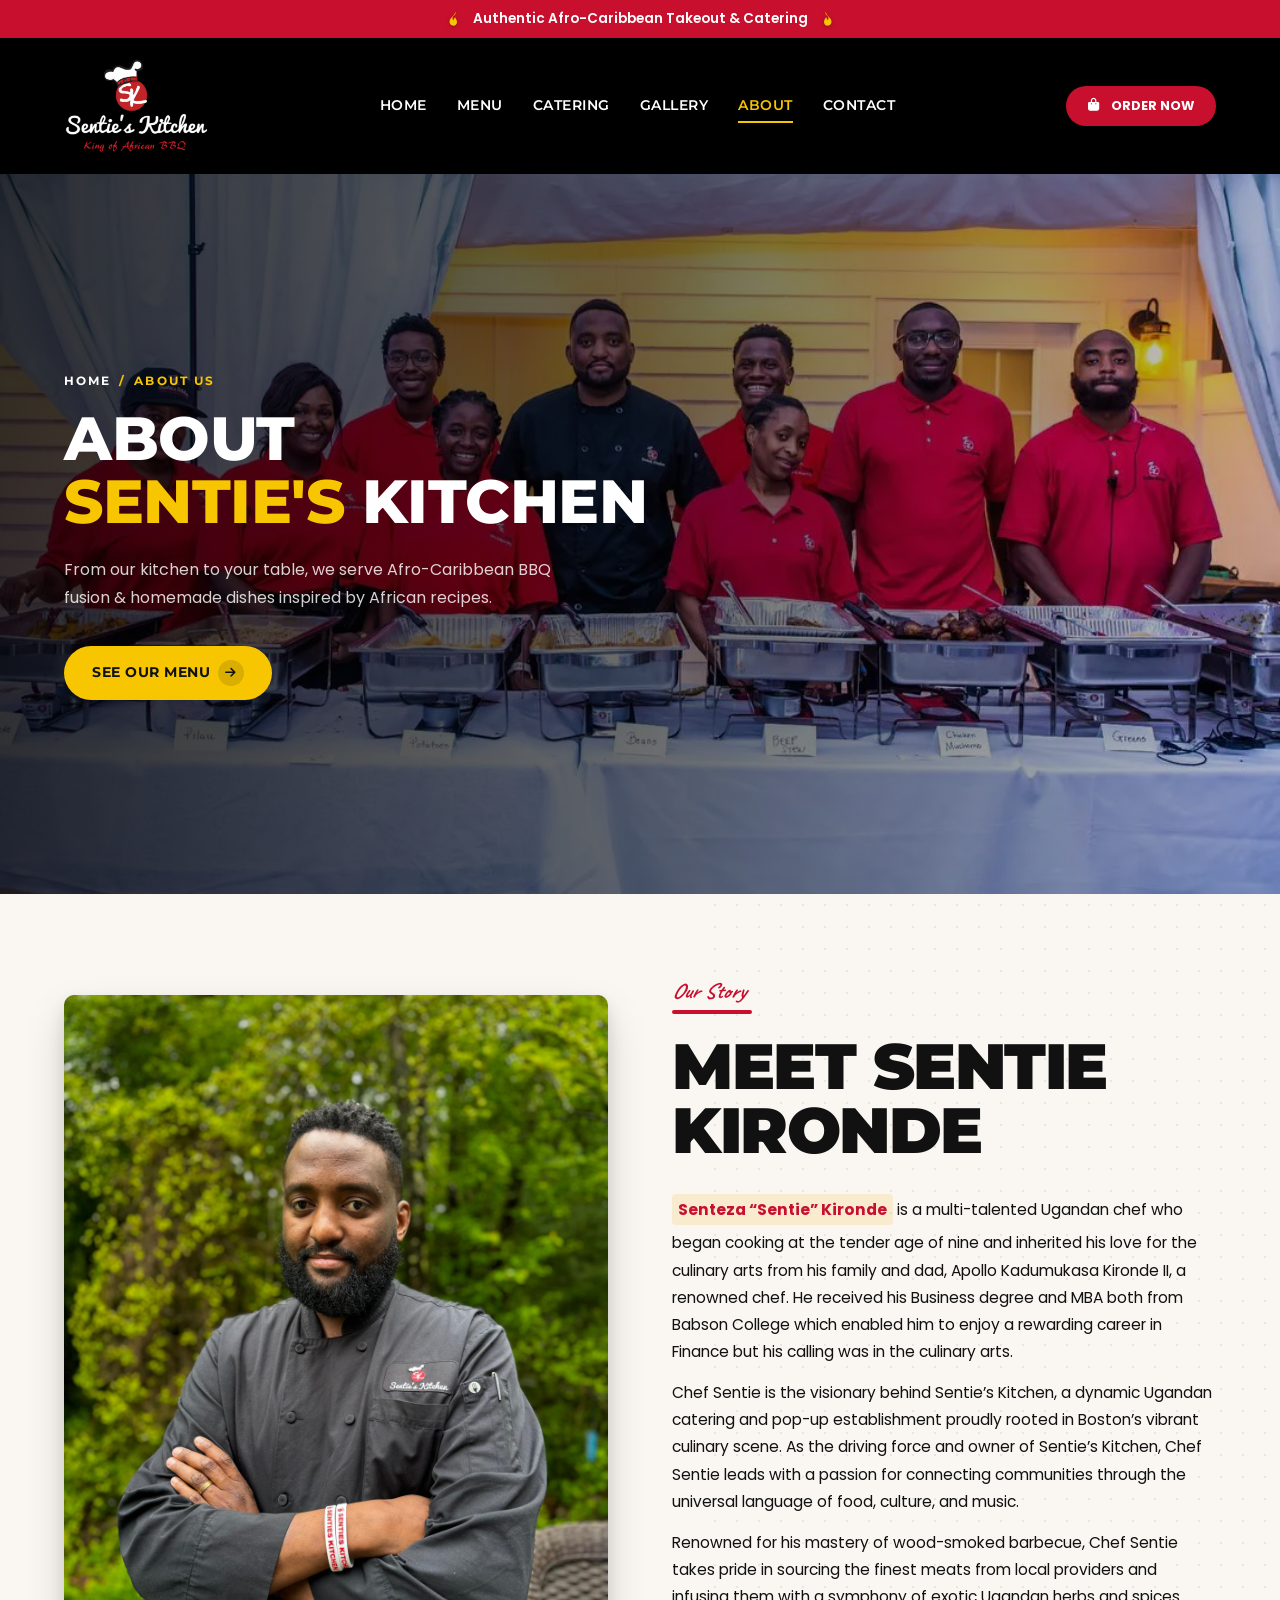
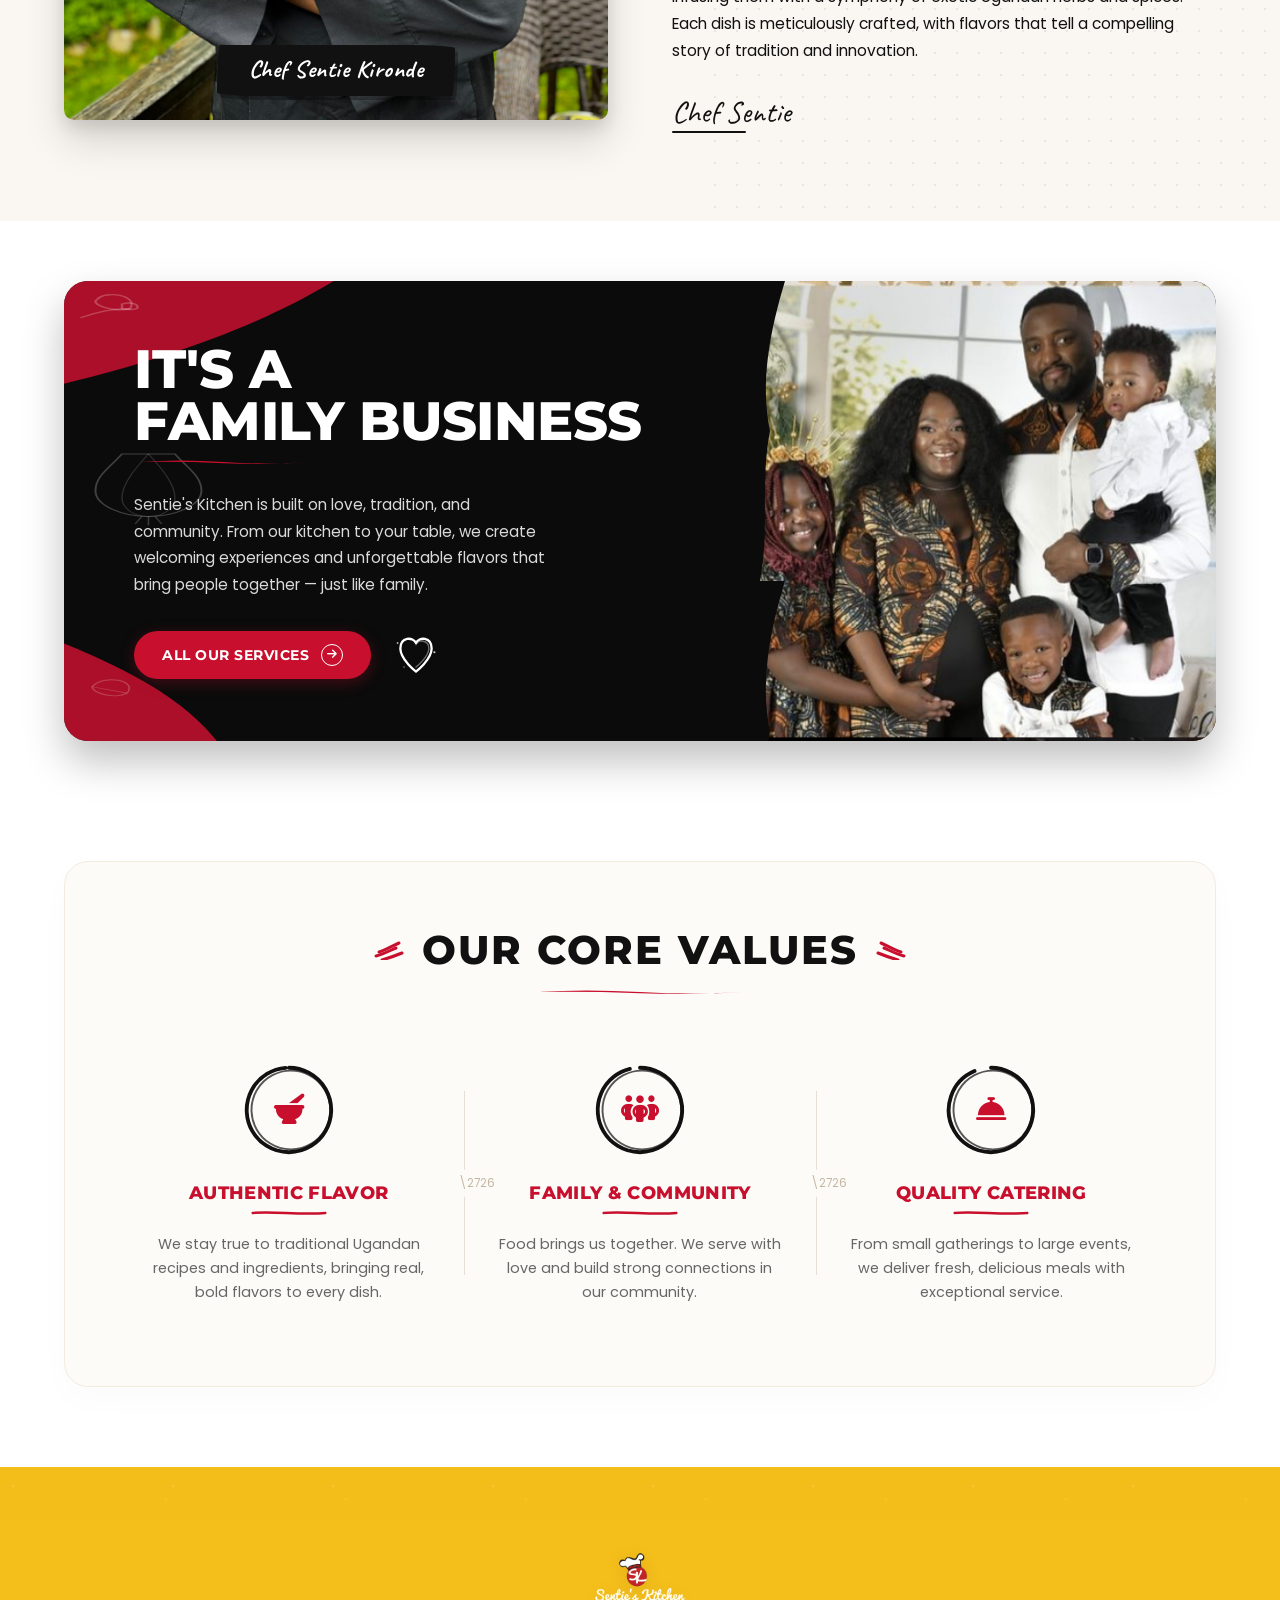
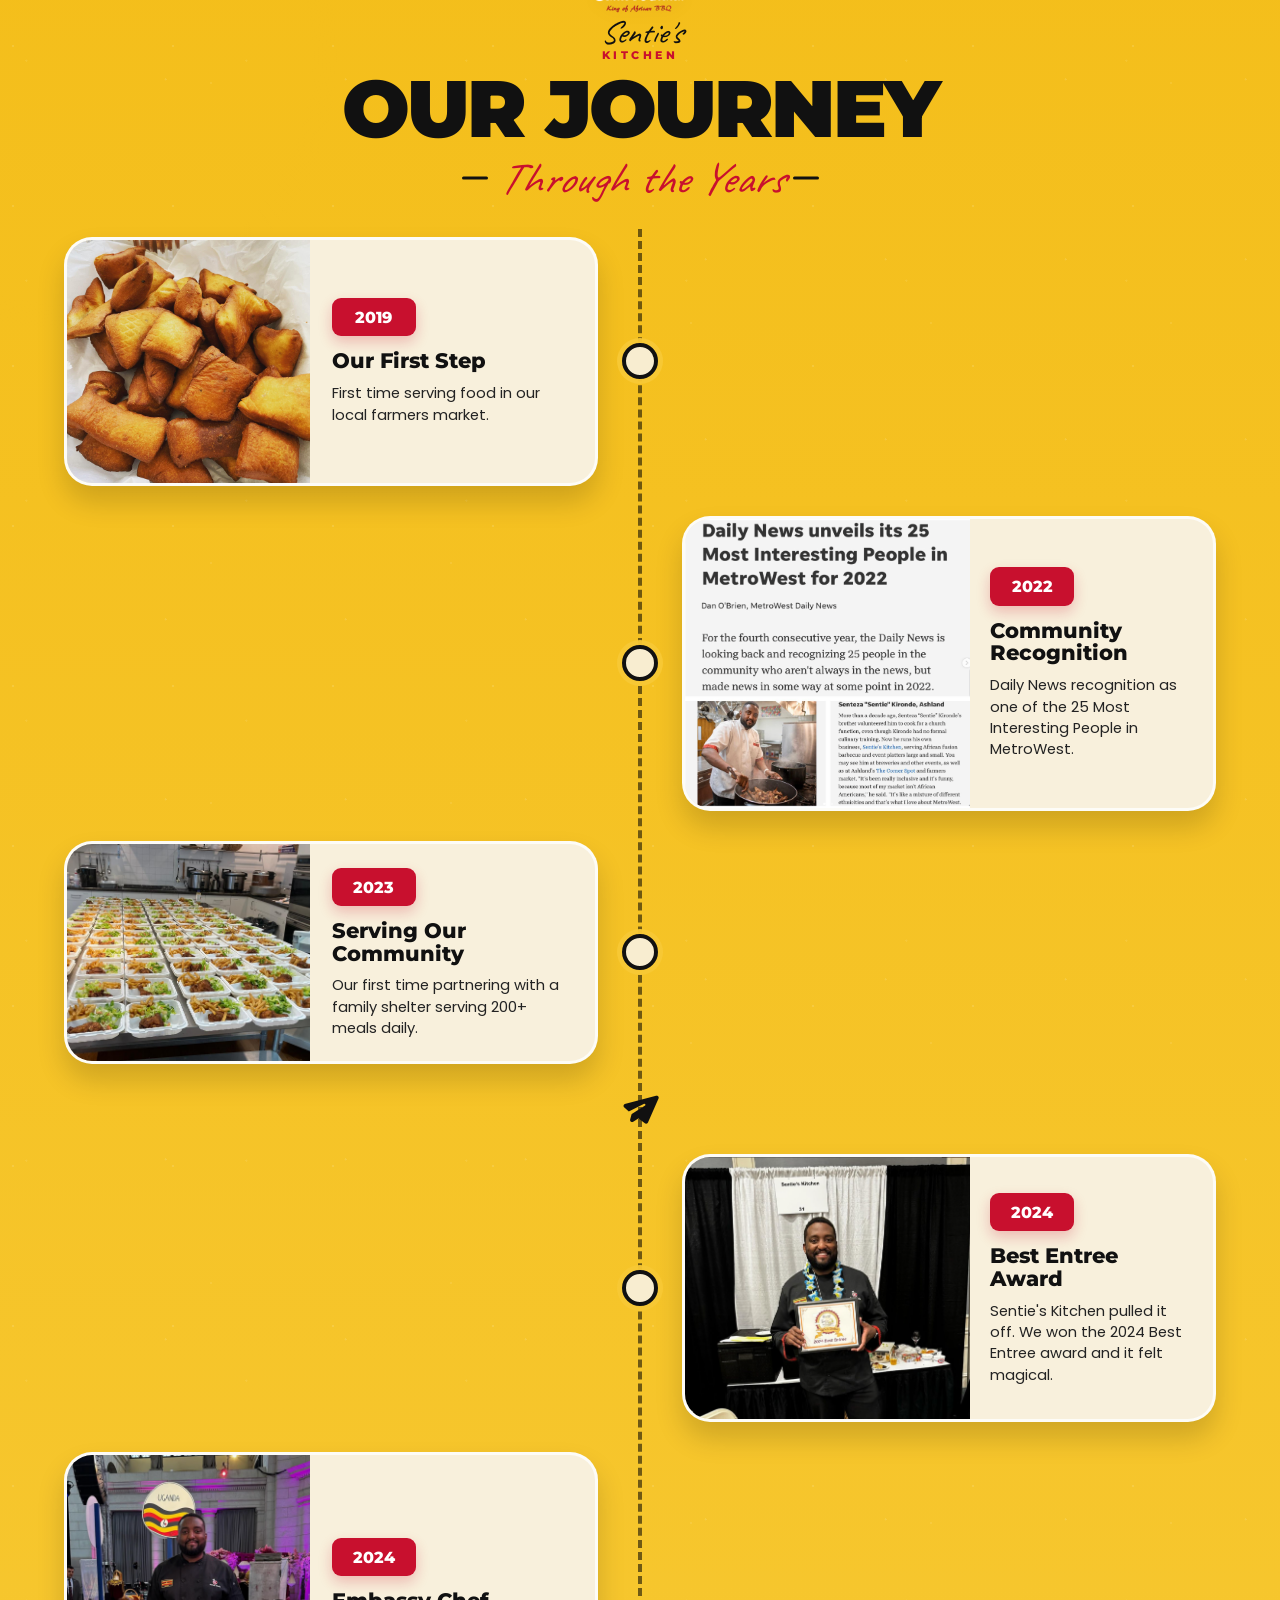
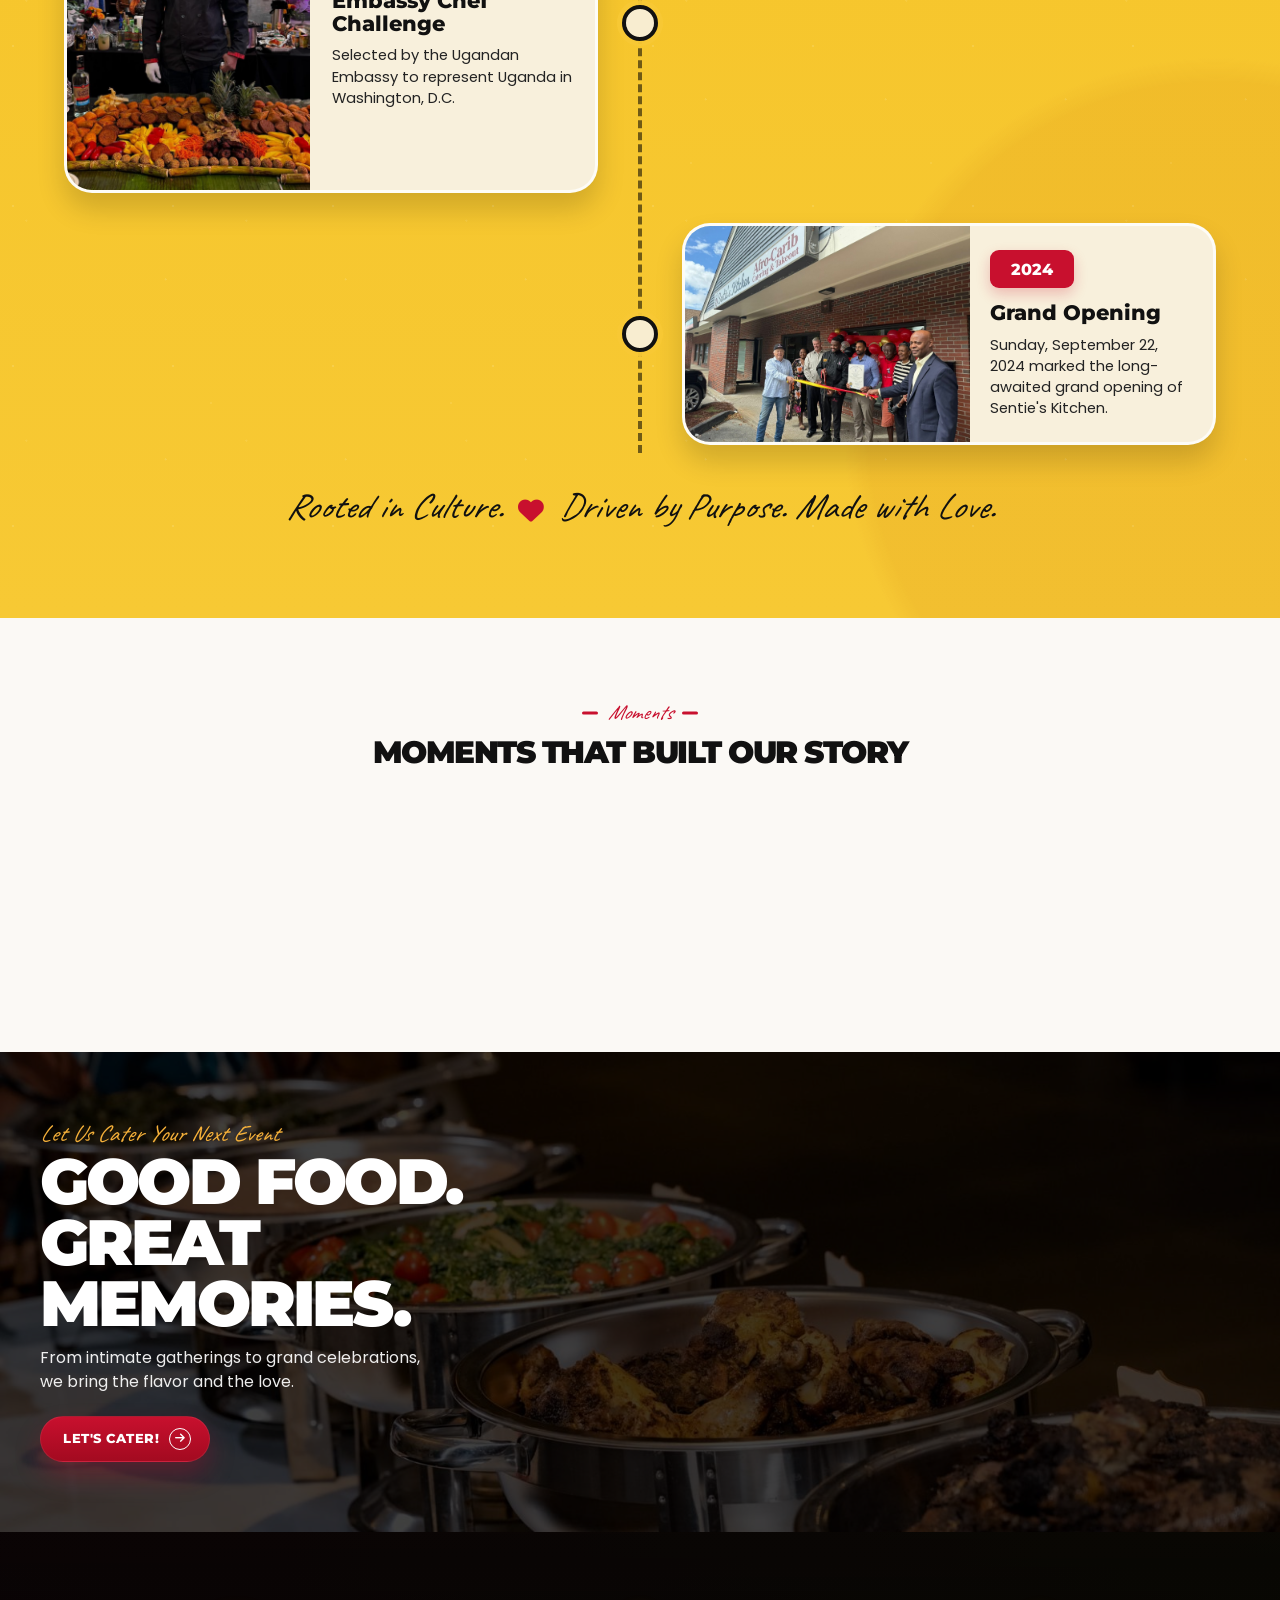
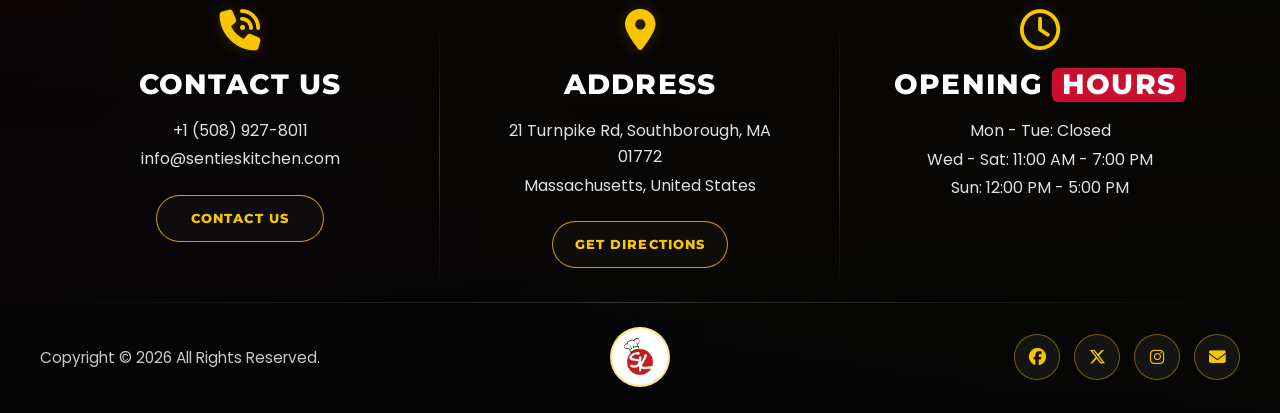
<file: about.html>
<!DOCTYPE html>
<html lang="en">

<head>
    <meta charset="UTF-8">
    <meta name="viewport" content="width=device-width, initial-scale=1.0">
    <meta name="description"
        content="Learn the story of Chef Senteza 'Sentie' Kironde and Sentie's Kitchen - authentic Ugandan cuisine and BBQ fusion born from family tradition and community service in Boston.">
    <meta name="keywords"
        content="Sentie's Kitchen, about us, our story, Sentie Kironde, Ugandan cuisine, catering, family business, MetroWest, Boston catering, Chef Sentie">
    <meta name="author" content="Sentie's Kitchen">

    <!-- Open Graph / Facebook SEO -->
    <meta property="og:type" content="website">
    <meta property="og:url" content="https://sentieskitchen.com/about.html">
    <meta property="og:title" content="About Us | Sentie's Kitchen - Chef Sentie Kironde">
    <meta property="og:description" content="Discover the story of Chef Sentie Kironde and how he brings authentic Ugandan flavors and wood-smoked BBQ to the Boston culinary scene.">
    <meta property="og:image" content="https://sentieskitchen.com/assets/images/about/Sentie%20Kironde.jpeg">
    <meta property="og:site_name" content="Sentie's Kitchen">

    <!-- Twitter SEO -->
    <meta name="twitter:card" content="summary_large_image">
    <meta name="twitter:url" content="https://sentieskitchen.com/about.html">
    <meta name="twitter:title" content="About Us | Sentie's Kitchen - Chef Sentie Kironde">
    <meta name="twitter:description" content="Discover the story of Chef Sentie Kironde and how he brings authentic Ugandan flavors and wood-smoked BBQ to the Boston culinary scene.">
    <meta name="twitter:image" content="https://sentieskitchen.com/assets/images/about/Sentie%20Kironde.jpeg">

    <!-- Canonical URL -->
    <link rel="canonical" href="https://sentieskitchen.com/about.html">

    <title>About Us - Sentie's Kitchen | Our Story</title>

    <!-- FontAwesome -->
    <link rel="stylesheet" href="https://cdnjs.cloudflare.com/ajax/libs/font-awesome/6.6.0/css/all.min.css">

    <!-- Main stylesheet (same as index) -->
    <link rel="stylesheet" href="style.css">
    <link rel="icon" href="assets/images/Logo%20catring.png" type="image/png">

    <style>
        /* =====================================================
           ABOUT PAGE - PAGE-SPECIFIC STYLES ONLY
           (Header, footer, .container, .btn etc. all come
            from style.css exactly as on the home page)
        ===================================================== */

        /* -- Short Hero ------------------------------------ */
        .about-hero {
            position: relative;
            min-height: 360px;
            display: flex;
            align-items: center;
            overflow: hidden;
            background-color: #111;
        }

        /* The provided banner image */
        .about-hero-bg {
            position: absolute;
            inset: 0;
            background: url('assets/images/new-picture/sentieskitchen 4.webp') center center / cover no-repeat;
        }

        /* Left-heavy gradient so text stays legible */
        .about-hero-overlay {
            position: absolute;
            inset: 0;
            background: linear-gradient(to right,
                    rgba(0, 0, 0, 0.80) 0%,
                    rgba(0, 0, 0, 0.55) 55%,
                    rgba(0, 0, 0, 0.20) 100%);
        }

        .about-hero-content-wrap {
            position: relative;
            z-index: 2;
            padding-top: 72px;
            padding-bottom: 72px;
        }

        .about-hero-breadcrumb {
            display: inline-flex;
            align-items: center;
            gap: 8px;
            font-family: var(--font-heading);
            font-size: 0.72rem;
            font-weight: 700;
            letter-spacing: 0.18em;
            text-transform: uppercase;
            color: rgba(255, 255, 255, 0.88);
            margin-bottom: 16px;
        }

        .about-hero-breadcrumb a {
            color: #fff;
            transition: color var(--transition-fast);
        }

        .about-hero-breadcrumb a:hover {
            color: var(--color-yellow);
        }

        .about-hero-breadcrumb span {
            color: var(--color-yellow);
        }

        /* Small eyebrow tag */
        .about-hero-eyebrow {
            display: inline-flex;
            align-items: center;
            gap: 10px;
            font-family: var(--font-heading);
            font-size: 0.72rem;
            font-weight: 700;
            letter-spacing: 0.22em;
            text-transform: uppercase;
            color: var(--color-yellow);
            margin-bottom: 18px;
        }

        .about-hero-eyebrow::before,
        .about-hero-eyebrow::after {
            content: '';
            display: block;
            width: 28px;
            height: 2px;
            background: var(--color-yellow);
            flex-shrink: 0;
        }

        /* "ABOUT SENTIE'S KITCHEN" heading */
        .about-hero-content-wrap h1 {
            font-family: var(--font-heading);
            font-size: clamp(2rem, 5.5vw, 3.8rem);
            font-weight: 800;
            text-transform: uppercase;
            color: #fff;
            line-height: 1.05;
            margin: 0 0 22px;
            letter-spacing: -0.5px;
            max-width: 640px;
        }

        .about-hero-content-wrap h1 span {
            color: var(--color-yellow);
        }

        /* Subtitle paragraph */
        .about-hero-subtitle {
            font-size: 1rem;
            color: rgba(255, 255, 255, 0.82);
            line-height: 1.75;
            max-width: 520px;
            margin: 0 0 34px;
        }

        /* Reuse existing .btn .btn-yellow from style.css */


        /* -- BREADCRUMB bar below hero -------------------- */
        .about-breadcrumb {
            background: #fff;
            border-bottom: 1px solid #eee;
            padding: 12px 0;
        }

        .about-breadcrumb-inner {
            display: flex;
            align-items: center;
            gap: 8px;
            font-family: var(--font-heading);
            font-size: 0.78rem;
            font-weight: 600;
            color: var(--color-text-muted);
            text-transform: uppercase;
            letter-spacing: 0.06em;
        }

        .about-breadcrumb-inner a {
            color: var(--color-text-muted);
            transition: color 0.2s;
        }

        .about-breadcrumb-inner a:hover {
            color: var(--color-red);
        }

        .about-breadcrumb-inner i {
            font-size: 0.6rem;
            color: var(--color-yellow);
        }

        .about-breadcrumb-inner span {
            color: var(--color-black);
        }


        /* -- Chef Story ----------------------------------- */
        .ab-chef-story {
            padding: 80px 0;
            background: #faf7f2;
            /* warm cream, matching ref image */
            position: relative;
            overflow: hidden;
        }

        /* subtle dot-pattern bg (right side of section) */
        .ab-chef-story::after {
            content: '';
            position: absolute;
            right: 0;
            top: 0;
            bottom: 0;
            width: 45%;
            background-image: radial-gradient(circle, rgba(0, 0, 0, 0.07) 1.5px, transparent 1.5px);
            background-size: 22px 22px;
            pointer-events: none;
            z-index: 0;
        }

        .ab-chef-grid {
            display: grid;
            grid-template-columns: 1fr 1fr;
            gap: 64px;
            align-items: center;
            position: relative;
            z-index: 1;
        }

        /* - Left: photo card - */
        .ab-chef-img-wrap {
            position: relative;
        }

        /* red crown top-left */
        .ab-chef-crown {
            position: absolute;
            top: -10px;
            left: 14px;
            z-index: 10;
            width: 60px;
            height: auto;
        }

        .ab-chef-img-main {
            width: 100%;
            object-fit: cover;
            object-position: top center;
            border-radius: 10px;
            display: block;
            box-shadow: 0 20px 40px rgba(0, 0, 0, 0.15), 0 8px 16px rgba(0, 0, 0, 0.1);
        }

        /* brushstroke name badge at bottom of photo */
        .ab-chef-name-badge {
            position: absolute;
            bottom: 24px;
            left: 0;
            right: 0;
            display: flex;
            align-items: center;
            justify-content: center;
            pointer-events: none;
        }

        .ab-chef-name-badge-inner {
            position: relative;
            display: inline-block;
            padding: 10px 32px 12px;
            color: #fff;
            font-family: var(--font-accent);
            font-size: 1.5rem;
            font-weight: 700;
            line-height: 1.2;
            text-align: center;
            /* brushstroke via clip + bg */
            background: #111;
            border-radius: 4px 60px 4px 60px / 60px 4px 60px 4px;
            box-shadow: 3px 4px 0 rgba(0, 0, 0, 0.3);
            letter-spacing: 0.02em;
        }

        /* - Right: text block - */
        .ab-chef-text-wrap {
            position: relative;
            z-index: 1;
            text-align: left;
            max-width: 620px;
        }

        /* "Our Story" in red italic Caveat + thick red underline */
        .ab-our-story-label {
            font-family: var(--font-accent);
            font-size: 1.35rem;
            font-weight: 700;
            color: var(--color-red);
            display: block;
            margin-bottom: 2px;
            font-style: italic;
        }

        .ab-our-story-underline {
            display: block;
            width: 80px;
            height: 4px;
            background: var(--color-red);
            border-radius: 2px;
            margin-bottom: 20px;
        }

        /* Giant bold heading */
        .ab-chef-title {
            font-family: var(--font-heading);
            font-size: clamp(2.6rem, 5vw, 4.2rem);
            font-weight: 900;
            line-height: 1.0;
            text-transform: uppercase;
            margin: 0 0 22px;
            color: var(--color-black);
            letter-spacing: -1.5px;
        }

        .ab-chef-text {
            font-size: 0.97rem;
            color: var(--color-black);
            line-height: 1.75;
            margin-bottom: 14px;
        }

        .ab-chef-text strong {
            color: var(--color-black);
            font-size: inherit;
            margin-top: 10px;
            margin-bottom: 0;
            display: block;
            font-style: normal;
            font-weight: 700;
        }

        .ab-sig {
            display: inline-block;
            margin-top: 18px;
            font-family: var(--font-accent);
            font-size: 1.9rem;
            color: var(--color-black);
            line-height: 1;
            position: relative;
            padding-bottom: 8px;
        }

        .ab-sig::after {
            content: '';
            display: block;
            width: 74px;
            height: 2px;
            margin-top: 4px;
            background: currentColor;
            border-radius: 999px;
        }

        /* -- Family Business ------------------------------- */
        .ab-family-section {
            padding: 60px 0;
            background: transparent;
        }

        .ab-family {
            display: grid;
            grid-template-columns: 1.15fr 0.85fr;
            min-height: 460px;
            background: #0b0b0b; /* deep charcoal black */
            border-radius: 24px;
            overflow: hidden;
            position: relative;
            box-shadow: 0 20px 40px rgba(0, 0, 0, 0.25);
        }

        /* LEFT dark panel */
        .ab-family-left {
            position: relative;
            padding: 60px 50px 60px 70px;
            display: flex;
            flex-direction: column;
            justify-content: center;
            overflow: hidden;
            z-index: 2;
        }

        /* SVG brush background */
        .ab-family-bg-svg {
            position: absolute;
            inset: 0;
            width: 100%;
            height: 100%;
            pointer-events: none;
            z-index: 1;
        }

        .ab-family-heading {
            font-family: var(--font-heading);
            font-size: clamp(2.3rem, 4.5vw, 3.4rem);
            font-weight: 800;
            color: #fff;
            text-transform: uppercase;
            line-height: 0.95;
            margin: 0 0 10px;
            letter-spacing: -0.5px;
            z-index: 2;
        }

        /* Wavy red brush underline */
        .ab-brush-line {
            width: 180px;
            height: 12px;
            margin-bottom: 24px;
            display: block;
            z-index: 2;
        }

        .ab-family-text {
            color: rgba(255, 255, 255, 0.85);
            font-size: 0.95rem;
            line-height: 1.75;
            margin-bottom: 32px;
            max-width: 420px;
            z-index: 2;
        }

        /* button row */
        .ab-family-btn-row {
            display: flex;
            align-items: center;
            gap: 22px;
            z-index: 2;
        }

        .ab-family-btn {
            display: inline-flex;
            align-items: center;
            gap: 12px;
            background: var(--color-red);
            color: #fff;
            padding: 13px 28px;
            border-radius: 50px;
            font-family: var(--font-heading);
            font-weight: 700;
            font-size: 0.88rem;
            text-transform: uppercase;
            letter-spacing: 0.5px;
            transition: background 0.3s, transform 0.2s, box-shadow 0.3s;
            box-shadow: 0 4px 15px rgba(200, 16, 46, 0.3);
        }

        .ab-family-btn:hover {
            background: var(--color-red-hover);
            transform: translateY(-2px);
            box-shadow: 0 6px 20px rgba(200, 16, 46, 0.4);
            color: #fff;
        }

        .ab-btn-arrow {
            display: inline-flex;
            align-items: center;
            justify-content: center;
            width: 22px;
            height: 22px;
            border: 1.5px solid #fff;
            border-radius: 50%;
            font-size: 0.7rem;
            transition: transform 0.3s;
        }

        .ab-family-btn:hover .ab-btn-arrow {
            transform: translateX(2px);
        }

        /* chalk heart */
        .ab-family-heart-svg {
            width: 46px;
            height: 46px;
            animation: heartbeat 2.5s ease-in-out infinite;
        }

        @keyframes heartbeat {
            0%, 100% { transform: scale(1); }
            50% { transform: scale(1.1); }
        }

        /* RIGHT photo */
        .ab-family-right {
            position: relative;
            overflow: hidden;
            min-height: 100%;
        }

        .ab-family-right img {
            width: 100%;
            height: 100%;
            object-fit: cover;
            object-position: center top;
            display: block;
            transition: transform 0.6s ease;
        }

        .ab-family:hover .ab-family-right img {
            transform: scale(1.04);
        }

        /* wavy vertical brush transition */
        .ab-family-divider-brush {
            position: absolute;
            top: 0;
            left: -1px;
            width: 60px;
            height: 100%;
            background: url("data:image/svg+xml,%3Csvg xmlns='http://www.w3.org/2000/svg' width='60' height='300' viewBox='0 0 60 300' preserveAspectRatio='none'%3E%3Cpath d='M60,0 C45,50 35,100 45,150 C35,200 45,250 35,300 L0,300 L0,0 Z' fill='%230b0b0b'/%3E%3C/svg%3E") repeat-y;
            z-index: 3;
            pointer-events: none;
        }

        /* -- Core Values -------------------------------- */
        .ab-values-section {
            padding: 60px 0 80px;
            background: transparent;
        }

        .ab-values-card {
            background: #fdfbf7; /* warm beige/cream card background */
            border-radius: 24px;
            padding: 64px 48px 72px;
            box-shadow: 0 12px 35px rgba(0, 0, 0, 0.02);
            border: 1px solid #f2ebde;
        }

        /* Arrow-style heading with red brush arrows flanking */
        .ab-values-heading-wrap {
            text-align: center;
            margin-bottom: 48px;
        }

        .ab-values-heading-row {
            display: inline-flex;
            align-items: center;
            gap: 18px;
        }

        .ab-heading-brush-arrow {
            width: 30px;
            height: 20px;
            display: block;
        }

        .ab-heading-brush-arrow.right-arrow {
            transform: scaleX(-1);
        }

        .ab-values-heading-row h2 {
            font-family: var(--font-heading);
            font-size: clamp(1.8rem, 3.5vw, 2.5rem);
            font-weight: 800;
            text-transform: uppercase;
            letter-spacing: 0.05em;
            margin: 0;
            color: var(--color-black);
        }

        .ab-brush-line-values {
            width: 220px;
            height: 12px;
            margin: 12px auto 0;
            display: block;
        }

        /* 3-column grid with vertical separator lines */
        .ab-values-grid {
            display: grid;
            grid-template-columns: repeat(3, 1fr);
            margin-top: 54px;
        }

        .ab-value-card {
            text-align: center;
            padding: 10px 32px;
            position: relative;
            background: transparent;
            border: none;
            box-shadow: none;
            border-radius: 0;
        }

        /* thin vertical line between cards */
        .ab-value-card + .ab-value-card::before {
            content: '';
            position: absolute;
            left: 0;
            top: 15%;
            bottom: 15%;
            width: 1px;
            background: #e6dfd5;
        }

        /* diamond dot on the divider line */
        .ab-value-card + .ab-value-card::after {
            content: '\\2726';
            position: absolute;
            left: -5px;
            top: 50%;
            transform: translateY(-50%);
            color: #c4b6a2;
            font-size: 0.72rem;
            background: #fdfbf7;
            padding: 4px 0;
        }

        /* Icon circular brush stroke wrapper */
        .ab-value-icon-wrapper {
            width: 96px;
            height: 96px;
            position: relative;
            margin: 0 auto 24px;
            display: flex;
            align-items: center;
            justify-content: center;
            transition: transform 0.3s ease;
        }

        .ab-value-card:hover .ab-value-icon-wrapper {
            transform: scale(1.08);
        }

        .ab-icon-brush-circle {
            position: absolute;
            inset: 0;
            width: 100%;
            height: 100%;
            pointer-events: none;
            z-index: 1;
        }

        .ab-value-icon-inner {
            position: relative;
            z-index: 2;
            font-size: 1.9rem;
            color: var(--color-red);
        }

        .ab-value-card h3 {
            font-family: var(--font-heading);
            font-size: 1.1rem;
            font-weight: 800;
            text-transform: uppercase;
            letter-spacing: 0.02em;
            margin: 0 0 6px;
            color: var(--color-red);
        }

        /* small title underline */
        .ab-title-underline {
            width: 80px;
            height: 8px;
            margin: 0 auto 16px;
            display: block;
        }

        .ab-value-card p {
            font-size: 0.9rem;
            color: var(--color-text-muted);
            line-height: 1.65;
            margin: 0;
        }

        /* -- Journey (Yellow) ----------------------------- */
        .ab-journey {
            background: var(--color-yellow);
            padding: 90px 0 100px;
            position: relative;
            overflow: hidden;
        }

        .ab-journey-decor {
            position: absolute;
            font-size: 1.7rem;
            opacity: 0.15;
            pointer-events: none;
            color: #000;
        }

        .ab-jd1 {
            top: 10%;
            left: 3%;
            transform: rotate(-18deg);
        }

        .ab-jd2 {
            top: 28%;
            right: 4%;
            transform: rotate(22deg);
        }

        .ab-jd3 {
            bottom: 18%;
            left: 6%;
            transform: rotate(10deg);
        }

        .ab-jd4 {
            bottom: 8%;
            right: 7%;
            transform: rotate(-22deg);
        }

        .ab-jd5 {
            top: 5%;
            right: 18%;
            transform: rotate(8deg);
        }

        .ab-jd6 {
            bottom: 32%;
            left: 14%;
            transform: rotate(-5deg);
        }

        .ab-journey-sub {
            font-size: 0.88rem;
            color: rgba(0, 0, 0, 0.6);
            text-align: center;
            margin-bottom: 52px;
            font-style: italic;
        }

        /* Airplane path */
        .ab-plane-row {
            display: flex;
            align-items: center;
            gap: 0;
            margin-bottom: 52px;
        }

        .ab-plane-line {
            flex: 1;
            height: 0;
            border-top: 3px dashed rgba(0, 0, 0, 0.22);
        }

        .ab-plane-icon {
            font-size: 2.2rem;
            color: var(--color-black);
            transform: rotate(45deg);
            margin: 0 12px;
        }

        /* Zigzag timeline */
        .ab-timeline {
            position: relative;
        }

        .ab-timeline::before {
            content: '';
            position: absolute;
            left: 50%;
            top: 0;
            bottom: 0;
            width: 3px;
            border-left: 3px dashed rgba(0, 0, 0, 0.22);
            transform: translateX(-50%);
        }

        .ab-tl-item {
            display: grid;
            grid-template-columns: 1fr 64px 1fr;
            align-items: center;
            margin-bottom: 44px;
            position: relative;
        }

        .ab-tl-dot {
            display: flex;
            align-items: center;
            justify-content: center;
            z-index: 2;
        }

        .ab-tl-circle {
            width: 54px;
            height: 54px;
            background: var(--color-red);
            color: #fff;
            border-radius: 50%;
            display: flex;
            align-items: center;
            justify-content: center;
            font-family: var(--font-heading);
            font-size: 0.78rem;
            font-weight: 800;
            letter-spacing: -0.02em;
            border: 4px solid #fff;
            box-shadow: 0 4px 18px rgba(200, 16, 46, 0.35);
            text-align: center;
            line-height: 1.1;
        }

        .ab-tl-left {
            display: flex;
            justify-content: flex-end;
            padding-right: 30px;
        }

        .ab-tl-right {
            display: flex;
            justify-content: flex-start;
            padding-left: 30px;
        }

        .ab-tl-card {
            background: #fff;
            border-radius: var(--border-radius-md);
            overflow: hidden;
            box-shadow: 0 8px 32px rgba(0, 0, 0, 0.12);
            max-width: 340px;
            width: 100%;
            transition: transform var(--transition-normal);
        }

        .ab-tl-card:hover {
            transform: translateY(-3px);
        }

        .ab-tl-card img {
            width: 100%;
            height: 160px;
            object-fit: cover;
            display: block;
        }

        .ab-tl-card-body {
            padding: 16px 18px 18px;
        }

        .ab-tl-year {
            display: inline-block;
            background: var(--color-red);
            color: #fff;
            font-family: var(--font-heading);
            font-size: 0.68rem;
            font-weight: 800;
            letter-spacing: 0.14em;
            padding: 3px 10px;
            border-radius: 20px;
            margin-bottom: 8px;
            text-transform: uppercase;
        }

        .ab-tl-card-body h4 {
            font-family: var(--font-heading);
            font-size: 0.92rem;
            font-weight: 800;
            margin: 0 0 6px;
            text-transform: uppercase;
            color: var(--color-black);
        }

        .ab-tl-card-body p {
            font-size: 0.82rem;
            color: var(--color-text-muted);
            line-height: 1.6;
            margin: 0;
        }

        /* -- Meet The Team -------------------------------- */
        /* New Journey Section Layout */
        .ab-journey-v2 {
            background: linear-gradient(180deg, #f4be1a 0%, #f7c934 100%);
            position: relative;
            overflow: hidden;
            padding: 84px 0 92px;
        }

        .ab-journey-v2::before,
        .ab-journey-v2::after {
            content: '';
            position: absolute;
            inset: 0;
            pointer-events: none;
        }

        .ab-journey-v2::before {
            background:
                radial-gradient(circle at 8% 12%, rgba(255, 255, 255, 0.18) 0 1px, transparent 1.2px),
                radial-gradient(circle at 92% 18%, rgba(255, 255, 255, 0.16) 0 1px, transparent 1.2px),
                radial-gradient(circle at 12% 88%, rgba(255, 255, 255, 0.12) 0 1px, transparent 1.2px),
                radial-gradient(circle at 88% 90%, rgba(255, 255, 255, 0.12) 0 1px, transparent 1.2px);
            background-size: 160px 160px, 180px 180px, 220px 220px, 240px 240px;
            opacity: 0.7;
        }

        .ab-journey-v2::after {
            background:
                radial-gradient(circle at 5% 8%, rgba(255, 255, 255, 0.14) 0 10%, transparent 11%),
                radial-gradient(circle at 95% 92%, rgba(193, 119, 0, 0.18) 0 14%, transparent 15%);
            opacity: 0.5;
            mix-blend-mode: multiply;
        }

        .ab-journey-shell {
            position: relative;
            z-index: 1;
        }

        .ab-journey-top {
            text-align: center;
            max-width: 880px;
            margin: 0 auto 28px;
        }

        .ab-journey-brand {
            display: inline-flex;
            flex-direction: column;
            align-items: center;
            gap: 2px;
            margin-bottom: 8px;
        }

        .ab-journey-brand img {
            width: 92px;
            height: auto;
            display: block;
            filter: drop-shadow(0 3px 8px rgba(0, 0, 0, 0.08));
        }

        .ab-journey-brand span {
            font-family: var(--font-accent);
            font-size: 2rem;
            line-height: 1;
            color: #111;
        }

        .ab-journey-brand small {
            font-family: var(--font-heading);
            font-size: 0.68rem;
            font-weight: 800;
            letter-spacing: 0.32em;
            color: var(--color-red);
            margin-top: -4px;
        }

        .ab-journey-title {
            font-family: var(--font-heading);
            font-size: clamp(3rem, 8vw, 5rem);
            font-weight: 900;
            line-height: 0.92;
            text-transform: uppercase;
            letter-spacing: -2.8px;
            color: #111;
            margin: 0;
        }

        .ab-journey-script {
            position: relative;
            display: inline-block;
            font-family: var(--font-accent);
            font-size: clamp(1.9rem, 4vw, 2.8rem);
            color: var(--color-red);
            line-height: 1;
            margin: 10px 0 0;
            padding: 0 36px;
        }

        .ab-journey-script::before,
        .ab-journey-script::after {
            content: '';
            position: absolute;
            top: 50%;
            width: 26px;
            height: 3px;
            background: #111;
            border-radius: 999px;
            transform: translateY(-50%);
        }

        .ab-journey-script::before {
            left: 0;
        }

        .ab-journey-script::after {
            right: 0;
        }

        .ab-journey-track {
            position: relative;
            display: flex;
            flex-direction: column;
            gap: 30px;
            margin-top: 18px;
            padding: 8px 0 8px;
        }

        .ab-journey-track::before {
            content: '';
            position: absolute;
            left: 50%;
            top: 0;
            bottom: 0;
            border-left: 4px dashed rgba(0, 0, 0, 0.55);
            transform: translateX(-50%);
        }

        .ab-journey-row {
            display: grid;
            grid-template-columns: minmax(0, 1fr) 84px minmax(0, 1fr);
            align-items: center;
            position: relative;
        }

        .ab-journey-node {
            display: flex;
            align-items: center;
            justify-content: center;
            z-index: 2;
        }

        .ab-journey-node::before {
            content: '';
            width: 28px;
            height: 28px;
            border-radius: 50%;
            border: 4px solid #111;
            background: #f8edd0;
            box-shadow: 0 0 0 5px rgba(248, 201, 53, 0.95);
        }

        .ab-journey-card {
            justify-self: end;
            width: min(100%, 560px);
            display: grid;
            grid-template-columns: 0.46fr 0.54fr;
            min-height: 220px;
            background: #f8f0dc;
            border-radius: 28px;
            overflow: hidden;
            border: 3px solid rgba(255, 255, 255, 0.78);
            box-shadow: 0 16px 28px rgba(0, 0, 0, 0.16);
        }

        .ab-journey-card.is-reverse {
            justify-self: start;
            grid-template-columns: 0.54fr 0.46fr;
        }

        .ab-journey-media {
            min-height: 100%;
        }

        .ab-journey-media img {
            width: 100%;
            height: 100%;
            object-fit: cover;
            display: block;
        }

        .ab-journey-copy {
            padding: 24px 22px 22px 22px;
            display: flex;
            flex-direction: column;
            justify-content: center;
            color: #111;
        }

        .ab-journey-card.is-reverse .ab-journey-copy {
            padding: 24px 20px 22px 20px;
        }

        .ab-journey-year {
            display: inline-flex;
            align-items: center;
            justify-content: center;
            min-width: 84px;
            align-self: flex-start;
            margin-bottom: 14px;
            padding: 6px 16px;
            border-radius: 9px;
            background: var(--color-red);
            color: #fff;
            font-family: var(--font-heading);
            font-size: 1.02rem;
            font-weight: 800;
            box-shadow: 0 6px 14px rgba(200, 16, 46, 0.24);
        }

        .ab-journey-copy h3 {
            font-family: var(--font-heading);
            font-size: 1.3rem;
            font-weight: 800;
            color: #111;
            margin: 0;
            line-height: 1.1;
        }

        .ab-journey-copy p {
            font-size: 0.92rem;
            line-height: 1.45;
            color: #232323;
            margin: 10px 0 0;
        }

        .ab-journey-copy p strong {
            color: var(--color-red);
            font-weight: 800;
        }

        .ab-journey-plane {
            position: relative;
            z-index: 2;
            display: flex;
            justify-content: center;
            margin: -2px 0 0;
        }

        .ab-journey-plane i {
            font-size: 2rem;
            color: #111;
            transform: rotate(15deg);
        }

        .ab-journey-bottom {
            margin-top: 34px;
            text-align: center;
            font-family: var(--font-accent);
            font-size: clamp(1.8rem, 2.8vw, 2.6rem);
            line-height: 1.1;
            color: #111;
        }

        .ab-journey-bottom i {
            color: var(--color-red);
            font-size: 0.72em;
            vertical-align: middle;
            margin: 0 6px;
        }

        .ab-team {
            padding: 90px 0;
            background: #fff;
        }

        .ab-team-sub {
            text-align: center;
            font-size: 0.92rem;
            color: var(--color-text-muted);
            margin: 10px auto 48px;
            max-width: 480px;
        }

        .ab-team-grid {
            display: grid;
            grid-template-columns: repeat(4, 1fr);
            gap: 24px;
            margin-bottom: 40px;
        }

        .ab-team-card {
            background: var(--color-gray-light);
            border-radius: var(--border-radius-md);
            overflow: hidden;
            box-shadow: var(--shadow-sm);
            border: 1px solid var(--color-gray-border);
            text-align: center;
            transition: transform var(--transition-normal), box-shadow var(--transition-normal);
        }

        .ab-team-card:hover {
            transform: translateY(-5px);
            box-shadow: var(--shadow-md);
        }

        .ab-team-card img {
            width: 100%;
            height: 230px;
            object-fit: cover;
            display: block;
        }

        .ab-team-card-body {
            padding: 16px;
        }

        .ab-team-card-body h4 {
            font-family: var(--font-heading);
            font-size: 0.95rem;
            font-weight: 800;
            text-transform: uppercase;
            margin: 0 0 4px;
        }

        .ab-team-card-body span {
            font-size: 0.8rem;
            color: var(--color-red);
            font-weight: 600;
        }

        .ab-team-cta {
            text-align: center;
        }

        /* -- Moments Gallery ------------------------------ */
        .ab-moments {
            padding: 90px 0;
            background: var(--color-gray-light);
        }

        .ab-moments-grid {
            display: grid;
            grid-template-columns: repeat(5, 1fr);
            grid-auto-rows: 200px;
            gap: 12px;
            margin-top: 48px;
        }

        .ab-moment-item {
            overflow: hidden;
            border-radius: var(--border-radius-sm);
            cursor: pointer;
        }

        .ab-moment-item:first-child {
            grid-column: span 2;
            grid-row: span 2;
        }

        .ab-moment-item img {
            width: 100%;
            height: 100%;
            object-fit: cover;
            display: block;
            transition: transform var(--transition-slow);
        }

        .ab-moment-item:hover img {
            transform: scale(1.07);
        }

        /* -- Red CTA -------------------------------------- */
        .ab-cta {
            background: var(--color-red);
            padding: 80px 24px;
            text-align: center;
            position: relative;
            overflow: hidden;
        }

        .ab-cta::before {
            content: '';
            position: absolute;
            inset: 0;
            background: url("data:image/svg+xml,%3Csvg width='60' height='60' viewBox='0 0 60 60' xmlns='http://www.w3.org/2000/svg'%3E%3Cg fill='%23ffffff' fill-opacity='0.04'%3E%3Cpath d='M36 34v-4h-2v4h-4v2h4v4h2v-4h4v-2h-4zm0-30V0h-2v4h-4v2h4v4h2V6h4V4h-4zM6 34v-4H4v4H0v2h4v4h2v-4h4v-2H6zM6 4V0H4v4H0v2h4v4h2V6h4V4H6z'/%3E%3C/g%3E%3C/svg%3E");
        }

        .ab-cta-inner {
            position: relative;
            z-index: 1;
            max-width: 700px;
            margin: 0 auto;
        }

        .ab-cta-icon {
            width: 76px;
            height: 76px;
            background: rgba(255, 255, 255, 0.15);
            border-radius: 50%;
            display: flex;
            align-items: center;
            justify-content: center;
            margin: 0 auto 22px;
        }

        .ab-cta-icon i {
            font-size: 1.9rem;
            color: #fff;
        }

        .ab-cta-inner h2 {
            font-family: var(--font-heading);
            font-size: clamp(1.5rem, 3.5vw, 2.4rem);
            font-weight: 800;
            color: #fff;
            text-transform: uppercase;
            margin: 0 0 14px;
            line-height: 1.1;
        }

        .ab-cta-inner p {
            color: rgba(255, 255, 255, 0.85);
            font-size: 0.96rem;
            line-height: 1.65;
            margin: 0 0 30px;
        }

        .ab-cta-btns {
            display: flex;
            justify-content: center;
            gap: 14px;
            flex-wrap: wrap;
        }

        /* White button for CTA */
        .btn-cta-white {
            display: inline-flex;
            align-items: center;
            justify-content: center;
            gap: 8px;
            background: #fff;
            color: var(--color-red);
            font-family: var(--font-heading);
            font-weight: 700;
            font-size: 0.85rem;
            text-transform: uppercase;
            letter-spacing: 0.5px;
            padding: 14px 28px;
            border-radius: 30px;
            border: 2px solid #fff;
            transition: var(--transition-normal);
            cursor: pointer;
        }

        .btn-cta-white:hover {
            background: transparent;
            color: #fff;
        }

        /* -- Scroll fade-up animation --------------------- */
        .ab-fade {
            opacity: 0;
            transform: translateY(28px);
            transition: opacity 0.6s ease, transform 0.6s ease;
        }

        .ab-fade.visible {
            opacity: 1;
            transform: translateY(0);
        }

        /* -- Responsive ----------------------------------- */
        @media (max-width: 1024px) {
            .ab-team-grid {
                grid-template-columns: repeat(2, 1fr);
            }
        }

        @media (max-width: 768px) {

            /* Hero */
            .about-hero {
                min-height: 320px;
            }

            .about-hero-content-wrap {
                padding-top: 56px;
                padding-bottom: 56px;
            }

            .about-hero-content-wrap h1 {
                font-size: clamp(1.95rem, 8vw, 2.5rem);
                max-width: 320px;
            }

            .about-hero-breadcrumb {
                font-size: 0.64rem;
                gap: 6px;
                letter-spacing: 0.12em;
                margin-bottom: 12px;
            }

            /* Chef */
            .ab-chef-grid {
                grid-template-columns: 1fr;
                gap: 32px;
            }

            .ab-chef-img-main {
                height: 300px;
            }

            .ab-sig {
                font-size: 1.6rem;
            }

            .ab-journey-v2 {
                padding: 72px 0 78px;
            }

            .ab-journey-top {
                margin-bottom: 28px;
            }

            .ab-journey-title {
                font-size: clamp(2.2rem, 12vw, 3.6rem);
                letter-spacing: -1.6px;
            }

            .ab-journey-script {
                font-size: 1.8rem;
                padding: 0 24px;
            }

            .ab-journey-script::before,
            .ab-journey-script::after {
                width: 18px;
            }

            .ab-journey-intro {
                font-size: 0.95rem;
            }

            .ab-journey-track {
                gap: 20px;
            }

            .ab-journey-track::before {
                left: 18px;
                transform: none;
            }

            .ab-journey-row {
                grid-template-columns: 1fr;
                gap: 14px;
            }

            .ab-journey-row > div:not(.ab-journey-node) {
                display: none;
            }

            .ab-journey-node {
                display: none;
            }

            .ab-journey-card,
            .ab-journey-card.is-reverse {
                justify-self: stretch;
                width: 100%;
                grid-template-columns: 1fr;
                min-height: auto;
            }

            .ab-journey-card.is-reverse .ab-journey-copy,
            .ab-journey-copy {
                padding: 18px 18px 16px;
            }

            .ab-journey-media {
                height: 210px;
            }

            .ab-journey-plane {
                margin: 2px 0 0;
            }

            .ab-journey-bottom {
                margin-top: 24px;
                font-size: 1.7rem;
            }

            /* Family Business & Values Responsive Adjustments */
            .ab-family {
                grid-template-columns: 1fr;
                min-height: auto;
            }

            .ab-family-left {
                padding: 40px 24px 48px;
            }

            .ab-family-divider-brush {
                display: none;
            }

            .ab-family-right {
                height: 280px;
                min-height: auto;
            }

            .ab-values-card {
                padding: 48px 24px;
            }

            .ab-values-grid {
                grid-template-columns: 1fr;
                gap: 48px;
            }

            .ab-value-card {
                padding: 0;
            }

            .ab-value-card + .ab-value-card::before,
            .ab-value-card + .ab-value-card::after {
                display: none;
            }

            /* Timeline - stack vertically */
            .ab-timeline::before {
                left: 26px;
            }

            .ab-tl-item {
                display: flex;
                flex-direction: row;
                align-items: flex-start;
                gap: 16px;
            }

            .ab-tl-left,
            .ab-tl-right {
                padding: 0;
                justify-content: flex-start;
            }

            .ab-tl-card {
                max-width: 100%;
            }

            /* Team */
            .ab-team-grid {
                grid-template-columns: repeat(2, 1fr);
                gap: 16px;
            }

            /* Gallery */
            .ab-moments-grid {
                grid-template-columns: repeat(2, 1fr);
                grid-auto-rows: 160px;
            }

            .ab-moment-item:first-child {
                grid-column: span 2;
                grid-row: span 1;
            }

            /* Breadcrumb */
            .about-breadcrumb-inner {
                flex-wrap: wrap;
            }
        }

        @media (max-width: 480px) {
            .about-hero-content-wrap {
                padding-top: 48px;
                padding-bottom: 48px;
            }

            .about-hero-subtitle {
                font-size: 0.92rem;
                line-height: 1.6;
                max-width: 100%;
                margin-bottom: 26px;
            }

            .about-hero-content-wrap h1 {
                max-width: 280px;
            }

            .ab-team-grid {
                grid-template-columns: 1fr;
            }

            .ab-moments-grid {
                grid-template-columns: 1fr 1fr;
            }

            .about-hero-breadcrumb {
                flex-wrap: wrap;
                row-gap: 4px;
            }
        }
        .ab-moments-v2 {
            background: #fbf9f5;
            padding: 78px 0 84px;
        }

        .ab-moments-head {
            text-align: center;
            margin-bottom: 18px;
        }

        .ab-moments-kicker {
            position: relative;
            display: inline-block;
            font-family: var(--font-accent);
            font-size: 1.3rem;
            color: var(--color-red);
            margin-bottom: 4px;
        }

        .ab-moments-kicker::before,
        .ab-moments-kicker::after {
            content: '';
            position: absolute;
            top: 50%;
            width: 16px;
            height: 3px;
            background: var(--color-red);
            transform: translateY(-50%);
            border-radius: 999px;
        }

        .ab-moments-kicker::before { left: -26px; }
        .ab-moments-kicker::after { right: -26px; }

        .ab-moments-head h2 {
            font-family: var(--font-heading);
            font-size: clamp(1.35rem, 2.4vw, 2rem);
            font-weight: 900;
            text-transform: uppercase;
            letter-spacing: -1.5px;
            color: #111;
            margin: 0;
        }

        .ab-moments-row {
            display: grid;
            grid-template-columns: repeat(5, minmax(0, 1fr));
            gap: 14px;
        }

        .ab-moment-card {
            position: relative;
            overflow: hidden;
            border-radius: 16px;
            box-shadow: 0 8px 14px rgba(0, 0, 0, 0.12);
            aspect-ratio: 1 / 0.82;
            background: #eee;
            border: 2px solid rgba(255, 255, 255, 0.96);
        }

        .ab-moment-card img {
            width: 100%;
            height: 100%;
            object-fit: cover;
            display: block;
            transition: transform 0.5s ease;
        }

        .ab-moment-card:hover img {
            transform: scale(1.06);
        }

        .ab-cta-v2 {
            background:
                radial-gradient(circle at 18% 18%, rgba(255, 255, 255, 0.05) 0 1px, transparent 1.2px),
                linear-gradient(180deg, #111 0%, #050505 100%);
            padding: 26px 0 28px;
            position: relative;
            overflow: hidden;
            text-align: left;
        }

        .ab-cta-v2::before {
            content: '';
            position: absolute;
            inset: 0;
            background:
                radial-gradient(circle at 70% 20%, rgba(200, 16, 46, 0.32), transparent 28%),
                radial-gradient(circle at 84% 58%, rgba(200, 16, 46, 0.45), transparent 22%);
            opacity: 0.8;
            pointer-events: none;
        }

        .ab-cta-panel {
            position: relative;
            z-index: 1;
            display: grid;
            grid-template-columns: 1fr 1fr;
            align-items: center;
            gap: 18px;
            min-height: 270px;
        }

        .ab-cta-copy {
            padding: 18px 0 18px 8px;
            color: #fff;
            max-width: 560px;
        }

        .ab-cta-kicker {
            display: inline-block;
            font-family: var(--font-accent);
            font-size: 1.45rem;
            color: #f6b13a;
            margin-bottom: 2px;
        }

        .ab-cta-copy h2 {
            font-family: var(--font-heading);
            font-size: clamp(2.65rem, 5vw, 4.45rem);
            line-height: 0.95;
            text-transform: uppercase;
            font-weight: 900;
            letter-spacing: -3px;
            margin: 0 0 10px;
            color: #fff;
            max-width: 640px;
        }

        .ab-cta-copy p {
            font-size: 1.02rem;
            line-height: 1.5;
            color: rgba(255, 255, 255, 0.92);
            max-width: 420px;
            margin: 0 0 24px;
        }

        .ab-cta-primary {
            display: inline-flex;
            align-items: center;
            gap: 10px;
            background: linear-gradient(180deg, #d61b1b 0%, #b80f0f 100%);
            color: #fff;
            font-family: var(--font-heading);
            font-weight: 800;
            font-size: 0.92rem;
            padding: 13px 22px;
            border-radius: 8px;
            box-shadow: 0 8px 18px rgba(214, 27, 27, 0.32);
            transition: transform 0.2s ease, box-shadow 0.2s ease;
        }

        .ab-cta-primary:hover {
            transform: translateY(-2px);
            box-shadow: 0 12px 24px rgba(214, 27, 27, 0.42);
            color: #fff;
        }

        .ab-cta-visual {
            position: relative;
            min-height: 270px;
            display: flex;
            align-items: center;
            justify-content: flex-end;
            isolation: isolate;
        }

        .ab-cta-visual::before {
            content: '';
            position: absolute;
            right: 8%;
            top: 14%;
            width: 60%;
            height: 46%;
            background: radial-gradient(circle, rgba(200, 16, 46, 0.9) 0, rgba(200, 16, 46, 0.85) 58%, transparent 60%);
            filter: blur(3px);
            transform: rotate(-8deg);
            z-index: 0;
        }

        .ab-cta-visual::after {
            content: '';
            position: absolute;
            right: 6%;
            bottom: 8%;
            width: 54%;
            height: 18%;
            background: radial-gradient(circle, rgba(200, 16, 46, 0.5) 0, rgba(200, 16, 46, 0.18) 60%, transparent 65%);
            filter: blur(7px);
            z-index: 0;
        }

        .ab-cta-crown {
            position: absolute;
            top: 2%;
            left: 8%;
            color: #f6b13a;
            font-size: 1.9rem;
            transform: rotate(-10deg);
            z-index: 2;
        }

        .ab-cta-brush {
            position: absolute;
            background: #c8102e;
            border-radius: 55% 45% 58% 42% / 60% 40% 60% 40%;
            z-index: 1;
            filter: blur(0.2px);
        }

        .ab-cta-brush-top {
            width: 140px;
            height: 72px;
            top: 14%;
            right: 12%;
            transform: rotate(-10deg);
        }

        .ab-cta-brush-bottom {
            width: 175px;
            height: 76px;
            bottom: 10%;
            right: 10%;
            transform: rotate(6deg);
        }

        .ab-cta-visual img {
            position: relative;
            z-index: 3;
            width: min(100%, 540px);
            max-height: 305px;
            object-fit: cover;
            object-position: center center;
            border-radius: 50% 50% 36% 36% / 52% 52% 42% 42%;
            box-shadow: 0 20px 38px rgba(0, 0, 0, 0.42);
        }

        @media (max-width: 900px) {
            .ab-cta-panel {
                grid-template-columns: 1fr;
                text-align: center;
            }

            .ab-cta-copy {
                max-width: 100%;
                padding: 8px 0 0;
                margin: 0 auto;
            }

            .ab-cta-copy p {
                margin-left: auto;
                margin-right: auto;
            }

            .ab-cta-visual {
                min-height: 260px;
            }

            .ab-cta-visual img {
                width: min(90vw, 430px);
            }
        }

        @media (max-width: 768px) {
            .ab-moments-v2 {
                padding: 66px 0 72px;
            }

            .ab-moments-row {
                grid-template-columns: repeat(2, minmax(0, 1fr));
            }

            .ab-moments-head h2 {
                font-size: clamp(1.35rem, 6vw, 2rem);
            }

            .ab-cta-v2 {
                padding: 30px 0;
            }

            .ab-cta-copy h2 {
                font-size: clamp(2rem, 10vw, 3rem);
            }

            .ab-cta-copy p {
                font-size: 0.95rem;
            }

            .ab-journey-v2 {
                padding: 64px 0 72px;
            }

            .ab-journey-top {
                margin-bottom: 22px;
            }

            .ab-journey-title {
                font-size: clamp(2rem, 10vw, 3rem);
                letter-spacing: -1.2px;
            }

            .ab-journey-script {
                font-size: 1.35rem;
                padding: 0 18px;
                margin-top: 8px;
            }

            .ab-journey-script::before,
            .ab-journey-script::after {
                width: 14px;
            }

            .ab-journey-track {
                gap: 18px;
            }

            .ab-journey-track::before {
                left: 14px;
            }

            .ab-journey-row {
                grid-template-columns: 1fr;
            }

            .ab-journey-card,
            .ab-journey-card.is-reverse {
                grid-column: 1 / -1;
                width: 100%;
                justify-self: stretch;
                grid-template-columns: 1fr;
            }

            .ab-journey-card.is-reverse .ab-journey-copy,
            .ab-journey-copy {
                padding: 16px 16px 18px;
            }

            .ab-journey-media {
                height: 190px;
            }

            .ab-journey-year {
                min-width: 72px;
                font-size: 0.92rem;
                margin-bottom: 12px;
            }

            .ab-journey-copy h3 {
                font-size: 1.08rem;
            }

            .ab-journey-copy p {
                font-size: 0.86rem;
                line-height: 1.5;
            }

            .ab-journey-plane {
                display: none;
            }

            .ab-journey-bottom {
                margin-top: 22px;
                font-size: 1.3rem;
            }

            .page-cta {
                background-position: right center;
            }
        }

        @media (max-width: 520px) {
            .ab-moments-row {
                grid-template-columns: 1fr;
            }

            .ab-moment-card {
                aspect-ratio: 1.2 / 1;
            }

            .ab-cta-copy h2 {
                line-height: 1;
            }

            .ab-cta-primary {
                width: 100%;
                justify-content: center;
            }

            .ab-cta-visual {
                min-height: 240px;
            }

            .ab-journey-v2 {
                padding: 56px 0 64px;
            }

            .ab-journey-top {
                margin-bottom: 18px;
            }

            .ab-journey-brand img {
                width: 74px;
            }

            .ab-journey-title {
                font-size: clamp(1.8rem, 12vw, 2.45rem);
            }

            .ab-journey-script {
                font-size: 1.1rem;
            }

            .ab-journey-track {
                gap: 14px;
            }

            .ab-journey-media {
                height: 170px;
            }

            .ab-journey-copy {
                padding: 14px 14px 16px;
            }

            .ab-journey-year {
                font-size: 0.86rem;
                padding: 5px 13px;
            }

            .ab-journey-copy h3 {
                font-size: 1rem;
            }

            .ab-journey-copy p {
                font-size: 0.82rem;
            }

            .ab-journey-bottom {
                font-size: 1.05rem;
            }

            .page-cta-inner {
                min-height: 170px;
            }
        }

        body.about-page {
            font-family: var(--font-body);
            --font-accent: 'Caveat', cursive;
        }

        body.about-page .about-hero-eyebrow,
        body.about-page .ab-our-story-label,
        body.about-page .ab-journey-brand span,
        body.about-page .ab-journey-script,
        body.about-page .ab-journey-bottom,
        body.about-page .ab-moments-kicker,
        body.about-page .page-cta-kicker {
            font-family: var(--font-accent);
            font-style: italic;
        }

    </style>
    <!-- Smooth Scroll Engine -->
    <script src="lenis.js"></script>
    <script src="smooth-scroll.js"></script>
</head>

<body class="about-page">

    <!-- ====================================================
         HEADER (IDENTICAL to index.html)
    ==================================================== -->

    <!-- SECTION 1: Top Announcement Bar -->
    <div class="announcement-bar">
        <div class="announcement-text">
            <svg class="announcement-icon" viewBox="0 0 24 24" aria-hidden="true">
                <path
                    d="M13.8 2.2c.5 2.1-.1 3.8-1.7 5.2-1.2 1-2.1 2.1-2.1 3.7 0 1.2.5 2.2 1.4 2.9-.1-1.7.8-3.1 2.2-4.2.2 2.2 2.4 3.3 2.4 6.1 0 2.8-2.1 5.1-5 5.1s-5-2.2-5-5.2c0-3.8 2.8-5.8 4.7-7.9 1.4-1.5 2.4-3.2 3.1-5.7Z" />
            </svg>
            <span>Authentic Afro-Caribbean Takeout &amp; Catering</span>
            <svg class="announcement-icon announcement-icon-right" viewBox="0 0 24 24" aria-hidden="true">
                <path
                    d="M13.8 2.2c.5 2.1-.1 3.8-1.7 5.2-1.2 1-2.1 2.1-2.1 3.7 0 1.2.5 2.2 1.4 2.9-.1-1.7.8-3.1 2.2-4.2.2 2.2 2.4 3.3 2.4 6.1 0 2.8-2.1 5.1-5 5.1s-5-2.2-5-5.2c0-3.8 2.8-5.8 4.7-7.9 1.4-1.5 2.4-3.2 3.1-5.7Z" />
            </svg>
        </div>
    </div>

    <!-- SECTION 2: Header / Sticky Navbar -->
        <header id="main-header">
        <div class="container">
            <!-- Brand Logo -->
            <a href="index.html" class="logo-container">
                <img src="assets/images/Secties%20logo.png" alt="Sentie's Kitchen Logo" class="logo-img">
            </a>

            <!-- Navigation Links -->
            <nav class="nav-links" id="nav-links">
                <a href="index.html" >Home</a>
                <a href="menu.html" >Menu</a>
                <a href="events.html" >Catering</a>
                <a href="gallery.html" >Gallery</a>
                <a href="about.html" class="active">About</a>
                <a href="contact.html" >Contact</a>
            </nav>

            <!-- Action Button -->
            <div class="header-actions">
                <a href="https://order.toasttab.com/online/senties-kitchen" target="_blank" class="btn-order-now">
                    <i class="fa-solid fa-bag-shopping" style="margin-right: 6px;"></i>
                    Order Now
                </a>
            </div>

            <!-- Hamburger Button -->
            <button class="mobile-menu-btn" id="mobile-menu-btn" aria-label="Toggle Menu">
                <span></span>
                <span></span>
                <span></span>
            </button>
        </div>
    </header>

    <!-- ====================================================
         SHORT HERO - uses hero-banner.png
    ==================================================== -->
    <section class="about-hero">
        <div class="about-hero-bg"></div>
        <div class="about-hero-overlay"></div>

        <div class="container about-hero-content-wrap">
            <div class="about-hero-breadcrumb ab-fade">
                <a href="index.html">Home</a>
                <span>/</span>
                <span>About Us</span>
            </div>
           

            <h1 class="ab-fade">
                About<br><span>Sentie's</span> Kitchen
            </h1>

            <p class="about-hero-subtitle ab-fade">
                From our kitchen to your table, we serve Afro-Caribbean BBQ fusion &amp; homemade dishes inspired by African recipes.
            </p>

            <div class="ab-fade">
                <a href="menu.html" class="btn btn-yellow">
                    See Our Menu
                    <i class="fa-solid fa-arrow-right arrow-icon"></i>
                </a>
            </div>
        </div>
    </section>

    <!-- Breadcrumb -->
    <!-- <div class="about-breadcrumb">
        <div class="container about-breadcrumb-inner">
            <a href="index.html">Home</a>
            <i class="fa-solid fa-chevron-right"></i>
            <span>About Us</span>
        </div>
    </div> -->

    <!-- ====================================================
         CHEF STORY SECTION
    ==================================================== -->
    <section class="ab-chef-story">
        <div class="container">
            <div class="ab-chef-grid">

                <!-- -- LEFT: Chef Photo Card -- -->
                <div class="ab-chef-img-wrap ab-fade">

                    <!-- Red crown SVG top-left
                    <svg class="ab-chef-crown" viewBox="0 0 80 60" fill="none" xmlns="http://www.w3.org/2000/svg" aria-hidden="true">
                        <path d="M8 50 L8 42 L28 20 L40 34 L52 10 L64 30 L72 42 L72 50 Z" fill="none" stroke="#C8102E" stroke-width="4" stroke-linejoin="round" stroke-linecap="round"/>
                        <circle cx="8" cy="18" r="5" fill="none" stroke="#C8102E" stroke-width="3"/>
                        <circle cx="40" cy="8" r="5" fill="none" stroke="#C8102E" stroke-width="3"/>
                        <circle cx="72" cy="18" r="5" fill="none" stroke="#C8102E" stroke-width="3"/>
                    </svg> -->

                    <!-- Chef photo -->
                    <img src="assets/images/about/Sentie Kironde.jpeg" alt="Chef Sentie Kironde in the kitchen" class="ab-chef-img-main">

                    <!-- Brushstroke name badge -->
                    <div class="ab-chef-name-badge">
                        <div class="ab-chef-name-badge-inner">Chef Sentie&nbsp;Kironde</div>
                    </div>
                </div>

                <!-- -- RIGHT: Text Content -- -->
                <div class="ab-chef-text-wrap ab-fade">

                    <!-- "Our Story" italic red label + underline -->
                    <span class="ab-our-story-label">Our Story</span>
                    <span class="ab-our-story-underline"></span>

                    <!-- Giant bold heading -->
                    <h2 class="ab-chef-title">Meet Sentie<br>Kironde</h2>

                    <!-- Body paragraphs -->
                    <p class="ab-chef-text">
                        <strong style="color: var(--color-red); background-color: rgba(242, 169, 0, 0.15); padding: 2px 6px; border-radius: 4px; display: inline-block; margin-bottom: 4px;">Senteza &ldquo;Sentie&rdquo; Kironde</strong> is a multi-talented Ugandan chef who began cooking at the tender age of nine and inherited his love for the culinary arts from his family and dad, Apollo Kadumukasa Kironde II, a renowned chef. He received his Business degree and MBA both from Babson College which enabled him to enjoy a rewarding career in Finance but his calling was in the culinary arts.
                    </p>
                    <p class="ab-chef-text">
                        Chef Sentie is the visionary behind Sentie&rsquo;s Kitchen, a dynamic Ugandan catering and pop-up establishment proudly rooted in Boston&rsquo;s vibrant culinary scene. As the driving force and owner of Sentie&rsquo;s Kitchen, Chef Sentie leads with a passion for connecting communities through the universal language of food, culture, and music.
                    </p>
                    <p class="ab-chef-text">
                        Renowned for his mastery of wood-smoked barbecue, Chef Sentie takes pride in sourcing the finest meats from local providers and infusing them with a symphony of exotic Ugandan herbs and spices. Each dish is meticulously crafted, with flavors that tell a compelling story of tradition and innovation.
                    </p>

                    <!-- Cursive signature -->
                    <span class="ab-sig">Chef Sentie</span>
                </div>

            </div>
        </div>
    </section>


    <!-- ====================================================
         IT'S A FAMILY BUSINESS
    ==================================================== -->
    <section class="ab-family-section">
        <div class="container">
            <div class="ab-family">
                <!-- LEFT: dark text panel -->
                <div class="ab-family-left ab-fade">
                    <!-- SVG Background for brushstrokes and chalk drawings of leaves/onion -->
                    <svg class="ab-family-bg-svg" viewBox="0 0 400 500" preserveAspectRatio="none" xmlns="http://www.w3.org/2000/svg">
                        <!-- Top-left red brush splash -->
                        <path d="M-20 -20 L180 -20 C140 30, 80 80, -20 120 Z" fill="#C8102E" opacity="0.85" />
                        <!-- Bottom-left red brush splash -->
                        <path d="M-20 380 C40 420, 80 460, 100 520 L-20 520 Z" fill="#C8102E" opacity="0.85" />
                        
                        <!-- White line-art drawings of leaves (top-left) -->
                        <path d="M20 20 C25 10, 45 15, 40 30 C30 35, 15 25, 20 20 Z" stroke="rgba(255,255,255,0.22)" stroke-width="1.5" fill="none" />
                        <path d="M10 40 Q25 30, 40 30" stroke="rgba(255,255,255,0.22)" stroke-width="1.5" fill="none" />
                        <path d="M35 25 C45 20, 50 35, 35 30 Z" stroke="rgba(255,255,255,0.22)" stroke-width="1.5" fill="none" />
                        
                        <!-- White line-art drawing of onion (middle-left) -->
                        <g transform="translate(15, 180) scale(0.8)">
                            <path d="M 25 10 C 15 30, 5 40, 5 60 C 5 80, 25 95, 45 95 C 65 95, 85 80, 85 60 C 85 40, 75 30, 65 10 Z" stroke="rgba(255,255,255,0.22)" stroke-width="1.5" fill="none" />
                            <path d="M 45 10 C 35 30, 25 50, 25 70 C 25 85, 35 95, 45 95" stroke="rgba(255,255,255,0.15)" stroke-width="1" fill="none" />
                            <path d="M 45 10 C 55 30, 65 50, 65 70 C 65 85, 55 95, 45 95" stroke="rgba(255,255,255,0.15)" stroke-width="1" fill="none" />
                            <path d="M 40 95 L 35 105 M 45 95 L 45 107 M 50 95 L 55 105" stroke="rgba(255,255,255,0.2)" stroke-width="1.2" fill="none" />
                        </g>
                        
                        <!-- Mint leaf at bottom left -->
                        <g transform="translate(10, 420) scale(0.7)">
                            <path d="M 10 30 C 20 10, 50 20, 40 40 C 30 50, 10 40, 10 30 Z" stroke="rgba(255,255,255,0.2)" stroke-width="1.5" fill="none" />
                            <path d="M 10 30 Q 25 35, 40 40" stroke="rgba(255,255,255,0.2)" stroke-width="1" fill="none" />
                        </g>
                    </svg>

                    <h2 class="ab-family-heading">It's A<br>Family Business</h2>
                    <!-- Red wavy brush underline -->
                    <svg class="ab-brush-line" viewBox="0 0 300 20" preserveAspectRatio="none" xmlns="http://www.w3.org/2000/svg">
                        <path d="M 10 10 Q 75 5, 150 10 T 290 10 Q 220 15, 150 12 T 10 10 Z" fill="#C8102E" />
                    </svg>

                    <p class="ab-family-text">
                        Sentie's Kitchen is built on love, tradition, and community. From our kitchen to your table, we create welcoming experiences and unforgettable flavors that bring people together &mdash; just like family.
                    </p>
                    <div class="ab-family-btn-row">
                        <a href="index.html#catering" class="ab-family-btn">
                            <span>All Our Services</span>
                            <span class="ab-btn-arrow"><i class="fa-solid fa-arrow-right"></i></span>
                        </a>
                        
                        <!-- Chalk heart SVG -->
                        <svg class="ab-family-heart-svg" viewBox="0 0 50 50" xmlns="http://www.w3.org/2000/svg">
                            <path d="M25,12 C28,5 42,5 42,18 C42,30 25,43 25,43 C25,43 8,30 8,18 C8,5 22,5 25,12 Z" stroke="white" stroke-width="2.5" stroke-linecap="round" stroke-linejoin="round" fill="none" />
                            <path d="M25,14 C27,8 39,8 39,18 C39,27 25,38 25,38" stroke="rgba(255,255,255,0.4)" stroke-width="1.5" stroke-linecap="round" fill="none" />
                            <circle cx="5" cy="12" r="1" fill="white" opacity="0.7" />
                            <circle cx="45" cy="22" r="1.2" fill="white" opacity="0.8" />
                            <circle cx="12" cy="38" r="0.8" fill="white" opacity="0.6" />
                        </svg>
                    </div>
                </div>

                <!-- RIGHT: family photo -->
                <div class="ab-family-right">
                    <!-- Vertical brush stroke border overlapping left of photo -->
                    <div class="ab-family-divider-brush"></div>
                    <img src="assets/images/about/family image.png" alt="The Kironde Family" loading="lazy">
                </div>
            </div>
        </div>
    </section>

    <!-- ====================================================
         OUR CORE VALUES
    ==================================================== -->
    <section class="ab-values-section">
        <div class="container">
            <div class="ab-values-card">

                <!-- heading with brush-stroke arrows flanking -->
                <div class="ab-values-heading-wrap ab-fade">
                    <div class="ab-values-heading-row">
                        <!-- Left Brush Arrow SVG -->
                        <svg class="ab-heading-brush-arrow" viewBox="0 0 30 20" xmlns="http://www.w3.org/2000/svg">
                            <path d="M 25 3 C 20 5, 12 10, 5 12" stroke="#C8102E" stroke-width="3" stroke-linecap="round" fill="none" />
                            <path d="M 22 8 C 17 10, 10 14, 2 16" stroke="#C8102E" stroke-width="3" stroke-linecap="round" fill="none" />
                            <path d="M 28 13 C 23 15, 15 18, 8 20" stroke="#C8102E" stroke-width="3" stroke-linecap="round" fill="none" />
                        </svg>
                        
                        <h2>Our Core Values</h2>
                        
                        <!-- Right Brush Arrow SVG (Mirrored via CSS) -->
                        <svg class="ab-heading-brush-arrow right-arrow" viewBox="0 0 30 20" xmlns="http://www.w3.org/2000/svg">
                            <path d="M 25 3 C 20 5, 12 10, 5 12" stroke="#C8102E" stroke-width="3" stroke-linecap="round" fill="none" />
                            <path d="M 22 8 C 17 10, 10 14, 2 16" stroke="#C8102E" stroke-width="3" stroke-linecap="round" fill="none" />
                            <path d="M 28 13 C 23 15, 15 18, 8 20" stroke="#C8102E" stroke-width="3" stroke-linecap="round" fill="none" />
                        </svg>
                    </div>
                    <!-- Red wavy brush underline -->
                    <svg class="ab-brush-line-values" viewBox="0 0 300 20" preserveAspectRatio="none" xmlns="http://www.w3.org/2000/svg">
                        <path d="M 10 10 Q 75 5, 150 10 T 290 10 Q 220 15, 150 12 T 10 10 Z" fill="#C8102E" />
                    </svg>
                </div>

                <!-- 3-column values with hand-drawn brush outline circles and vertical dividers -->
                <div class="ab-values-grid">

                    <div class="ab-value-card ab-fade">
                        <div class="ab-value-icon-wrapper">
                            <!-- Hand-painted circle stroke -->
                            <svg class="ab-icon-brush-circle" viewBox="0 0 100 100" xmlns="http://www.w3.org/2000/svg">
                                <path d="M 50 6 A 44 44 0 1 1 49.9 6" stroke="#111111" stroke-width="4" stroke-linecap="round" fill="none" stroke-dasharray="280" stroke-dashoffset="8" />
                                <path d="M 52 9 A 41 41 0 1 1 51.9 9" stroke="#111111" stroke-width="2" stroke-linecap="round" fill="none" opacity="0.7" />
                            </svg>
                            <div class="ab-value-icon-inner">
                                <i class="fa-solid fa-mortar-pestle"></i>
                            </div>
                        </div>
                        <h3>Authentic Flavor</h3>
                        <!-- Red small wavy title underline -->
                        <svg class="ab-title-underline" viewBox="0 0 120 8" preserveAspectRatio="none" xmlns="http://www.w3.org/2000/svg">
                            <path d="M 5 4 C 35 2, 75 6, 115 4" stroke="#C8102E" stroke-width="2.5" stroke-linecap="round" fill="none" />
                        </svg>
                        <p>We stay true to traditional Ugandan recipes and ingredients, bringing real, bold flavors to every dish.</p>
                    </div>

                    <div class="ab-value-card ab-fade">
                        <div class="ab-value-icon-wrapper">
                            <!-- Hand-painted circle stroke -->
                            <svg class="ab-icon-brush-circle" viewBox="0 0 100 100" xmlns="http://www.w3.org/2000/svg">
                                <path d="M 50 6 A 44 44 0 1 1 49.9 6" stroke="#111111" stroke-width="4" stroke-linecap="round" fill="none" stroke-dasharray="280" stroke-dashoffset="15" />
                                <path d="M 52 9 A 41 41 0 1 1 51.9 9" stroke="#111111" stroke-width="2" stroke-linecap="round" fill="none" opacity="0.7" />
                            </svg>
                            <div class="ab-value-icon-inner">
                                <i class="fa-solid fa-people-group"></i>
                            </div>
                        </div>
                        <h3>Family &amp; Community</h3>
                        <!-- Red small wavy title underline -->
                        <svg class="ab-title-underline" viewBox="0 0 120 8" preserveAspectRatio="none" xmlns="http://www.w3.org/2000/svg">
                            <path d="M 5 4 C 35 2, 75 6, 115 4" stroke="#C8102E" stroke-width="2.5" stroke-linecap="round" fill="none" />
                        </svg>
                        <p>Food brings us together. We serve with love and build strong connections in our community.</p>
                    </div>

                    <div class="ab-value-card ab-fade">
                        <div class="ab-value-icon-wrapper">
                            <!-- Hand-painted circle stroke -->
                            <svg class="ab-icon-brush-circle" viewBox="0 0 100 100" xmlns="http://www.w3.org/2000/svg">
                                <path d="M 50 6 A 44 44 0 1 1 49.9 6" stroke="#111111" stroke-width="4" stroke-linecap="round" fill="none" stroke-dasharray="280" stroke-dashoffset="22" />
                                <path d="M 52 9 A 41 41 0 1 1 51.9 9" stroke="#111111" stroke-width="2" stroke-linecap="round" fill="none" opacity="0.7" />
                            </svg>
                            <div class="ab-value-icon-inner">
                                <i class="fa-solid fa-concierge-bell"></i>
                            </div>
                        </div>
                        <h3>Quality Catering</h3>
                        <!-- Red small wavy title underline -->
                        <svg class="ab-title-underline" viewBox="0 0 120 8" preserveAspectRatio="none" xmlns="http://www.w3.org/2000/svg">
                            <path d="M 5 4 C 35 2, 75 6, 115 4" stroke="#C8102E" stroke-width="2.5" stroke-linecap="round" fill="none" />
                        </svg>
                        <p>From small gatherings to large events, we deliver fresh, delicious meals with exceptional service.</p>
                    </div>

                </div>
            </div>
        </div>
    </section>

    <!-- ====================================================
         OUR JOURNEY (Yellow background)
    ==================================================== -->
    <section class="ab-journey ab-journey-v2">
        <div class="container">
            <div class="ab-journey-shell ab-fade">
                <div class="ab-journey-top">
                    <div class="ab-journey-brand">
                        <img src="assets/images/Secties%20logo.png" alt="Sentie's Kitchen logo">
                        <span>Sentie's</span>
                        <small>KITCHEN</small>
                    </div>
                    <h2 class="ab-journey-title">Our Journey</h2>
                    <div class="ab-journey-script">Through the Years</div>
                </div>

                <div class="ab-journey-track">
                    <div class="ab-journey-row is-left">
                        <article class="ab-journey-card">
                            <div class="ab-journey-media">
                                <img src="assets/images/gallery/95441605_2697719100465711_8675034026030923776_n.jpg"
                                    alt="2019 farmers market debut">
                            </div>
                            <div class="ab-journey-copy">
                                <span class="ab-journey-year">2019</span>
                                <h3>Our First Step</h3>
                                <p>First time serving food in our local farmers market.</p>
                            </div>
                        </article>
                        <div class="ab-journey-node"></div>
                        <div></div>
                    </div>

                    <div class="ab-journey-row is-right">
                        <div></div>
                        <div class="ab-journey-node"></div>
                        <article class="ab-journey-card is-reverse">
                            <div class="ab-journey-media">
                                <img src="assets/images/about/22.png" alt="Daily News recognition in 2022">
                            </div>
                            <div class="ab-journey-copy">
                                <span class="ab-journey-year">2022</span>
                                <h3>Community Recognition</h3>
                                <p>Daily News recognition as one of the 25 Most Interesting People in MetroWest.</p>
                            </div>
                        </article>
                    </div>

                    <div class="ab-journey-row is-left">
                        <article class="ab-journey-card">
                            <div class="ab-journey-media">
                                <img src="assets/images/about/23.jpg" alt="Serving the community in 2023">
                            </div>
                            <div class="ab-journey-copy">
                                <span class="ab-journey-year">2023</span>
                                <h3>Serving Our Community</h3>
                                <p>Our first time partnering with a family shelter serving 200+ meals daily.</p>
                            </div>
                        </article>
                        <div class="ab-journey-node"></div>
                        <div></div>
                    </div>

                    <div class="ab-journey-plane">
                        <i class="fa-solid fa-paper-plane"></i>
                    </div>

                    <div class="ab-journey-row is-right">
                        <div></div>
                        <div class="ab-journey-node"></div>
                        <article class="ab-journey-card is-reverse">
                            <div class="ab-journey-media">
                                <img src="assets/images/about/24.png" alt="Award recognition in 2024">
                            </div>
                            <div class="ab-journey-copy">
                                <span class="ab-journey-year">2024</span>
                                <h3>Best Entree Award</h3>
                                <p>Sentie&apos;s Kitchen pulled it off. We won the 2024 Best Entree award and it felt magical.</p>
                            </div>
                        </article>
                    </div>

                    <div class="ab-journey-row is-left">
                        <article class="ab-journey-card">
                            <div class="ab-journey-media">
                                <img src="assets/images/about/CHEF CHNALEGE.png" alt="Embassy Chef Challenge">
                            </div>
                            <div class="ab-journey-copy">
                                <span class="ab-journey-year">2024</span>
                                <h3>Embassy Chef Challenge</h3>
                                <p>Selected by the Ugandan Embassy to represent Uganda in Washington, D.C.</p>
                            </div>
                        </article>
                        <div class="ab-journey-node"></div>
                        <div></div>
                    </div>

                    <div class="ab-journey-row is-right">
                        <div></div>
                        <div class="ab-journey-node"></div>
                        <article class="ab-journey-card is-reverse">
                            <div class="ab-journey-media">
                                <img src="assets/images/about/OPENING.jpg" alt="Grand opening celebration">
                            </div>
                            <div class="ab-journey-copy">
                                <span class="ab-journey-year">2024</span>
                                <h3>Grand Opening</h3>
                                <p>Sunday, September 22, 2024 marked the long-awaited grand opening of Sentie's Kitchen.</p>
                            </div>
                        </article>
                    </div>
                </div>

                <div class="ab-journey-bottom">
                    Rooted in Culture. <i class="fa-solid fa-heart"></i> Driven by Purpose. Made with Love.
                </div>
            </div>
        </div>
    </section>

    <section class="ab-journey" hidden>
        <!-- Scattered food decor icons -->
        <i class="fa-solid fa-pepper-hot ab-journey-decor ab-jd1"></i>
        <i class="fa-solid fa-leaf ab-journey-decor ab-jd2"></i>
        <i class="fa-solid fa-bowl-rice ab-journey-decor ab-jd3"></i>
        <i class="fa-solid fa-lemon ab-journey-decor ab-jd4"></i>
        <i class="fa-solid fa-utensils ab-journey-decor ab-jd5"></i>
        <i class="fa-solid fa-fire ab-journey-decor ab-jd6"></i>

        <div class="container">
            <div class="section-title-wrap ab-fade">
                <h2 class="section-title-deco">Our Journey Through The Years</h2>
            </div>
            <p class="ab-journey-sub">From humble beginnings to where we are today - a journey flavored by passion,
                community, and purpose.</p>

            <!-- Airplane row -->
            <div class="ab-plane-row ab-fade">
                <div class="ab-plane-line"></div>
                <i class="fa-solid fa-paper-plane ab-plane-icon"></i>
                <div class="ab-plane-line"></div>
            </div>

            <!-- Timeline -->
            <div class="ab-timeline">

                <!-- 2019 - LEFT: Farmers Market -->
                <div class="ab-tl-item ab-fade">
                    <div class="ab-tl-left">
                        <div class="ab-tl-card">
                            <img src="assets/images/gallery/95441605_2697719100465711_8675034026030923776_n.jpg"
                                alt="2019 Farmers Market"
                                onerror="this.src='https://images.unsplash.com/photo-1542838132-92c53300491e?w=400&q=80'">
                            <div class="ab-tl-card-body">
                                <span class="ab-tl-year">2019</span>
                                <h4>First Local Farmers Market Sales</h4>
                                <p>Sentie's Kitchen made its debut serving authentic Ugandan flavors at local farmers markets - the community loved it from day one.</p>
                            </div>
                        </div>
                    </div>
                    <div class="ab-tl-dot">
                        <div class="ab-tl-circle">2019</div>
                    </div>
                    <div class="ab-tl-right"></div>
                </div>

                <!-- 2022 - RIGHT: Daily News Recognition -->
                <div class="ab-tl-item ab-fade">
                    <div class="ab-tl-left"></div>
                    <div class="ab-tl-dot">
                        <div class="ab-tl-circle">2022</div>
                    </div>
                    <div class="ab-tl-right">
                        <div class="ab-tl-card">
                            <img src="assets/images/about/22.png" alt="Chef Sentie Kironde Daily News 25 Most Interesting People MetroWest 2022">
                            <div class="ab-tl-card-body">
                                <span class="ab-tl-year">2022</span>
                                <h4>Daily News Recognition</h4>
                                <p>Chef Sentie Kironde was named one of the <strong>25 Most Interesting People in MetroWest</strong> by the Daily News - a proud milestone recognizing his dedication to food and community.</p>
                            </div>
                        </div>
                    </div>
                </div>

                <!-- 2023 - LEFT: Community Partnership & 200+ Meals -->
                <div class="ab-tl-item ab-fade">
                    <div class="ab-tl-left">
                        <div class="ab-tl-card">
                            <img src="assets/images/about/23.jpg" alt="Community Partnership 2023 - 200+ meals served">
                            <div class="ab-tl-card-body">
                                <span class="ab-tl-year">2023</span>
                                <h4>Community Partnership</h4>
                                <p>Partnered with a family shelter and served <strong>200+ meals daily</strong> - giving back to our community has always been our heart.</p>
                            </div>
                        </div>
                    </div>
                    <div class="ab-tl-dot">
                        <div class="ab-tl-circle">2023</div>
                    </div>
                    <div class="ab-tl-right"></div>
                </div>

                <!-- 2024 - RIGHT: Taste of Marlborough Best Entree Award -->
                <div class="ab-tl-item ab-fade">
                    <div class="ab-tl-left"></div>
                    <div class="ab-tl-dot">
                        <div class="ab-tl-circle">2024</div>
                    </div>
                    <div class="ab-tl-right">
                        <div class="ab-tl-card">
                            <img src="assets/images/about/24.png" alt="Taste of Marlborough People's Choice 2024 Best Entree Award">
                            <div class="ab-tl-card-body">
                                <span class="ab-tl-year">2024</span>
                                <h4>People's Choice - Best Entree</h4>
                                <p>Won the <strong>Taste of Marlborough People's Choice Award for Best Entree 2024</strong> - a proud recognition of the authentic flavors Sentie's Kitchen brings to every plate.</p>
                            </div>
                        </div>
                    </div>
                </div>

                <!-- Embassy Chef Challenge - LEFT -->
                <div class="ab-tl-item ab-fade">
                    <div class="ab-tl-left">
                        <div class="ab-tl-card">
                            <img src="assets/images/about/CHEF CHNALEGE.png" alt="Embassy Chef Challenge - Uganda, Washington DC">
                            <div class="ab-tl-card-body">
                                <span class="ab-tl-year">Embassy</span>
                                <h4>Embassy Chef Challenge</h4>
                                <p>Invited by the Ugandan Ambassador to represent <strong>Uganda</strong> at the Embassy Chef Challenge in Washington, DC - an incredible international honor, showcasing authentic Ugandan cuisine to the world.</p>
                            </div>
                        </div>
                    </div>
                    <div class="ab-tl-dot">
                        <div class="ab-tl-circle" style="font-size:0.6rem;line-height:1.2;">Chef<br>Challenge</div>
                    </div>
                    <div class="ab-tl-right"></div>
                </div>

                <!-- Grand Opening - RIGHT -->
                <div class="ab-tl-item ab-fade">
                    <div class="ab-tl-left"></div>
                    <div class="ab-tl-dot">
                        <div class="ab-tl-circle" style="font-size:0.6rem;line-height:1.2;">Grand<br>Opening</div>
                    </div>
                    <div class="ab-tl-right">
                        <div class="ab-tl-card">
                            <img src="assets/images/about/OPENING.jpg" alt="Sentie's Kitchen Grand Opening Ribbon Cutting Ceremony">
                            <div class="ab-tl-card-body">
                                <span class="ab-tl-year">Grand Opening</span>
                                <h4>Grand Opening Celebration</h4>
                                <p>A landmark moment - Sentie's Kitchen officially opened its doors with a ribbon-cutting ceremony, surrounded by family, friends, community leaders, and hundreds of beloved guests.</p>
                            </div>
                        </div>
                    </div>
                </div>

            </div><!-- /ab-timeline -->
                <div class="ab-tl-item ab-fade">
                    <div class="ab-tl-left">
                        <div class="ab-tl-card">
                            <img src="assets/images/gallery/95441605_2697719100465711_8675034026030923776_n.jpg"
                                alt="2019 Farmers Market"
                                onerror="this.src='https://images.unsplash.com/photo-1542838132-92c53300491e?w=400&q=80'">
                            <div class="ab-tl-card-body">
                                <span class="ab-tl-year">2019</span>
                                <h4>First Local Farmers Market Sales</h4>
                                <p>Sentie's Kitchen made its debut serving authentic Ugandan flavors at local farmers
                                    markets - the community loved it from day one.</p>
                            </div>
                        </div>
                    </div>
                    <div class="ab-tl-dot">
                        <div class="ab-tl-circle">2019</div>
                    </div>
                    <div class="ab-tl-right"></div>
                </div>

                <!-- 2022 - RIGHT -->
                <div class="ab-tl-item ab-fade">
                    <div class="ab-tl-left"></div>
                    <div class="ab-tl-dot">
                        <div class="ab-tl-circle">2022</div>
                    </div>
                    <div class="ab-tl-right">
                        <div class="ab-tl-card">
                            <img src="assets/images/gallery/IMG_2462.jpeg" alt="Daily News 2022"
                                onerror="this.src='https://images.unsplash.com/photo-1504674900247-0877df9cc836?w=400&q=80'">
                            <div class="ab-tl-card-body">
                                <span class="ab-tl-year">2022</span>
                                <h4>Daily News Recognition</h4>
                                <p>Daily News recognized Sentie Kironde as one of the 25 Most Interesting People in
                                    MetroWest for 2022 - a proud milestone.</p>
                            </div>
                        </div>
                    </div>
                </div>

                <!-- 2023 - LEFT -->
                <div class="ab-tl-item ab-fade">
                    <div class="ab-tl-left">
                        <div class="ab-tl-card">
                            <img src="assets/images/gallery/151920631_2939391436298475_2405511215944385837_n.jpg" alt="Community 2023"
                                onerror="this.src='https://images.unsplash.com/photo-1617196034183-421b4040ed20?w=400&q=80'">
                            <div class="ab-tl-card-body">
                                <span class="ab-tl-year">2023</span>
                                <h4>Community Partnership</h4>
                                <p>Partnered with a family shelter and served 200+ meals daily - giving back to our
                                    community has always been our heart.</p>
                            </div>
                        </div>
                    </div>
                    <div class="ab-tl-dot">
                        <div class="ab-tl-circle">2023</div>
                    </div>
                    <div class="ab-tl-right"></div>
                </div>

                <!-- 2024 - RIGHT -->
                <div class="ab-tl-item ab-fade">
                    <div class="ab-tl-left"></div>
                    <div class="ab-tl-dot">
                        <div class="ab-tl-circle">2024</div>
                    </div>
                    <div class="ab-tl-right">
                        <div class="ab-tl-card">
                            <img src="assets/images/gallery/IMG_2483.jpeg" alt="Award 2024"
                                onerror="this.src='https://images.unsplash.com/photo-1565299507177-b0ac66763828?w=400&q=80'">
                            <div class="ab-tl-card-body">
                                <span class="ab-tl-year">2024</span>
                                <h4>Award Recognition</h4>
                                <p>Proud award recognition, honoring years of dedication to authentic cuisine and
                                    community service.</p>
                            </div>
                        </div>
                    </div>
                </div>

                <!-- Embassy Chef Challenge - LEFT -->
                <div class="ab-tl-item ab-fade">
                    <div class="ab-tl-left">
                        <div class="ab-tl-card">
                            <img src="assets/images/gallery/IMG_2468.jpeg" alt="Embassy Chef Challenge"
                                onerror="this.src='https://images.unsplash.com/photo-1556910103-1c02745aae4d?w=400&q=80'">
                            <div class="ab-tl-card-body">
                                <span class="ab-tl-year">Embassy</span>
                                <h4>Embassy Chef Challenge</h4>
                                <p>Invited by the Ugandan Ambassador to represent Uganda at the Embassy Chef Challenge
                                    in Washington, DC - an incredible honor.</p>
                            </div>
                        </div>
                    </div>
                    <div class="ab-tl-dot">
                        <div class="ab-tl-circle" style="font-size:0.6rem;line-height:1.2;">Chef<br>Challenge</div>
                    </div>
                    <div class="ab-tl-right"></div>
                </div>

                <!-- Grand Opening - RIGHT -->
                <div class="ab-tl-item ab-fade">
                    <div class="ab-tl-left"></div>
                    <div class="ab-tl-dot">
                        <div class="ab-tl-circle" style="font-size:0.6rem;line-height:1.2;">Grand<br>Opening</div>
                    </div>
                    <div class="ab-tl-right">
                        <div class="ab-tl-card">
                            <img src="assets/images/gallery/a7a30b7d-cd26-4f98-8176-c9b0dfebde5e.jpg" alt="Grand Opening"
                                onerror="this.src='https://images.unsplash.com/photo-1414235077428-338989a2e8c0?w=400&q=80'">
                            <div class="ab-tl-card-body">
                                <span class="ab-tl-year">Grand Opening</span>
                                <h4>Grand Opening</h4>
                                <p>Sunday, September 22 - Sentie's Kitchen celebrated its grand opening with family,
                                    friends, and hundreds of beloved guests.</p>
                            </div>
                        </div>
                    </div>
                </div>

            </div><!-- /ab-timeline -->
        </div>
    </section>

 

    <!-- ====================================================
         MOMENTS GALLERY
    ==================================================== -->
    <section class="ab-moments ab-moments-v2">
        <div class="container">
            <div class="ab-moments-head ab-fade">
                <span class="ab-moments-kicker">Moments</span>
                <h2>Moments That Built Our Story</h2>
            </div>
            <div class="ab-moments-row ab-fade">
                <article class="ab-moment-card">
                    <img src="assets/images/gallery/151920631_2939391436298475_2405511215944385837_n.jpg" alt="Food trays prepared for service">
                </article>
                <article class="ab-moment-card">
                    <img src="assets/images/gallery/95629536_2697719353799019_8930391448348524544_n.jpg" alt="Community food tray moment">
                </article>
                <article class="ab-moment-card">
                    <img src="assets/images/gallery/79841763_2578698705701085_5118435873808973824_n.jpg" alt="Samosas display">
                </article>
                <article class="ab-moment-card">
                    <img src="assets/images/gallery/IMG_2483.jpeg" alt="Award recognition moment">
                </article>
                <article class="ab-moment-card">
                    <img src="assets/images/gallery/a7a30b7d-cd26-4f98-8176-c9b0dfebde5e.jpg" alt="Grand opening moment">
                </article>
            </div>
        </div>
    </section>

    <!-- ====================================================
         RED CTA BANNER
    ==================================================== -->
    <section class="page-cta">
        <div class="container page-cta-inner">
            <div class="page-cta-copy ab-fade">
                <span class="page-cta-kicker">Let Us Cater Your Next Event</span>
                <h2 class="page-cta-title">Good Food. Great Memories.</h2>
                <p class="page-cta-desc">From intimate gatherings to grand celebrations,<br>we bring the flavor and the love.</p>
                <a href="contact.html" class="page-cta-btn">
                    <span>Let's Cater!</span>
                    <i class="fa-solid fa-arrow-right"></i>
                </a>
            </div>
        </div>
    </section>

    <!-- ====================================================
         FOOTER (IDENTICAL to index.html)
    ==================================================== -->
    <footer class="footer-showcase">
    <div class="footer-showcase-bg" aria-hidden="true">
        <img src="assets/images/events/hero-bg.png" alt="Sentie's Kitchen dinner table">
    </div>
    <div class="footer-showcase-overlay" aria-hidden="true"></div>

    <div class="container footer-showcase-inner">
        <div class="footer-showcase-top">
            <div class="footer-showcase-col">
                <div class="footer-showcase-icon"><i class="fa-solid fa-phone-volume"></i></div>
                <h3>Contact Us</h3>
                <p>+1 (508) 927-8011</p>
                <p>info@sentieskitchen.com</p>
                <a href="contact.html" class="footer-showcase-btn">Contact Us</a>
            </div>

            <div class="footer-showcase-col footer-showcase-col-center">
                <div class="footer-showcase-icon"><i class="fa-solid fa-location-dot"></i></div>
                <h3>Address</h3>
                <p>21 Turnpike Rd, Southborough, MA 01772</p>
                <p>Massachusetts, United States</p>
                <a href="https://maps.google.com/?q=21+Turnpike+Rd,+Southborough,+MA+01772" target="_blank" rel="noopener" class="footer-showcase-btn">Get Directions</a>
            </div>

            <div class="footer-showcase-col footer-showcase-col-right">
                <div class="footer-showcase-icon"><i class="fa-regular fa-clock"></i></div>
                <h3>Opening <span>Hours</span></h3>
                <p>Mon - Tue: Closed</p>
                <p>Wed - Sat: 11:00 AM - 7:00 PM</p>
                <p>Sun: 12:00 PM - 5:00 PM</p>
                
            </div>
        </div>

        <div class="footer-showcase-divider"></div>

        <div class="footer-showcase-bottom">
            <p class="footer-showcase-copy">Copyright &copy; 2026 All Rights Reserved.</p>

            <a href="index.html" class="footer-showcase-brand">
                <span class="footer-showcase-brand-badge">
                    <img src="assets/images/Logo%20catring.png" alt="Sentie's Kitchen Logo">
                </span>
            </a>

            <div class="footer-showcase-socials">
                <a href="http://www.facebook.com/sentieskitchen" target="_blank" rel="noopener" aria-label="Facebook"><i class="fa-brands fa-facebook"></i></a>
                <a href="https://x.com/sentieskitchen" target="_blank" rel="noopener" aria-label="X (Twitter)"><i class="fa-brands fa-x-twitter"></i></a>
                <a href="https://www.instagram.com/sentieskitchen" target="_blank" rel="noopener" aria-label="Instagram"><i class="fa-brands fa-instagram"></i></a>
                <a href="mailto:info@sentieskitchen.com" aria-label="Email"><i class="fa-solid fa-envelope"></i></a>
            </div>
        </div>
    </div>
</footer>

    <!-- ====================================================
         JAVASCRIPT
    ==================================================== -->
    <script src="script.js"></script>
    <script>

        // -- Fade-up on scroll -----------------------------
        const fadeEls = document.querySelectorAll('.ab-fade');
        const io = new IntersectionObserver((entries) => {
            entries.forEach(entry => {
                if (entry.isIntersecting) {
                    entry.target.classList.add('visible');
                    io.unobserve(entry.target);
                }
            });
        }, { threshold: 0.10 });
        fadeEls.forEach(el => io.observe(el));
    </script>



    <!-- Back to Top Button -->
    <button id="back-to-top" class="back-to-top-btn" aria-label="Back to Top">
        <i class="fa-solid fa-arrow-up"></i>
    </button>
</body>

</html>
</file>
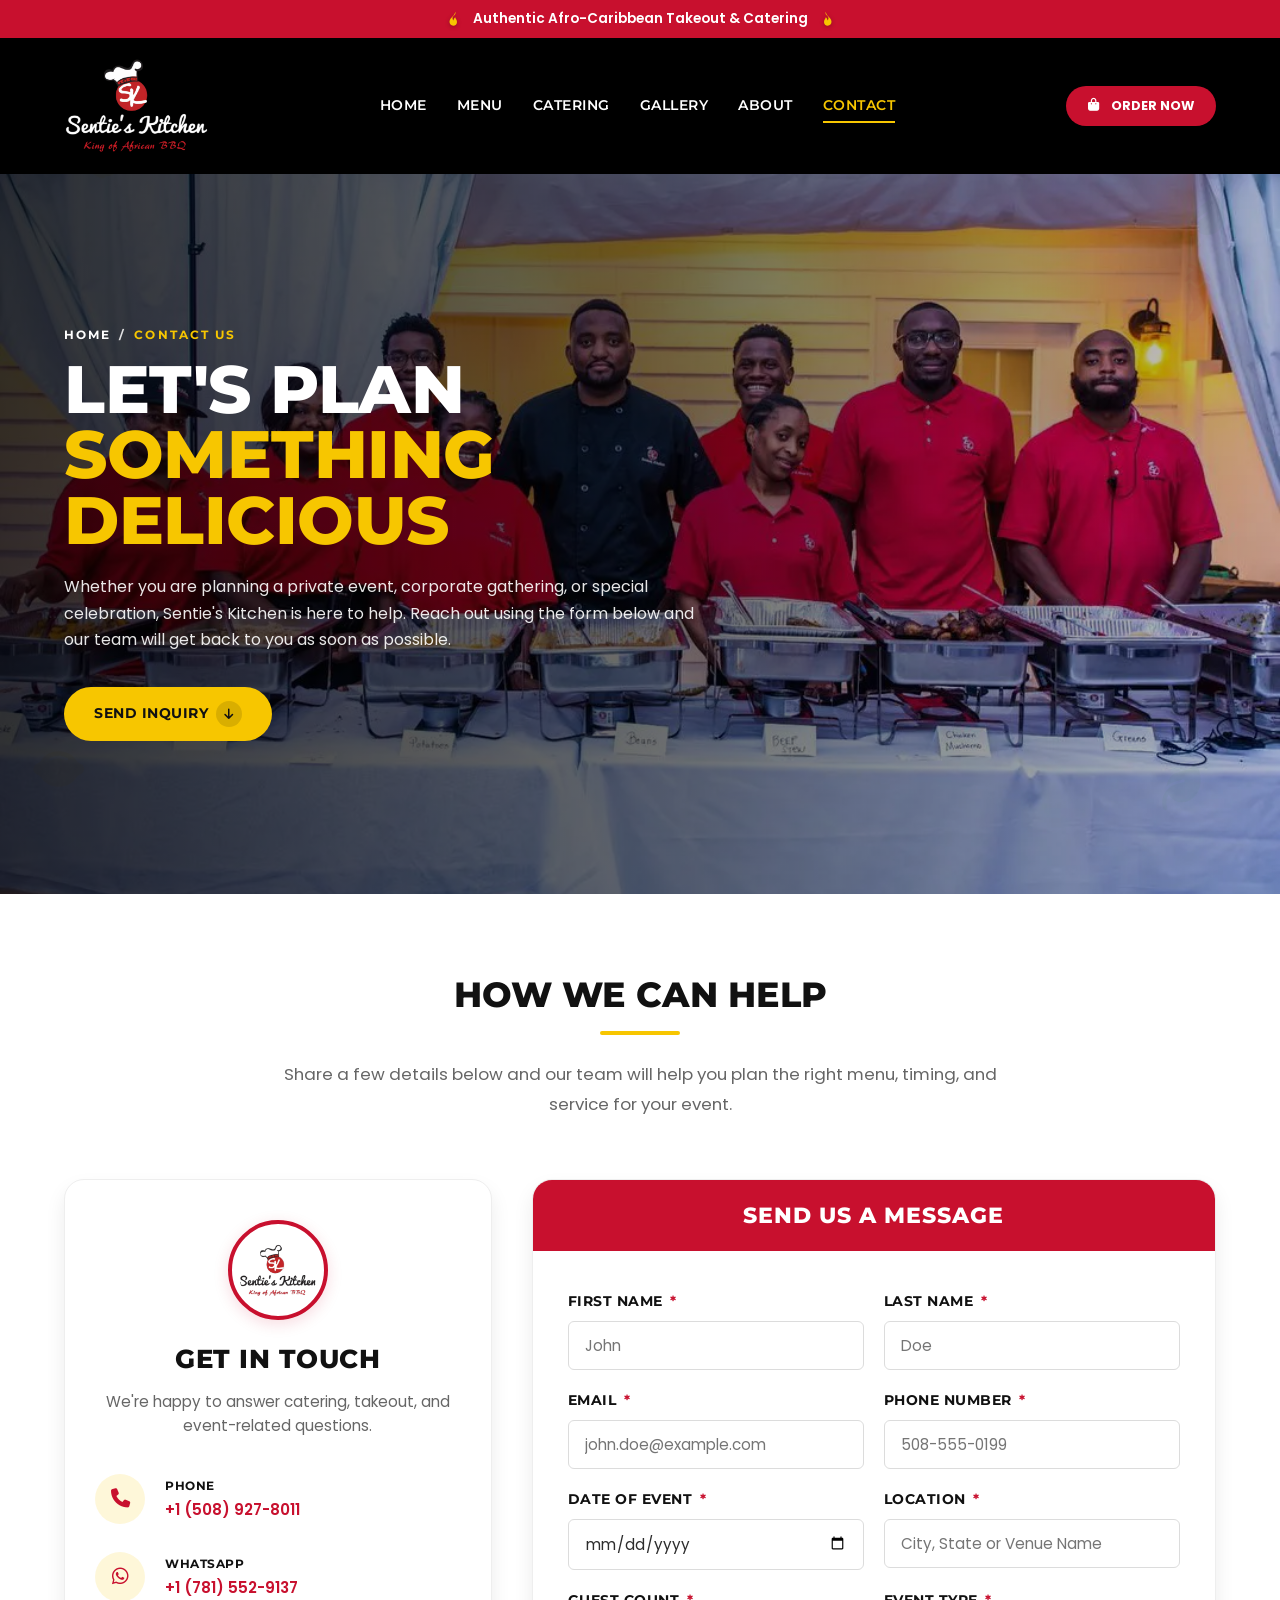
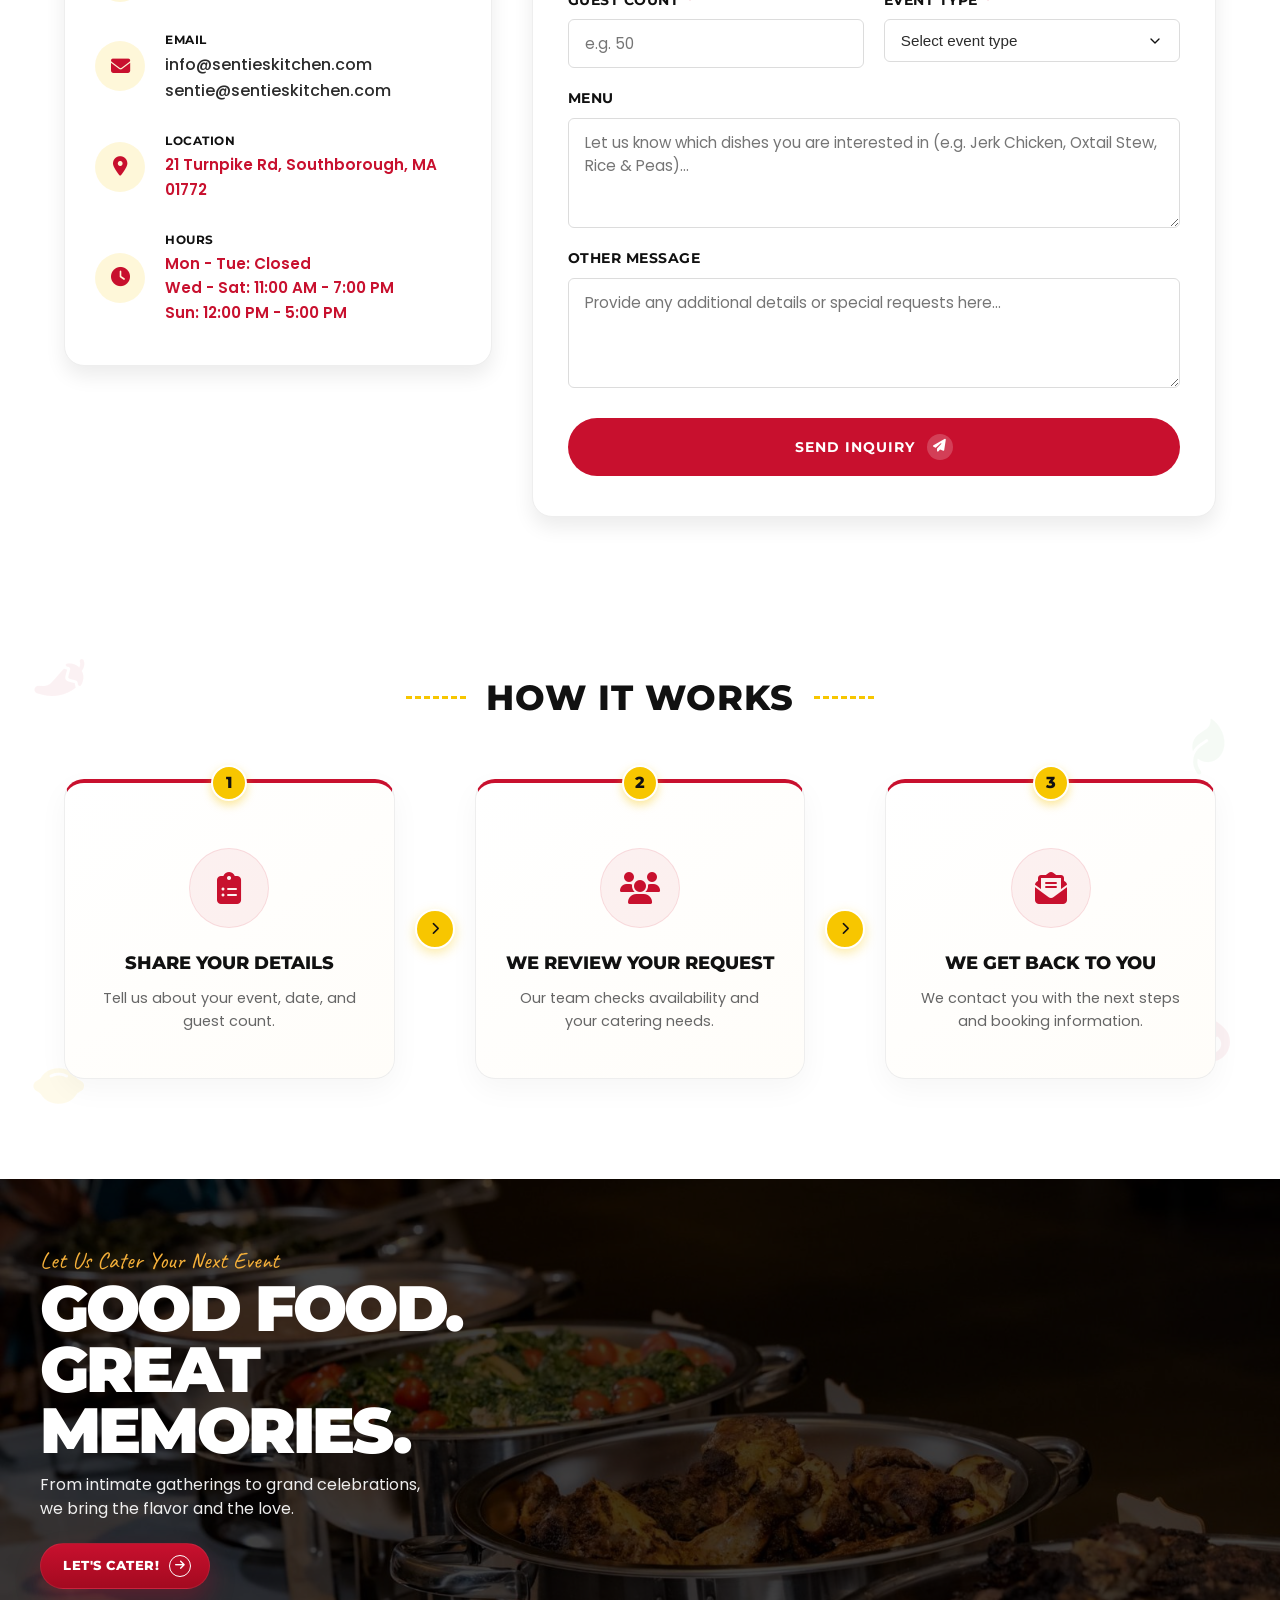
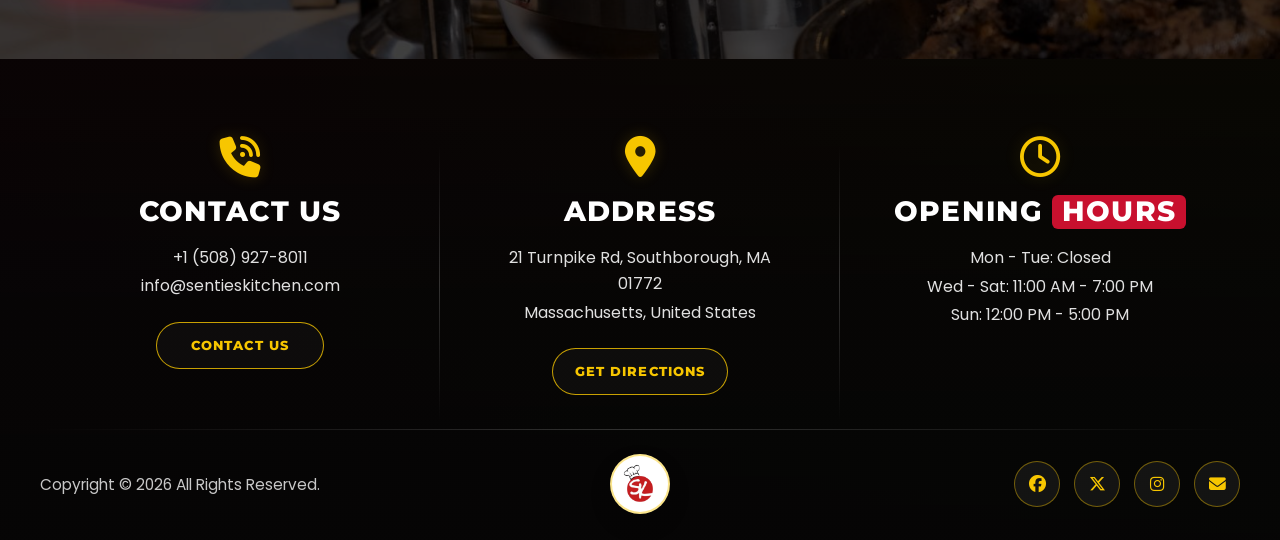
<file: contact.html>
<!DOCTYPE html>
<html lang="en">

<head>
    <meta charset="UTF-8">
    <meta name="viewport" content="width=device-width, initial-scale=1.0">
    <meta name="description"
        content="Contact Sentie's Kitchen for authentic Ugandan and Afro-Caribbean wood-smoked BBQ catering. Plan your wedding, corporate event, or private gathering with us in Boston & MetroWest.">
    <meta name="keywords"
        content="Contact Sentie's Kitchen, Ugandan catering Boston, BBQ catering MetroWest, Southborough catering, event catering inquiry, order Ugandan food, Chef Sentie Kironde">
    <meta name="author" content="Sentie's Kitchen">

    <!-- Open Graph / Facebook SEO -->
    <meta property="og:type" content="website">
    <meta property="og:url" content="https://sentieskitchen.com/contact.html">
    <meta property="og:title" content="Contact Us | Sentie's Kitchen - Catering Inquiries">
    <meta property="og:description" content="Contact Chef Sentie Kironde to plan catering for your next wedding, corporate event, or private party. Get a customized quote today.">
    <meta property="og:image" content="https://sentieskitchen.com/assets/images/Logo%20catring.png">
    <meta property="og:site_name" content="Sentie's Kitchen">

    <!-- Twitter SEO -->
    <meta name="twitter:card" content="summary_large_image">
    <meta name="twitter:url" content="https://sentieskitchen.com/contact.html">
    <meta name="twitter:title" content="Contact Us | Sentie's Kitchen - Catering Inquiries">
    <meta name="twitter:description" content="Contact Chef Sentie Kironde to plan catering for your next wedding, corporate event, or private party. Get a customized quote today.">
    <meta name="twitter:image" content="https://sentieskitchen.com/assets/images/Logo%20catring.png">

    <!-- Canonical URL -->
    <link rel="canonical" href="https://sentieskitchen.com/contact.html">

    <title>Contact Us | Sentie's Kitchen - Catering Inquiries</title>

    <!-- FontAwesome 6 Premium Icons CDN -->
    <link rel="stylesheet" href="https://cdnjs.cloudflare.com/ajax/libs/font-awesome/6.6.0/css/all.min.css">

    <!-- CSS stylesheet link -->
    <link rel="stylesheet" href="style.css">
    <link rel="icon" href="assets/images/Logo%20catring.png" type="image/png">
    <!-- Smooth Scroll Engine -->
    <script src="lenis.js"></script>
    <script src="smooth-scroll.js"></script>
</head>

<body>

    <!-- SECTION 1: Top Announcement Bar -->
    <div class="announcement-bar">
        <div class="announcement-text">
            <svg class="announcement-icon" viewBox="0 0 24 24" aria-hidden="true">
                <path d="M13.8 2.2c.5 2.1-.1 3.8-1.7 5.2-1.2 1-2.1 2.1-2.1 3.7 0 1.2.5 2.2 1.4 2.9-.1-1.7.8-3.1 2.2-4.2.2 2.2 2.4 3.3 2.4 6.1 0 2.8-2.1 5.1-5 5.1s-5-2.2-5-5.2c0-3.8 2.8-5.8 4.7-7.9 1.4-1.5 2.4-3.2 3.1-5.7Z"/>
            </svg>
            <span>Authentic Afro-Caribbean Takeout & Catering</span>
            <svg class="announcement-icon announcement-icon-right" viewBox="0 0 24 24" aria-hidden="true">
                <path d="M13.8 2.2c.5 2.1-.1 3.8-1.7 5.2-1.2 1-2.1 2.1-2.1 3.7 0 1.2.5 2.2 1.4 2.9-.1-1.7.8-3.1 2.2-4.2.2 2.2 2.4 3.3 2.4 6.1 0 2.8-2.1 5.1-5 5.1s-5-2.2-5-5.2c0-3.8 2.8-5.8 4.7-7.9 1.4-1.5 2.4-3.2 3.1-5.7Z"/>
            </svg>
        </div>
    </div>

    <!-- SECTION 2: Header / Sticky Navbar -->
        <header id="main-header">
        <div class="container">
            <!-- Brand Logo -->
            <a href="index.html" class="logo-container">
                <img src="assets/images/Secties%20logo.png" alt="Sentie's Kitchen Logo" class="logo-img">
            </a>

            <!-- Navigation Links -->
            <nav class="nav-links" id="nav-links">
                <a href="index.html" >Home</a>
                <a href="menu.html" >Menu</a>
                <a href="events.html" >Catering</a>
                <a href="gallery.html" >Gallery</a>
                <a href="about.html" >About</a>
                <a href="contact.html" class="active">Contact</a>
            </nav>

            <!-- Action Button -->
            <div class="header-actions">
                <a href="https://order.toasttab.com/online/senties-kitchen" target="_blank" class="btn-order-now">
                    <i class="fa-solid fa-bag-shopping" style="margin-right: 6px;"></i>
                    Order Now
                </a>
            </div>

            <!-- Hamburger Button -->
            <button class="mobile-menu-btn" id="mobile-menu-btn" aria-label="Toggle Menu">
                <span></span>
                <span></span>
                <span></span>
            </button>
        </div>
    </header>

    <!-- SECTION 3: Hero Banner -->
    <section class="contact-hero">
        <div class="container contact-hero-content">
            <div class="breadcrumbs">
                <a href="index.html">Home</a>
                <span class="breadcrumbs-separator">/</span>
                <span>Contact Us</span>
            </div>
            <h1>Let's Plan<br><span>Something Delicious</span></h1>
            <p class="contact-hero-desc">
                Whether you are planning a private event, corporate gathering, or special celebration,
                Sentie's Kitchen is here to help. Reach out using the form below and our team will get back
                to you as soon as possible.
            </p>
            <a href="#contact-inquiry-form" class="btn btn-yellow contact-hero-btn">
                Send Inquiry
                <span class="arrow-icon"><i class="fa-solid fa-arrow-down"></i></span>
            </a>
        </div>
    </section>

    <!-- SECTION 4: Intro Section -->
    <section class="contact-intro-section">
        <!-- Floating Background Spice Elements -->
        <div class="decor-spice-wrap">
            <i class="fa-solid fa-pepper-hot decor-spice decor-1"></i>
            <i class="fa-solid fa-leaf decor-spice green-tint decor-2"></i>
            <i class="fa-solid fa-lemon decor-spice yellow-tint decor-3"></i>
            <i class="fa-solid fa-fire decor-spice decor-4"></i>
        </div>
        <div class="container">
            <h2>How We Can Help</h2>
            <div class="contact-intro-divider"></div>
            <p class="contact-intro-text">
                Share a few details below and our team will help you plan the right menu, timing, and service for your event.
            </p>
        </div>
    </section>

    <!-- SECTION 5: Contact Main Section (Grid Columns) -->
    <section class="contact-main-section">
        <!-- Floating Background Spice Elements -->
        <div class="decor-spice-wrap">
            <i class="fa-solid fa-bowl-rice decor-spice yellow-tint decor-5"></i>
            <i class="fa-solid fa-pepper-hot decor-spice decor-6"></i>
            <i class="fa-solid fa-utensils decor-spice decor-7"></i>
            <i class="fa-solid fa-leaf decor-spice green-tint decor-8"></i>
        </div>
        <div class="container">
            <div class="contact-grid-container">
                
                <!-- Left Column: Get In Touch & Image -->
                <div class="contact-left-col">
                    <div class="get-in-touch-card">
                        <div class="get-in-touch-logo-wrap">
                            <img src="assets/images/senties-logo.png" alt="Sentie's Kitchen Logo" class="get-in-touch-logo">
                        </div>
                        <h3>Get In Touch</h3>
                        <p class="card-subtitle">We're happy to answer catering, takeout, and event-related questions.</p>
                        
                        <div class="contact-info-list">
                            <a href="tel:+15089278011" class="contact-info-item">
                                <div class="contact-info-icon">
                                    <i class="fa-solid fa-phone"></i>
                                </div>
                                <div class="contact-info-details">
                                    <span class="info-label">Phone</span>
                                    <span class="info-value">+1 (508) 927-8011</span>
                                </div>
                            </a>
                            <a href="https://wa.me/17815529137" target="_blank" rel="noopener" class="contact-info-item">
                                <div class="contact-info-icon">
                                    <i class="fa-brands fa-whatsapp"></i>
                                </div>
                                <div class="contact-info-details">
                                    <span class="info-label">WhatsApp</span>
                                    <span class="info-value">+1 (781) 552-9137</span>
                                </div>
                            </a>
                            <div class="contact-info-item">
                                <div class="contact-info-icon">
                                    <i class="fa-solid fa-envelope"></i>
                                </div>
                                <div class="contact-info-details">
                                    <span class="info-label">Email</span>
                                    <a href="mailto:info@sentieskitchen.com" class="contact-email-link" style="color: inherit; text-decoration: none; font-weight: 500; transition: color 0.2s ease; display: block;" onmouseover="this.style.color='#C8102E'" onmouseout="this.style.color='inherit'">info@sentieskitchen.com</a>
                                    <a href="mailto:sentie@sentieskitchen.com" class="contact-email-link" style="color: inherit; text-decoration: none; font-weight: 500; transition: color 0.2s ease; display: block;" onmouseover="this.style.color='#C8102E'" onmouseout="this.style.color='inherit'">sentie@sentieskitchen.com</a>
                                </div>
                            </div>
                            <a href="https://maps.google.com/?q=21+Turnpike+Rd,+Southborough,+MA+01772" target="_blank" class="contact-info-item">
                                <div class="contact-info-icon">
                                    <i class="fa-solid fa-map-marker-alt"></i>
                                </div>
                                <div class="contact-info-details">
                                    <span class="info-label">Location</span>
                                    <span class="info-value">21 Turnpike Rd, Southborough, MA 01772</span>
                                </div>
                            </a>
                            <div class="contact-info-item">
                                <div class="contact-info-icon">
                                    <i class="fa-solid fa-clock"></i>
                                </div>
                                <div class="contact-info-details">
                                    <span class="info-label">Hours</span>
                                    <span class="info-value">Mon - Tue: Closed<br>Wed - Sat: 11:00 AM - 7:00 PM<br>Sun: 12:00 PM - 5:00 PM</span>
                                </div>
                            </div>
                        </div>
                    </div>
                </div>

                <!-- Right Column: Inquiry Form Card -->
                <div class="contact-right-col">
                    <div class="contact-form-card">
                        <div class="contact-form-header">
                            <h3>Send Us A Message</h3>
                        </div>
                        <div class="contact-form-body">
                            <form id="contact-inquiry-form">
                                <div class="form-grid">
                                    
                                    <div class="inquiry-form-group">
                                        <label for="inquiry-first-name">First Name <span class="required-star">*</span></label>
                                        <input type="text" id="inquiry-first-name" placeholder="John" required>
                                    </div>
                                    
                                    <div class="inquiry-form-group">
                                        <label for="inquiry-last-name">Last Name <span class="required-star">*</span></label>
                                        <input type="text" id="inquiry-last-name" placeholder="Doe" required>
                                    </div>
                                    
                                    <div class="inquiry-form-group">
                                        <label for="inquiry-email">Email <span class="required-star">*</span></label>
                                        <input type="email" id="inquiry-email" placeholder="john.doe@example.com" required>
                                    </div>
                                    
                                    <div class="inquiry-form-group">
                                        <label for="inquiry-phone">Phone Number <span class="required-star">*</span></label>
                                        <input type="tel" id="inquiry-phone" placeholder="508-555-0199" required>
                                    </div>
                                    
                                    <div class="inquiry-form-group">
                                        <label for="inquiry-date">Date of Event <span class="required-star">*</span></label>
                                        <input type="date" id="inquiry-date" required>
                                    </div>
                                    
                                    <div class="inquiry-form-group">
                                        <label for="inquiry-location">Location <span class="required-star">*</span></label>
                                        <input type="text" id="inquiry-location" placeholder="City, State or Venue Name" required>
                                    </div>
                                    
                                    <div class="inquiry-form-group">
                                        <label for="inquiry-guests">Guest Count <span class="required-star">*</span></label>
                                        <input type="number" id="inquiry-guests" placeholder="e.g. 50" min="1" required>
                                    </div>
                                    
                                    <div class="inquiry-form-group">
                                        <label for="inquiry-event-type">Event Type <span class="required-star">*</span></label>
                                        <select id="inquiry-event-type" required>
                                            <option value="" disabled selected>Select event type</option>
                                            <option value="corporate">Corporate Gathering</option>
                                            <option value="wedding">Wedding Celebration</option>
                                            <option value="private-party">Private Party / Social Event</option>
                                            <option value="birthday">Birthday Celebration</option>
                                            <option value="other">Other Celebration</option>
                                        </select>
                                    </div>
                                    
                                    <div class="inquiry-form-group form-group-full">
                                        <label for="inquiry-menu">Menu</label>
                                        <textarea id="inquiry-menu" placeholder="Let us know which dishes you are interested in (e.g. Jerk Chicken, Oxtail Stew, Rice & Peas)..."></textarea>
                                    </div>
                                    
                                    <div class="inquiry-form-group form-group-full">
                                        <label for="inquiry-message">Other Message</label>
                                        <textarea id="inquiry-message" placeholder="Provide any additional details or special requests here..."></textarea>
                                    </div>
                                    
                                </div>
                                
                                <div class="submit-btn-wrap">
                                    <button type="submit" class="btn-send-inquiry">
                                        Send Inquiry
                                        <span class="btn-icon-circle">
                                            <i class="fa-solid fa-paper-plane"></i>
                                        </span>
                                    </button>
                                </div>
                            </form>
                        </div>
                    </div>
                </div>

            </div>
        </div>
    </section>

    <!-- SECTION 6: HOW IT WORKS -->
    <section class="how-it-works-section">
        <!-- Floating Background Spice Elements -->
        <div class="decor-spice-wrap">
            <i class="fa-solid fa-pepper-hot decor-spice decor-1"></i>
            <i class="fa-solid fa-leaf decor-spice green-tint decor-2"></i>
            <i class="fa-solid fa-lemon decor-spice yellow-tint decor-3"></i>
            <i class="fa-solid fa-fire decor-spice decor-4"></i>
        </div>
        <div class="container">
            <div class="how-it-works-title-wrap">
                <h2 class="how-it-works-title">How It Works</h2>
            </div>
            
            <div class="steps-grid">
                
                <!-- Step 1 -->
                <div class="step-card">
                    <span class="step-number-badge">1</span>
                    <div class="step-icon-wrap">
                        <i class="fa-solid fa-clipboard-list"></i>
                    </div>
                    <h4>Share Your Details</h4>
                    <p>Tell us about your event, date, and guest count.</p>
                </div>
                
                <!-- Connector 1 -->
                <div class="step-connector">
                    <div class="connector-circle">
                        <i class="fa-solid fa-chevron-right"></i>
                    </div>
                </div>
                
                <!-- Step 2 -->
                <div class="step-card">
                    <span class="step-number-badge">2</span>
                    <div class="step-icon-wrap">
                        <i class="fa-solid fa-users"></i>
                    </div>
                    <h4>We Review Your Request</h4>
                    <p>Our team checks availability and your catering needs.</p>
                </div>
                
                <!-- Connector 2 -->
                <div class="step-connector">
                    <div class="connector-circle">
                        <i class="fa-solid fa-chevron-right"></i>
                    </div>
                </div>
                
                <!-- Step 3 -->
                <div class="step-card">
                    <span class="step-number-badge">3</span>
                    <div class="step-icon-wrap">
                        <i class="fa-solid fa-envelope-open-text"></i>
                    </div>
                    <h4>We Get Back To You</h4>
                    <p>We contact you with the next steps and booking information.</p>
                </div>
                
            </div>
        </div>
    </section>

    <!-- SECTION 7: Footer Section -->
    <section class="page-cta">
        <div class="container page-cta-inner">
            <div class="page-cta-copy ab-fade">
                <span class="page-cta-kicker">Let Us Cater Your Next Event</span>
                <h2 class="page-cta-title">Good Food. Great Memories.</h2>
                <p class="page-cta-desc">From intimate gatherings to grand celebrations,<br>we bring the flavor and the love.</p>
                <a href="contact.html" class="page-cta-btn">
                    <span>Let's Cater!</span>
                    <i class="fa-solid fa-arrow-right"></i>
                </a>
            </div>
        </div>
    </section>

    <footer class="footer-showcase">
    <div class="footer-showcase-bg" aria-hidden="true">
        <img src="assets/images/events/hero-bg.png" alt="Sentie's Kitchen dinner table">
    </div>
    <div class="footer-showcase-overlay" aria-hidden="true"></div>

    <div class="container footer-showcase-inner">
        <div class="footer-showcase-top">
            <div class="footer-showcase-col">
                <div class="footer-showcase-icon"><i class="fa-solid fa-phone-volume"></i></div>
                <h3>Contact Us</h3>
                <p>+1 (508) 927-8011</p>
                <p>info@sentieskitchen.com</p>
                <a href="contact.html" class="footer-showcase-btn">Contact Us</a>
            </div>

            <div class="footer-showcase-col footer-showcase-col-center">
                <div class="footer-showcase-icon"><i class="fa-solid fa-location-dot"></i></div>
                <h3>Address</h3>
                <p>21 Turnpike Rd, Southborough, MA 01772</p>
                <p>Massachusetts, United States</p>
                <a href="https://maps.google.com/?q=21+Turnpike+Rd,+Southborough,+MA+01772" target="_blank" rel="noopener" class="footer-showcase-btn">Get Directions</a>
            </div>

            <div class="footer-showcase-col footer-showcase-col-right">
                <div class="footer-showcase-icon"><i class="fa-regular fa-clock"></i></div>
                <h3>Opening <span>Hours</span></h3>
                <p>Mon - Tue: Closed</p>
                <p>Wed - Sat: 11:00 AM - 7:00 PM</p>
                <p>Sun: 12:00 PM - 5:00 PM</p>
                
            </div>
        </div>

        <div class="footer-showcase-divider"></div>

        <div class="footer-showcase-bottom">
            <p class="footer-showcase-copy">Copyright &copy; 2026 All Rights Reserved.</p>

            <a href="index.html" class="footer-showcase-brand">
                <span class="footer-showcase-brand-badge">
                    <img src="assets/images/Logo%20catring.png" alt="Sentie's Kitchen Logo">
                </span>
            </a>

            <div class="footer-showcase-socials">
                <a href="http://www.facebook.com/sentieskitchen" target="_blank" rel="noopener" aria-label="Facebook"><i class="fa-brands fa-facebook"></i></a>
                <a href="https://x.com/sentieskitchen" target="_blank" rel="noopener" aria-label="X (Twitter)"><i class="fa-brands fa-x-twitter"></i></a>
                <a href="https://www.instagram.com/sentieskitchen" target="_blank" rel="noopener" aria-label="Instagram"><i class="fa-brands fa-instagram"></i></a>
                <a href="mailto:info@sentieskitchen.com" aria-label="Email"><i class="fa-solid fa-envelope"></i></a>
            </div>
        </div>
    </div>
</footer>

    <!-- JS script link -->
    <script src="script.js"></script>
    <!-- Back to Top Button -->
    <button id="back-to-top" class="back-to-top-btn" aria-label="Back to Top">
        <i class="fa-solid fa-arrow-up"></i>
    </button>
</body>

</html>
</file>
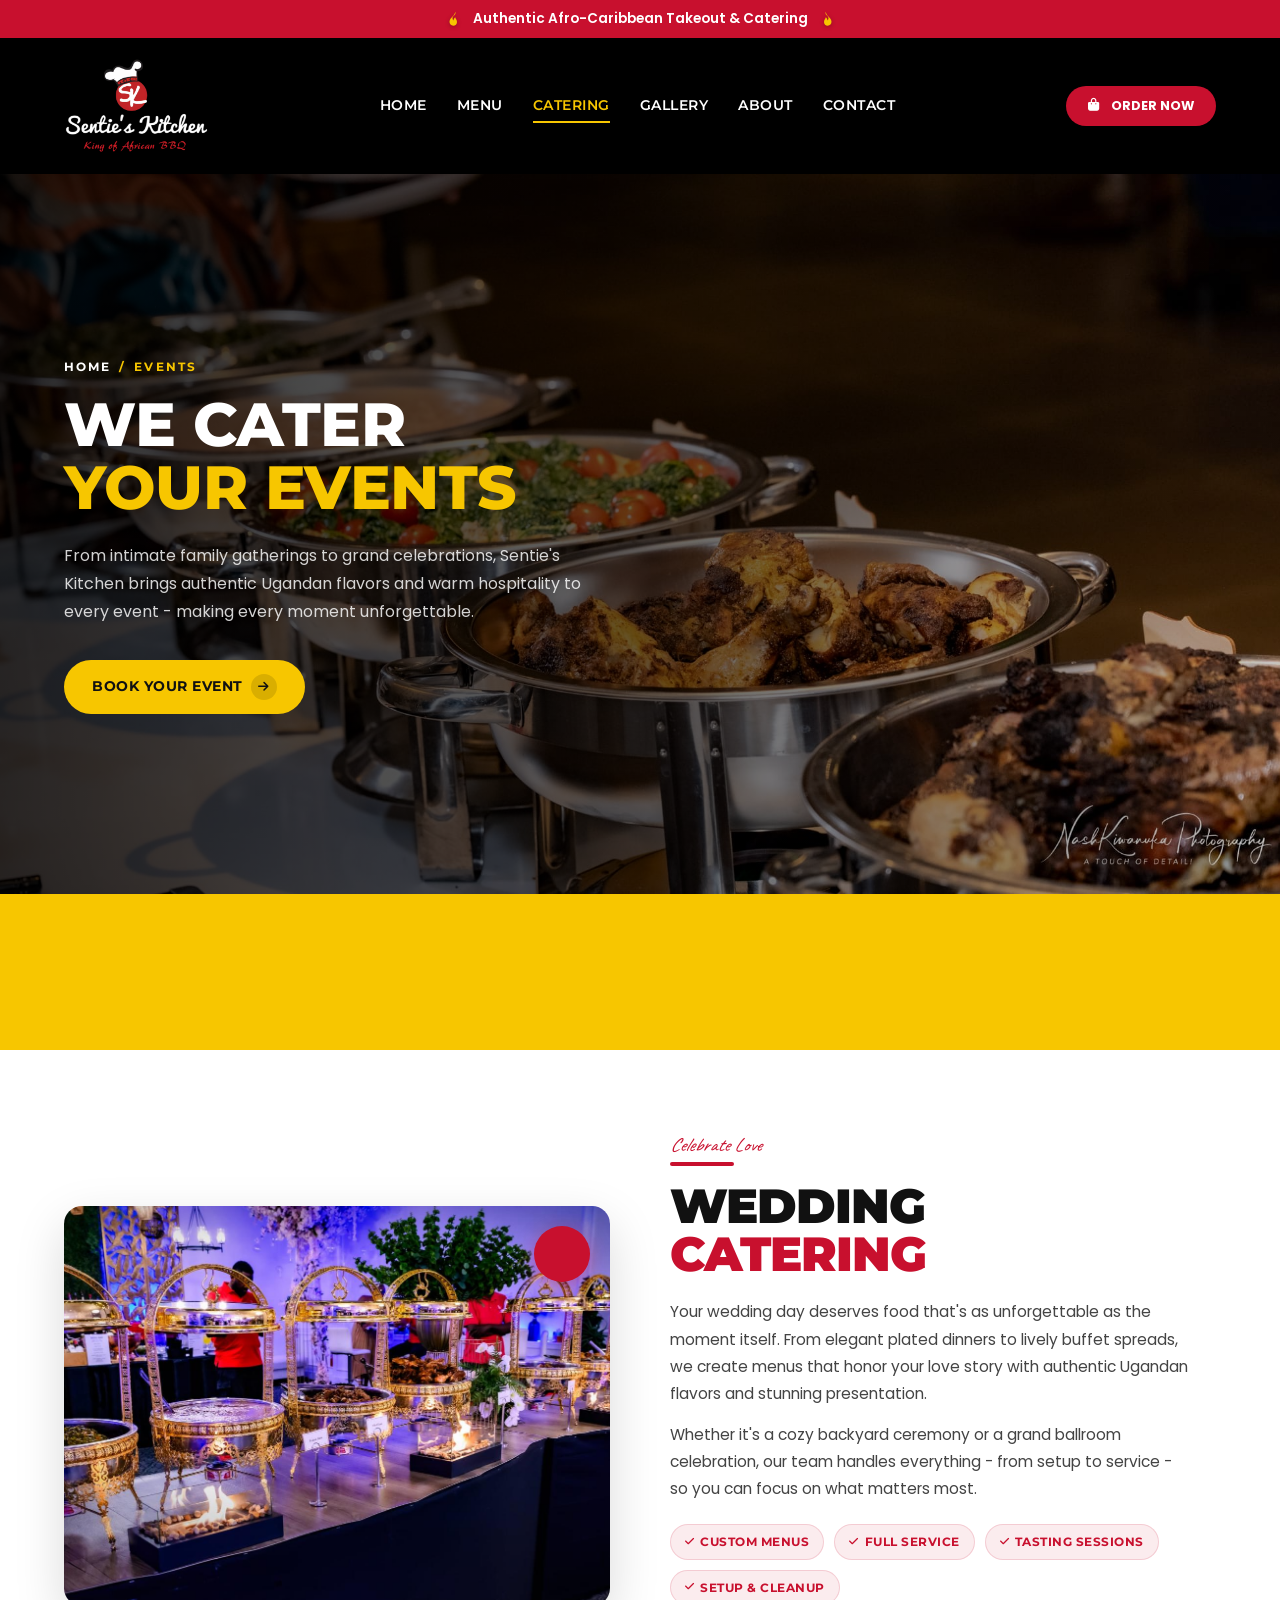
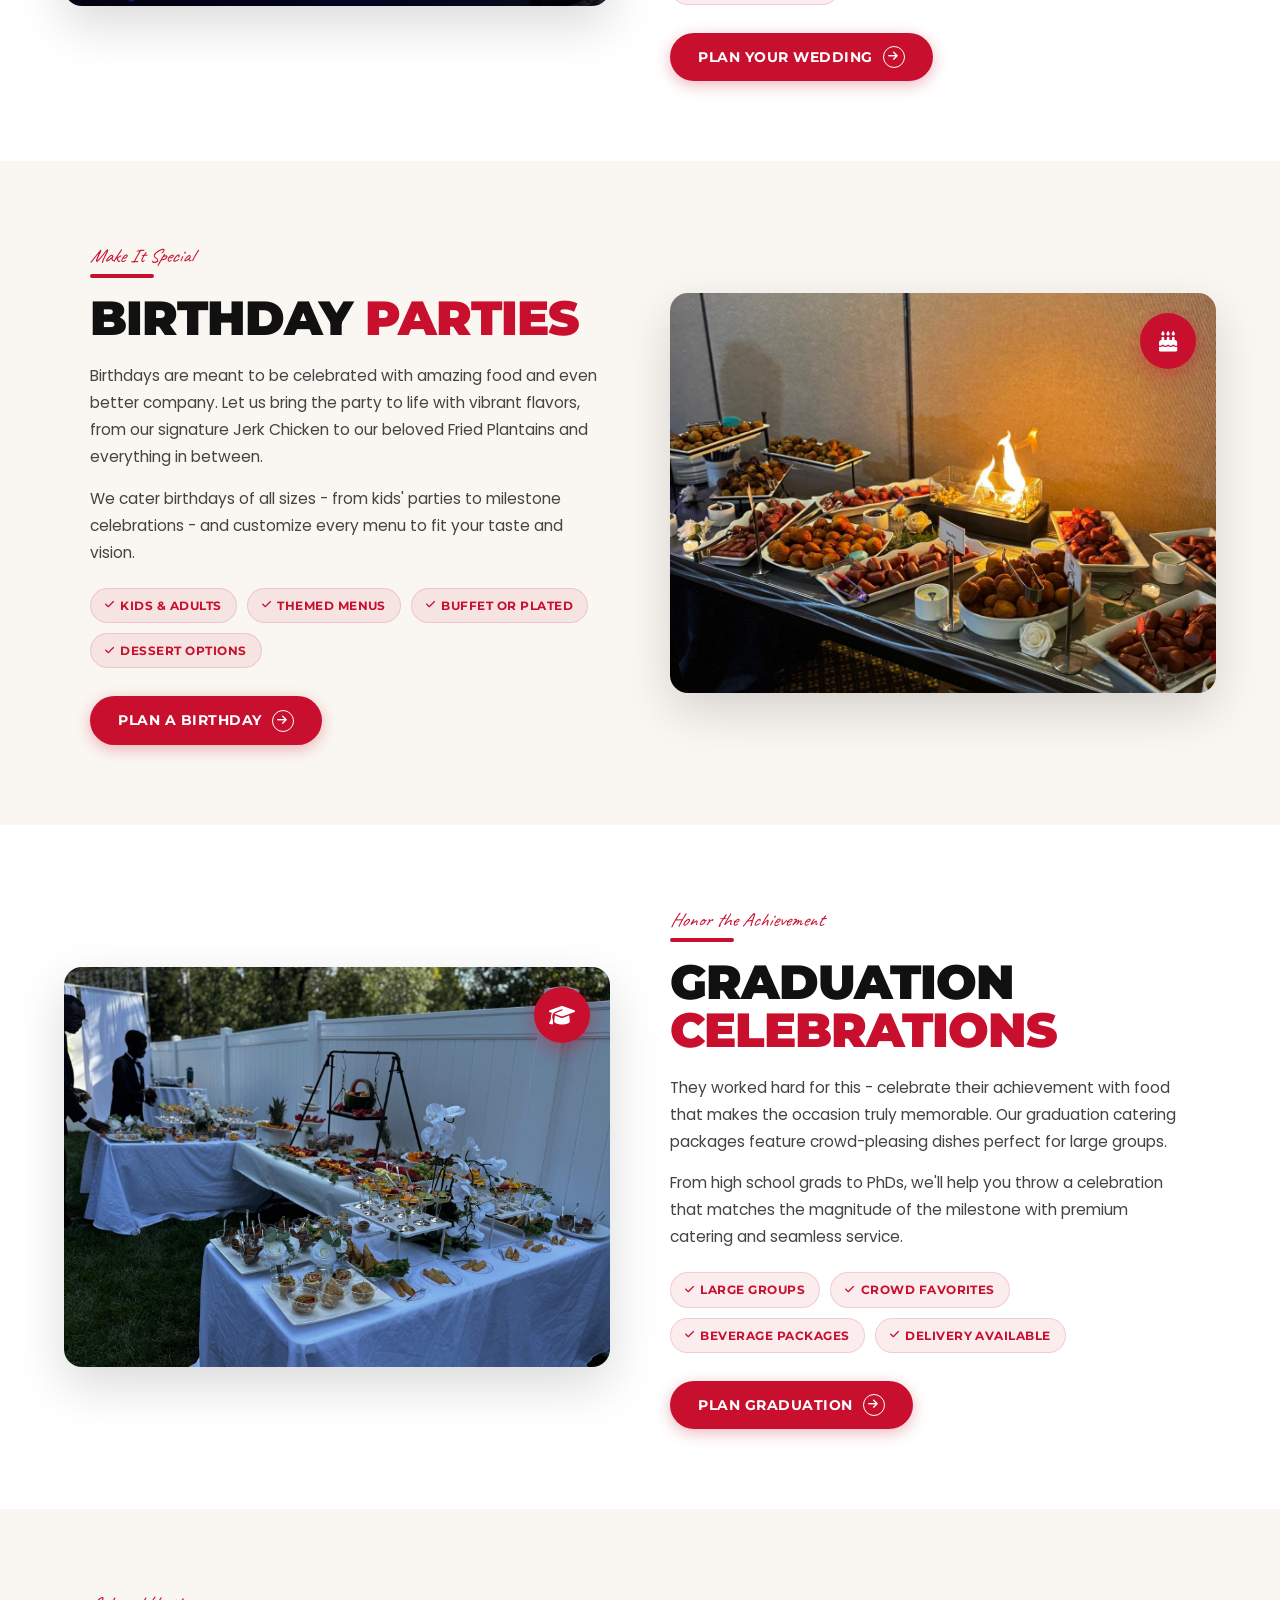
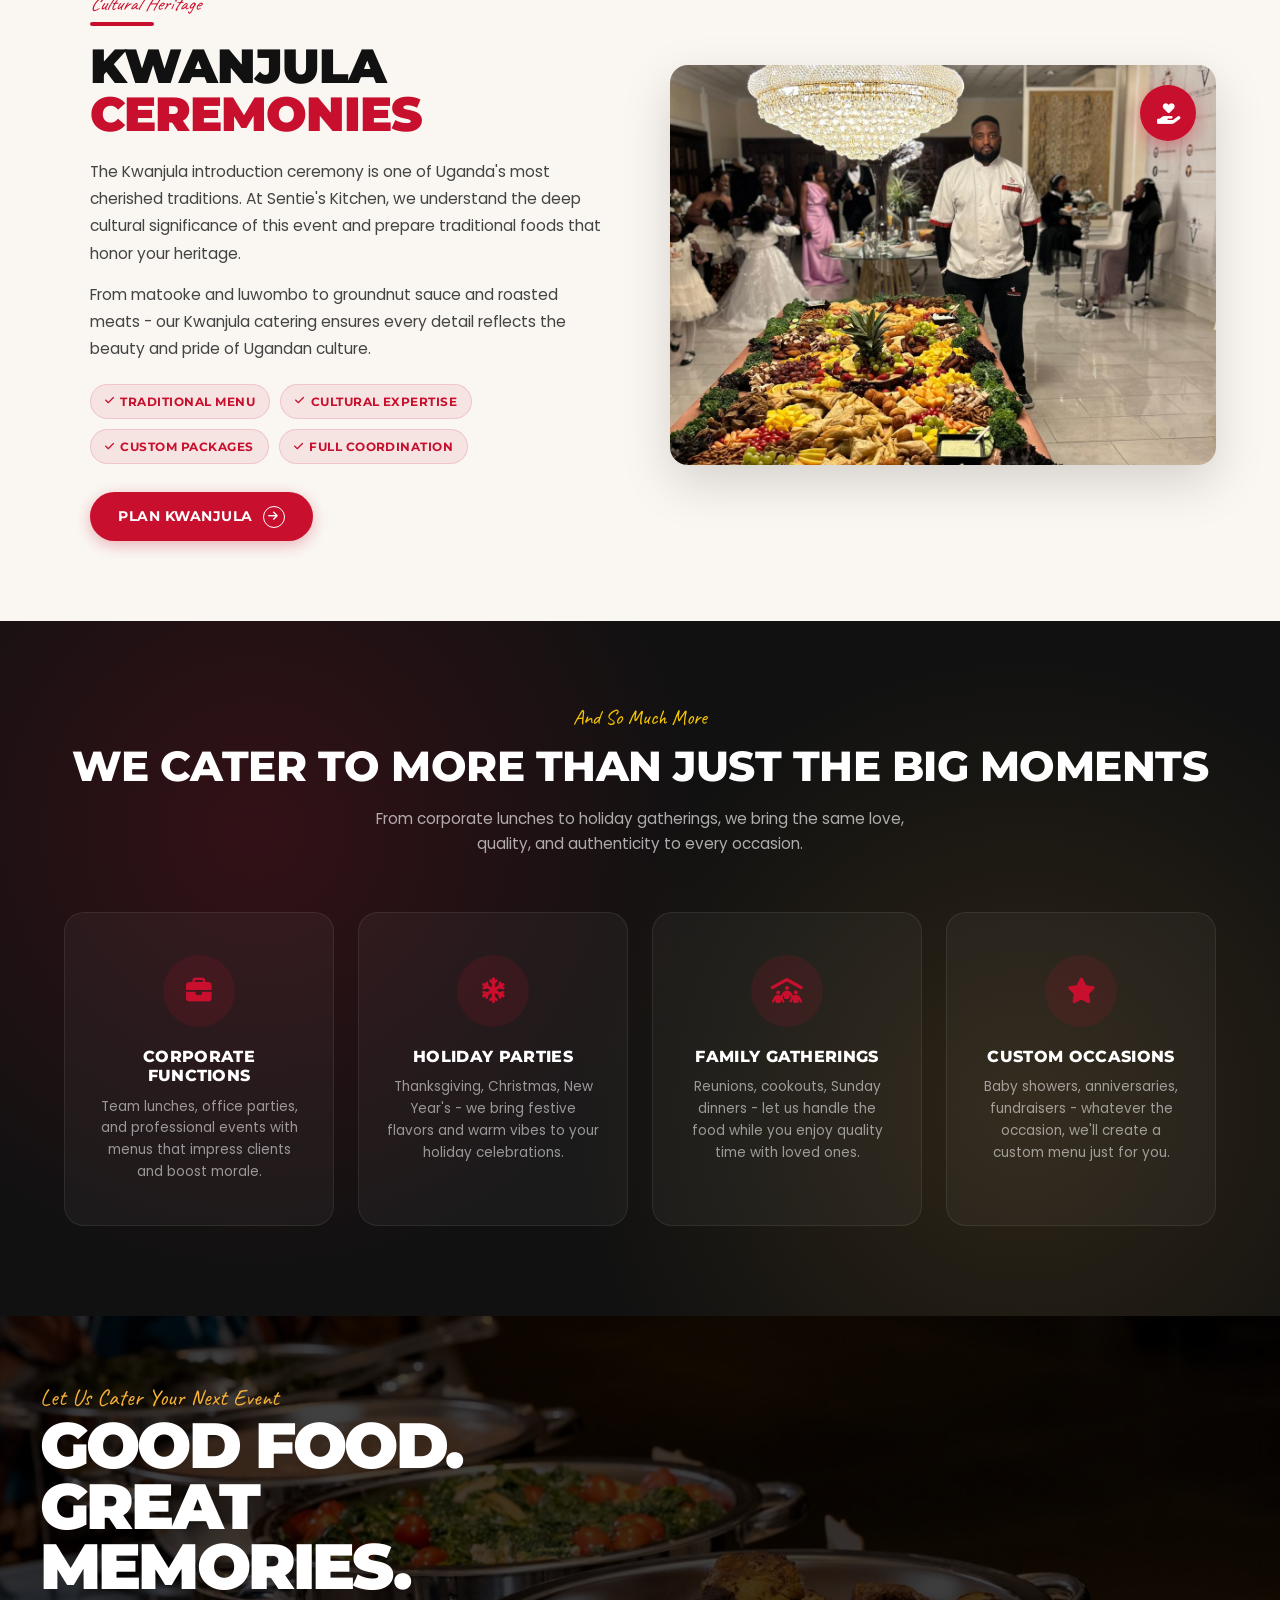
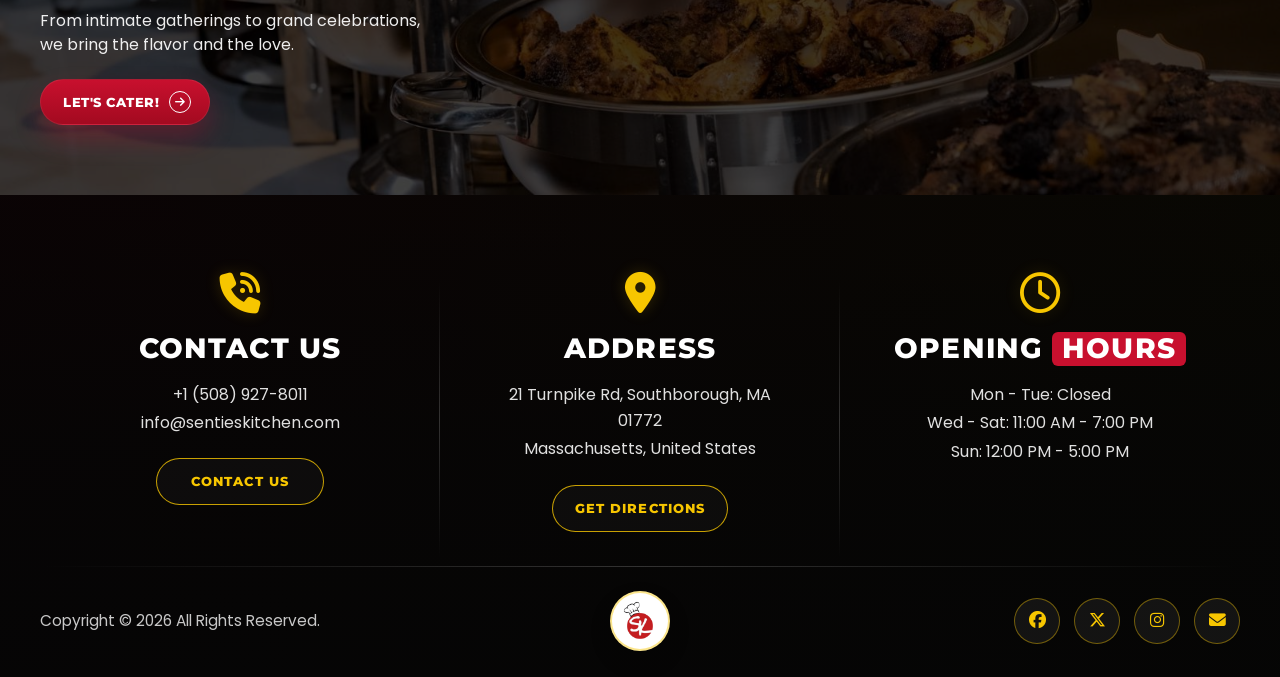
<file: events.html>
<!DOCTYPE html>
<html lang="en">

<head>
    <meta charset="UTF-8">
    <meta name="viewport" content="width=device-width, initial-scale=1.0">
    <meta name="description"
        content="Sentie's Kitchen caters weddings, birthdays, graduations, Kwanjulas, corporate events and more with authentic Ugandan cuisine and wood-smoked BBQ. Let us make your event unforgettable.">
    <meta name="keywords"
        content="Sentie's Kitchen, events, catering, weddings, birthdays, graduations, kwanjulas, corporate catering, Boston, MetroWest, Chef Sentie Kironde">
    <meta name="author" content="Sentie's Kitchen">

    <!-- Open Graph / Facebook SEO -->
    <meta property="og:type" content="website">
    <meta property="og:url" content="https://sentieskitchen.com/events.html">
    <meta property="og:title" content="Catering & Events | Sentie's Kitchen - Boston & MetroWest">
    <meta property="og:description" content="Let us elevate your next event with authentic Ugandan food and premium wood-smoked BBQ. View our catering menus and packages.">
    <meta property="og:image" content="https://sentieskitchen.com/assets/images/new-picture/Event%20Catering.jpg">
    <meta property="og:site_name" content="Sentie's Kitchen">

    <!-- Twitter SEO -->
    <meta name="twitter:card" content="summary_large_image">
    <meta name="twitter:url" content="https://sentieskitchen.com/events.html">
    <meta name="twitter:title" content="Catering & Events | Sentie's Kitchen - Boston & MetroWest">
    <meta name="twitter:description" content="Let us elevate your next event with authentic Ugandan food and premium wood-smoked BBQ. View our catering menus and packages.">
    <meta name="twitter:image" content="https://sentieskitchen.com/assets/images/new-picture/Event%20Catering.jpg">

    <!-- Canonical URL -->
    <link rel="canonical" href="https://sentieskitchen.com/events.html">

    <title>Catering & Events | Sentie's Kitchen - Boston & MetroWest</title>

    <!-- FontAwesome -->
    <link rel="stylesheet" href="https://cdnjs.cloudflare.com/ajax/libs/font-awesome/6.6.0/css/all.min.css">

    <!-- Main stylesheet (same as index) -->
    <link rel="stylesheet" href="style.css">
    <link rel="icon" href="assets/images/Logo%20catring.png" type="image/png">

    <style>
        /* =====================================================
           EVENTS PAGE - PAGE-SPECIFIC STYLES ONLY
           (Header, footer, .container, .btn etc. all come
            from style.css exactly as on the home page)
        ===================================================== */

        /* -- Short Hero ------------------------------------ */
        .ev-hero {
            position: relative;
            min-height: 360px;
            display: flex;
            align-items: center;
            overflow: hidden;
            background-color: #111;
        }

        .ev-hero-bg {
            position: absolute;
            inset: 0;
            background: url('assets/images/new-picture/Catering.jpeg') center center / cover no-repeat;
        }

        .ev-hero-overlay {
            position: absolute;
            inset: 0;
            background: linear-gradient(to right,
                    rgba(0, 0, 0, 0.82) 0%,
                    rgba(0, 0, 0, 0.58) 55%,
                    rgba(0, 0, 0, 0.22) 100%);
        }

        .ev-hero-content-wrap {
            position: relative;
            z-index: 2;
            padding-top: 72px;
            padding-bottom: 72px;
        }

        .ev-hero-breadcrumb {
            display: inline-flex;
            align-items: center;
            gap: 8px;
            font-family: var(--font-heading);
            font-size: 0.72rem;
            font-weight: 700;
            letter-spacing: 0.18em;
            text-transform: uppercase;
            color: rgba(255, 255, 255, 0.88);
            margin-bottom: 16px;
        }

        .ev-hero-breadcrumb a {
            color: #fff;
            transition: color var(--transition-fast);
        }

        .ev-hero-breadcrumb a:hover {
            color: var(--color-yellow);
        }

        .ev-hero-breadcrumb span {
            color: var(--color-yellow);
        }

        .ev-hero-eyebrow {
            display: inline-flex;
            align-items: center;
            gap: 10px;
            font-family: var(--font-heading);
            font-size: 0.72rem;
            font-weight: 700;
            letter-spacing: 0.22em;
            text-transform: uppercase;
            color: var(--color-yellow);
            margin-bottom: 18px;
        }

        .ev-hero-eyebrow::before,
        .ev-hero-eyebrow::after {
            content: '';
            display: block;
            width: 28px;
            height: 2px;
            background: var(--color-yellow);
            flex-shrink: 0;
        }

        .ev-hero-content-wrap h1 {
            font-family: var(--font-heading);
            font-size: clamp(2rem, 5.5vw, 3.8rem);
            font-weight: 800;
            text-transform: uppercase;
            color: #fff;
            line-height: 1.05;
            margin: 0 0 22px;
            letter-spacing: -0.5px;
            max-width: 640px;
        }

        .ev-hero-content-wrap h1 span {
            color: var(--color-yellow);
        }

        .ev-hero-subtitle {
            font-size: 1rem;
            color: rgba(255, 255, 255, 0.82);
            line-height: 1.75;
            max-width: 520px;
            margin: 0 0 34px;
        }


        /* -- Event Section (alternating image + text rows) -- */
        .ev-section {
            padding: 80px 0;
            overflow: hidden;
        }

        .ev-section:nth-child(even) {
            background: #faf7f2;
        }

        .ev-section:nth-child(odd) {
            background: #fff;
        }

        .ev-row {
            display: grid;
            grid-template-columns: 1fr 1fr;
            gap: 60px;
            align-items: center;
        }

        .ev-row.reverse {
            direction: rtl;
        }

        .ev-row.reverse > * {
            direction: ltr;
        }

        /* Image side */
        .ev-img-wrap {
            position: relative;
            border-radius: 18px;
            overflow: hidden;
            box-shadow: 0 18px 50px rgba(0, 0, 0, 0.15);
        }

        .ev-img-wrap::before {
            content: '';
            position: absolute;
            top: -12px;
            left: -12px;
            width: 80px;
            height: 80px;
            border-top: 4px solid var(--color-red);
            border-left: 4px solid var(--color-red);
            border-radius: 4px 0 0 0;
            z-index: 2;
            pointer-events: none;
        }

        .ev-img-wrap::after {
            content: '';
            position: absolute;
            bottom: -12px;
            right: -12px;
            width: 80px;
            height: 80px;
            border-bottom: 4px solid var(--color-yellow);
            border-right: 4px solid var(--color-yellow);
            border-radius: 0 0 4px 0;
            z-index: 2;
            pointer-events: none;
        }

        .ev-img-wrap img {
            width: 100%;
            height: 400px;
            object-fit: cover;
            display: block;
            transition: transform 0.6s ease;
        }

        .ev-img-wrap:hover img {
            transform: scale(1.05);
        }

        /* Event number badge */
        .ev-num-badge {
            position: absolute;
            top: 20px;
            right: 20px;
            width: 56px;
            height: 56px;
            background: var(--color-red);
            border-radius: 50%;
            display: flex;
            align-items: center;
            justify-content: center;
            z-index: 3;
            box-shadow: 0 6px 20px rgba(200, 16, 46, 0.4);
        }

        .ev-num-badge i {
            color: #fff;
            font-size: 1.3rem;
        }

        /* Text side */
        .ev-text-wrap {
            max-width: 520px;
        }

        .ev-text-wrap .ev-kicker {
            font-family: var(--font-accent);
            font-size: 1.2rem;
            color: var(--color-red);
            font-style: italic;
            display: block;
            margin-bottom: 2px;
        }

        .ev-text-wrap .ev-underline {
            display: block;
            width: 64px;
            height: 4px;
            background: var(--color-red);
            border-radius: 2px;
            margin-bottom: 16px;
        }

        .ev-text-wrap h2 {
            font-family: var(--font-heading);
            font-size: clamp(2rem, 4vw, 3rem);
            font-weight: 900;
            text-transform: uppercase;
            line-height: 1.0;
            margin: 0 0 20px;
            color: var(--color-black);
            letter-spacing: -1px;
        }

        .ev-text-wrap h2 span {
            color: var(--color-red);
        }

        .ev-text-wrap p {
            font-size: 0.97rem;
            line-height: 1.75;
            color: #444;
            margin-bottom: 14px;
        }

        .ev-features {
            display: flex;
            flex-wrap: wrap;
            gap: 10px;
            margin-top: 22px;
            margin-bottom: 28px;
        }

        .ev-feature-tag {
            display: inline-flex;
            align-items: center;
            gap: 6px;
            background: rgba(200, 16, 46, 0.08);
            color: var(--color-red);
            font-family: var(--font-heading);
            font-size: 0.75rem;
            font-weight: 700;
            text-transform: uppercase;
            letter-spacing: 0.04em;
            padding: 7px 14px;
            border-radius: 50px;
            border: 1px solid rgba(200, 16, 46, 0.15);
        }

        .ev-feature-tag i {
            font-size: 0.65rem;
        }

        .ev-btn {
            display: inline-flex;
            align-items: center;
            gap: 10px;
            background: var(--color-red);
            color: #fff;
            padding: 13px 28px;
            border-radius: 50px;
            font-family: var(--font-heading);
            font-weight: 700;
            font-size: 0.88rem;
            text-transform: uppercase;
            letter-spacing: 0.5px;
            transition: background 0.3s, transform 0.2s, box-shadow 0.3s;
            box-shadow: 0 4px 15px rgba(200, 16, 46, 0.3);
        }

        .ev-btn:hover {
            background: var(--color-red-hover);
            transform: translateY(-2px);
            box-shadow: 0 6px 20px rgba(200, 16, 46, 0.4);
            color: #fff;
        }

        .ev-btn-arrow {
            display: inline-flex;
            align-items: center;
            justify-content: center;
            width: 22px;
            height: 22px;
            border: 1.5px solid #fff;
            border-radius: 50%;
            font-size: 0.7rem;
            transition: transform 0.3s;
        }

        .ev-btn:hover .ev-btn-arrow {
            transform: translateX(2px);
        }


        /* -- Additional Services Section ----------------- */
        .ev-more-section {
            padding: 80px 0 90px;
            background: #111;
            position: relative;
            overflow: hidden;
        }

        .ev-more-section::before {
            content: '';
            position: absolute;
            inset: 0;
            background:
                radial-gradient(circle at 20% 30%, rgba(200, 16, 46, 0.18), transparent 40%),
                radial-gradient(circle at 80% 70%, rgba(246, 177, 58, 0.12), transparent 40%);
            pointer-events: none;
        }

        .ev-more-head {
            text-align: center;
            margin-bottom: 56px;
            position: relative;
            z-index: 1;
        }

        .ev-more-head .ev-more-kicker {
            font-family: var(--font-accent);
            font-size: 1.3rem;
            color: var(--color-yellow);
            display: block;
            margin-bottom: 8px;
        }

        .ev-more-head h2 {
            font-family: var(--font-heading);
            font-size: clamp(1.8rem, 3.5vw, 2.6rem);
            font-weight: 800;
            text-transform: uppercase;
            color: #fff;
            margin: 0 0 14px;
            letter-spacing: -0.5px;
        }

        .ev-more-head p {
            font-size: 0.95rem;
            color: rgba(255, 255, 255, 0.65);
            max-width: 560px;
            margin: 0 auto;
            line-height: 1.65;
        }

        .ev-more-grid {
            display: grid;
            grid-template-columns: repeat(4, 1fr);
            gap: 24px;
            position: relative;
            z-index: 1;
        }

        .ev-more-card {
            background: rgba(255, 255, 255, 0.04);
            border: 1px solid rgba(255, 255, 255, 0.08);
            border-radius: 20px;
            padding: 42px 28px;
            text-align: center;
            transition: transform 0.3s, border-color 0.3s, background 0.3s;
            position: relative;
            overflow: hidden;
        }

        .ev-more-card::before {
            content: '';
            position: absolute;
            top: 0;
            left: 50%;
            transform: translateX(-50%);
            width: 60%;
            height: 3px;
            background: linear-gradient(90deg, transparent, var(--color-red), transparent);
            opacity: 0;
            transition: opacity 0.3s;
        }

        .ev-more-card:hover {
            transform: translateY(-6px);
            border-color: rgba(200, 16, 46, 0.3);
            background: rgba(255, 255, 255, 0.06);
        }

        .ev-more-card:hover::before {
            opacity: 1;
        }

        .ev-more-icon {
            width: 72px;
            height: 72px;
            margin: 0 auto 20px;
            display: flex;
            align-items: center;
            justify-content: center;
            background: rgba(200, 16, 46, 0.12);
            border-radius: 50%;
            transition: transform 0.3s, background 0.3s;
        }

        .ev-more-card:hover .ev-more-icon {
            transform: scale(1.1);
            background: rgba(200, 16, 46, 0.2);
        }

        .ev-more-icon i {
            font-size: 1.6rem;
            color: var(--color-red);
        }

        .ev-more-card h3 {
            font-family: var(--font-heading);
            font-size: 1rem;
            font-weight: 800;
            text-transform: uppercase;
            color: #fff;
            margin: 0 0 10px;
            letter-spacing: 0.02em;
        }

        .ev-more-card p {
            font-size: 0.85rem;
            color: rgba(255, 255, 255, 0.55);
            line-height: 1.6;
            margin: 0;
        }


        /* -- Stats Bar ---------------------------------- */
        .ev-stats {
            background: var(--color-yellow);
            padding: 42px 0;
        }

        .ev-stats-grid {
            display: grid;
            grid-template-columns: repeat(4, 1fr);
            gap: 24px;
            text-align: center;
        }

        .ev-stat {
            position: relative;
        }

        .ev-stat + .ev-stat::before {
            content: '';
            position: absolute;
            left: 0;
            top: 20%;
            bottom: 20%;
            width: 1px;
            background: rgba(0, 0, 0, 0.12);
        }

        .ev-stat-num {
            font-family: var(--font-heading);
            font-size: clamp(2rem, 4vw, 3rem);
            font-weight: 900;
            color: var(--color-black);
            line-height: 1;
            margin-bottom: 4px;
        }

        .ev-stat-label {
            font-family: var(--font-heading);
            font-size: 0.78rem;
            font-weight: 700;
            text-transform: uppercase;
            letter-spacing: 0.1em;
            color: rgba(0, 0, 0, 0.55);
        }


        /* -- Fade-in animation class ------------------ */
        .ev-fade {
            opacity: 0;
            transform: translateY(30px);
            transition: opacity 0.7s ease-out, transform 0.7s ease-out;
        }

        .ev-fade.visible {
            opacity: 1;
            transform: none;
        }


        /* -- Responsive --------------------------------- */
        @media (max-width: 900px) {
            .ev-row,
            .ev-row.reverse {
                grid-template-columns: 1fr;
                gap: 36px;
                direction: ltr;
            }

            .ev-text-wrap {
                max-width: 100%;
            }

            .ev-img-wrap img {
                height: 320px;
            }

            .ev-more-grid {
                grid-template-columns: repeat(2, 1fr);
            }

            .ev-stats-grid {
                grid-template-columns: repeat(2, 1fr);
                gap: 28px 16px;
            }

            .ev-stat + .ev-stat::before {
                display: none;
            }
        }

        @media (max-width: 768px) {
            .ev-hero-content-wrap {
                padding-top: 56px;
                padding-bottom: 56px;
            }

            .ev-hero-content-wrap h1 {
                max-width: 380px;
            }

            .ev-section {
                padding: 56px 0;
            }

            .ev-img-wrap::before,
            .ev-img-wrap::after {
                width: 50px;
                height: 50px;
            }
        }

        @media (max-width: 520px) {
            .ev-hero-content-wrap {
                padding-top: 44px;
                padding-bottom: 44px;
            }

            .ev-hero-subtitle {
                font-size: 0.92rem;
                max-width: 100%;
            }

            .ev-hero-content-wrap h1 {
                max-width: 280px;
            }

            .ev-more-grid {
                grid-template-columns: 1fr;
            }

            .ev-section {
                padding: 44px 0;
            }

            .ev-row {
                gap: 28px;
            }

            .ev-img-wrap img {
                height: 260px;
            }

            .ev-text-wrap h2 {
                font-size: clamp(1.6rem, 8vw, 2.2rem);
            }

            .ev-stats-grid {
                grid-template-columns: 1fr 1fr;
            }
        }

        /* Body class */
        body.events-page {
            background: #fff;
        }
    </style>
    <!-- Smooth Scroll Engine -->
    <script src="lenis.js"></script>
    <script src="smooth-scroll.js"></script>
</head>

<body class="events-page">

    <!-- ====================================================
         HEADER (IDENTICAL to about.html / index.html)
    ==================================================== -->

    <!-- SECTION 1: Top Announcement Bar -->
    <div class="announcement-bar">
        <div class="announcement-text">
            <svg class="announcement-icon" viewBox="0 0 24 24" aria-hidden="true">
                <path
                    d="M13.8 2.2c.5 2.1-.1 3.8-1.7 5.2-1.2 1-2.1 2.1-2.1 3.7 0 1.2.5 2.2 1.4 2.9-.1-1.7.8-3.1 2.2-4.2.2 2.2 2.4 3.3 2.4 6.1 0 2.8-2.1 5.1-5 5.1s-5-2.2-5-5.2c0-3.8 2.8-5.8 4.7-7.9 1.4-1.5 2.4-3.2 3.1-5.7Z" />
            </svg>
            <span>Authentic Afro-Caribbean Takeout &amp; Catering</span>
            <svg class="announcement-icon announcement-icon-right" viewBox="0 0 24 24" aria-hidden="true">
                <path
                    d="M13.8 2.2c.5 2.1-.1 3.8-1.7 5.2-1.2 1-2.1 2.1-2.1 3.7 0 1.2.5 2.2 1.4 2.9-.1-1.7.8-3.1 2.2-4.2.2 2.2 2.4 3.3 2.4 6.1 0 2.8-2.1 5.1-5 5.1s-5-2.2-5-5.2c0-3.8 2.8-5.8 4.7-7.9 1.4-1.5 2.4-3.2 3.1-5.7Z" />
            </svg>
        </div>
    </div>

    <!-- SECTION 2: Header / Sticky Navbar -->
        <header id="main-header">
        <div class="container">
            <!-- Brand Logo -->
            <a href="index.html" class="logo-container">
                <img src="assets/images/Secties%20logo.png" alt="Sentie's Kitchen Logo" class="logo-img">
            </a>

            <!-- Navigation Links -->
            <nav class="nav-links" id="nav-links">
                <a href="index.html" >Home</a>
                <a href="menu.html" >Menu</a>
                <a href="events.html" class="active">Catering</a>
                <a href="gallery.html" >Gallery</a>
                <a href="about.html" >About</a>
                <a href="contact.html" >Contact</a>
            </nav>

            <!-- Action Button -->
            <div class="header-actions">
                <a href="https://order.toasttab.com/online/senties-kitchen" target="_blank" class="btn-order-now">
                    <i class="fa-solid fa-bag-shopping" style="margin-right: 6px;"></i>
                    Order Now
                </a>
            </div>

            <!-- Hamburger Button -->
            <button class="mobile-menu-btn" id="mobile-menu-btn" aria-label="Toggle Menu">
                <span></span>
                <span></span>
                <span></span>
            </button>
        </div>
    </header>


    <!-- ====================================================
         HERO SECTION
    ==================================================== -->
    <section class="ev-hero">
        <div class="ev-hero-bg"></div>
        <div class="ev-hero-overlay"></div>

        <div class="container ev-hero-content-wrap">
            <div class="ev-hero-breadcrumb ev-fade">
                <a href="index.html">Home</a>
                <span>/</span>
                <span>Events</span>
            </div>

            <h1 class="ev-fade">
                We Cater<br><span>Your Events</span>
            </h1>

            <p class="ev-hero-subtitle ev-fade">
                From intimate family gatherings to grand celebrations, Sentie's Kitchen brings authentic
                Ugandan flavors and warm hospitality to every event - making every moment unforgettable.
            </p>

            <div class="ev-fade">
                <a href="contact.html" class="btn btn-yellow">
                    Book Your Event
                    <i class="fa-solid fa-arrow-right arrow-icon"></i>
                </a>
            </div>
        </div>
    </section>


    <!-- ====================================================
         STATS BAR
    ==================================================== -->
    <section class="ev-stats">
        <div class="container">
            <div class="ev-stats-grid">
                <div class="ev-stat ev-fade">
                    <div class="ev-stat-num">500+</div>
                    <div class="ev-stat-label">Events Catered</div>
                </div>
                <div class="ev-stat ev-fade">
                    <div class="ev-stat-num">50K+</div>
                    <div class="ev-stat-label">Guests Served</div>
                </div>
                <div class="ev-stat ev-fade">
                    <div class="ev-stat-num">100%</div>
                    <div class="ev-stat-label">Satisfaction Rate</div>
                </div>
                <div class="ev-stat ev-fade">
                    <div class="ev-stat-num">6+</div>
                    <div class="ev-stat-label">Years Experience</div>
                </div>
            </div>
        </div>
    </section>


    <!-- ====================================================
         WEDDING CATERING
    ==================================================== -->
    <section class="ev-section" id="weddings">
        <div class="container">
            <div class="ev-row ev-fade">
                <!-- Image -->
                <div class="ev-img-wrap">
                    <div class="ev-num-badge"><i class="fa-solid fa-rings-wedding"></i></div>
                    <img src="assets/images/gallery/gallery-new-37.jpeg" alt="Sentie's Kitchen wedding catering setup" loading="lazy">
                </div>
                <!-- Text -->
                <div class="ev-text-wrap">
                    <span class="ev-kicker">Celebrate Love</span>
                    <span class="ev-underline"></span>
                    <h2>Wedding <span>Catering</span></h2>
                    <p>
                        Your wedding day deserves food that's as unforgettable as the moment itself. From elegant
                        plated dinners to lively buffet spreads, we create menus that honor your love story with
                        authentic Ugandan flavors and stunning presentation.
                    </p>
                    <p>
                        Whether it's a cozy backyard ceremony or a grand ballroom celebration, our team handles
                        everything - from setup to service - so you can focus on what matters most.
                    </p>
                    <div class="ev-features">
                        <span class="ev-feature-tag"><i class="fa-solid fa-check"></i> Custom Menus</span>
                        <span class="ev-feature-tag"><i class="fa-solid fa-check"></i> Full Service</span>
                        <span class="ev-feature-tag"><i class="fa-solid fa-check"></i> Tasting Sessions</span>
                        <span class="ev-feature-tag"><i class="fa-solid fa-check"></i> Setup & Cleanup</span>
                    </div>
                    <a href="contact.html" class="ev-btn">
                        <span>Plan Your Wedding</span>
                        <span class="ev-btn-arrow"><i class="fa-solid fa-arrow-right"></i></span>
                    </a>
                </div>
            </div>
        </div>
    </section>


    <!-- ====================================================
         BIRTHDAY CATERING
    ==================================================== -->
    <section class="ev-section" id="birthdays">
        <div class="container">
            <div class="ev-row reverse ev-fade">
                <!-- Image -->
                <div class="ev-img-wrap">
                    <div class="ev-num-badge"><i class="fa-solid fa-cake-candles"></i></div>
                    <img src="assets/images/gallery/gallery-new-28.jpeg" alt="Sentie's Kitchen birthday celebration catering" loading="lazy">
                </div>
                <!-- Text -->
                <div class="ev-text-wrap">
                    <span class="ev-kicker">Make It Special</span>
                    <span class="ev-underline"></span>
                    <h2>Birthday <span>Parties</span></h2>
                    <p>
                        Birthdays are meant to be celebrated with amazing food and even better company. Let us bring
                        the party to life with vibrant flavors, from our signature Jerk Chicken to our beloved
                        Fried Plantains and everything in between.
                    </p>
                    <p>
                        We cater birthdays of all sizes - from kids' parties to milestone celebrations - and
                        customize every menu to fit your taste and vision.
                    </p>
                    <div class="ev-features">
                        <span class="ev-feature-tag"><i class="fa-solid fa-check"></i> Kids & Adults</span>
                        <span class="ev-feature-tag"><i class="fa-solid fa-check"></i> Themed Menus</span>
                        <span class="ev-feature-tag"><i class="fa-solid fa-check"></i> Buffet or Plated</span>
                        <span class="ev-feature-tag"><i class="fa-solid fa-check"></i> Dessert Options</span>
                    </div>
                    <a href="contact.html" class="ev-btn">
                        <span>Plan a Birthday</span>
                        <span class="ev-btn-arrow"><i class="fa-solid fa-arrow-right"></i></span>
                    </a>
                </div>
            </div>
        </div>
    </section>


    <!-- ====================================================
         GRADUATION CATERING
    ==================================================== -->
    <section class="ev-section" id="graduations">
        <div class="container">
            <div class="ev-row ev-fade">
                <!-- Image -->
                <div class="ev-img-wrap">
                    <div class="ev-num-badge"><i class="fa-solid fa-graduation-cap"></i></div>
                    <img src="assets/images/gallery/gallery-new-42.jpeg" alt="Sentie's Kitchen graduation celebration catering" loading="lazy">
                </div>
                <!-- Text -->
                <div class="ev-text-wrap">
                    <span class="ev-kicker">Honor the Achievement</span>
                    <span class="ev-underline"></span>
                    <h2>Graduation <span>Celebrations</span></h2>
                    <p>
                        They worked hard for this - celebrate their achievement with food that makes the occasion
                        truly memorable. Our graduation catering packages feature crowd-pleasing dishes perfect
                        for large groups.
                    </p>
                    <p>
                        From high school grads to PhDs, we'll help you throw a celebration that matches the
                        magnitude of the milestone with premium catering and seamless service.
                    </p>
                    <div class="ev-features">
                        <span class="ev-feature-tag"><i class="fa-solid fa-check"></i> Large Groups</span>
                        <span class="ev-feature-tag"><i class="fa-solid fa-check"></i> Crowd Favorites</span>
                        <span class="ev-feature-tag"><i class="fa-solid fa-check"></i> Beverage Packages</span>
                        <span class="ev-feature-tag"><i class="fa-solid fa-check"></i> Delivery Available</span>
                    </div>
                    <a href="contact.html" class="ev-btn">
                        <span>Plan Graduation</span>
                        <span class="ev-btn-arrow"><i class="fa-solid fa-arrow-right"></i></span>
                    </a>
                </div>
            </div>
        </div>
    </section>


    <!-- ====================================================
         KWANJULA CATERING
    ==================================================== -->
    <section class="ev-section" id="kwanjulas">
        <div class="container">
            <div class="ev-row reverse ev-fade">
                <!-- Image -->
                <div class="ev-img-wrap">
                    <div class="ev-num-badge"><i class="fa-solid fa-hand-holding-heart"></i></div>
                    <img src="assets/images/gallery/gallery-new-27.jpeg" alt="Traditional Ugandan Kwanjula ceremony catering" loading="lazy">
                </div>
                <!-- Text -->
                <div class="ev-text-wrap">
                    <span class="ev-kicker">Cultural Heritage</span>
                    <span class="ev-underline"></span>
                    <h2>Kwanjula <span>Ceremonies</span></h2>
                    <p>
                        The Kwanjula introduction ceremony is one of Uganda's most cherished traditions. At Sentie's
                        Kitchen, we understand the deep cultural significance of this event and prepare traditional
                        foods that honor your heritage.
                    </p>
                    <p>
                        From matooke and luwombo to groundnut sauce and roasted meats - our Kwanjula catering
                        ensures every detail reflects the beauty and pride of Ugandan culture.
                    </p>
                    <div class="ev-features">
                        <span class="ev-feature-tag"><i class="fa-solid fa-check"></i> Traditional Menu</span>
                        <span class="ev-feature-tag"><i class="fa-solid fa-check"></i> Cultural Expertise</span>
                        <span class="ev-feature-tag"><i class="fa-solid fa-check"></i> Custom Packages</span>
                        <span class="ev-feature-tag"><i class="fa-solid fa-check"></i> Full Coordination</span>
                    </div>
                    <a href="contact.html" class="ev-btn">
                        <span>Plan Kwanjula</span>
                        <span class="ev-btn-arrow"><i class="fa-solid fa-arrow-right"></i></span>
                    </a>
                </div>
            </div>
        </div>
    </section>


    <!-- ====================================================
         ADDITIONAL SERVICES SECTION
    ==================================================== -->
    <section class="ev-more-section">
        <div class="container">
            <div class="ev-more-head ev-fade">
                <span class="ev-more-kicker">And So Much More</span>
                <h2>We Cater to More Than Just the Big Moments</h2>
                <p>From corporate lunches to holiday gatherings, we bring the same love, quality, and authenticity to every occasion.</p>
            </div>

            <div class="ev-more-grid">
                <div class="ev-more-card ev-fade">
                    <div class="ev-more-icon">
                        <i class="fa-solid fa-briefcase"></i>
                    </div>
                    <h3>Corporate Functions</h3>
                    <p>Team lunches, office parties, and professional events with menus that impress clients and boost morale.</p>
                </div>

                <div class="ev-more-card ev-fade">
                    <div class="ev-more-icon">
                        <i class="fa-solid fa-snowflake"></i>
                    </div>
                    <h3>Holiday Parties</h3>
                    <p>Thanksgiving, Christmas, New Year's - we bring festive flavors and warm vibes to your holiday celebrations.</p>
                </div>

                <div class="ev-more-card ev-fade">
                    <div class="ev-more-icon">
                        <i class="fa-solid fa-people-roof"></i>
                    </div>
                    <h3>Family Gatherings</h3>
                    <p>Reunions, cookouts, Sunday dinners - let us handle the food while you enjoy quality time with loved ones.</p>
                </div>

                <div class="ev-more-card ev-fade">
                    <div class="ev-more-icon">
                        <i class="fa-solid fa-star"></i>
                    </div>
                    <h3>Custom Occasions</h3>
                    <p>Baby showers, anniversaries, fundraisers - whatever the occasion, we'll create a custom menu just for you.</p>
                </div>
            </div>
        </div>
    </section>


    <!-- ====================================================
         RED CTA BANNER
    ==================================================== -->
    <section class="page-cta">
        <div class="container page-cta-inner">
            <div class="page-cta-copy ev-fade">
                <span class="page-cta-kicker">Let Us Cater Your Next Event</span>
                <h2 class="page-cta-title">Good Food. Great Memories.</h2>
                <p class="page-cta-desc">From intimate gatherings to grand celebrations,<br>we bring the flavor and the love.</p>
                <a href="contact.html" class="page-cta-btn">
                    <span>Let's Cater!</span>
                    <i class="fa-solid fa-arrow-right"></i>
                </a>
            </div>
        </div>
    </section>


    <!-- ====================================================
         FOOTER (IDENTICAL to index.html)
    ==================================================== -->
    <footer class="footer-showcase">
    <div class="footer-showcase-bg" aria-hidden="true">
        <img src="assets/images/events/hero-bg.png" alt="Sentie's Kitchen dinner table">
    </div>
    <div class="footer-showcase-overlay" aria-hidden="true"></div>

    <div class="container footer-showcase-inner">
        <div class="footer-showcase-top">
            <div class="footer-showcase-col">
                <div class="footer-showcase-icon"><i class="fa-solid fa-phone-volume"></i></div>
                <h3>Contact Us</h3>
                <p>+1 (508) 927-8011</p>
                <p>info@sentieskitchen.com</p>
                <a href="contact.html" class="footer-showcase-btn">Contact Us</a>
            </div>

            <div class="footer-showcase-col footer-showcase-col-center">
                <div class="footer-showcase-icon"><i class="fa-solid fa-location-dot"></i></div>
                <h3>Address</h3>
                <p>21 Turnpike Rd, Southborough, MA 01772</p>
                <p>Massachusetts, United States</p>
                <a href="https://maps.google.com/?q=21+Turnpike+Rd,+Southborough,+MA+01772" target="_blank" rel="noopener" class="footer-showcase-btn">Get Directions</a>
            </div>

            <div class="footer-showcase-col footer-showcase-col-right">
                <div class="footer-showcase-icon"><i class="fa-regular fa-clock"></i></div>
                <h3>Opening <span>Hours</span></h3>
                <p>Mon - Tue: Closed</p>
                <p>Wed - Sat: 11:00 AM - 7:00 PM</p>
                <p>Sun: 12:00 PM - 5:00 PM</p>
                
            </div>
        </div>

        <div class="footer-showcase-divider"></div>

        <div class="footer-showcase-bottom">
            <p class="footer-showcase-copy">Copyright &copy; 2026 All Rights Reserved.</p>

            <a href="index.html" class="footer-showcase-brand">
                <span class="footer-showcase-brand-badge">
                    <img src="assets/images/Logo%20catring.png" alt="Sentie's Kitchen Logo">
                </span>
            </a>

            <div class="footer-showcase-socials">
                <a href="http://www.facebook.com/sentieskitchen" target="_blank" rel="noopener" aria-label="Facebook"><i class="fa-brands fa-facebook"></i></a>
                <a href="https://x.com/sentieskitchen" target="_blank" rel="noopener" aria-label="X (Twitter)"><i class="fa-brands fa-x-twitter"></i></a>
                <a href="https://www.instagram.com/sentieskitchen" target="_blank" rel="noopener" aria-label="Instagram"><i class="fa-brands fa-instagram"></i></a>
                <a href="mailto:info@sentieskitchen.com" aria-label="Email"><i class="fa-solid fa-envelope"></i></a>
            </div>
        </div>
    </div>
</footer>


    <!-- ====================================================
         JAVASCRIPT
    ==================================================== -->
    <script src="script.js"></script>
    <script>

        // -- Fade-up on scroll ------------------------------
        const fadeEls = document.querySelectorAll('.ev-fade');
        const io = new IntersectionObserver((entries) => {
            entries.forEach(entry => {
                if (entry.isIntersecting) {
                    entry.target.classList.add('visible');
                    io.unobserve(entry.target);
                }
            });
        }, { threshold: 0.10 });
        fadeEls.forEach(el => io.observe(el));

        // -- Animated stat counter --------------------------
        function animateCounters() {
            document.querySelectorAll('.ev-stat-num').forEach(el => {
                const text = el.textContent.trim();
                const suffix = text.replace(/[\d.,]/g, '');
                const target = parseInt(text.replace(/[^\d]/g, ''));
                if (isNaN(target)) return;

                let current = 0;
                const duration = 2000;
                const step = Math.ceil(target / (duration / 16));
                const timer = setInterval(() => {
                    current += step;
                    if (current >= target) {
                        current = target;
                        clearInterval(timer);
                    }
                    el.textContent = current.toLocaleString() + suffix;
                }, 16);
            });
        }

        // Trigger counter animation when stats section is visible
        const statsSection = document.querySelector('.ev-stats');
        if (statsSection) {
            const statsIO = new IntersectionObserver((entries) => {
                entries.forEach(entry => {
                    if (entry.isIntersecting) {
                        animateCounters();
                        statsIO.unobserve(entry.target);
                    }
                });
            }, { threshold: 0.3 });
            statsIO.observe(statsSection);
        }
    </script>



    <!-- Back to Top Button -->
    <button id="back-to-top" class="back-to-top-btn" aria-label="Back to Top">
        <i class="fa-solid fa-arrow-up"></i>
    </button>
</body>

</html>
</file>
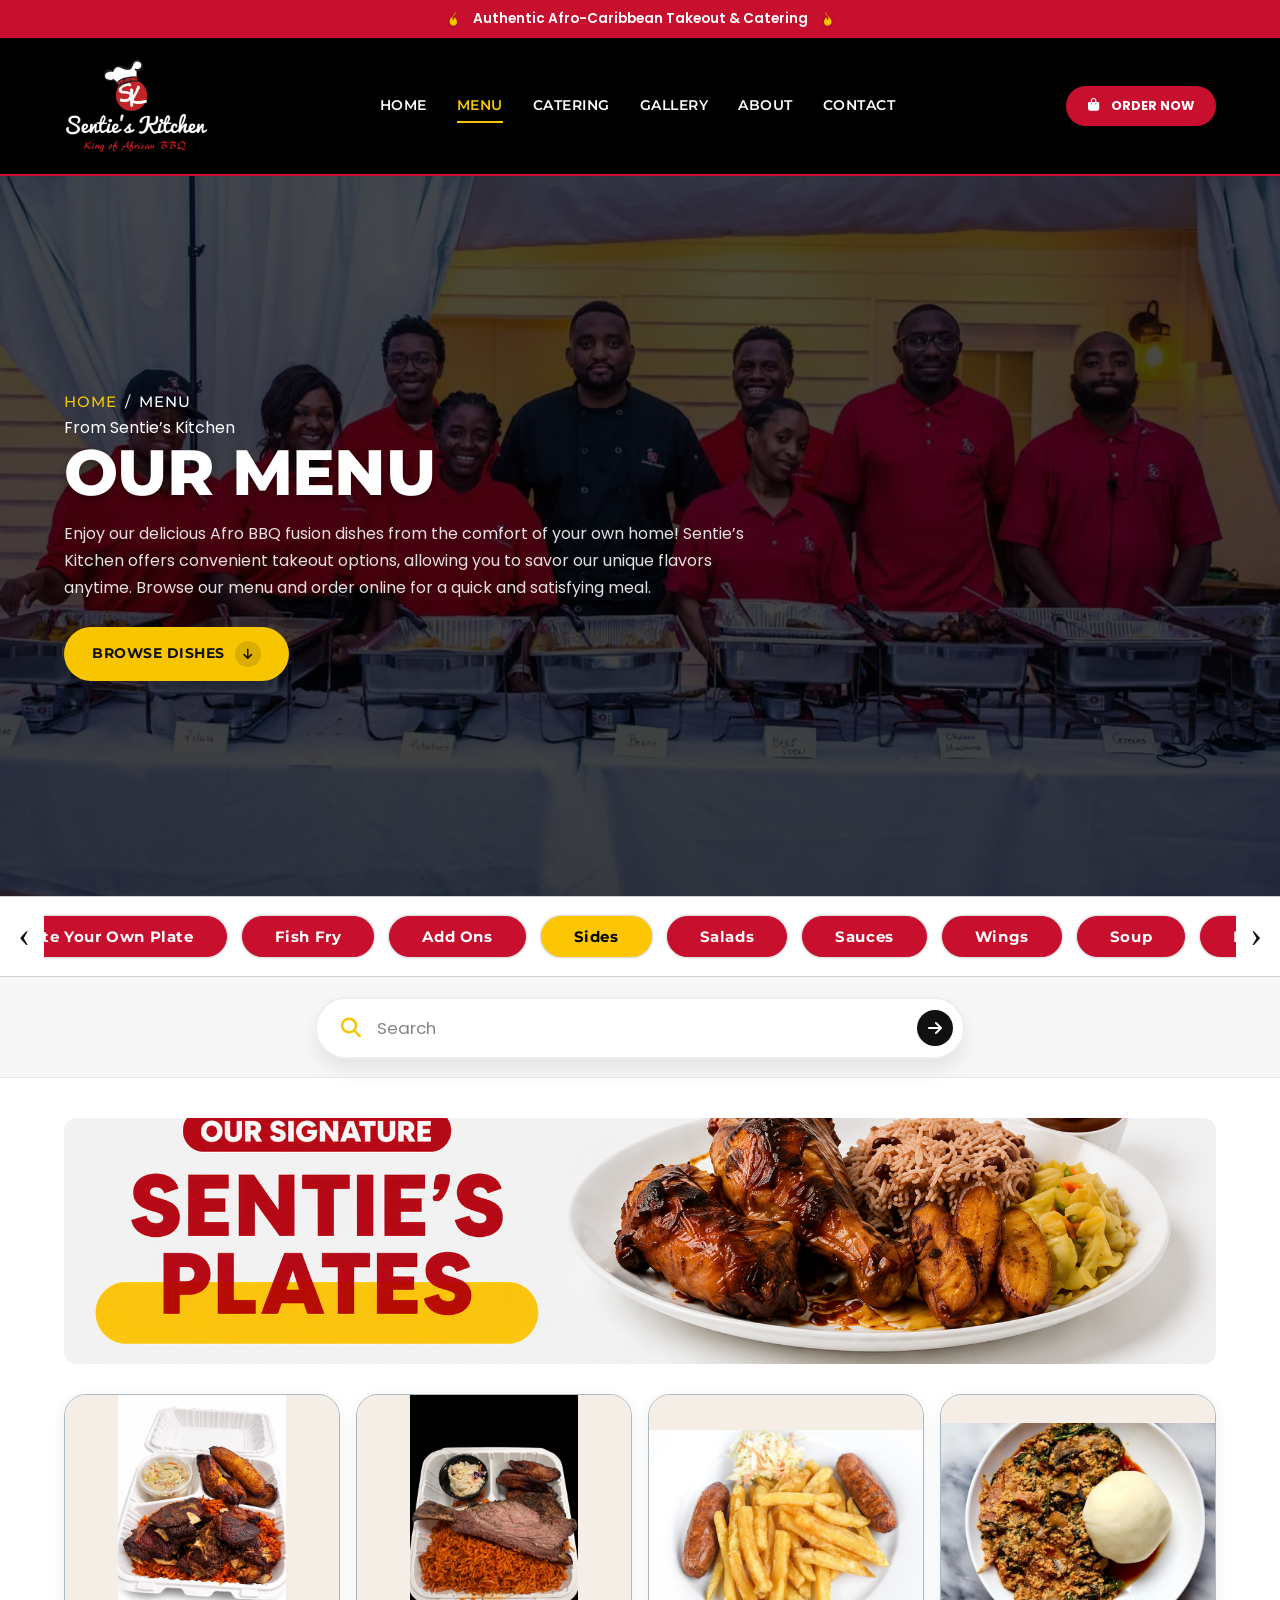
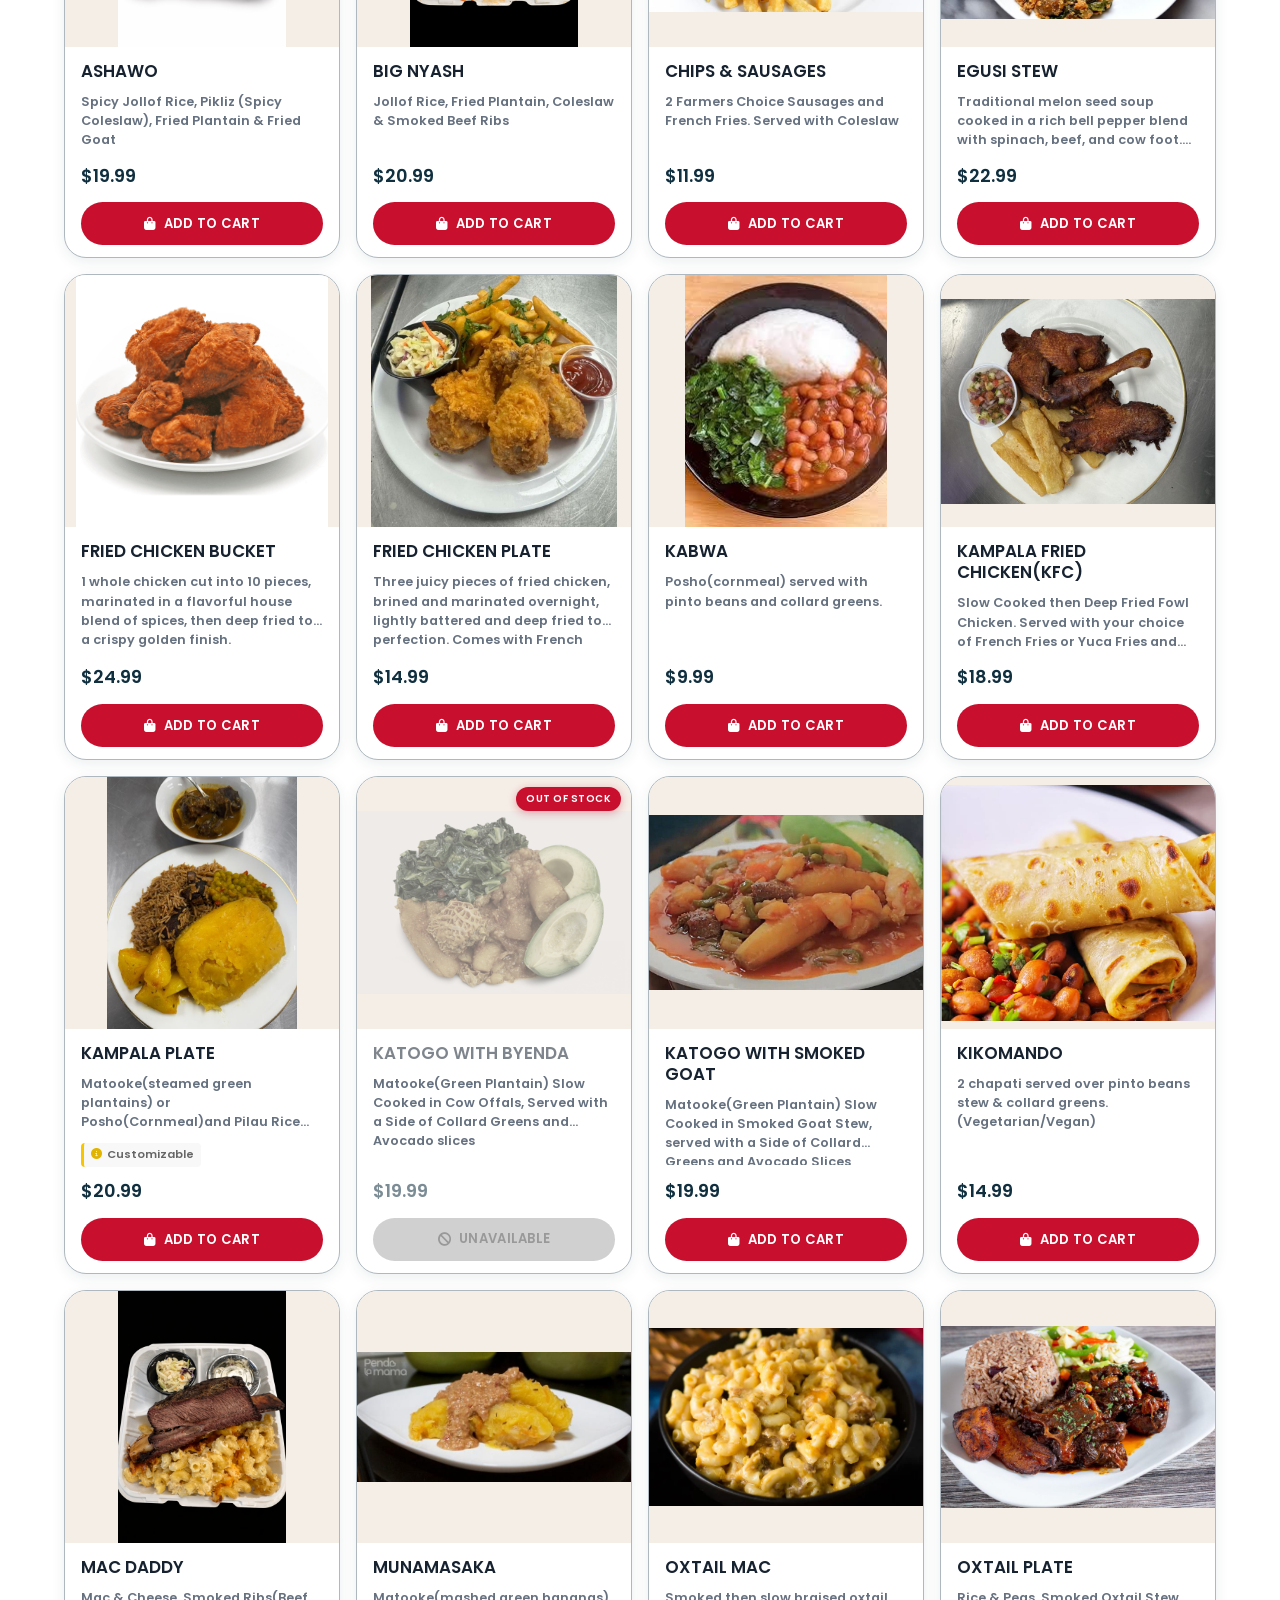
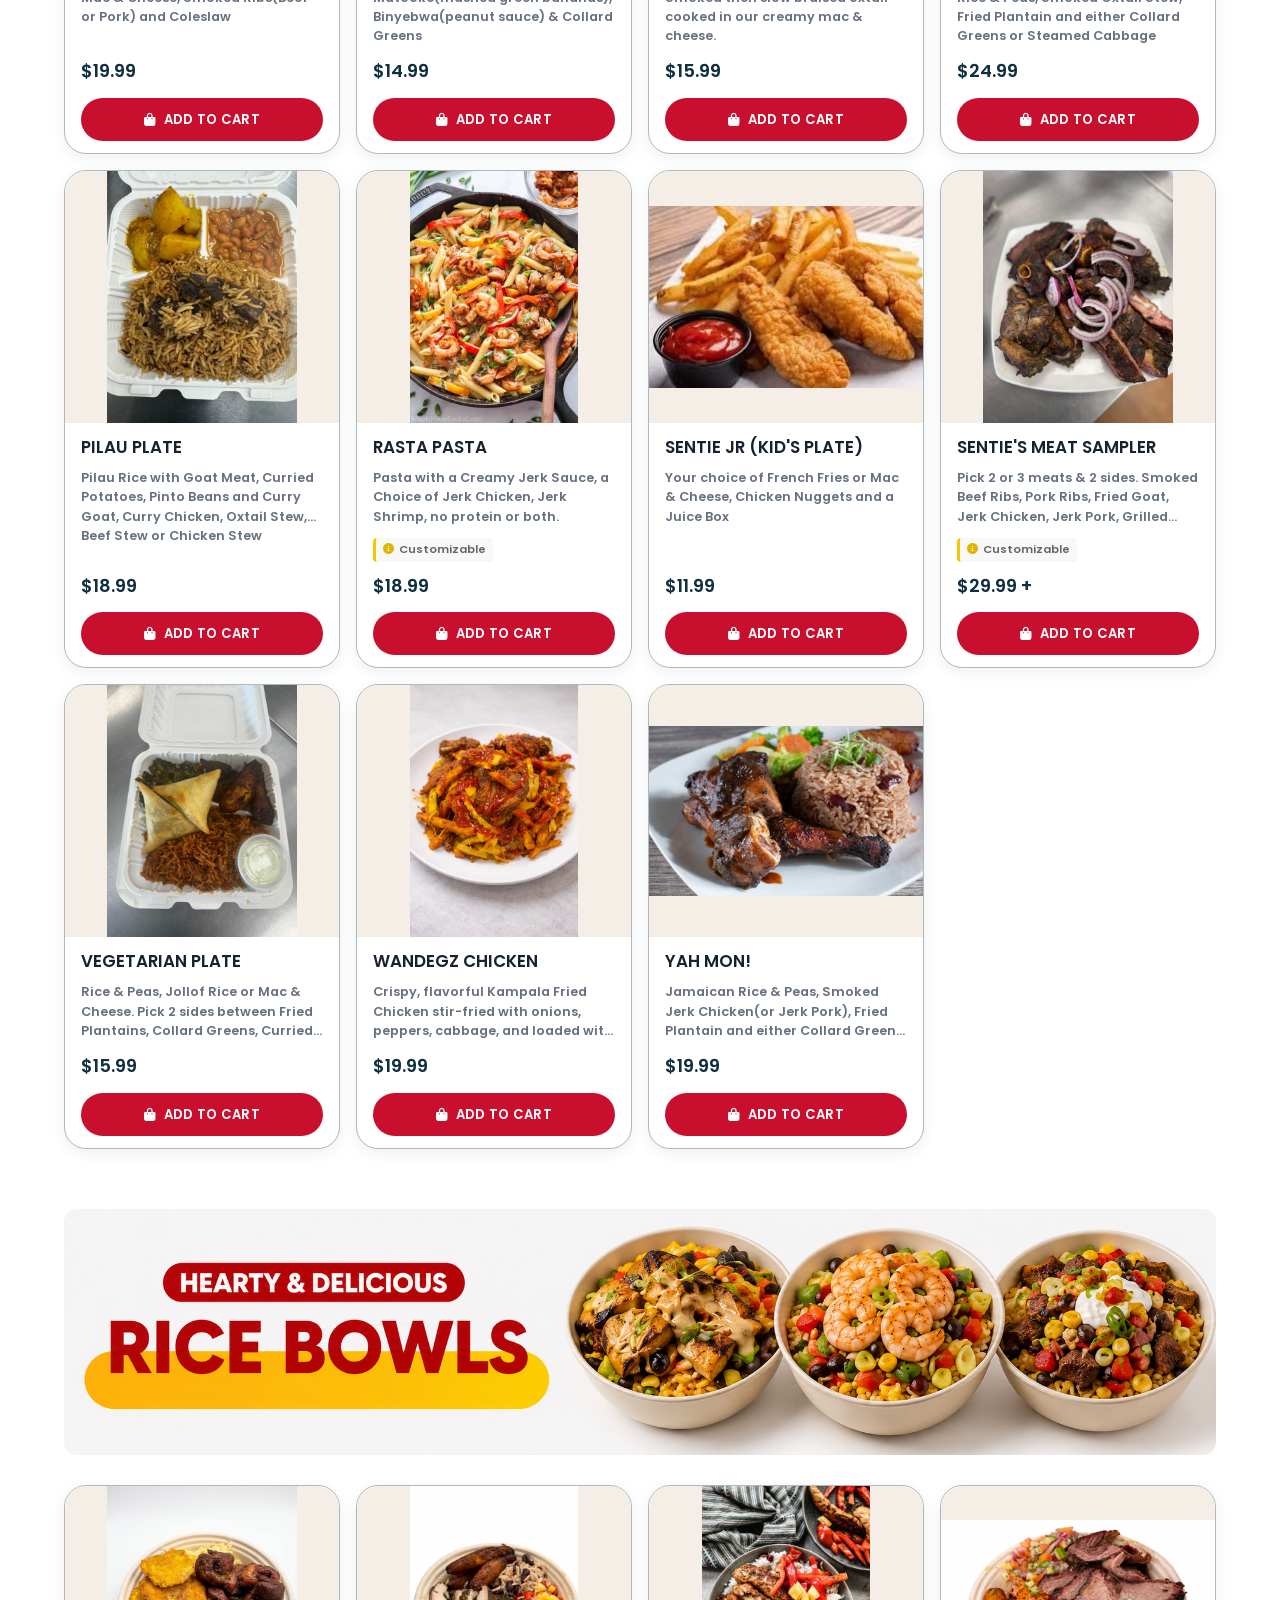
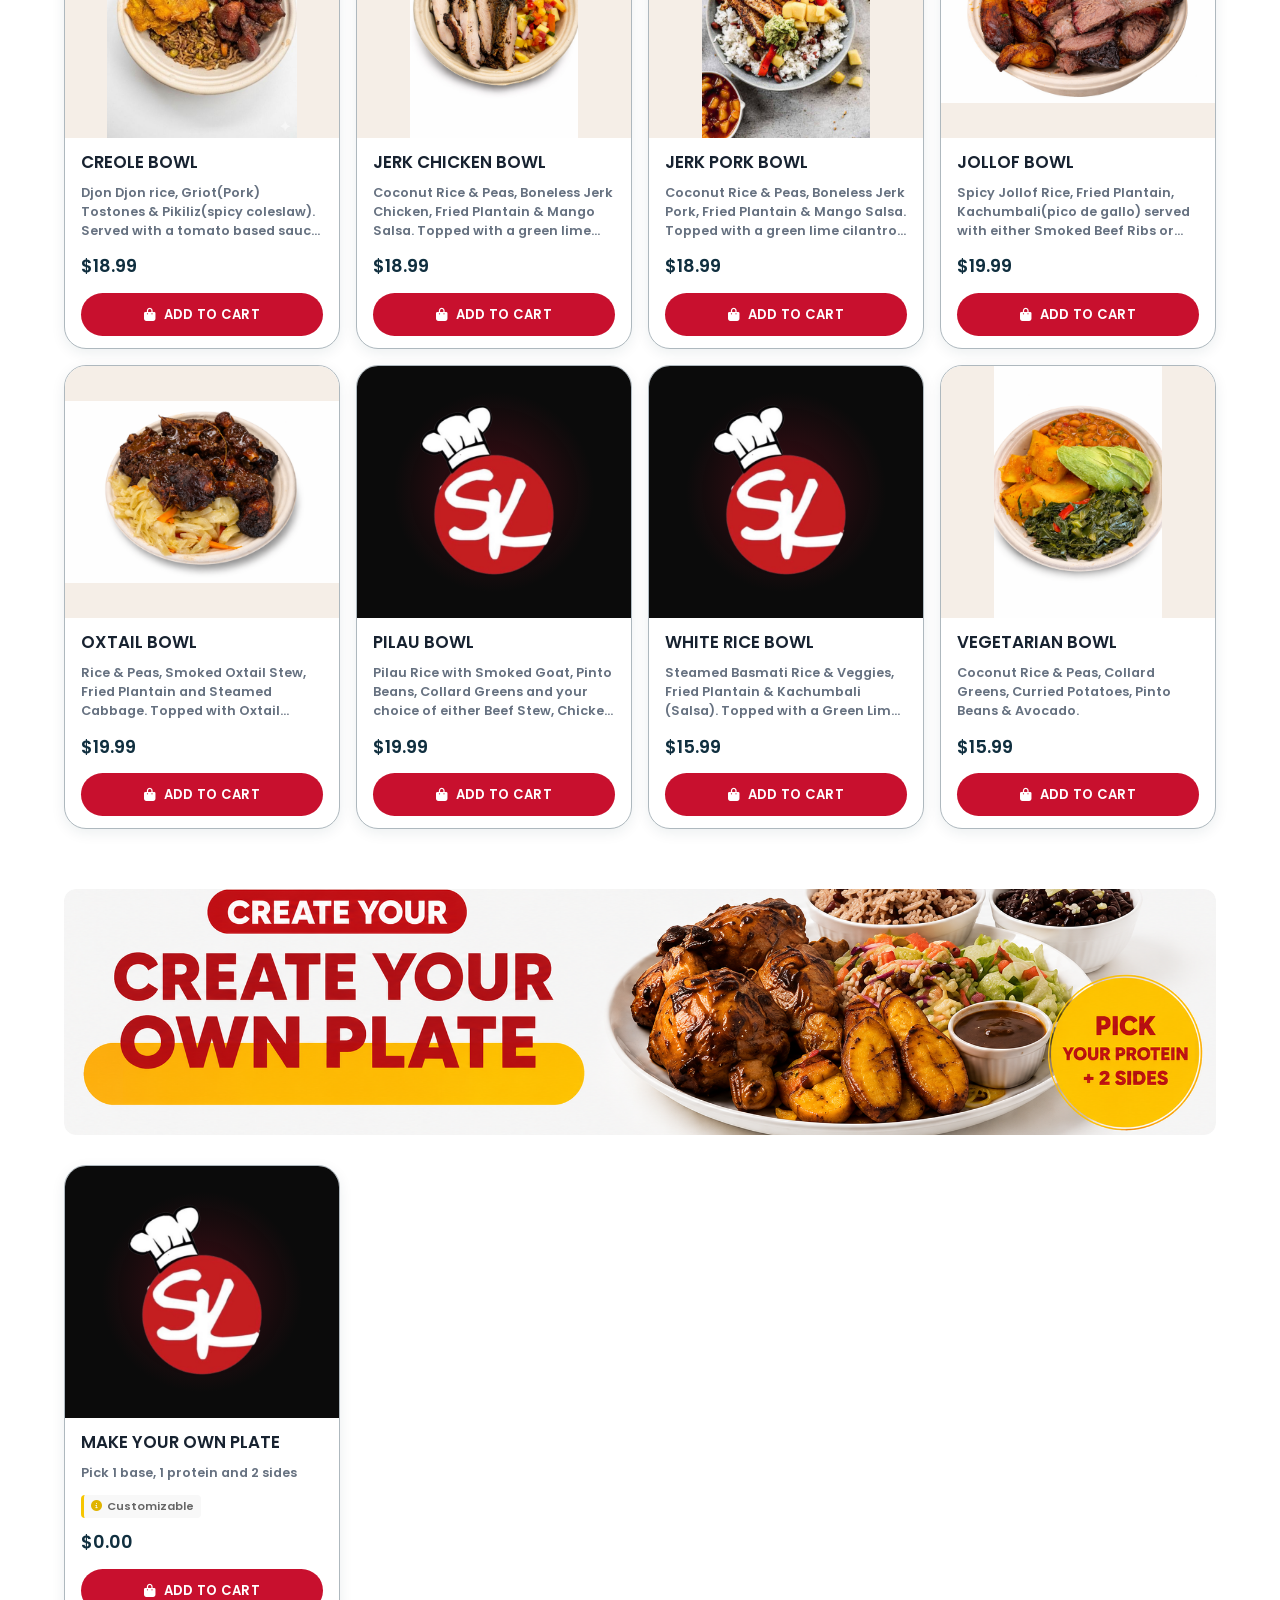
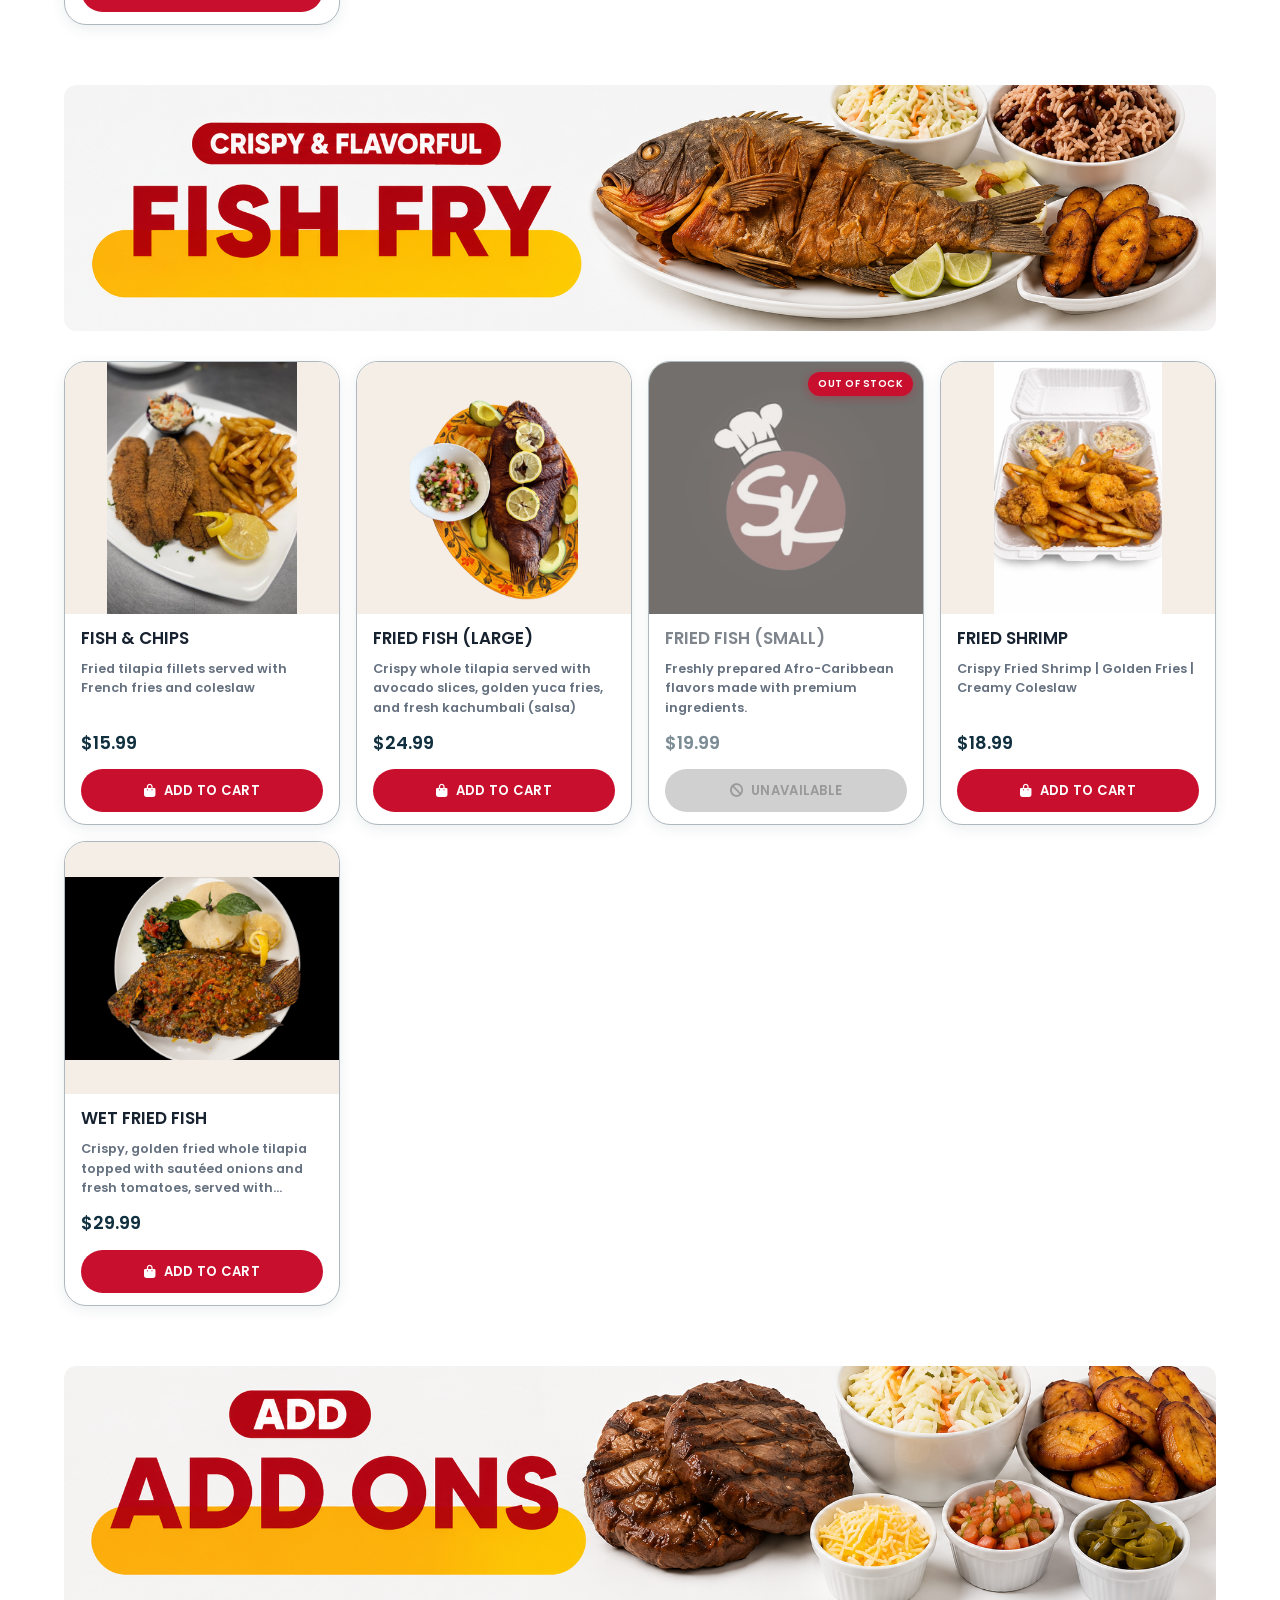
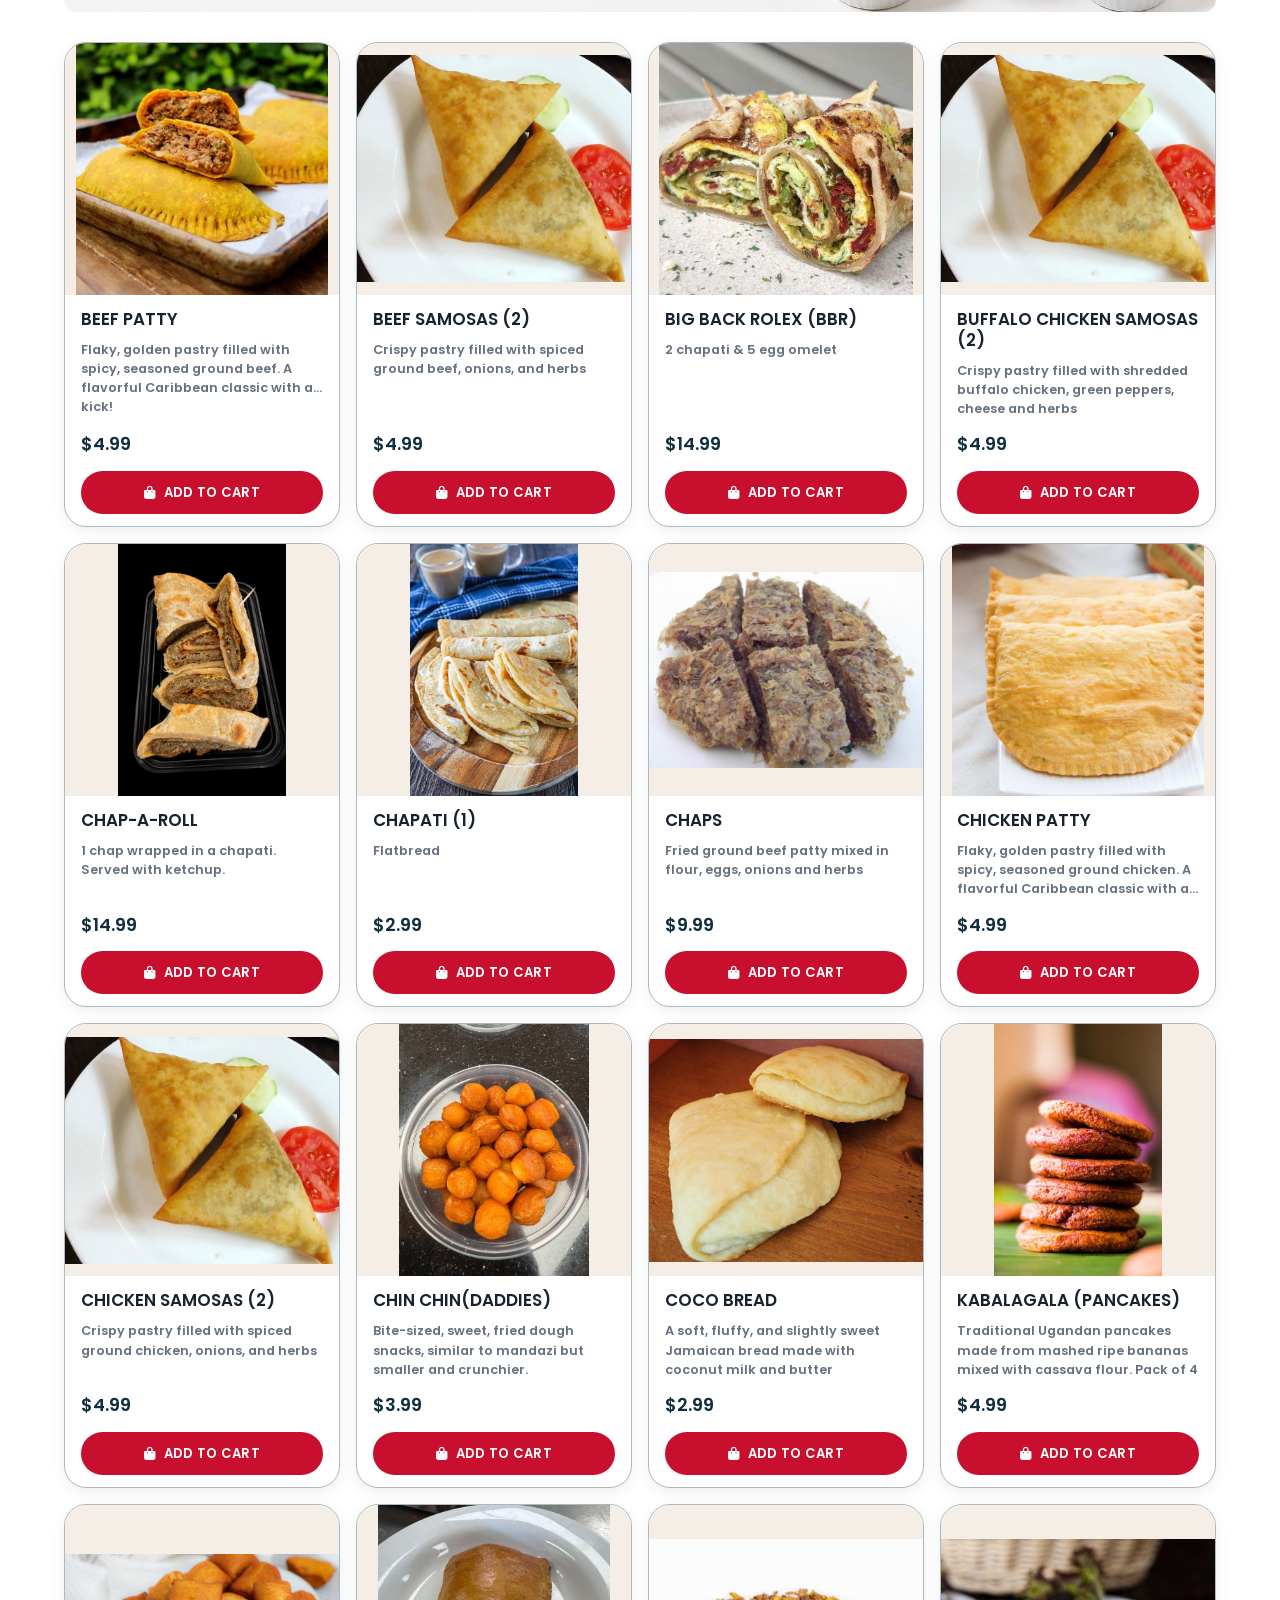
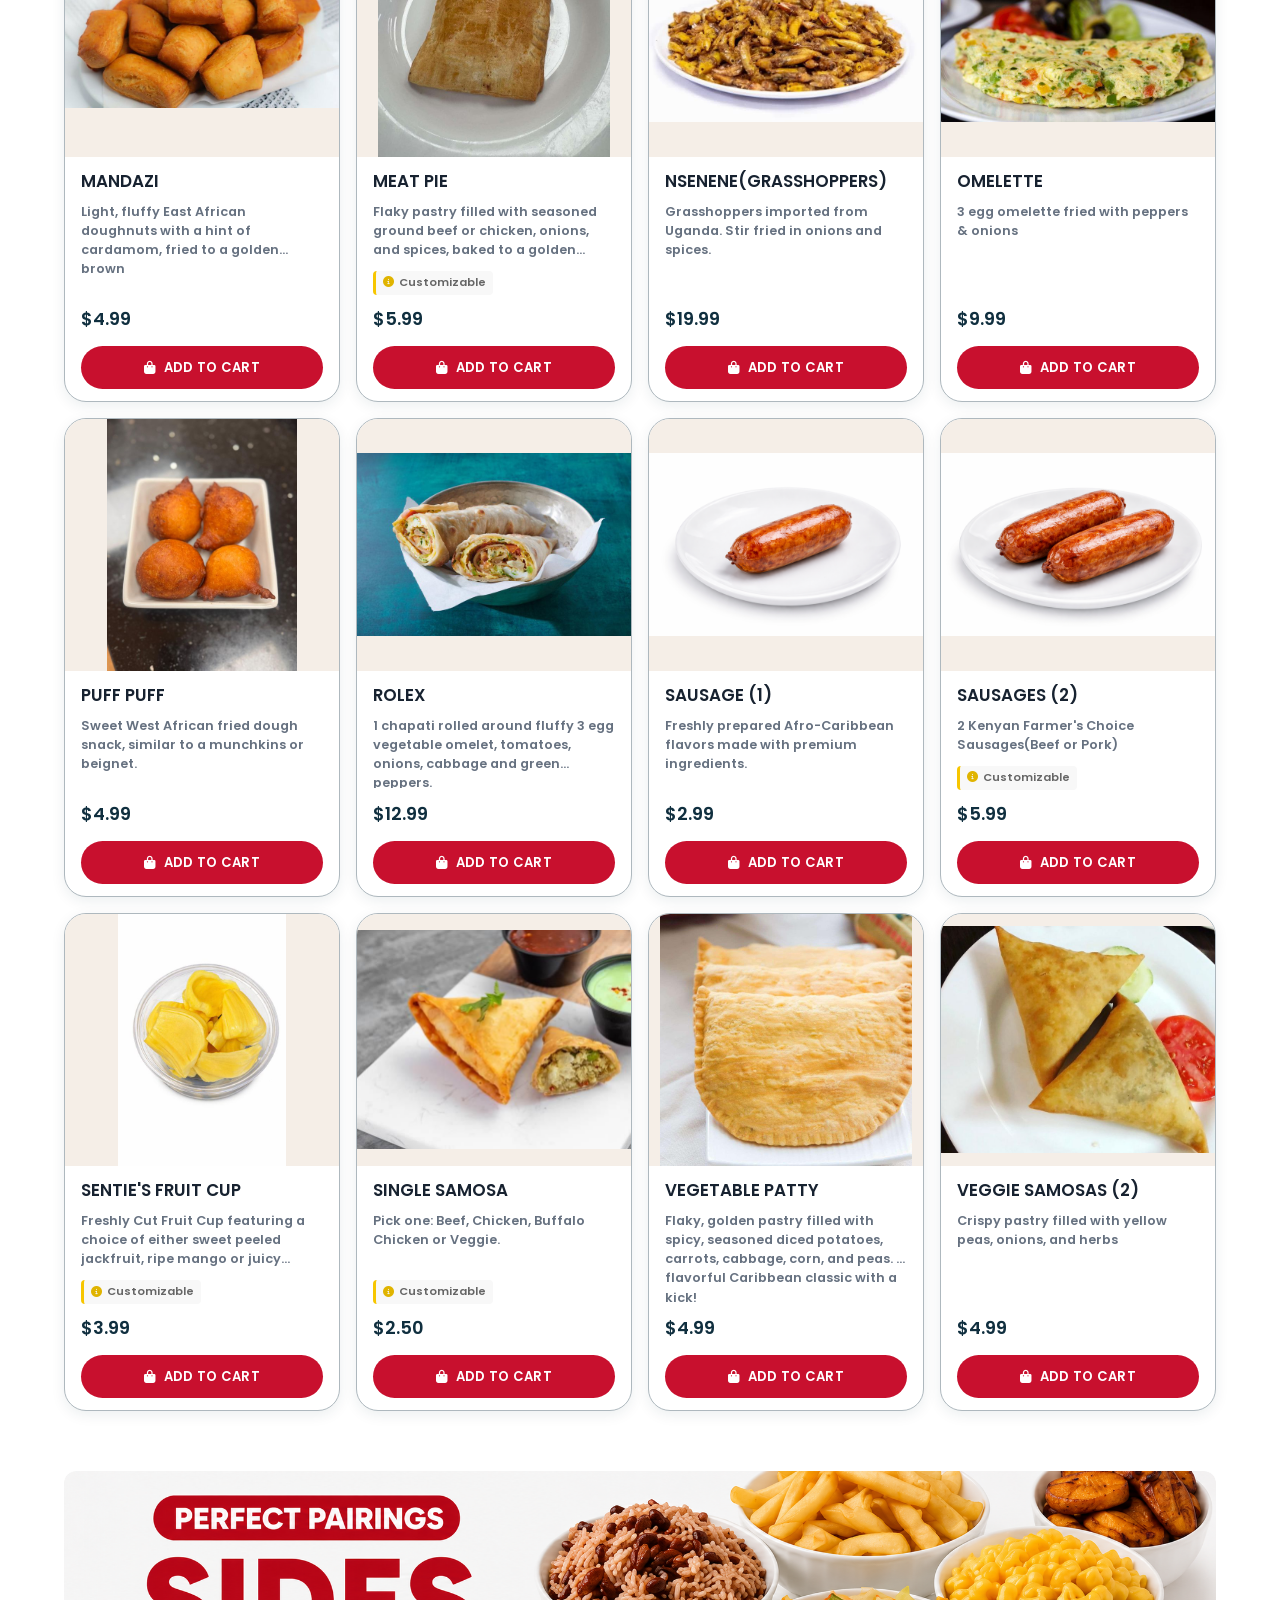
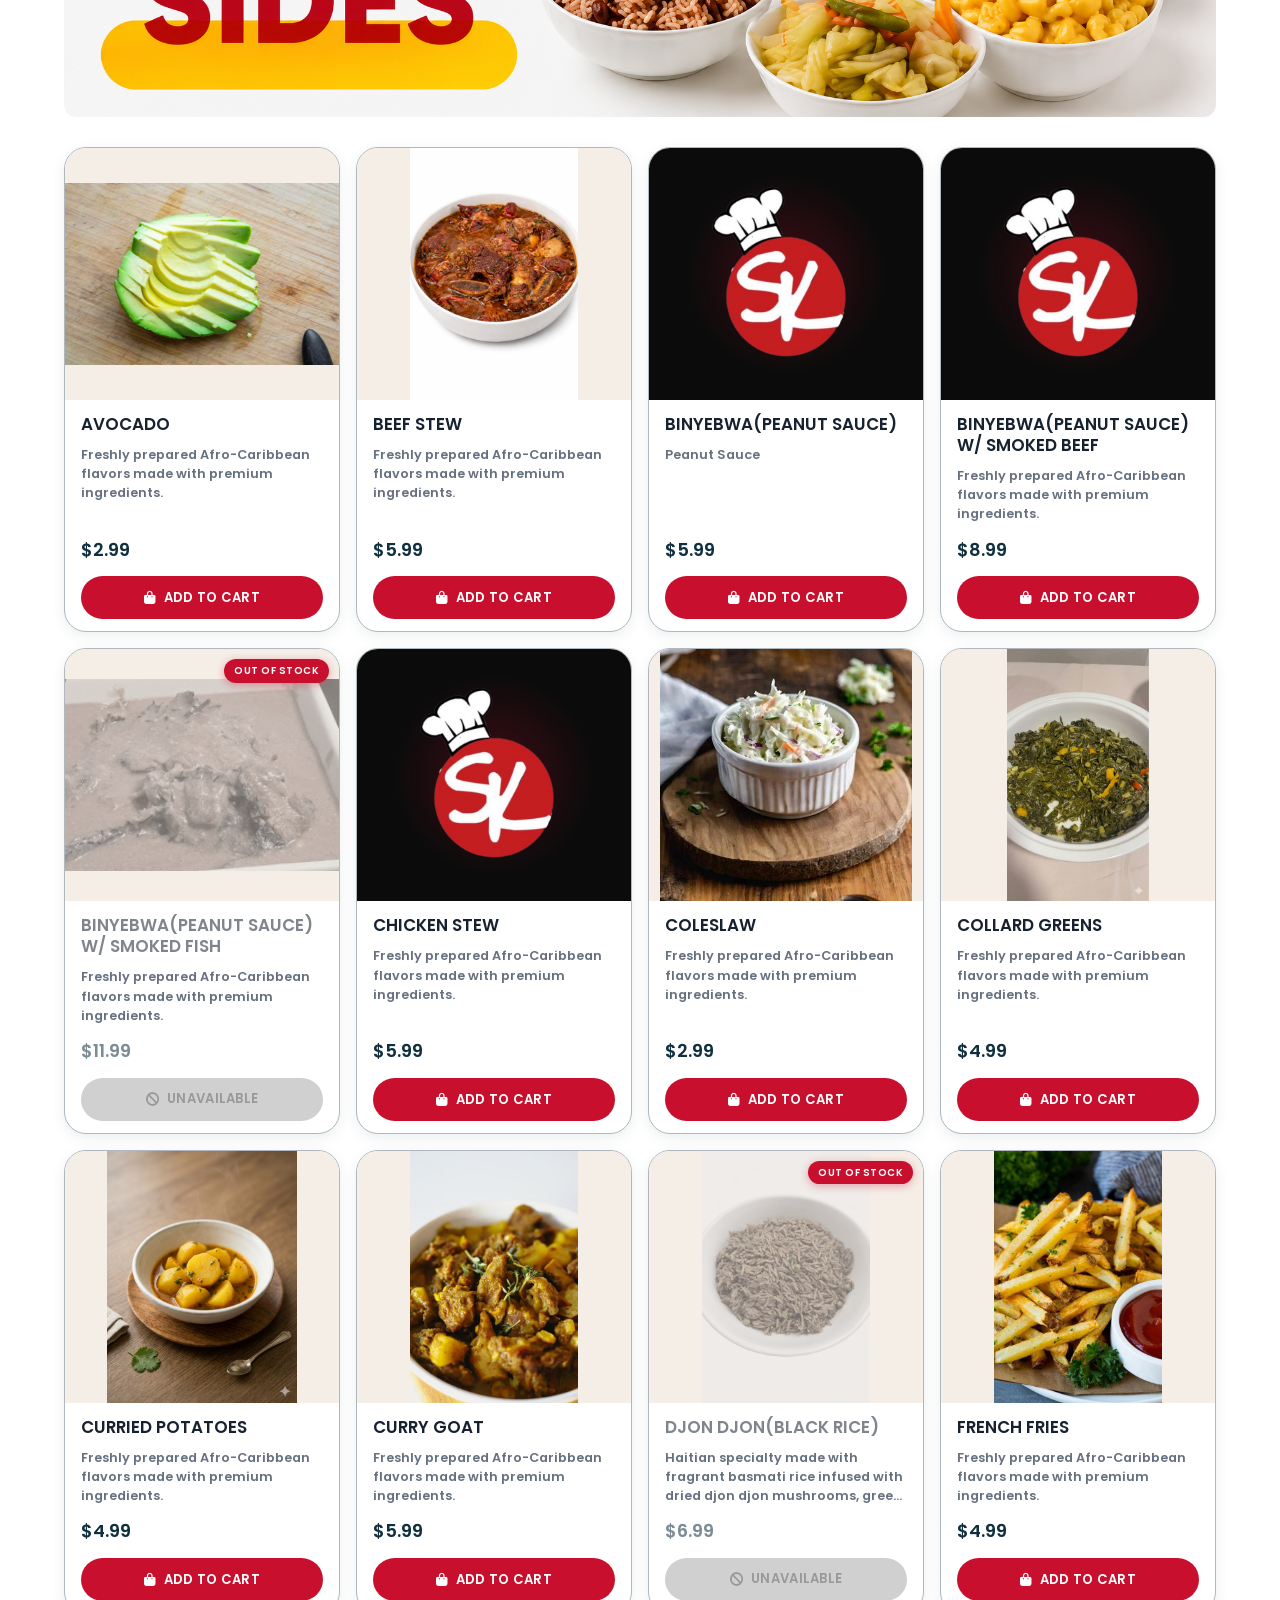
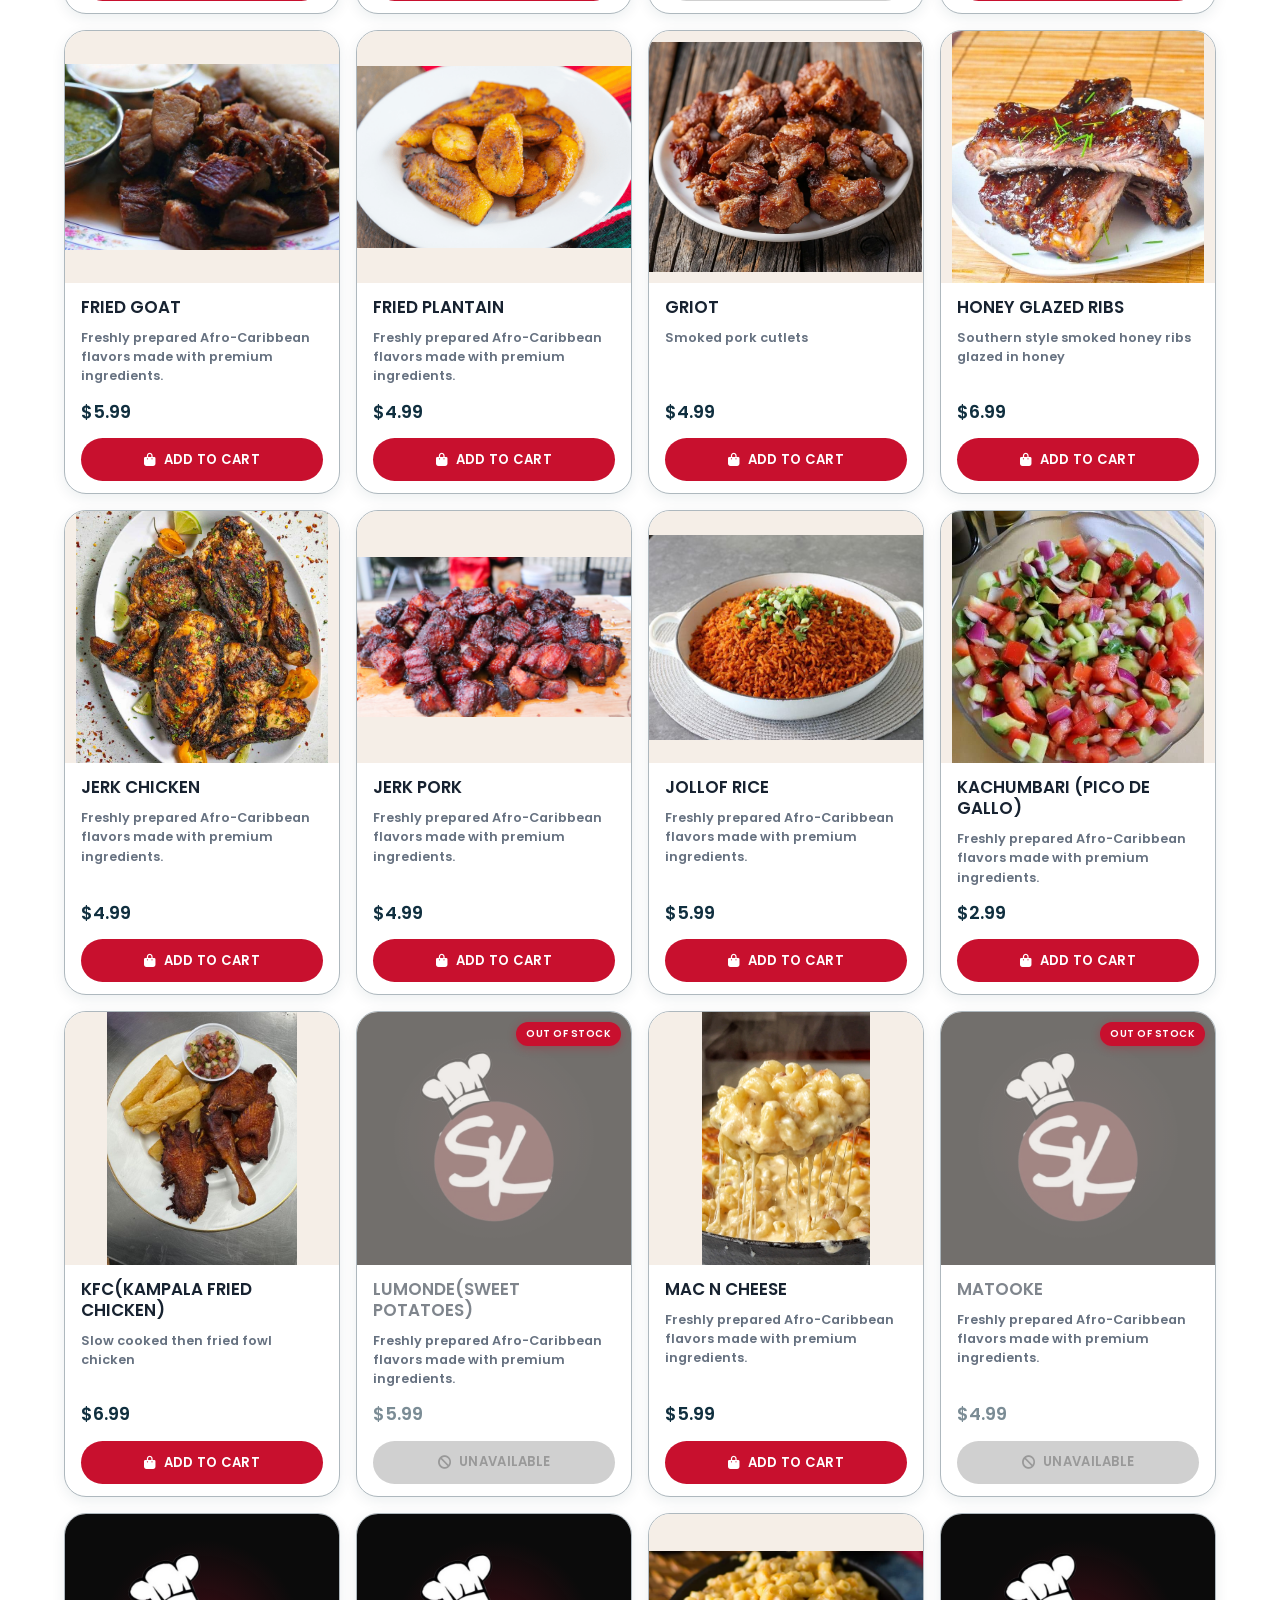
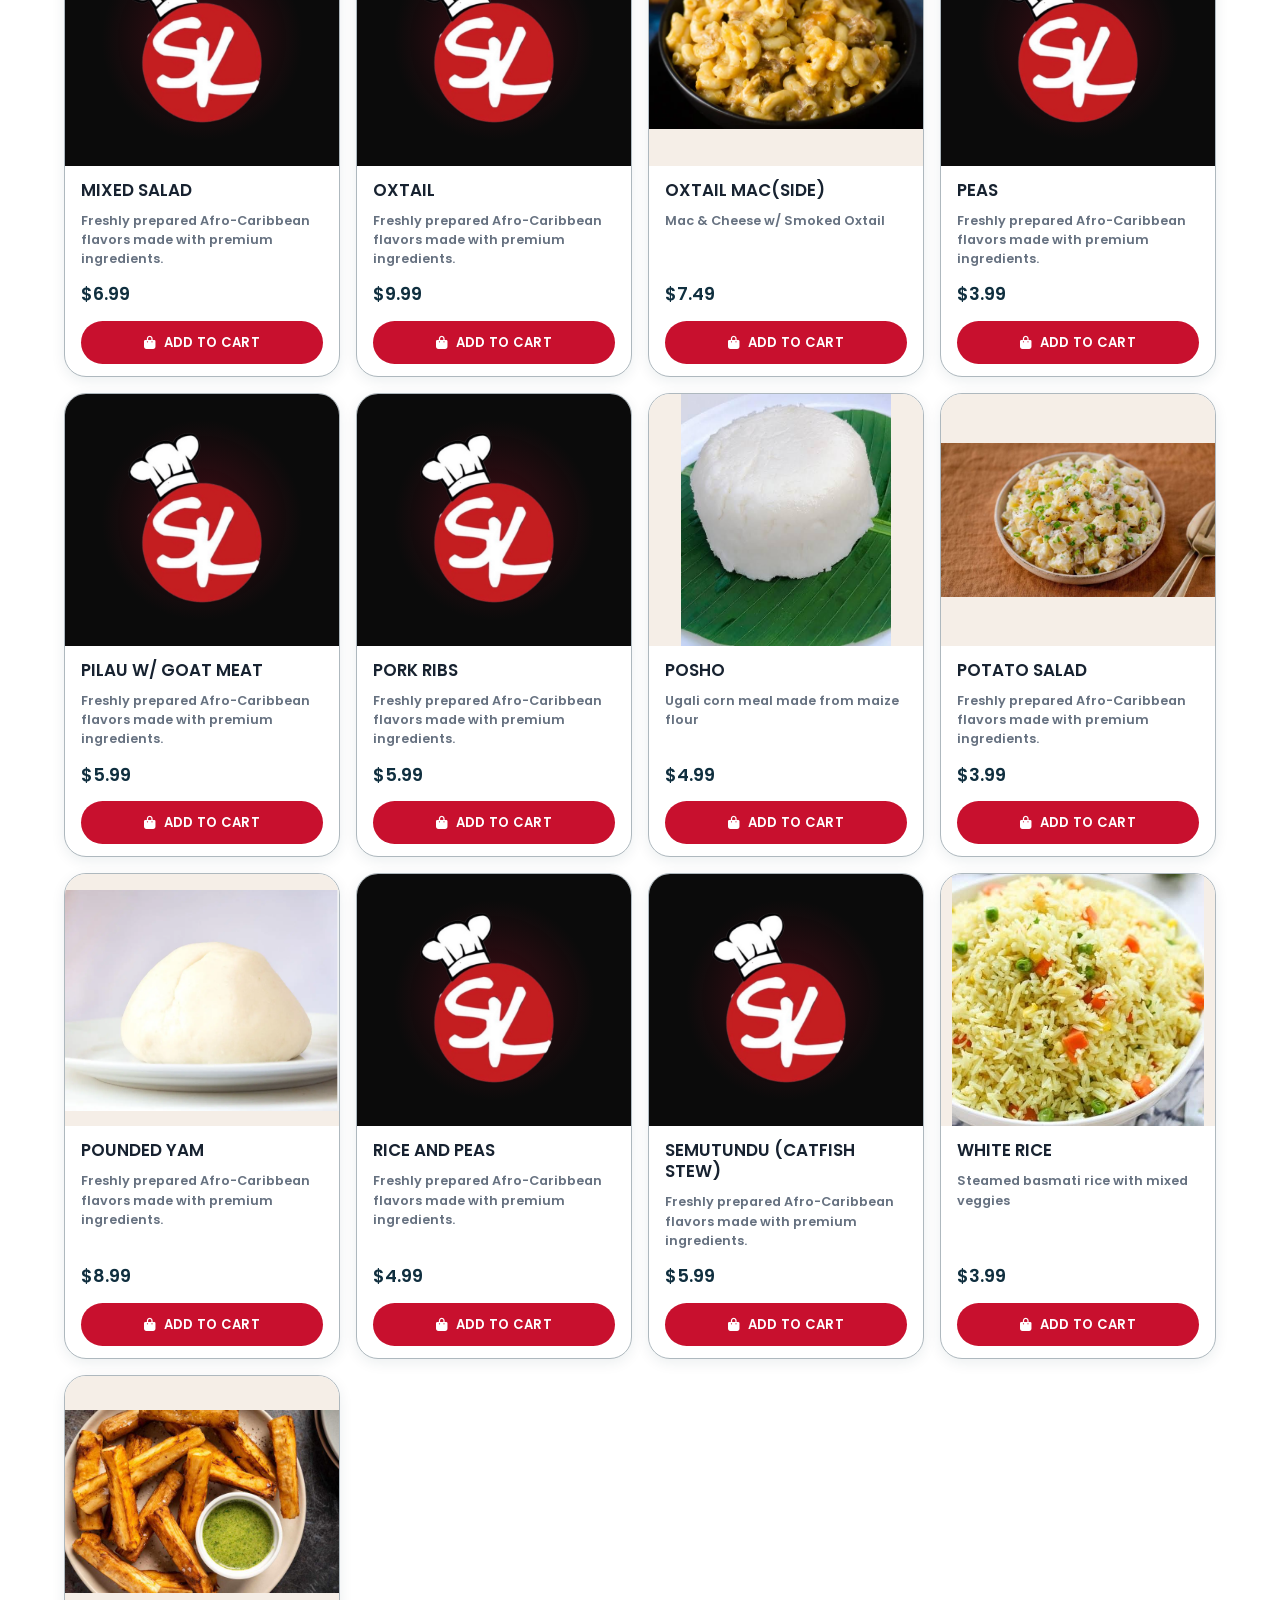
<file: menu.html>
<!DOCTYPE html>
<html lang="en">

<head>
    <meta charset="UTF-8">
    <meta name="viewport" content="width=device-width, initial-scale=1.0">
    <meta name="description" content="Explore Sentie's Kitchen's authentic Ugandan and Afro-Caribbean menu. Browse our delicious Jerk Chicken, Jollof Rice, Oxtail Stew, and sides, and order directly on ToastTab.">
    <meta name="keywords" content="Sentie's Kitchen Menu, Ugandan food menu, Jerk Chicken Boston, Oxtail takeout, Afro BBQ fusion, order online, Chef Sentie Kironde">
    <meta name="author" content="Sentie's Kitchen">

    <!-- Open Graph / Facebook SEO -->
    <meta property="og:type" content="website">
    <meta property="og:url" content="https://sentieskitchen.com/menu.html">
    <meta property="og:title" content="Our Menu | Sentie's Kitchen - Ugandan & Afro-Caribbean BBQ">
    <meta property="og:description" content="Savor authentic Jerk Chicken, Oxtail Bowls, Jollof Rice, and traditional Ugandan sides. View our full menu and order takeout online.">
    <meta property="og:image" content="https://sentieskitchen.com/assets/images/new-picture/Takeout.jpg">
    <meta property="og:site_name" content="Sentie's Kitchen">

    <!-- Twitter SEO -->
    <meta name="twitter:card" content="summary_large_image">
    <meta name="twitter:url" content="https://sentieskitchen.com/menu.html">
    <meta name="twitter:title" content="Our Menu | Sentie's Kitchen - Ugandan & Afro-Caribbean BBQ">
    <meta name="twitter:description" content="Savor authentic Jerk Chicken, Oxtail Bowls, Jollof Rice, and traditional Ugandan sides. View our full menu and order takeout online.">
    <meta name="twitter:image" content="https://sentieskitchen.com/assets/images/new-picture/Takeout.jpg">

    <!-- Canonical URL -->
    <link rel="canonical" href="https://sentieskitchen.com/menu.html">

    <title>Our Menu | Sentie's Kitchen - Authentic Ugandan & Afro-Caribbean BBQ</title>

    <link rel="stylesheet" href="https://cdnjs.cloudflare.com/ajax/libs/font-awesome/6.6.0/css/all.min.css">
    <link rel="stylesheet" href="style.css">
    <link rel="icon" href="assets/images/Logo%20catring.png" type="image/png">
    <!-- Smooth Scroll Engine -->
    <script src="lenis.js"></script>
    <script src="smooth-scroll.js"></script>
</head>

<body class="menu-page" id="top">
    <div class="announcement-bar">
        <div class="announcement-text">
            <svg class="announcement-icon" viewBox="0 0 24 24" aria-hidden="true">
                <path d="M13.8 2.2c.5 2.1-.1 3.8-1.7 5.2-1.2 1-2.1 2.1-2.1 3.7 0 1.2.5 2.2 1.4 2.9-.1-1.7.8-3.1 2.2-4.2.2 2.2 2.4 3.3 2.4 6.1 0 2.8-2.1 5.1-5 5.1s-5-2.2-5-5.2c0-3.8 2.8-5.8 4.7-7.9 1.4-1.5 2.4-3.2 3.1-5.7Z" />
            </svg>
            <span>Authentic Afro-Caribbean Takeout & Catering</span>
            <svg class="announcement-icon announcement-icon-right" viewBox="0 0 24 24" aria-hidden="true">
                <path d="M13.8 2.2c.5 2.1-.1 3.8-1.7 5.2-1.2 1-2.1 2.1-2.1 3.7 0 1.2.5 2.2 1.4 2.9-.1-1.7.8-3.1 2.2-4.2.2 2.2 2.4 3.3 2.4 6.1 0 2.8-2.1 5.1-5 5.1s-5-2.2-5-5.2c0-3.8 2.8-5.8 4.7-7.9 1.4-1.5 2.4-3.2 3.1-5.7Z" />
            </svg>
        </div>
    </div>

        <header id="main-header">
        <div class="container">
            <!-- Brand Logo -->
            <a href="index.html" class="logo-container">
                <img src="assets/images/Secties%20logo.png" alt="Sentie's Kitchen Logo" class="logo-img">
            </a>

            <!-- Navigation Links -->
            <nav class="nav-links" id="nav-links">
                <a href="index.html" >Home</a>
                <a href="menu.html" class="active">Menu</a>
                <a href="events.html" >Catering</a>
                <a href="gallery.html" >Gallery</a>
                <a href="about.html" >About</a>
                <a href="contact.html" >Contact</a>
            </nav>

            <!-- Action Button -->
            <div class="header-actions">
                <a href="https://order.toasttab.com/online/senties-kitchen" target="_blank" class="btn-order-now">
                    <i class="fa-solid fa-bag-shopping" style="margin-right: 6px;"></i>
                    Order Now
                </a>
            </div>

            <!-- Hamburger Button -->
            <button class="mobile-menu-btn" id="mobile-menu-btn" aria-label="Toggle Menu">
                <span></span>
                <span></span>
                <span></span>
            </button>
        </div>
    </header>

    <section class="menu-hero">
        <div class="menu-hero-overlay"></div>
        <div class="container">
            <div class="breadcrumbs">
                <a href="index.html">Home</a> / <span>Menu</span>
            </div>
            <span class="menu-hero-subtitle">From Sentie’s Kitchen</span>
            <h1>Our Menu</h1>
            <p class="menu-hero-desc">Enjoy our delicious Afro BBQ fusion dishes from the comfort of your own home! Sentie’s Kitchen offers convenient takeout options, allowing you to savor our unique flavors anytime. Browse our menu and order online for a quick and satisfying meal.</p>
            <a href="#menu-sections-container" class="btn btn-yellow menu-hero-btn">
                Browse Dishes
                <span class="arrow-icon"><i class="fa-solid fa-arrow-down"></i></span>
            </a>
        </div>
    </section>

    <nav class="category-tabs-nav" id="category-tabs-container">
        <div class="category-tabs-controls">
            <button class="category-scroll-btn category-scroll-prev" type="button" aria-label="Previous categories">
                <span aria-hidden="true">&lsaquo;</span>
            </button>
            <div class="category-tabs-scroll" id="category-tabs-scroll"></div>
            <button class="category-scroll-btn category-scroll-next" type="button" aria-label="Next categories">
                <span aria-hidden="true">&rsaquo;</span>
            </button>
        </div>
    </nav>

    <section class="menu-search-section">
        <div class="container">
            <div class="search-bar-wrapper">
                <i class="fa-solid fa-magnifying-glass search-icon"></i>
                <input type="text" id="menu-search-input" placeholder="Search for dishes, categories, or descriptions...">
                <button id="menu-search-submit" class="search-submit-btn" aria-label="Search">
                    <i class="fa-solid fa-arrow-right"></i>
                </button>
            </div>
        </div>
    </section>

    <section class="menu-sections-wrapper">
        <div class="container">
            <div id="no-results-message" class="no-results-card" style="display: none;">
                <i class="fa-solid fa-utensils"></i>
                <h3>No items found</h3>
                <p>Try another search or select a different category.</p>
            </div>

            <div id="menu-sections-container"></div>
        </div>
    </section>

    <section class="page-cta" id="page-cta">
        <div class="container page-cta-inner">
            <div class="page-cta-copy ab-fade">
                <span class="page-cta-kicker">Let Us Cater Your Next Event</span>
                <h2 class="page-cta-title">Good Food. Great Memories.</h2>
                <p class="page-cta-desc">From intimate gatherings to grand celebrations,<br>we bring the flavor and the love.</p>
                <a href="mailto:info@sentieskitchen.com" class="page-cta-btn">
                    <span>Let's Cater!</span>
                    <i class="fa-solid fa-arrow-right"></i>
                </a>
            </div>
        </div>
    </section>

    <footer class="footer-showcase" id="footer">
        <div class="footer-showcase-bg" aria-hidden="true">
            <img src="assets/images/events/hero-bg.png" alt="Sentie's Kitchen dinner table">
        </div>
        <div class="footer-showcase-overlay" aria-hidden="true"></div>

        <div class="container footer-showcase-inner">
            <div class="footer-showcase-top">
                <div class="footer-showcase-col">
                    <div class="footer-showcase-icon"><i class="fa-solid fa-phone-volume"></i></div>
                    <h3>Contact Us</h3>
                    <p>+1 (508) 927-8011</p>
                    <p>info@sentieskitchen.com</p>
                    <a href="mailto:info@sentieskitchen.com" class="footer-showcase-btn">Contact Us</a>
                </div>

                <div class="footer-showcase-col footer-showcase-col-center">
                    <div class="footer-showcase-icon"><i class="fa-solid fa-location-dot"></i></div>
                    <h3>Address</h3>
                    <p>21 Turnpike Rd, Southborough, MA 01772</p>
                    <p>Massachusetts, United States</p>
                    <a href="https://maps.google.com/?q=21+Turnpike+Rd,+Southborough,+MA+01772" target="_blank" rel="noopener" class="footer-showcase-btn">Get Directions</a>
                </div>

                <div class="footer-showcase-col footer-showcase-col-right">
                    <div class="footer-showcase-icon"><i class="fa-regular fa-clock"></i></div>
                    <h3>Opening <span>Hours</span></h3>
                    <p>Mon - Tue: Closed</p>
                    <p>Wed - Sat: 11:00 AM - 7:00 PM</p>
                    <p>Sun: 12:00 PM - 5:00 PM</p>
                    <a href="https://order.toasttab.com/online/senties-kitchen" target="_blank" rel="noopener" class="footer-showcase-btn">Order Online</a>
                </div>
            </div>

            <div class="footer-showcase-divider"></div>

            <div class="footer-showcase-bottom">
                <p class="footer-showcase-copy">Copyright &copy; 2026 All Rights Reserved.</p>

                <a href="index.html" class="footer-showcase-brand">
                    <span class="footer-showcase-brand-badge">
                        <img src="assets/images/Logo%20catring.png" alt="Sentie's Kitchen Logo">
                    </span>
                </a>

                <div class="footer-showcase-socials">
                    <a href="http://www.facebook.com/sentieskitchen" target="_blank" rel="noopener" aria-label="Facebook"><i class="fa-brands fa-facebook"></i></a>
                    <a href="https://x.com/sentieskitchen" target="_blank" rel="noopener" aria-label="X (Twitter)"><i class="fa-brands fa-x-twitter"></i></a>
                    <a href="https://www.instagram.com/sentieskitchen" target="_blank" rel="noopener" aria-label="Instagram"><i class="fa-brands fa-instagram"></i></a>
                    <a href="mailto:info@sentieskitchen.com" aria-label="Email"><i class="fa-solid fa-envelope"></i></a>
                </div>
            </div>
        </div>
    </footer>

    <script src="products-data.js"></script>
    <script src="script.js"></script>
    <script src="menu.js"></script>
    <!-- Back to Top Button -->
    <button id="back-to-top" class="back-to-top-btn" aria-label="Back to Top">
        <i class="fa-solid fa-arrow-up"></i>
    </button>
</body>

</html>
</file>
<file: style.css>
/* ==========================================================================
   Theme Name: Sentie's Kitchen
   Description: Sentie's Kitchen - Modern Premium Theme Stylesheet
   ========================================================================== */

/* 1. Imports & Fonts */
@import url('https://fonts.googleapis.com/css2?family=Caveat:wght@600;700&family=Cormorant+Garamond:ital,wght@0,400;0,500;0,600;0,700;1,400;1,500;1,600;1,700&family=Montserrat:wght@400;500;600;700;800&family=Poppins:wght@300;400;500;600;700&display=swap');

/* 2. CSS Custom Variables */
:root {
    --color-red: #C8102E;
    --color-red-hover: #b00d25;
    --color-yellow: #F7C600;
    --color-yellow-hover: #e0b400;
    --color-black: #111111;
    --color-black-light: #181818;
    --color-black-lightest: #222222;
    --color-white: #FFFFFF;
    --color-gray-light: #F8F8F8;
    --color-gray-border: #EEEEEE;
    --color-text: #2c2c2c;
    --color-text-muted: #666666;

    --font-heading: 'Montserrat', sans-serif;
    --font-body: 'Poppins', sans-serif;
    --font-accent: 'Caveat', cursive;

    --border-radius-sm: 6px;
    --border-radius-md: 12px;
    --border-radius-lg: 20px;
    --border-radius-circle: 50%;

    --shadow-sm: 0 4px 6px rgba(0, 0, 0, 0.05);
    --shadow-md: 0 10px 20px rgba(0, 0, 0, 0.08);
    --shadow-lg: 0 15px 35px rgba(0, 0, 0, 0.12);

    --transition-fast: 0.2s ease;
    --transition-normal: 0.3s ease;
    --transition-slow: 0.5s ease;

    --container-width: 1200px;
}

/* 3. Base Reset & Reset Defaults */
* {
    margin: 0;
    padding: 0;
    box-sizing: border-box;
}

html {
    scroll-behavior: auto !important; /* Disables default smooth scrolling */
    font-size: 16px;
}

body {
    font-family: var(--font-body);
    color: var(--color-text);
    background-image: url('https://assets.indolj.io/upload/1729148662-Background-new.jpg');
    background-attachment: fixed;
    background-size: cover;
    background-position: center;
    background-repeat: no-repeat;
    line-height: 1.6;
    overflow-x: hidden;
}

h1,
h2,
h3,
h4,
h5,
h6 {
    font-family: var(--font-heading);
    font-weight: 700;
    line-height: 1.2;
    color: var(--color-black);
}

p {
    font-size: 0.95rem;
    color: var(--color-text-muted);
}

a {
    text-decoration: none;
    color: inherit;
    transition: var(--transition-fast);
}

ul {
    list-style: none;
}

img {
    max-width: 100%;
    height: auto;
    display: block;
}

button,
input,
textarea {
    font-family: inherit;
    font-size: inherit;
    border: none;
    outline: none;
}

.container {
    width: 100%;
    max-width: var(--container-width);
    margin: 0 auto;
    padding: 0 24px;
}

/* Section Title Utility decoration like in the reference image (~~~ TEXT ~~~) */
.section-title-wrap {
    text-align: center;
    margin-bottom: 45px;
}

.section-title-deco {
    display: flex;
    align-items: center;
    justify-content: center;
    gap: 15px;
    font-family: var(--font-heading);
    font-size: 2rem;
    font-weight: 800;
    text-transform: uppercase;
    letter-spacing: 1px;
    color: var(--color-black);
}

.section-title-deco::before,
.section-title-deco::after {
    content: "~~~";
    color: var(--color-yellow);
    font-family: var(--font-accent);
    font-size: 1.5rem;
    font-weight: normal;
    letter-spacing: -2px;
}

.section-subtitle {
    font-size: 1rem;
    color: var(--color-text-muted);
    margin-top: 8px;
    font-weight: 400;
}

/* 4. Common Components & Buttons */
.btn {
    display: inline-flex;
    align-items: center;
    justify-content: center;
    gap: 8px;
    font-family: var(--font-heading);
    font-weight: 700;
    text-transform: uppercase;
    font-size: 0.85rem;
    letter-spacing: 0.5px;
    padding: 14px 28px;
    border-radius: 30px;
    cursor: pointer;
    transition: var(--transition-normal);
}

.btn-red {
    background-color: var(--color-red);
    color: var(--color-white);
}

.btn-red:hover {
    background-color: var(--color-red-hover);
    transform: translateY(-2px);
    box-shadow: 0 8px 20px rgba(200, 16, 46, 0.3);
}

.btn-yellow {
    background-color: var(--color-yellow);
    color: var(--color-black);
}

.btn-yellow:hover {
    background-color: var(--color-yellow-hover);
    transform: translateY(-2px);
    box-shadow: 0 8px 20px rgba(247, 198, 0, 0.3);
}

.btn-outline-white {
    border: 2px solid var(--color-white);
    background-color: transparent;
    color: var(--color-white);
}

.btn-outline-white:hover {
    background-color: var(--color-white);
    color: var(--color-black);
    transform: translateY(-2px);
}

.arrow-icon {
    display: inline-flex;
    align-items: center;
    justify-content: center;
    width: 26px;
    height: 26px;
    border-radius: 50%;
    background-color: rgba(255, 255, 255, 0.18);
    font-size: 0.75rem;
    flex-shrink: 0;
    transition: transform var(--transition-normal), background-color var(--transition-normal);
}

.btn-yellow .arrow-icon {
    background-color: rgba(0, 0, 0, 0.12);
}

.btn:hover .arrow-icon {
    transform: translateX(5px);
    background-color: rgba(255, 255, 255, 0.35);
}

.btn-yellow:hover .arrow-icon {
    background-color: rgba(0, 0, 0, 0.2);
}

/* ==========================================================================
   Section Specific Layout Styles
   ========================================================================== */

/* 1. Announcement Bar */
.announcement-bar {
    background-color: var(--color-red);
    color: var(--color-white);
    padding: 8px 24px;
    font-size: 0.85rem;
    font-weight: 600;
    display: flex;
    align-items: center;
    justify-content: center;
    text-align: center;
    position: relative;
    z-index: 1001;
}

.announcement-text {
    display: flex;
    align-items: center;
    justify-content: center;
    gap: 10px;
    width: 100%;
}

.announcement-icon {
    width: 18px;
    height: 18px;
    flex: 0 0 18px;
    fill: var(--color-yellow);
    filter: drop-shadow(0 1px 2px rgba(0, 0, 0, 0.28));
}

.announcement-icon-right {
    transform: scaleX(-1);
}

/* 2. Header / Sticky Navbar */
header {
    background-color: #000000 !important;
    padding: 18px 0;
    position: relative;
    top: 0;
    left: 0;
    width: 100%;
    z-index: 1000;
    transition: all var(--transition-normal);
}

header.sticky {
    position: fixed;
    top: 0;
    box-shadow: 0 4px 20px rgba(0, 0, 0, 0.3);
    background-color: #000000 !important;
    backdrop-filter: blur(10px);
    padding: 12px 0;
    animation: slideDown 0.4s ease-out;
}

@keyframes slideDown {
    from {
        transform: translateY(-100%);
    }

    to {
        transform: translateY(0);
    }
}

header .container {
    display: flex;
    align-items: center;
    justify-content: space-between;
}

/* Logo Design */
.logo-container {
    display: flex;
    align-items: center;
    gap: 14px;
    text-decoration: none;
}

.logo-img {
    height: 100px;
    width: auto;
    object-fit: contain;
    flex-shrink: 0;
    transition: all 0.3s ease;
}

/* Header scroll state */
.sticky .logo-img,
.scroll .logo-img {
    height: 70px;
}

/* Tablet & Mobile */
@media (min-width: 480px) and (max-width: 786px) {
    .logo-img {
        height: 80px !important;
    }

    .sticky .logo-img,
    .scroll .logo-img {
        height: 50px !important;
    }
}

.logo-text-wrap {
    display: flex;
    flex-direction: column;
    justify-content: center;
}

.logo-main {
    font-family: var(--font-accent);
    font-size: 2.8rem;
    color: var(--color-red);
    line-height: 0.8;
    letter-spacing: 0.5px;
    text-shadow: 0px 2px 2px rgba(0, 0, 0, 0.3);
    font-weight: 700;
    display: flex;
    flex-direction: column;
}

.logo-main span {
    color: var(--color-yellow);
}

.logo-sub {
    font-family: var(--font-heading);
    font-size: 0.75rem;
    text-transform: uppercase;
    font-weight: 700;
    letter-spacing: 4px;
    color: var(--color-white);
    margin-top: 4px;
    margin-left: 2px;
}

/* Nav Links */
.nav-links {
    display: flex;
    align-items: center;
    gap: 30px;
}

.nav-links a {
    color: var(--color-white);
    font-family: var(--font-heading);
    font-weight: 600;
    font-size: 0.85rem;
    text-transform: uppercase;
    letter-spacing: 0.5px;
    position: relative;
    padding: 6px 0;
}

.nav-links a::after {
    content: '';
    position: absolute;
    bottom: 0;
    left: 0;
    width: 0;
    height: 2px;
    background-color: var(--color-yellow);
    transition: width var(--transition-normal);
}

.nav-links a:hover::after,
.nav-links a.active::after {
    width: 100%;
}

.nav-links a.active {
    color: var(--color-yellow);
}

/* Header Actions */
.header-actions {
    display: flex;
    align-items: center;
}

.header-actions .btn-order-now {
    background-color: var(--color-red);
    color: var(--color-white);
    padding: 10px 22px;
    font-size: 0.8rem;
    border-radius: 25px;
    font-weight: 700;
    text-transform: uppercase;
    display: flex;
    align-items: center;
    gap: 6px;
}

.header-actions .btn-order-now:hover {
    background-color: var(--color-red-hover);
    transform: translateY(-2px);
}

/* Mobile Hamburger Menu Button */
.mobile-menu-btn {
    display: none;
    flex-direction: column;
    justify-content: space-between;
    width: 30px;
    height: 22px;
    background: transparent;
    cursor: pointer;
    z-index: 2000;
    border: none;
    padding: 0;
}

.mobile-menu-btn span {
    display: block;
    width: 100%;
    height: 3px;
    background-color: var(--color-white);
    border-radius: 3px;
    transition: all 0.4s cubic-bezier(0.4, 0, 0.2, 1);
    transform-origin: center;
}

/* 3. Hero Section */
.hero {
    background-color: var(--color-black);
    padding: 0;
    color: var(--color-white);
    overflow: hidden;
    position: relative;
    min-height: 90vh;
    display: flex;
    align-items: center;
}

/* Hero Media Container */
.hero-media-container {
    position: absolute;
    inset: 0;
    width: 100%;
    height: 100%;
    z-index: 0;
    overflow: hidden;
}

/* Fallback/Preloader Background Image */
.hero-bg-image {
    position: absolute;
    inset: 0;
    background-image: url('assets/images/Hero-short-home.webp');
    background-size: cover;
    background-position: center;
    background-repeat: no-repeat;
    width: 100%;
    height: 100%;
    z-index: 1;
    transition: opacity 1.5s ease-in-out;
}

/* Vimeo Iframe Container */
.hero-vimeo-container {
    position: absolute;
    inset: 0;
    width: 100%;
    height: 100%;
    z-index: 2;
    opacity: 0;
    transition: opacity 1.5s ease-in-out;
    pointer-events: none;
}

.hero-vimeo-container.loaded {
    opacity: 1;
}

.hero-vimeo-container iframe {
    position: absolute;
    top: 50%;
    left: 50%;
    width: 100vw;
    height: 56.25vw;
    /* 16:9 aspect ratio */
    min-height: 100vh;
    min-width: 177.77vh;
    /* 16:9 aspect ratio */
    transform: translate(-50%, -50%);
    border: none;
}

/* Dark gradient overlay on top of video */
.hero-video-overlay {
    position: absolute;
    inset: 0;
    background: linear-gradient(to right,
            rgba(0, 0, 0, 0.82) 0%,
            rgba(0, 0, 0, 0.55) 55%,
            rgba(0, 0, 0, 0.35) 100%);
    z-index: 1;
}

/* Content sits above video and overlay */
.hero-content-wrap {
    position: relative;
    z-index: 2;
    padding-top: 110px;
    padding-bottom: 110px;
}

.hero-content {
    max-width: 680px;
}

.hero-content h2 {
    font-size: 3.4rem;
    font-weight: 800;
    text-transform: uppercase;
    letter-spacing: -0.5px;
    color: var(--color-white);
    margin-bottom: 20px;
    line-height: 1.1;
}

.hero-content h2 span.highlight-yellow {
    color: var(--color-yellow);
}

.hero-content .hero-subtitle {
    font-size: 1.1rem;
    color: rgba(255, 255, 255, 0.82);
    margin-bottom: 35px;
    max-width: 520px;
    line-height: 1.7;
}

.hero-buttons {
    display: flex;
    gap: 15px;
    margin-bottom: 45px;
}

.hero-features {
    display: flex;
    gap: 30px;
    border-top: 1px solid rgba(255, 255, 255, 0.18);
    padding-top: 25px;
}

.hero-feature-item {
    display: flex;
    align-items: center;
    gap: 8px;
    font-size: 0.85rem;
    font-family: var(--font-heading);
    font-weight: 600;
    text-transform: uppercase;
    color: rgba(255, 255, 255, 0.9);
}

.hero-feature-item i {
    font-size: 1rem;
    color: var(--color-yellow);
}


/* 5. Popular Dishes Section */
.popular-dishes {
    position: relative;
    background-image: url('bg%20image/Bg%20texitre.jpg');
    background-size: cover;
    background-position: center;
    background-repeat: no-repeat;
    padding: 100px 0;
    overflow: hidden;
}

.popular-dishes::before {
    content: '';
    position: absolute;
    top: 0;
    left: 0;
    width: 100%;
    height: 100%;
    background: linear-gradient(to bottom,
            rgba(255, 255, 255, 0.45) 0%,
            rgba(255, 255, 255, 0.25) 50%,
            rgba(255, 255, 255, 0.45) 100%);
    z-index: 1;
    pointer-events: none;
}

.popular-grid {
    display: grid;
    grid-template-columns: repeat(5, 1fr);
    gap: 20px;
    margin-bottom: 45px;
}

.popular-carousel-shell {
    display: grid;
    grid-template-columns: 42px minmax(0, 1fr) 42px;
    gap: 14px;
    align-items: center;
    margin-bottom: 45px;
}

.popular-carousel {
    display: flex;
    gap: 20px;
    overflow-x: auto;
    scroll-snap-type: x mandatory;
    scroll-behavior: auto !important; /* Disables default smooth scrolling */
    padding: 6px 2px 12px;
    scrollbar-width: none;
    align-items: stretch;
}

.popular-carousel::-webkit-scrollbar {
    display: none;
}

.dish-card-carousel {
    flex: 0 0 calc((100% - 60px) / 4);
    max-width: calc((100% - 60px) / 4);
    min-width: 0;
    scroll-snap-align: start;
}

.popular-carousel-btn {
    width: 42px;
    height: 42px;
    border-radius: 50%;
    border: none;
    background: var(--color-black);
    color: var(--color-white);
    display: inline-flex;
    align-items: center;
    justify-content: center;
    cursor: pointer;
    box-shadow: var(--shadow-md);
    transition: transform var(--transition-fast), background var(--transition-fast), opacity var(--transition-fast);
}

.popular-carousel-btn:hover {
    transform: translateY(-2px);
    background: var(--color-red);
}

.popular-carousel-btn:disabled {
    opacity: 0.35;
    cursor: not-allowed;
    transform: none;
    background: rgba(17, 17, 17, 0.75);
}

.dish-card {
    background-color: var(--color-white);
    border-radius: var(--border-radius-md);
    overflow: hidden;
    box-shadow: var(--shadow-sm);
    transition: all var(--transition-normal);
    border: 1px solid var(--color-gray-border);
    display: flex;
    flex-direction: column;
    height: 100%;
}

.dish-card:hover {
    transform: translateY(-5px);
    box-shadow: var(--shadow-md);
    border-color: rgba(200, 16, 46, 0.2);
}

.dish-img-wrap {
    height: 160px;
    overflow: hidden;
}

.dish-img-wrap img {
    width: 100%;
    height: 100%;
    object-fit: cover;
    transition: transform var(--transition-slow);
}

.dish-card:hover .dish-img-wrap img {
    transform: scale(1.06);
}

.dish-info {
    padding: 18px 18px 16px;
    flex-grow: 1;
    display: flex;
    flex-direction: column;
    justify-content: space-between;
    gap: 18px;
}

.dish-info h3 {
    font-size: 1.08rem;
    margin-bottom: 10px;
    text-transform: uppercase;
}

.dish-desc {
    font-size: 0.82rem;
    color: var(--color-text-muted);
    line-height: 1.6;
    margin-bottom: 0;
    min-height: 78px;
}

.dish-footer {
    display: flex;
    align-items: center;
    justify-content: space-between;
    margin-top: auto;
}

.dish-price {
    font-family: var(--font-heading);
    font-weight: 800;
    font-size: 1.1rem;
    color: var(--color-red);
}

.cart-icon-btn {
    width: 32px;
    height: 32px;
    background-color: var(--color-red);
    border-radius: var(--border-radius-circle);
    display: flex;
    align-items: center;
    justify-content: center;
    cursor: pointer;
    transition: var(--transition-normal);
}

.cart-icon-btn i {
    font-size: 0.75rem;
    color: var(--color-white);
}

.cart-icon-btn:hover {
    background-color: var(--color-black);
    transform: scale(1.1) rotate(15deg);
}

.dish-order-btn {
    display: inline-flex;
    align-items: center;
    justify-content: center;
    gap: 8px;
    padding: 10px 16px;
    border-radius: 999px;
    background: var(--color-red);
    color: var(--color-white);
    font-family: var(--font-heading);
    font-size: 0.72rem;
    font-weight: 800;
    letter-spacing: 0.04em;
    text-transform: uppercase;
    white-space: nowrap;
    transition: transform var(--transition-fast), background var(--transition-fast);
}

.dish-order-btn:hover {
    background: var(--color-red-hover);
    transform: translateY(-1px);
}

.dish-order-btn i {
    font-size: 0.78rem;
    transition: transform var(--transition-fast);
}

.dish-order-btn:hover i {
    transform: translateX(3px);
}

.dishes-action-wrap {
    text-align: center;
}

/* 6. About Sentie's Kitchen Section */
.about-section {
    background-color: rgba(255, 255, 255, 0.88);
    padding: 100px 0;
}

.about-grid {
    display: grid;
    grid-template-columns: repeat(2, 1fr);
    gap: 60px;
    align-items: center;
}

.about-label {
    font-family: var(--font-accent);
    color: var(--color-red);
    font-size: 2.2rem;
    line-height: 1;
    margin-bottom: 10px;
}

.about-content h2 {
    font-size: 2.5rem;
    font-weight: 800;
    text-transform: uppercase;
    margin-bottom: 20px;
}

.about-content p {
    font-size: 0.95rem;
    margin-bottom: 30px;
}

.about-features {
    display: flex;
    justify-content: space-between;
    gap: 15px;
    margin-bottom: 35px;
}

.about-feature-box {
    flex: 1;
    background-color: var(--color-gray-light);
    border-radius: var(--border-radius-md);
    padding: 15px;
    text-align: center;
    border: 1px solid var(--color-gray-border);
    transition: var(--transition-normal);
}

.about-feature-box:hover {
    background-color: var(--color-white);
    border-color: var(--color-yellow);
    box-shadow: var(--shadow-sm);
    transform: translateY(-2px);
}

.about-feature-box i {
    font-size: 1.4rem;
    color: var(--color-red);
    margin-bottom: 8px;
    display: block;
}

.about-feature-box h4 {
    font-size: 1.1rem;
    font-weight: 800;
    color: var(--color-black);
    margin-bottom: 4px;
}

.about-feature-box p {
    font-size: 0.7rem;
    text-transform: uppercase;
    letter-spacing: 0.5px;
    margin-bottom: 0;
}

/* About Right Side - Image */
.about-image-wrap {
    position: relative;
    display: flex;
    justify-content: center;
}

.about-image-shadow {
    position: absolute;
    width: 90%;
    height: 90%;
    top: 5%;
    left: 5%;
    background-color: var(--color-yellow);
    border-radius: var(--border-radius-lg);
    z-index: 1;
    transform: rotate(3deg);
    opacity: 0.8;
}

.about-main-img {
    position: relative;
    z-index: 2;
    border-radius: var(--border-radius-lg);
    box-shadow: var(--shadow-lg);
    width: 100%;
    height: 420px;
    object-fit: cover;
    border: 4px solid var(--color-white);
}

/* 7. Services Section */
.services-section {
    background-color: rgba(248, 248, 248, 0.9);
    padding: 100px 0;
}

.services-grid {
    display: grid;
    grid-template-columns: repeat(3, 1fr);
    gap: 30px;
}

.service-card {
    background-color: var(--color-white);
    border-radius: var(--border-radius-lg);
    overflow: hidden;
    box-shadow: var(--shadow-md);
    transition: transform var(--transition-normal), box-shadow var(--transition-normal);
    position: relative;
    border: 1px solid var(--color-gray-border);
    display: flex;
    flex-direction: column;
}

.service-card:hover {
    transform: translateY(-8px);
    box-shadow: var(--shadow-lg);
}

.service-img-wrap {
    height: 240px;
    overflow: hidden;
    position: relative;
    background-color: var(--color-white);
}

.service-img-wrap img {
    width: 100%;
    height: 100%;
    object-fit: cover;
    transition: transform var(--transition-slow);
}

/* Ensure certification logo is fit nicely and has clean padding */
.service-card:nth-child(3) .service-img-wrap {
    display: flex;
    align-items: center;
    justify-content: center;
    padding: 20px;
    background-color: var(--color-white);
    border-bottom: 1px solid var(--color-gray-border);
}

.service-card:nth-child(3) .service-img-wrap img {
    object-fit: contain;
    width: 100%;
    height: 100%;
}

.service-card:hover .service-img-wrap img {
    transform: scale(1.05);
}

.service-info {
    padding: 30px 24px 28px;
    flex-grow: 1;
    display: flex;
    flex-direction: column;
    justify-content: space-between;
}

.service-info h3 {
    font-size: 1.35rem;
    margin-bottom: 12px;
    color: var(--color-red);
    text-transform: capitalize;
    font-family: var(--font-heading);
    font-weight: 700;
}

.service-info p {
    font-size: 0.9rem;
    margin-bottom: 20px;
    line-height: 1.65;
    color: var(--color-text-muted);
}

.service-link {
    display: inline-flex;
    align-items: center;
    gap: 6px;
    font-family: var(--font-body);
    font-weight: 600;
    font-size: 0.85rem;
    color: var(--color-text-muted);
    transition: color var(--transition-normal), transform var(--transition-normal);
    margin-top: auto;
    text-transform: capitalize;
}

.service-link:hover {
    color: var(--color-red);
    transform: translateX(3px);
}

.service-links-wrap {
    display: flex;
    flex-direction: column;
    gap: 8px;
    margin-top: auto;
}

.service-links-wrap .service-link {
    margin-top: 0;
}

/* 8. Gallery Section */
.gallery-section {
    position: relative;
    background-image: url('assets/images/gallery/sentieskitchen_1617120054_2540909641612506077_1799164955.jpg');
    background-size: cover;
    background-position: center;
    background-repeat: no-repeat;
    background-attachment: fixed;
    /* parallax style background scrolling */
    padding: 90px 0;
    overflow: hidden;
    width: 100%;
}

.gallery-section::before {
    content: '';
    position: absolute;
    top: 0;
    left: 0;
    width: 100%;
    height: 100%;
    background: linear-gradient(to bottom,
            rgba(255, 255, 255, 0.94) 0%,
            rgba(255, 255, 255, 0.85) 50%,
            rgba(255, 255, 255, 0.94) 100%);
    backdrop-filter: blur(5px);
    -webkit-backdrop-filter: blur(5px);
    z-index: 1;
    pointer-events: none;
}

.gallery-section .container,
.gallery-section .gallery-marquee {
    position: relative;
    z-index: 2;
}

.gallery-marquee {
    position: relative;
    overflow: hidden;
    width: 100vw;
    margin-left: 50%;
    transform: translateX(-50%);
}

.gallery-track {
    display: flex;
    width: max-content;
    gap: 20px;
    animation: scrollMarquee 38s linear infinite;
}

/* Pause marquee scroll when hovered */
.gallery-marquee:hover .gallery-track {
    animation-play-state: paused;
}

.gallery-item {
    width: 220px;
    height: 340px;
    flex-shrink: 0;
    border-radius: 120px 120px 0 0;
    /* Arch Shape matching reference: top rounded, flat bottom */
    overflow: hidden;
    border: 3px solid var(--color-gray-border);
    background-color: var(--color-gray-light);
    box-shadow: 0 8px 20px rgba(0, 0, 0, 0.1);
    transition: border-color var(--transition-normal), transform var(--transition-normal);
}

.gallery-item:hover {
    border-color: var(--color-yellow);
    transform: translateY(-4px) scale(1.02);
}

.gallery-item img {
    width: 100%;
    height: 100%;
    object-fit: cover;
    display: block;
    transition: transform var(--transition-slow);
}

.gallery-item:hover img {
    transform: scale(1.06);
}

/* Infinite continuous scroll animation */
@keyframes scrollMarquee {
    0% {
        transform: translateX(0);
    }

    100% {
        /* Translating exactly by half the track size seamlessly loops the duplicated images */
        transform: translateX(-50%);
    }
}

/* 9. Why Choose Us Section */
.why-choose-us {
    background-color: rgba(248, 248, 248, 0.9);
    padding: 100px 0;
}

.why-grid {
    display: grid;
    grid-template-columns: repeat(5, 1fr);
    gap: 20px;
}

.why-card {
    background-color: var(--color-white);
    border-radius: var(--border-radius-md);
    padding: 30px 20px;
    text-align: center;
    border: 1px solid var(--color-gray-border);
    transition: all var(--transition-normal);
}

.why-card:hover {
    transform: translateY(-5px);
    border-color: var(--color-red);
    box-shadow: var(--shadow-md);
}

.why-icon-wrap {
    width: 60px;
    height: 60px;
    background-color: rgba(200, 16, 46, 0.05);
    border-radius: var(--border-radius-circle);
    display: flex;
    align-items: center;
    justify-content: center;
    margin: 0 auto 20px;
    transition: var(--transition-normal);
}

.why-card:hover .why-icon-wrap {
    background-color: var(--color-red);
    transform: rotateY(180deg);
}

.why-icon-wrap i {
    font-size: 1.4rem;
    color: var(--color-red);
    transition: var(--transition-normal);
}

.why-card:hover .why-icon-wrap i {
    color: var(--color-white);
}

.why-card h3 {
    font-size: 1.05rem;
    font-weight: 800;
    margin-bottom: 10px;
    text-transform: uppercase;
}

.why-card p {
    font-size: 0.75rem;
    line-height: 1.4;
}

/* 10. Testimonials Section */
.testimonials-section {
    background-color: rgba(255, 255, 255, 0.88);
    padding: 100px 0;
}

.reviews-title-wrap {
    margin-bottom: 30px;
}

.review-source-pill {
    display: inline-flex;
    align-items: center;
    gap: 10px;
    margin-bottom: 18px;
    padding: 10px 16px;
    border-radius: 999px;
    background: rgba(26, 115, 232, 0.1);
    border: 1px solid rgba(26, 115, 232, 0.24);
    color: #1a73e8;
    font-family: var(--font-heading);
    font-size: 0.76rem;
    font-weight: 800;
    letter-spacing: 0.12em;
    text-transform: uppercase;
}

.review-source-pill i {
    font-size: 0.95rem;
}

.reviews-head {
    display: flex;
    flex-direction: column;
    align-items: center;
    justify-content: center;
    text-align: center;
    gap: 18px;
    width: 100%;
}

/* Two-Column Google Reviews Widget Layout */
.google-reviews-widget-layout {
    display: grid;
    grid-template-columns: 320px 1fr;
    gap: 40px;
    margin-top: 40px;
    align-items: flex-start;
}

@media (max-width: 991px) {
    .google-reviews-widget-layout {
        grid-template-columns: 1fr;
        gap: 30px;
    }
}

/* Left Column: Google rating summary badge */
.google-rating-summary-card {
    background-color: var(--color-white);
    border: 1px solid var(--color-gray-border);
    border-radius: 16px;
    padding: 30px 24px;
    box-shadow: 0 8px 24px rgba(17, 17, 17, 0.04);
    display: flex;
    flex-direction: column;
    gap: 24px;
    position: sticky;
    top: 100px;
}

.google-rating-brand-row {
    display: flex;
    align-items: center;
    gap: 16px;
}

.google-rating-logo-wrap {
    width: 52px;
    height: 52px;
    border-radius: 50%;
    overflow: hidden;
    border: 1px solid var(--color-gray-border);
    flex-shrink: 0;
}

.google-rating-logo {
    width: 100%;
    height: 100%;
    object-fit: cover;
}

.google-rating-brand-info {
    display: flex;
    flex-direction: column;
}

.google-rating-brand-name {
    font-size: 1.08rem;
    font-weight: 700;
    color: var(--color-black);
    margin: 0 0 4px 0;
    font-family: var(--font-heading);
}

.google-rating-score-row {
    display: flex;
    align-items: center;
    gap: 8px;
}

.google-rating-score-num {
    font-size: 1.25rem;
    font-weight: 800;
    color: var(--color-black);
}

.google-rating-stars {
    color: #ff9800;
    font-size: 0.9rem;
    display: flex;
    gap: 2px;
}

.google-rating-count-label {
    font-size: 0.82rem;
    color: var(--color-text-muted);
    margin-top: 2px;
}

.google-rating-footer {
    display: flex;
    flex-direction: column;
    gap: 14px;
    border-top: 1px solid var(--color-gray-border);
    padding-top: 20px;
}

.google-rating-powered {
    font-size: 0.8rem;
    color: var(--color-text-muted);
}

/* Google colored letters style */
.google-text-g {
    color: #4285F4;
    font-weight: 700;
}

.google-text-o1 {
    color: #EA4335;
    font-weight: 700;
}

.google-text-o2 {
    color: #FBBC05;
    font-weight: 700;
}

.google-text-g2 {
    color: #4285F4;
    font-weight: 700;
}

.google-text-l {
    color: #34A853;
    font-weight: 700;
}

.google-text-e {
    color: #EA4335;
    font-weight: 700;
}

.google-review-btn {
    display: inline-flex;
    align-items: center;
    justify-content: center;
    gap: 8px;
    background-color: #1a73e8;
    color: var(--color-white) !important;
    padding: 10px 18px;
    border-radius: 999px;
    font-size: 0.8rem;
    font-weight: 700;
    font-family: var(--font-heading);
    text-transform: uppercase;
    letter-spacing: 0.04em;
    transition: background-color var(--transition-fast), transform var(--transition-fast);
    box-shadow: 0 2px 4px rgba(26, 115, 232, 0.2);
}

.google-review-btn:hover {
    background-color: #1557b0;
    transform: translateY(-1px);
}

.google-btn-icon {
    font-size: 0.9rem;
}

/* Right Column: Carousel slider of reviews */
.google-reviews-slider-wrap {
    position: relative;
    display: flex;
    flex-direction: column;
    gap: 20px;
    min-width: 0;
}

.google-reviews-viewport {
    overflow: hidden;
    width: 100%;
    padding: 10px 4px;
}

.google-reviews-track {
    display: flex;
    gap: 20px;
    transition: transform 0.45s ease;
    will-change: transform;
}

/* Review Card Styling */
.google-review-card {
    flex: 0 0 calc((100% - 20px) / 2);
    max-width: calc((100% - 20px) / 2);
    min-width: 0;
    background-color: var(--color-white);
    border: 1px solid var(--color-gray-border);
    border-radius: 16px;
    padding: 24px;
    box-shadow: 0 4px 12px rgba(17, 17, 17, 0.02);
    display: flex;
    flex-direction: column;
    align-self: stretch;
    transition: border-color 0.3s ease, box-shadow 0.3s ease, transform 0.3s ease;
}

@media (max-width: 768px) {
    .google-review-card {
        flex: 0 0 100%;
        max-width: 100%;
    }
}

.google-review-card:hover,
.google-review-card.active {
    border-color: rgba(26, 115, 232, 0.32);
    box-shadow: 0 8px 24px rgba(17, 17, 17, 0.08);
    transform: translateY(-2px);
}

.google-review-header {
    display: flex;
    align-items: center;
    gap: 12px;
    margin-bottom: 12px;
}

.google-review-avatar {
    width: 40px;
    height: 40px;
    border-radius: 50%;
    display: flex;
    align-items: center;
    justify-content: center;
    font-weight: 700;
    font-size: 0.95rem;
    color: var(--color-white);
    flex-shrink: 0;
}

/* Colorful Avatars */
.avatar-m {
    background-color: #43a047;
}

/* Max: Green */
.avatar-r {
    background-color: #e53935;
}

/* R Mon: Red */
.avatar-e {
    background-color: #3949ab;
}

/* Emimage: Blue */
.avatar-l {
    background-color: #fb8c00;
}

/* Elyssa: Orange */
.avatar-c {
    background-color: #8e24aa;
}

/* Christine: Purple */
.avatar-j {
    background-color: #00acc1;
}

/* Jake: Cyan */
.avatar-lm {
    background-color: #795548;
}

/* Lindsey: Brown */
.avatar-ea {
    background-color: #e91e63;
}

/* Enid: Pink */
.avatar-bb {
    background-color: #673ab7;
}

/* Brandon: Deep Purple */
.avatar-hm {
    background-color: #3f51b5;
}

/* Harrison: Indigo */

.google-review-author-meta {
    display: flex;
    flex-direction: column;
}

.google-review-author-meta h4 {
    font-size: 0.92rem;
    font-weight: 700;
    color: var(--color-black);
    margin: 0 0 2px 0;
}

.google-review-date {
    font-size: 0.75rem;
    color: var(--color-text-muted);
}

.google-review-rating-row {
    display: flex;
    align-items: center;
    justify-content: space-between;
    margin-bottom: 14px;
}

.google-review-stars {
    color: #ff9800;
    font-size: 0.8rem;
    display: flex;
    gap: 2px;
}

.google-review-source {
    font-size: 0.72rem;
    color: var(--color-text-muted);
    display: inline-flex;
    align-items: center;
    gap: 4px;
}

.google-review-source i {
    font-size: 0.78rem;
}

.google-review-source i.fa-google {
    color: #4285F4;
}

.google-review-source i.fa-yelp {
    color: #d32323;
}

.google-review-content {
    font-size: 0.88rem;
    color: var(--color-text);
    line-height: 1.6;
    margin: 0;
    position: relative;
}

/* Read More Toggle */
.read-more-toggle {
    background: none;
    border: none;
    color: #1a73e8;
    font-weight: 700;
    cursor: pointer;
    padding: 0;
    margin-left: 4px;
    font-size: 0.84rem;
    display: inline;
    font-family: inherit;
    text-decoration: none;
}

.read-more-toggle:hover {
    text-decoration: underline;
    color: #1557b0;
}

/* Slider Controls */
.google-carousel-arrow {
    position: absolute;
    top: 40%;
    transform: translateY(-50%);
    width: 40px;
    height: 40px;
    border-radius: 50%;
    background: var(--color-white);
    border: 1px solid var(--color-gray-border);
    box-shadow: 0 4px 10px rgba(0, 0, 0, 0.08);
    display: flex;
    align-items: center;
    justify-content: center;
    cursor: pointer;
    z-index: 10;
    transition: background-color 0.3s ease, color 0.3s ease, transform 0.3s ease;
}

.google-carousel-arrow:hover {
    background-color: #1a73e8;
    color: var(--color-white);
    transform: translateY(-50%) scale(1.05);
}

.google-carousel-arrow:disabled {
    opacity: 0.35;
    cursor: not-allowed;
    background: rgba(255, 255, 255, 0.5);
    color: var(--color-text-muted);
}

.google-arrow-prev {
    left: -20px;
}

.google-arrow-next {
    right: -20px;
}

@media (max-width: 991px) {
    .google-carousel-arrow {
        top: 45%;
    }
}

@media (max-width: 576px) {
    .google-carousel-arrow {
        display: none;
    }
}

.slider-dots {
    display: flex;
    justify-content: center;
    gap: 8px;
}

.review-dots {
    margin-top: 14px;
}

.dot {
    width: 8px;
    height: 8px;
    background-color: rgba(0, 0, 0, 0.12);
    border-radius: 50%;
    cursor: pointer;
    transition: var(--transition-normal);
    border: none;
    padding: 0;
    appearance: none;
}

.dot.active {
    background-color: #1a73e8;
    width: 20px;
    border-radius: 4px;
}

/* 11. Contact / CTA Section */
.contact-section {
    background-color: rgba(248, 248, 248, 0.9);
    padding: 100px 0;
    position: relative;
    overflow: hidden;
}

.contact-grid {
    display: grid;
    grid-template-columns: 0.8fr 1.4fr 1fr;
    gap: 30px;
    align-items: center;
}

.contact-info-wrap {
    display: flex;
    flex-direction: column;
    gap: 25px;
}

.contact-label-script {
    font-family: var(--font-accent);
    color: var(--color-red);
    font-size: 2.2rem;
    margin-bottom: 5px;
    line-height: 1;
}

.contact-info-wrap h2 {
    font-size: 2.2rem;
    font-weight: 800;
    text-transform: uppercase;
    margin-bottom: 25px;
    line-height: 1.1;
}

.contact-item {
    display: flex;
    gap: 15px;
    align-items: flex-start;
}

a.contact-item {
    color: inherit;
    text-decoration: none;
    transition: transform var(--transition-fast);
}

a.contact-item:hover {
    transform: translateX(5px);
}

a.contact-item:hover .contact-item-icon {
    background-color: var(--color-yellow);
    box-shadow: 0 4px 10px rgba(247, 198, 0, 0.3);
}

a.contact-item:hover .contact-item-icon i {
    color: var(--color-black);
}

.contact-item-icon {
    width: 36px;
    height: 36px;
    background-color: var(--color-red);
    border-radius: var(--border-radius-circle);
    display: flex;
    align-items: center;
    justify-content: center;
    flex-shrink: 0;
    box-shadow: 0 4px 10px rgba(200, 16, 46, 0.2);
}

.contact-item-icon i {
    font-size: 0.85rem;
    color: var(--color-white);
}

.contact-item-details h4 {
    font-size: 0.9rem;
    font-weight: 700;
    text-transform: uppercase;
    margin-bottom: 3px;
}

.contact-item-details p {
    font-size: 0.85rem;
    line-height: 1.4;
}

/* Contact Central Food Platter */
.contact-center-platter {
    display: flex;
    justify-content: center;
    align-items: center;
    position: relative;
}

.contact-center-platter img {
    width: 320px;
    height: 320px;
    object-fit: cover;
    border-radius: var(--border-radius-circle);
    border: 8px solid var(--color-white);
    box-shadow: var(--shadow-lg);
    animation: rotateSlow 50s linear infinite;
    z-index: 2;
}

.contact-center-platter::before {
    content: "";
    position: absolute;
    width: 290px;
    height: 290px;
    border-radius: var(--border-radius-circle);
    border: 2px dashed var(--color-yellow);
    z-index: 1;
    animation: rotateSlow 20s linear infinite reverse;
}

/* Contact Form */
.contact-form-wrap {
    background-color: var(--color-white);
    padding: 35px 30px;
    border-radius: var(--border-radius-lg);
    box-shadow: var(--shadow-md);
    border: 1px solid var(--color-gray-border);
}

.contact-form-wrap h3 {
    font-size: 1.3rem;
    margin-bottom: 20px;
    text-transform: uppercase;
    border-left: 4px solid var(--color-yellow);
    padding-left: 12px;
}

.form-group {
    margin-bottom: 20px;
}

.form-group label {
    display: block;
    font-size: 0.75rem;
    font-weight: 700;
    text-transform: uppercase;
    margin-bottom: 6px;
    color: var(--color-black);
}

.form-group input,
.form-group textarea {
    width: 100%;
    background-color: var(--color-gray-light);
    border: 1px solid var(--color-gray-border);
    border-radius: var(--border-radius-sm);
    padding: 12px 16px;
    font-size: 0.9rem;
    color: var(--color-black);
    transition: all var(--transition-normal);
}

.form-group input:focus,
.form-group textarea:focus {
    background-color: var(--color-white);
    border-color: var(--color-red);
    box-shadow: 0 0 8px rgba(200, 16, 46, 0.1);
}

.form-group textarea {
    height: 100px;
    resize: none;
}

.contact-form-wrap .btn-send {
    width: 100%;
}

/* Shared Page CTA Banner */
.page-cta {
    position: relative;
    overflow: hidden;
    color: var(--color-white);
    background: #050505 url('assets/images/gallery/gallery-new-18.jpeg') center center / cover no-repeat;
}

.page-cta::before {
    content: '';
    position: absolute;
    inset: 0;
    background: rgba(0, 0, 0, 0.75);
    pointer-events: none;
}

.page-cta-inner {
    position: relative;
    z-index: 1;
    display: flex;
    align-items: center;
    min-height: auto;
    padding: 60px 0;
}

.page-cta-copy {
    max-width: 600px;
    padding: 10px 0;
}

.page-cta-kicker {
    display: inline-block;
    font-family: var(--font-accent);
    font-size: 1.45rem;
    line-height: 1;
    color: #f6b13a;
    margin-bottom: 6px;
}

.page-cta-title {
    font-family: var(--font-heading);
    font-size: clamp(2.5rem, 5vw, 4.5rem);
    line-height: 0.95;
    text-transform: uppercase;
    font-weight: 900;
    letter-spacing: -2.8px;
    margin: 0 0 12px;
    color: #fff;
    max-width: 680px;
}

.page-cta-desc {
    font-size: 1rem;
    line-height: 1.5;
    color: rgba(255, 255, 255, 0.92);
    max-width: 430px;
    margin: 0 0 22px;
}

.page-cta-btn {
    display: inline-flex;
    align-items: center;
    justify-content: center;
    gap: 10px;
    background: linear-gradient(180deg, var(--color-red) 0%, #a30a20 100%);
    color: var(--color-white);
    font-family: var(--font-heading);
    font-size: 0.84rem;
    font-weight: 800;
    text-transform: uppercase;
    letter-spacing: 0.04em;
    padding: 11px 18px 11px 22px;
    border-radius: 999px;
    border: 1px solid rgba(255, 255, 255, 0.08);
    box-shadow: 0 14px 26px rgba(200, 16, 46, 0.3);
    transition: transform var(--transition-fast), box-shadow var(--transition-fast), background-color var(--transition-fast);
}

.page-cta-btn:hover {
    transform: translateY(-2px);
    box-shadow: 0 16px 30px rgba(200, 16, 46, 0.42);
    background: linear-gradient(180deg, var(--color-red-hover) 0%, #8e0a1c 100%);
    color: var(--color-white);
}

.page-cta-btn i {
    width: 22px;
    height: 22px;
    border-radius: 50%;
    border: 1.5px solid #fff;
    background: transparent;
    display: inline-flex;
    align-items: center;
    justify-content: center;
    font-size: 0.7rem;
    transition: transform var(--transition-fast);
}

.page-cta-btn:hover i {
    transform: translateX(2px);
}

@media (max-width: 900px) {
    .page-cta-inner {
        min-height: 240px;
    }
}

@media (max-width: 768px) {
    .page-cta::before {
        background: linear-gradient(90deg,
                rgba(5, 5, 5, 0.94) 0%,
                rgba(5, 5, 5, 0.82) 54%,
                rgba(5, 5, 5, 0.32) 100%);
    }

    .page-cta-inner {
        min-height: 220px;
        padding: 22px 0;
    }

    .page-cta-copy {
        max-width: 100%;
    }

    .page-cta-kicker {
        font-size: 1.2rem;
    }

    .page-cta-title {
        font-size: clamp(2rem, 9vw, 3rem);
        letter-spacing: -2px;
    }

    .page-cta-desc {
        font-size: 0.95rem;
        max-width: 360px;
        margin-bottom: 18px;
    }

    .page-cta-btn {
        padding: 10px 16px 10px 18px;
    }
}

@media (max-width: 520px) {
    .page-cta-inner {
        min-height: 190px;
        padding: 18px 0;
    }

    .page-cta-title {
        font-size: clamp(1.75rem, 10vw, 2.35rem);
    }

    .page-cta-desc {
        max-width: 100%;
    }

    .page-cta-btn {
        width: 100%;
        justify-content: center;
        padding: 11px 16px;
    }
}

/* 12. Footer Section - Image Background Style */
.footer-new {
    position: relative;
    color: var(--color-white);
    overflow: hidden;
    isolation: isolate;
    background: #050505;
}

.footer-new::before {
    content: '';
    position: absolute;
    inset: 0;
    background:
        radial-gradient(circle at 50% 0%, rgba(200, 16, 46, 0.16) 0%, transparent 38%),
        radial-gradient(circle at 92% 28%, rgba(247, 198, 0, 0.12) 0%, transparent 26%),
        radial-gradient(circle at 8% 86%, rgba(255, 255, 255, 0.04) 0%, transparent 30%);
    pointer-events: none;
    z-index: 0;
}

/* Background food image fills the footer */
.footer-bg-img {
    position: absolute;
    inset: 0;
    z-index: 0;
}

.footer-bg-img img {
    width: 100%;
    height: 100%;
    object-fit: cover;
    object-position: center center;
    filter: brightness(0.35) saturate(0.85) contrast(1.05);
    transform: scale(1.03);
    display: block;
}

/* Deep dark overlay for readability */
.footer-overlay {
    position: absolute;
    inset: 0;
    background: linear-gradient(180deg,
            rgba(0, 0, 0, 0.62) 0%,
            rgba(0, 0, 0, 0.82) 52%,
            rgba(0, 0, 0, 0.95) 100%);
    z-index: 1;
}

/* Top 3-column area */
.footer-top {
    position: relative;
    z-index: 2;
    padding: 86px 0 54px;
}

.footer-top-grid {
    position: relative;
    display: grid;
    grid-template-columns: 1fr 1.1fr 1fr;
    gap: 46px;
    align-items: center;
}

.footer-top-grid::before,
.footer-top-grid::after {
    content: '';
    position: absolute;
    top: 8%;
    bottom: 8%;
    width: 1px;
    background: linear-gradient(180deg, transparent 0%, rgba(255, 255, 255, 0.22) 18%, rgba(255, 255, 255, 0.22) 82%, transparent 100%);
    pointer-events: none;
}

.footer-top-grid::before {
    left: 33.333%;
}

.footer-top-grid::after {
    left: 66.666%;
}

/* Column shared style */
.footer-col-new {
    display: flex;
    flex-direction: column;
    position: relative;
    min-width: 0;
    padding: 0 18px;
}

/* Right column aligned right */
.footer-col-right {
    align-items: flex-end;
    text-align: right;
}

/* Column headings */
.footer-col-title {
    display: block;
    width: 100%;
    font-family: var(--font-accent);
    font-size: 1.55rem;
    font-weight: 700;
    font-style: italic;
    text-transform: uppercase;
    letter-spacing: 0;
    color: #f6b13a;
    margin-bottom: 14px;
    position: relative;
    padding-bottom: 0;
}

.footer-col-title::after {
    display: block;
    white-space: pre-line;
    font-family: var(--font-heading);
    font-size: clamp(1.6rem, 2.8vw, 2.55rem);
    line-height: 1.08;
    font-weight: 800;
    color: #ffffff;
    letter-spacing: -0.5px;
    text-transform: uppercase;
    margin-top: 6px;
}

.footer-top-grid>.footer-col-new:first-child .footer-col-title::after {
    content: "We're Open For You";
}

.footer-top-grid>.footer-col-right .footer-col-title::after {
    content: "Let's Stay Connected";
    text-align: right;
}

.footer-col-title::before {
    content: '';
    position: absolute;
    left: 0;
    bottom: -2px;
    width: 48px;
    height: 2px;
    background: linear-gradient(90deg, var(--color-yellow), rgba(247, 198, 0, 0.1));
    border-radius: 999px;
}

.footer-top-grid>.footer-col-right .footer-col-title::before {
    left: auto;
    right: 0;
    background: linear-gradient(90deg, rgba(247, 198, 0, 0.1), var(--color-yellow));
}

/* Opening Hours list */
.footer-hours-list {
    list-style: none;
    display: flex;
    flex-direction: column;
    gap: 11px;
    margin-top: 6px;
}

.footer-hours-list li {
    position: relative;
    display: flex;
    justify-content: space-between;
    gap: 15px;
    align-items: center;
    font-size: 0.93rem;
    color: rgba(255, 255, 255, 0.8);
    font-family: var(--font-body);
    border: 1px solid rgba(255, 255, 255, 0.06);
    background: rgba(255, 255, 255, 0.03);
    border-radius: 14px;
    padding: 14px 16px;
    box-shadow: inset 0 1px 0 rgba(255, 255, 255, 0.03);
}

.footer-hours-list li::before {
    content: '';
    width: 30px;
    height: 30px;
    flex-shrink: 0;
    border-radius: 50%;
    background: linear-gradient(180deg, #d61b1b 0%, #b70d0d 100%);
    box-shadow: 0 8px 18px rgba(214, 27, 27, 0.28);
}

.footer-hours-list li::after {
    position: absolute;
    left: 25px;
    top: 50%;
    transform: translate(-50%, -50%);
    font-family: 'Font Awesome 6 Free';
    font-weight: 900;
    font-size: 0.78rem;
    color: #fff;
    content: "\f073";
    pointer-events: none;
}

.footer-hours-list li.highlight-hour {
    background: linear-gradient(180deg, rgba(214, 27, 27, 0.3) 0%, rgba(136, 8, 8, 0.42) 100%);
    border-color: rgba(214, 27, 27, 0.55);
    box-shadow: 0 14px 26px rgba(0, 0, 0, 0.18);
}

.footer-hours-list li.highlight-hour::before {
    background: linear-gradient(180deg, #ff3b3b 0%, #c8102e 100%);
}

.footer-hours-list li.highlight-hour::after {
    content: "\f005";
}

.footer-hours-list li span:last-child {
    color: var(--color-yellow);
    font-weight: 600;
    white-space: nowrap;
}

.footer-hours-list li.highlight-hour {
    color: var(--color-yellow);
}

.footer-hours-list li.highlight-hour span:first-child {
    color: var(--color-yellow);
    font-weight: 700;
}

/* Center column: Logo + address */
.footer-col-center {
    display: flex;
    flex-direction: column;
    align-items: center;
    text-align: center;
    gap: 14px;
}

.footer-logo-wrap {
    display: flex;
    flex-direction: column;
    align-items: center;
    gap: 12px;
    text-decoration: none;
}

.footer-logo-wrap>div {
    text-align: center;
}

.footer-logo-img {
    width: 88px;
    height: 88px;
    background-color: var(--color-white);
    border-radius: 50%;
    object-fit: contain;
    padding: 5px;
    flex-shrink: 0;
    box-shadow: 0 10px 24px rgba(0, 0, 0, 0.28);
}

.footer-logo-name {
    font-family: var(--font-accent);
    font-size: clamp(2.2rem, 4vw, 3.4rem);
    color: var(--color-red);
    line-height: 0.9;
    display: block;
    font-weight: 700;
    font-style: italic;
    letter-spacing: 0.01em;
}

.footer-logo-name span {
    color: var(--color-yellow);
}

.footer-logo-sub {
    font-family: var(--font-heading);
    font-size: 0.72rem;
    text-transform: uppercase;
    letter-spacing: 3px;
    color: rgba(255, 255, 255, 0.7);
    display: block;
    margin-top: 6px;
}

.footer-address {
    font-size: 0.88rem;
    color: rgba(255, 255, 255, 0.72);
    margin: 0;
    display: flex;
    align-items: center;
    justify-content: center;
}

.footer-address a {
    display: inline-flex;
    align-items: center;
    gap: 12px;
    color: rgba(255, 255, 255, 0.82);
    line-height: 1.5;
    text-align: left;
}

.footer-address i {
    color: var(--color-yellow);
    font-size: 0.84rem;
    width: 32px;
    height: 32px;
    border-radius: 50%;
    background: var(--color-red);
    color: #fff;
    display: inline-flex;
    align-items: center;
    justify-content: center;
    box-shadow: 0 8px 18px rgba(200, 16, 46, 0.28);
    flex-shrink: 0;
}

/* Social icons row */
.footer-social-row {
    display: flex;
    gap: 14px;
    flex-wrap: wrap;
    justify-content: flex-end;
}

.footer-col-center .footer-social-row {
    justify-content: center;
}

.footer-social-btn {
    width: 52px;
    height: 52px;
    border-radius: 50%;
    background-color: rgba(255, 255, 255, 0.06);
    border: 1px solid rgba(255, 255, 255, 0.24);
    display: flex;
    align-items: center;
    justify-content: center;
    transition: all var(--transition-normal);
    backdrop-filter: blur(4px);
}

.footer-social-btn i {
    font-size: 1rem;
    color: var(--color-white);
    transition: color var(--transition-normal);
}

.footer-social-btn:hover {
    background-color: var(--color-yellow);
    border-color: var(--color-yellow);
    transform: translateY(-3px);
    box-shadow: 0 6px 18px rgba(247, 198, 0, 0.35);
}

.footer-social-btn:hover i {
    color: var(--color-black);
}

.footer-visual {
    position: relative;
    width: min(100%, 360px);
    margin-top: 16px;
    align-self: flex-end;
    isolation: isolate;
}

.footer-visual::before {
    content: '';
    position: absolute;
    left: 10%;
    right: 8%;
    bottom: 4%;
    height: 28%;
    background: radial-gradient(circle at 50% 40%, rgba(200, 16, 46, 0.95) 0%, rgba(200, 16, 46, 0.72) 28%, rgba(200, 16, 46, 0.18) 62%, transparent 78%);
    filter: blur(8px);
    transform: rotate(-7deg);
    z-index: 0;
}

.footer-visual::after {
    content: '';
    position: absolute;
    right: 10%;
    top: 14%;
    width: 64px;
    height: 64px;
    background:
        radial-gradient(circle at 40% 40%, rgba(255, 255, 255, 0.95) 0 12%, transparent 13%),
        radial-gradient(circle at 64% 52%, rgba(255, 255, 255, 0.95) 0 11%, transparent 12%),
        radial-gradient(circle at 20% 70%, rgba(255, 255, 255, 0.95) 0 10%, transparent 11%);
    opacity: 0.75;
    transform: rotate(18deg);
    z-index: 1;
    pointer-events: none;
}

.footer-visual img {
    position: relative;
    z-index: 2;
    width: 100%;
    height: 100%;
    aspect-ratio: 1 / 0.9;
    object-fit: cover;
    object-position: right center;
    display: block;
    filter: drop-shadow(0 14px 26px rgba(0, 0, 0, 0.4));
    border-radius: 40% 40% 36% 36% / 42% 42% 38% 38%;
}

/* Horizontal divider line */
.footer-divider {
    position: relative;
    z-index: 2;
    height: 1px;
    background: linear-gradient(to right,
            transparent,
            rgba(255, 255, 255, 0.25) 30%,
            rgba(255, 255, 255, 0.25) 70%,
            transparent);
    margin: 0 40px;
}

/* Bottom bar: nav + copyright */
.footer-bottom-new {
    position: relative;
    z-index: 2;
    padding: 24px 0 34px;
}

.footer-bottom-inner {
    display: flex;
    flex-direction: column;
    align-items: center;
    gap: 16px;
}

.footer-bottom-mark {
    display: flex;
    align-items: center;
    gap: 14px;
    margin-top: 2px;
}

.footer-bottom-mark span {
    width: 110px;
    height: 2px;
    background: linear-gradient(90deg, transparent, var(--color-yellow), transparent);
    border-radius: 999px;
}

.footer-bottom-mark i {
    font-size: 1.15rem;
    color: var(--color-red);
    text-shadow: 0 0 12px rgba(200, 16, 46, 0.45);
}

.footer-tagline {
    font-family: var(--font-accent);
    font-size: 1.25rem;
    font-style: italic;
    color: #f6b13a;
    line-height: 1.2;
    text-align: center;
    margin: 0;
}

.footer-bottom-nav {
    display: flex;
    gap: 0;
    flex-wrap: wrap;
    justify-content: center;
    align-items: center;
}

.footer-bottom-nav a {
    font-family: var(--font-heading);
    font-size: 0.94rem;
    font-weight: 700;
    text-transform: uppercase;
    letter-spacing: 1.4px;
    color: rgba(255, 255, 255, 0.88);
    padding: 4px 18px;
    transition: all var(--transition-normal);
    position: relative;
    white-space: nowrap;
}

.footer-bottom-nav a+a::before {
    content: '';
    position: absolute;
    left: -1px;
    top: 50%;
    transform: translateY(-50%);
    width: 1px;
    height: 18px;
    background: rgba(247, 198, 0, 0.38);
}

.footer-bottom-nav a:hover {
    color: var(--color-yellow);
}

.footer-bottom-nav a.active {
    color: var(--color-yellow);
}

.footer-copyright {
    font-size: 0.82rem;
    color: rgba(255, 255, 255, 0.5);
    margin: 0;
    text-align: center;
}

/* ======================================================================
   Footer Refresh - darker, cleaner, screenshot-style layout
   ====================================================================== */
.footer-new {
    background: linear-gradient(180deg, #080808 0%, #0c0c0c 55%, #050505 100%);
}

.footer-new .footer-bg-img,
.footer-new .footer-overlay {
    display: none;
}

.footer-nav-strip {
    position: relative;
    z-index: 2;
    padding: 28px 0 10px;
}

.footer-strip-nav {
    display: flex;
    flex-wrap: wrap;
    justify-content: center;
    gap: 10px 18px;
    padding: 14px 18px;
    border: 1px solid rgba(247, 198, 0, 0.2);
    border-radius: 999px;
    background: rgba(255, 255, 255, 0.03);
    backdrop-filter: blur(6px);
    box-shadow: 0 16px 30px rgba(0, 0, 0, 0.16);
}

.footer-strip-nav a {
    font-family: var(--font-heading);
    font-size: 0.84rem;
    font-weight: 700;
    letter-spacing: 1px;
    text-transform: uppercase;
    color: rgba(255, 255, 255, 0.82);
    padding: 6px 10px;
    transition: color var(--transition-fast), transform var(--transition-fast);
}

.footer-strip-nav a:hover,
.footer-strip-nav a.active {
    color: var(--color-yellow);
    transform: translateY(-1px);
}

.footer-top {
    padding: 36px 0 34px;
}

.footer-top-grid {
    gap: 30px;
    align-items: start;
}

.footer-top-grid::before,
.footer-top-grid::after {
    top: 10px;
    bottom: 10px;
}

.footer-col-title {
    font-family: var(--font-heading);
    font-size: 1.1rem;
    color: var(--color-yellow);
    font-style: normal;
    text-transform: uppercase;
    letter-spacing: 0.18em;
    margin-bottom: 18px;
    padding-bottom: 16px;
}

.footer-col-title::before {
    width: 56px;
    height: 2px;
    background: linear-gradient(90deg, var(--color-yellow), rgba(247, 198, 0, 0.12));
    bottom: 0;
}

.footer-col-title::after {
    content: none !important;
    display: none !important;
}

.footer-contact-list {
    display: flex;
    flex-direction: column;
    gap: 14px;
    margin-bottom: 22px;
}

.footer-contact-list li {
    display: flex;
    align-items: center;
    gap: 12px;
    color: rgba(255, 255, 255, 0.86);
    font-size: 0.95rem;
    line-height: 1.5;
}

.footer-contact-list i {
    width: 36px;
    height: 36px;
    border-radius: 50%;
    display: inline-flex;
    align-items: center;
    justify-content: center;
    background: var(--color-red);
    color: #fff;
    box-shadow: 0 8px 18px rgba(200, 16, 46, 0.28);
    flex-shrink: 0;
}

.footer-contact-list a {
    color: rgba(255, 255, 255, 0.86);
}

.footer-contact-list a:hover {
    color: var(--color-yellow);
}

.footer-address-copy {
    max-width: 320px;
    color: rgba(255, 255, 255, 0.8);
    line-height: 1.75;
    margin: 0 0 22px;
}

.footer-hours-list {
    margin-top: 0;
}

.footer-hours-list li {
    background: rgba(255, 255, 255, 0.04);
    border-color: rgba(255, 255, 255, 0.08);
}

.footer-action-btn {
    display: inline-flex;
    align-items: center;
    justify-content: center;
    min-width: 180px;
    padding: 12px 20px;
    border-radius: 999px;
    border: 1px solid rgba(247, 198, 0, 0.55);
    color: var(--color-yellow);
    font-family: var(--font-heading);
    font-size: 0.82rem;
    font-weight: 800;
    letter-spacing: 0.08em;
    text-transform: uppercase;
    transition: transform var(--transition-fast), background var(--transition-fast), color var(--transition-fast), border-color var(--transition-fast);
}

.footer-action-btn:hover {
    background: var(--color-yellow);
    color: var(--color-black);
    border-color: var(--color-yellow);
    transform: translateY(-2px);
}

.footer-bottom-inner {
    gap: 14px;
}

.footer-bottom-nav {
    display: none;
}

.footer-brand-row {
    display: inline-flex;
    align-items: center;
    gap: 14px;
    text-decoration: none;
    margin-bottom: 4px;
}

.footer-brand-logo {
    width: 58px;
    height: 58px;
    border-radius: 50%;
    object-fit: cover;
    background: #fff;
    padding: 4px;
    box-shadow: 0 10px 24px rgba(0, 0, 0, 0.28);
}

.footer-brand-name {
    font-family: var(--font-accent);
    font-size: clamp(2rem, 4vw, 3rem);
    color: var(--color-red);
    line-height: 0.95;
    font-weight: 700;
    font-style: italic;
}

.footer-brand-name span {
    color: var(--color-yellow);
}

.footer-brand-sub {
    display: block;
    margin-top: 4px;
    font-family: var(--font-heading);
    font-size: 0.7rem;
    text-transform: uppercase;
    letter-spacing: 0.22em;
    color: rgba(255, 255, 255, 0.62);
}

.footer-social-row.footer-social-row-center {
    justify-content: center;
}

.footer-bottom-mark {
    display: none;
}

.footer-tagline {
    color: rgba(255, 255, 255, 0.72);
    font-size: 0.95rem;
    letter-spacing: 0.04em;
    font-style: normal;
}

@media (max-width: 1024px) {
    .footer-top-grid {
        grid-template-columns: 1fr;
    }

    .footer-top-grid::before,
    .footer-top-grid::after {
        display: none;
    }

    .footer-col-new,
    .footer-col-right {
        align-items: flex-start;
        text-align: left;
    }

    .footer-col-title::before {
        left: 0;
        transform: none;
    }

    .footer-brand-row {
        justify-content: center;
    }
}

@media (max-width: 768px) {
    .footer-nav-strip {
        padding: 20px 0 0;
    }

    .footer-strip-nav {
        border-radius: 24px;
        padding: 12px 14px;
    }

    .footer-strip-nav a {
        font-size: 0.78rem;
    }

    .footer-top {
        padding: 28px 0 26px;
    }

    .footer-contact-list {
        gap: 12px;
    }

    .footer-action-btn {
        width: 100%;
    }

    .footer-brand-row {
        flex-direction: column;
        text-align: center;
        gap: 10px;
    }

    .footer-social-row {
        justify-content: center;
    }
}


/* Toast Notifications */
.toast-notification {
    position: fixed;
    bottom: -80px;
    right: 30px;
    background-color: var(--color-black);
    color: var(--color-white);
    padding: 15px 25px;
    border-radius: var(--border-radius-md);
    box-shadow: var(--shadow-lg);
    z-index: 9999;
    border-left: 5px solid var(--color-red);
    transition: bottom 0.3s cubic-bezier(0.175, 0.885, 0.32, 1.275);
}

.toast-notification.show {
    bottom: 30px;
}

.toast-content {
    display: flex;
    align-items: center;
    gap: 12px;
}

.toast-icon {
    font-weight: bold;
    font-size: 1.1rem;
    color: var(--color-yellow);
}

.toast-error .toast-icon {
    color: var(--color-red);
}

.toast-error {
    border-left-color: var(--color-yellow);
}

.toast-message {
    font-size: 0.85rem;
    font-weight: 500;
}

/* ==========================================================================
   Responsive Media Queries (1024px, 768px, 480px)
   ========================================================================== */

/* 1. Tablet landscape - 1024px breakpoint */
@media (max-width: 1024px) {
    .container {
        padding: 0 20px;
    }

    .hero-content h2 {
        font-size: 2.6rem;
    }

    .why-grid {
        grid-template-columns: repeat(3, 1fr);
        gap: 15px;
    }

    .popular-grid {
        grid-template-columns: repeat(3, 1fr);
        gap: 15px;
    }

    .popular-carousel-shell {
        grid-template-columns: 42px minmax(0, 1fr) 42px;
    }

    .dish-card-carousel {
        flex-basis: calc((100% - 40px) / 3);
        max-width: calc((100% - 40px) / 3);
    }

    .reviews-head {
        align-items: center;
        flex-direction: column;
    }

    .reviews-controls {
        align-self: flex-end;
    }

    .review-card {
        flex-basis: calc((100% - 24px) / 2);
        max-width: calc((100% - 24px) / 2);
    }

    .contact-grid {
        grid-template-columns: 1fr 1fr;
    }

    .contact-center-platter {
        display: none;
        /* Hide central plate on tablet for space */
    }

    .footer-top-grid {
        grid-template-columns: 1fr;
        gap: 34px;
        text-align: center;
    }

    .footer-top-grid::before,
    .footer-top-grid::after {
        display: none;
    }

    .footer-col-new,
    .footer-col-right {
        align-items: center;
        text-align: center;
    }

    .footer-col-title::before {
        left: 50%;
        transform: translateX(-50%);
    }

    .footer-bottom-nav {
        gap: 6px 0;
    }
}

/* 2. Tablet Portrait / Mobile - 768px breakpoint */
@media (max-width: 768px) {
    body.menu-open {
        overflow: hidden;
    }

    /* Responsive navbar */
    .mobile-menu-btn {
        display: flex;
    }

    /* ===== PREMIUM FULLSCREEN MOBILE MENU ===== */
    .nav-links {
        position: fixed;
        top: 0;
        left: 0;
        width: 100%;
        height: 100vh;
        background: linear-gradient(160deg,
                #0d0d0d 0%,
                #1a0808 40%,
                #2b0a0a 70%,
                #111111 100%);
        flex-direction: column;
        align-items: center;
        justify-content: center;
        gap: 0;
        z-index: 1999;
        /* Slide down from top */
        transform: translateY(-100%);
        transition: transform 0.55s cubic-bezier(0.77, 0, 0.175, 1);
        overflow: hidden;
    }

    /* Decorative red glow blob in top-right corner */
    .nav-links::before {
        content: '';
        position: absolute;
        top: -100px;
        right: -100px;
        width: 400px;
        height: 400px;
        background: radial-gradient(circle, rgba(200, 16, 46, 0.35) 0%, transparent 70%);
        pointer-events: none;
        z-index: 0;
    }

    /* Decorative yellow glow blob in bottom-left corner */
    .nav-links::after {
        content: '';
        position: absolute;
        bottom: -80px;
        left: -80px;
        width: 300px;
        height: 300px;
        background: radial-gradient(circle, rgba(247, 198, 0, 0.15) 0%, transparent 70%);
        pointer-events: none;
        z-index: 0;
    }

    .nav-links.active {
        transform: translateY(0);
    }

    /* Each nav link in full-screen menu */
    .nav-links a {
        position: relative;
        z-index: 1;
        font-family: var(--font-heading);
        font-size: 2.4rem;
        font-weight: 800;
        text-transform: uppercase;
        letter-spacing: 3px;
        color: rgba(255, 255, 255, 0.85);
        padding: 14px 40px;
        text-align: center;
        width: 100%;
        transition: color 0.3s ease, letter-spacing 0.3s ease, transform 0.3s ease;
        border-bottom: 1px solid rgba(255, 255, 255, 0.06);
    }

    .nav-links a:first-child {
        border-top: 1px solid rgba(255, 255, 255, 0.06);
    }

    .nav-links a:hover,
    .nav-links a.active {
        color: var(--color-yellow);
        letter-spacing: 5px;
        transform: scale(1.04);
    }

    .nav-links a::after {
        display: none;
        /* remove underline pseudo effect from desktop style */
    }

    /* Staggered animation for each link on open */
    .nav-links.active a {
        animation: menuLinkSlide 0.5s ease forwards;
    }

    .nav-links.active a:nth-child(1) {
        animation-delay: 0.15s;
        opacity: 0;
    }

    .nav-links.active a:nth-child(2) {
        animation-delay: 0.22s;
        opacity: 0;
    }

    .nav-links.active a:nth-child(3) {
        animation-delay: 0.29s;
        opacity: 0;
    }

    .nav-links.active a:nth-child(4) {
        animation-delay: 0.36s;
        opacity: 0;
    }

    .nav-links.active a:nth-child(5) {
        animation-delay: 0.43s;
        opacity: 0;
    }

    .nav-links.active a:nth-child(6) {
        animation-delay: 0.50s;
        opacity: 0;
    }

    @keyframes menuLinkSlide {
        from {
            opacity: 0;
            transform: translateY(30px);
        }

        to {
            opacity: 1;
            transform: translateY(0);
        }
    }

    /* ===== HAMBURGER -> X ANIMATION ===== */
    .mobile-menu-btn.active span:nth-child(1) {
        transform: translateY(9.5px) rotate(45deg);
        background-color: var(--color-yellow);
    }

    .mobile-menu-btn.active span:nth-child(2) {
        opacity: 0;
        transform: scaleX(0);
    }

    .mobile-menu-btn.active span:nth-child(3) {
        transform: translateY(-9.5px) rotate(-45deg);
        background-color: var(--color-yellow);
    }

    .header-actions {
        margin-right: 46px;
    }

    /* Hero layout stack */
    .hero {
        height: 80vh !important;
    }

    .hero-buttons {
        margin-bottom: 0px;
    }

    .hero-content-wrap {
        padding-top: 80px;
        padding-bottom: 80px;
    }

    .hero-content {
        max-width: 100%;
        text-align: center;
    }

    .hero-content .hero-subtitle {
        margin-left: auto;
        margin-right: auto;
    }

    .hero-buttons {
        justify-content: center;
    }

    .hero-features {
        justify-content: center;
    }

    /* Popular dishes stack */
    .popular-grid {
        grid-template-columns: repeat(2, 1fr);
        gap: 15px;
    }

    .popular-grid .dish-card:nth-child(5) {
        grid-column: span 2;
        max-width: 320px;
        margin: 0 auto;
        width: 100%;
    }

    /* About Us section stack */
    .about-grid {
        grid-template-columns: 1fr;
        gap: 45px;
    }

    .about-image-wrap {
        order: -1;
        /* Image on top on mobile */
    }

    .about-main-img {
        height: 300px;
    }

    /* Services grid stack */
    .services-grid {
        grid-template-columns: 1fr;
        gap: 30px;
        max-width: 450px;
        margin: 0 auto;
    }

    /* Why Choose Us stack */
    .why-grid {
        grid-template-columns: repeat(2, 1fr);
        gap: 15px;
    }

    .dish-card-carousel {
        flex-basis: calc((100% - 20px) / 2);
        max-width: calc((100% - 20px) / 2);
    }

    .reviews-controls {
        align-self: flex-start;
    }

    .reviews-score-card {
        flex-direction: column;
        align-items: flex-start;
        padding: 22px;
    }

    .reviews-score-link {
        width: 100%;
    }

    .review-card {
        flex-basis: 100%;
        max-width: 100%;
    }

    .testimonial-meta {
        align-items: flex-start;
        flex-direction: column;
    }

    /* Contact grid stack */
    .contact-grid {
        grid-template-columns: 1fr;
        gap: 40px;
    }

    .contact-form-wrap {
        max-width: 500px;
        margin: 0 auto;
        width: 100%;
    }

    /* Footer layout stack */
    .footer-top-grid {
        grid-template-columns: 1fr;
        gap: 40px;
        text-align: center;
    }

    .footer-top-grid::before,
    .footer-top-grid::after {
        display: none;
    }

    .footer-col-new,
    .footer-col-right {
        align-items: center;
        text-align: center;
    }

    .footer-col-title {
        text-align: center;
    }

    .footer-col-title::before {
        left: 50%;
        transform: translateX(-50%);
    }

    .footer-col-title::after {
        text-align: center;
    }

    .footer-social-row {
        justify-content: center;
    }

    .footer-visual {
        align-self: center;
        max-width: 320px;
    }

    .footer-hours-list li {
        justify-content: space-between;
    }

    .footer-bottom-nav {
        gap: 6px 0;
    }

    .footer-bottom-nav a {
        padding: 4px 12px;
        font-size: 0.82rem;
        letter-spacing: 1px;
    }

    .footer-bottom-nav a+a::before {
        display: none;
    }

    .footer-tagline {
        font-size: 1rem;
    }
}

/* 3. Small Mobile - 480px breakpoint */
@media (max-width: 480px) {
    .announcement-bar {
        flex-direction: column;
        gap: 6px;
        text-align: center;
        font-size: 0.78rem;
        padding: 6px 12px;
    }

    .logo-img {
        height: 58px;
    }

    .logo-main {
        font-size: 2.2rem;
    }

    .footer-top {
        padding: 72px 0 48px;
    }

    .footer-logo-img {
        width: 72px;
        height: 72px;
    }

    .footer-logo-name {
        font-size: 2rem;
    }

    .footer-col-title {
        font-size: 1.3rem;
    }

    .footer-col-title::after {
        font-size: 1.4rem;
    }

    .footer-hours-list li {
        padding: 12px 14px;
        font-size: 0.84rem;
    }

    .footer-hours-list li::before {
        width: 26px;
        height: 26px;
    }

    .footer-hours-list li::after {
        left: 23px;
        font-size: 0.7rem;
    }

    .footer-address a {
        gap: 10px;
        font-size: 0.82rem;
    }

    .footer-visual {
        max-width: 280px;
        margin-top: 10px;
    }

    .footer-bottom-mark span {
        width: 74px;
    }

    .header-actions .btn-order-now {
        padding: 8px 15px;
        font-size: 0.75rem;
    }

    .header-actions {
        margin-right: 35px;
    }

    .hero-content h2 {
        font-size: 2.1rem;
    }

    .hero-buttons {
        flex-direction: column;
        align-items: stretch;
    }

    .hero-features {
        flex-direction: column;
        align-items: center;
        gap: 15px;
    }

    .why-grid {
        grid-template-columns: repeat(2, 1fr);
        gap: 12px;
        max-width: 100%;
        margin: 0;
    }

    .popular-grid {
        grid-template-columns: 1fr;
        max-width: 320px;
        margin: 0 auto 30px;
    }

    .popular-grid .dish-card:nth-child(5) {
        grid-column: span 1 !important;
    }

    .popular-carousel-shell {
        grid-template-columns: 36px minmax(0, 1fr) 36px;
        gap: 10px;
        margin-bottom: 36px;
    }

    .popular-carousel {
        gap: 14px;
    }

    .dish-card-carousel {
        flex-basis: 100%;
        max-width: 100%;
        min-width: 100%;
    }

    .popular-carousel-btn {
        width: 36px;
        height: 36px;
    }

    .about-features {
        flex-direction: column;
    }

    .contact-form-wrap {
        padding: 25px 20px;
    }

    .gallery-item {
        width: 160px;
        height: 250px;
        border-radius: 90px 90px 0 0;
    }
}

/* 4. Ultra Small Mobile - 400px breakpoint */
@media (max-width: 400px) {
    .header-actions .btn-order-now {
        display: none;
    }

    .popular-carousel-shell {
        grid-template-columns: 30px minmax(0, 1fr) 30px;
        gap: 8px;
    }

    .popular-carousel {
        gap: 12px;
    }

    .dish-card-carousel {
        flex-basis: 100%;
        max-width: 100%;
        min-width: 100%;
    }

    .popular-carousel-btn {
        width: 30px;
        height: 30px;
    }
}

/* ==========================================================================
   Shopping Cart Sidebar & Product Modal Detail Styling
   ========================================================================== */

/* Floating Cart Button */
.floating-cart-btn {
    position: fixed;
    right: 25px;
    bottom: 30px;
    width: 60px;
    height: 60px;
    background-color: var(--color-yellow);
    border-radius: var(--border-radius-circle);
    color: var(--color-black);
    display: flex;
    align-items: center;
    justify-content: center;
    box-shadow: 0 4px 20px rgba(0, 0, 0, 0.25);
    cursor: pointer;
    z-index: 999;
    border: none;
    transition: all var(--transition-normal);
}

.floating-cart-btn:hover {
    background-color: var(--color-yellow-hover);
    transform: scale(1.08) translateY(-2px);
    box-shadow: 0 6px 25px rgba(247, 198, 0, 0.4);
}

.floating-cart-btn i {
    font-size: 1.4rem;
    color: var(--color-black);
}

.cart-badge {
    position: absolute;
    top: -5px;
    right: -5px;
    background-color: var(--color-red);
    color: var(--color-white);
    font-size: 0.75rem;
    font-weight: 700;
    width: 22px;
    height: 22px;
    border-radius: var(--border-radius-circle);
    display: flex;
    align-items: center;
    justify-content: center;
    box-shadow: var(--shadow-sm);
    transition: transform 0.3s cubic-bezier(0.175, 0.885, 0.32, 1.275);
}

.cart-badge.pulse {
    animation: badgePulse 0.4s ease-out;
}

@keyframes badgePulse {
    0% {
        transform: scale(1);
    }

    50% {
        transform: scale(1.4);
    }

    100% {
        transform: scale(1);
    }
}

/* Item Detail Modal Overlay */
.item-modal-overlay {
    position: fixed;
    top: 0;
    left: 0;
    width: 100%;
    height: 100%;
    background-color: rgba(0, 0, 0, 0.65);
    backdrop-filter: blur(4px);
    z-index: 2000;
    display: flex;
    align-items: center;
    justify-content: center;
    opacity: 0;
    visibility: hidden;
    transition: all var(--transition-normal);
}

.item-modal-overlay.active {
    opacity: 1;
    visibility: visible;
}

.item-modal-content {
    background-color: var(--color-white);
    width: 90%;
    max-width: 820px;
    border-radius: var(--border-radius-lg);
    overflow: hidden;
    position: relative;
    box-shadow: var(--shadow-lg);
    transform: scale(0.9);
    transition: transform var(--transition-normal);
    max-height: 90vh;
    display: flex;
    z-index: 2001;
}

.item-modal-overlay.active .item-modal-content {
    transform: scale(1);
}

.modal-close-btn {
    position: absolute;
    top: 15px;
    right: 15px;
    background: rgba(0, 0, 0, 0.5);
    color: var(--color-white);
    font-size: 1.5rem;
    font-weight: 400;
    width: 36px;
    height: 36px;
    border-radius: var(--border-radius-circle);
    display: flex;
    align-items: center;
    justify-content: center;
    cursor: pointer;
    border: none;
    z-index: 10;
    transition: var(--transition-fast);
}

.modal-close-btn:hover {
    background-color: var(--color-red);
    transform: rotate(90deg);
}

.modal-body-grid {
    display: grid;
    grid-template-columns: 1.1fr 1.3fr;
    width: 100%;
}

.modal-image-col {
    position: relative;
    background-color: var(--color-black);
}

.modal-image-container {
    width: 100%;
    height: 100%;
    position: relative;
}

.modal-image-container img {
    width: 100%;
    height: 100%;
    object-fit: cover;
    display: block;
}

.modal-image-overlay {
    position: absolute;
    bottom: 0;
    left: 0;
    width: 100%;
    padding: 50px 25px 25px;
    background: linear-gradient(to top, rgba(0, 0, 0, 0.85), transparent);
}

.modal-image-overlay h3 {
    color: var(--color-white);
    font-family: var(--font-heading);
    font-size: 1.8rem;
    font-weight: 800;
    text-transform: uppercase;
    text-shadow: 0 2px 4px rgba(0, 0, 0, 0.3);
}

.modal-info-col {
    padding: 35px 30px;
    display: flex;
    flex-direction: column;
    max-height: 90vh;
    overflow-y: auto;
}

.modal-price-row {
    display: flex;
    align-items: baseline;
    gap: 12px;
    margin-bottom: 15px;
}

.modal-price-current {
    font-size: 1.8rem;
    font-weight: 800;
    color: var(--color-red);
    font-family: var(--font-heading);
}

.modal-price-original {
    font-size: 1.2rem;
    text-decoration: line-through;
    color: var(--color-text-muted);
}

.modal-description {
    font-size: 0.88rem;
    color: var(--color-text-muted);
    margin-bottom: 25px;
    line-height: 1.5;
}

/* Add-ons section */
.addons-section {
    margin-bottom: 25px;
}

.addons-section h4 {
    font-size: 0.95rem;
    font-weight: 700;
    text-transform: uppercase;
    color: var(--color-black);
    border-bottom: 2px solid var(--color-gray-border);
    padding-bottom: 8px;
    margin-bottom: 15px;
    display: flex;
    justify-content: space-between;
    align-items: center;
}

.addon-optional-badge {
    font-size: 0.7rem;
    background-color: var(--color-gray-light);
    color: var(--color-text-muted);
    padding: 2px 10px;
    border-radius: 20px;
    border: 1px solid var(--color-gray-border);
    text-transform: capitalize;
    font-weight: 500;
}

.addon-items-list {
    display: flex;
    flex-direction: column;
    gap: 12px;
}

.addon-item {
    display: flex;
    justify-content: space-between;
    align-items: center;
    font-size: 0.88rem;
}

.addon-label {
    display: flex;
    align-items: center;
    gap: 10px;
    cursor: pointer;
    color: var(--color-text);
}

.addon-label input[type="checkbox"] {
    width: 18px;
    height: 18px;
    accent-color: var(--color-red);
    cursor: pointer;
}

.addon-price {
    font-family: var(--font-heading);
    font-weight: 700;
    color: var(--color-black);
}

/* Special Instructions */
.special-instructions {
    margin-bottom: 25px;
}

.special-instructions label {
    display: block;
    font-size: 0.8rem;
    font-weight: 700;
    text-transform: uppercase;
    margin-bottom: 8px;
    color: var(--color-black);
}

.special-instructions textarea {
    width: 100%;
    border: 1px solid var(--color-gray-border);
    border-radius: var(--border-radius-sm);
    padding: 10px 14px;
    font-size: 0.85rem;
    height: 70px;
    resize: none;
    background-color: var(--color-gray-light);
    color: var(--color-text);
    transition: all var(--transition-normal);
}

.special-instructions textarea:focus {
    background-color: var(--color-white);
    border-color: var(--color-red);
    box-shadow: 0 0 8px rgba(200, 16, 46, 0.1);
}

/* Modal Footer */
.modal-footer-row {
    display: flex;
    gap: 20px;
    align-items: center;
    margin-top: auto;
    border-top: 1px solid var(--color-gray-border);
    padding-top: 20px;
}

.qty-selector {
    display: flex;
    align-items: center;
    border: 1px solid var(--color-gray-border);
    border-radius: 25px;
    padding: 4px;
    background-color: var(--color-gray-light);
}

.qty-btn {
    width: 32px;
    height: 32px;
    border-radius: var(--border-radius-circle);
    background-color: var(--color-white);
    display: flex;
    align-items: center;
    justify-content: center;
    cursor: pointer;
    border: 1px solid var(--color-gray-border);
    color: var(--color-black);
    transition: all var(--transition-fast);
}

.qty-btn:hover {
    background-color: var(--color-red);
    color: var(--color-white);
    border-color: var(--color-red);
}

.qty-val {
    width: 38px;
    text-align: center;
    font-weight: 700;
    font-family: var(--font-heading);
    font-size: 0.95rem;
    color: var(--color-black);
}

#modal-add-to-cart-btn {
    flex-grow: 1;
}

/* Cart Sidebar Drawer */
.cart-sidebar {
    position: fixed;
    top: 0;
    right: -450px;
    width: 420px;
    height: 100%;
    background-color: var(--color-white);
    z-index: 2005;
    box-shadow: -5px 0 30px rgba(0, 0, 0, 0.15);
    display: flex;
    flex-direction: column;
    transition: right 0.4s cubic-bezier(0.25, 0.8, 0.25, 1);
}

.cart-sidebar.active {
    right: 0;
}

.cart-header {
    padding: 24px;
    background-color: var(--color-black);
    color: var(--color-white);
    display: flex;
    align-items: center;
    justify-content: space-between;
    border-bottom: 4px solid var(--color-red);
}

.cart-header h3 {
    font-size: 1.2rem;
    font-weight: 700;
    text-transform: uppercase;
    display: flex;
    align-items: center;
    gap: 10px;
    color: var(--color-white);
}

.cart-header h3 i {
    color: var(--color-yellow);
}

.cart-close-btn {
    background: transparent;
    border: none;
    font-size: 2rem;
    color: var(--color-white);
    cursor: pointer;
    line-height: 1;
    transition: color var(--transition-fast);
}

.cart-close-btn:hover {
    color: var(--color-yellow);
}

.cart-body {
    padding: 24px;
    flex-grow: 1;
    overflow-y: auto;
    display: flex;
    flex-direction: column;
    gap: 20px;
}

.cart-empty-message {
    text-align: center;
    color: var(--color-text-muted);
    font-size: 0.95rem;
    margin: auto 0;
    padding: 40px 10px;
    line-height: 1.5;
}

/* Cart Item Card */
.cart-item-card {
    display: flex;
    gap: 15px;
    border-bottom: 1px solid var(--color-gray-border);
    padding-bottom: 18px;
    align-items: center;
}

.cart-item-img {
    width: 65px;
    height: 65px;
    border-radius: var(--border-radius-sm);
    object-fit: cover;
    border: 1px solid var(--color-gray-border);
}

.cart-item-info {
    flex-grow: 1;
}

.cart-item-title {
    font-size: 0.9rem;
    font-weight: 700;
    text-transform: uppercase;
    margin-bottom: 3px;
    color: var(--color-black);
}

.cart-item-addons {
    font-size: 0.72rem;
    color: var(--color-text-muted);
    margin-bottom: 5px;
    line-height: 1.3;
}

.cart-item-price {
    font-size: 0.95rem;
    font-weight: 800;
    color: var(--color-red);
    font-family: var(--font-heading);
}

.cart-item-controls {
    display: flex;
    align-items: center;
    gap: 6px;
}

.cart-item-qty {
    font-weight: 700;
    font-size: 0.9rem;
    min-width: 24px;
    text-align: center;
    color: var(--color-black);
}

.cart-qty-btn {
    width: 26px;
    height: 26px;
    border-radius: var(--border-radius-circle);
    background-color: var(--color-gray-light);
    border: 1px solid var(--color-gray-border);
    display: flex;
    align-items: center;
    justify-content: center;
    cursor: pointer;
    font-size: 0.8rem;
    font-weight: bold;
    color: var(--color-black);
    transition: all var(--transition-fast);
}

.cart-qty-btn:hover {
    background-color: var(--color-red);
    color: var(--color-white);
    border-color: var(--color-red);
}

.cart-item-remove {
    background: transparent;
    border: none;
    color: var(--color-text-muted);
    cursor: pointer;
    transition: color var(--transition-fast);
    padding: 5px;
}

.cart-item-remove:hover {
    color: var(--color-red);
}

/* Cart Footer */
.cart-footer {
    padding: 24px;
    border-top: 1px solid var(--color-gray-border);
    background-color: var(--color-gray-light);
}

.cart-totals {
    margin-bottom: 20px;
    display: flex;
    flex-direction: column;
    gap: 10px;
}

.total-row {
    display: flex;
    justify-content: space-between;
    font-size: 0.9rem;
    color: var(--color-text);
}

.total-row.discount-row {
    color: #2e7d32;
    font-weight: 600;
}

.total-row.grand-total-row {
    font-size: 1.2rem;
    font-weight: 800;
    color: var(--color-black);
    border-top: 1.5px dashed rgba(0, 0, 0, 0.15);
    padding-top: 10px;
    margin-top: 6px;
    font-family: var(--font-heading);
}

.checkout-btn {
    width: 100%;
    border-radius: 30px;
    font-size: 0.95rem;
    padding: 15px;
}

/* Cart Overlay */
.cart-overlay {
    position: fixed;
    top: 0;
    left: 0;
    width: 100%;
    height: 100%;
    background-color: rgba(0, 0, 0, 0.4);
    backdrop-filter: blur(2px);
    z-index: 2004;
    opacity: 0;
    visibility: hidden;
    transition: all var(--transition-normal);
}

.cart-overlay.active {
    opacity: 1;
    visibility: visible;
}

/* Responsive adjustment for modal */
@media (max-width: 768px) {
    .modal-body-grid {
        grid-template-columns: 1fr;
    }

    .modal-image-col {
        min-height: 220px;
        height: 220px;
    }

    .item-modal-content {
        max-height: 95vh;
        width: 95%;
    }

    .modal-info-col {
        padding: 25px 20px;
        max-height: calc(95vh - 220px);
    }

    .cart-sidebar {
        width: 100%;
        right: -100%;
    }
}

/* ==========================================================================
   Background Spice & Culinary Decorations (Premium Theme Feel)
   ========================================================================== */
.services-section,
.popular-dishes,
.about-section,
.testimonials-section,
.why-choose-us,
.contact-section {
    position: relative;
    overflow: hidden;
}

.decor-spice-wrap {
    position: absolute;
    top: 0;
    left: 0;
    width: 100%;
    height: 100%;
    pointer-events: none;
    z-index: 0;
    /* Keep behind all container content */
    overflow: hidden;
}

.decor-spice {
    position: absolute;
    color: var(--color-red);
    opacity: 0.05;
    /* Subtle watermark styling */
    pointer-events: none;
    font-size: 2.8rem;
    z-index: 0;
    user-select: none;
    animation: bounceSpice 8s ease-in-out infinite alternate;
}

.decor-spice.yellow-tint {
    color: var(--color-yellow);
    opacity: 0.08;
}

.decor-spice.green-tint {
    color: #4CAF50;
    opacity: 0.05;
}

/* Position and tilt variations */
.decor-1 {
    top: 10%;
    left: 3%;
    transform: rotate(15deg);
    --tilt: 15deg;
}

.decor-2 {
    top: 22%;
    right: 4%;
    transform: rotate(-35deg);
    --tilt: -35deg;
    animation-delay: 1.5s;
}

.decor-3 {
    bottom: 12%;
    left: 3%;
    transform: rotate(45deg);
    --tilt: 45deg;
    animation-delay: 3s;
}

.decor-4 {
    bottom: 20%;
    right: 4%;
    transform: rotate(-20deg);
    --tilt: -20deg;
    animation-delay: 4.5s;
}

.decor-5 {
    top: 15%;
    left: 6%;
    transform: rotate(25deg);
    --tilt: 25deg;
    animation-delay: 0.8s;
}

.decor-6 {
    top: 30%;
    right: 5%;
    transform: rotate(-45deg);
    --tilt: -45deg;
    animation-delay: 2.2s;
}

.decor-7 {
    bottom: 25%;
    left: 5%;
    transform: rotate(30deg);
    --tilt: 30deg;
    animation-delay: 3.8s;
}

.decor-8 {
    bottom: 10%;
    right: 6%;
    transform: rotate(-15deg);
    --tilt: -15deg;
    animation-delay: 5.2s;
}

/* Subtle floating bounce animation */
@keyframes bounceSpice {
    0% {
        transform: translateY(0) rotate(var(--tilt, 15deg)) scale(1);
    }

    100% {
        transform: translateY(-20px) rotate(calc(var(--tilt, 15deg) + 15deg)) scale(1.05);
    }
}

/* Ensure container elements stay above the background spice overlay */
.services-section .container,
.popular-dishes .container,
.about-section .container,
.testimonials-section .container,
.why-choose-us .container,
.contact-section .container {
    position: relative;
    z-index: 2;
}


/* ==========================================================================
   Dedicated Contact Us Page Styles
   ========================================================================== */

/* 1. Contact Hero Banner */
.contact-hero {
    position: relative;
    min-height: 360px;
    display: flex;
    align-items: center;
    overflow: hidden;
    background: #111;
    color: var(--color-white);
    text-align: left;
    padding: 0;
}

.contact-hero::before {
    content: '';
    position: absolute;
    inset: 0;
    background: url('assets/images/new-picture/sentieskitchen 4.webp') center center / cover no-repeat;
    z-index: 0;
}

.contact-hero::after {
    content: '';
    position: absolute;
    inset: 0;
    background: linear-gradient(to right,
            rgba(0, 0, 0, 0.80) 0%,
            rgba(0, 0, 0, 0.55) 55%,
            rgba(0, 0, 0, 0.20) 100%);
    z-index: 1;
}

.contact-hero-overlay {
    display: none;
}

.contact-hero .container {
    position: relative;
    z-index: 2;
    width: 100%;
    display: flex;
    flex-direction: column;
    align-items: flex-start;
    justify-content: center;
    padding-top: 72px;
    padding-bottom: 72px;
}

.contact-hero-content {
    gap: 12px;
    align-items: flex-start;
}

.contact-hero h1 {
    font-size: clamp(2.2rem, 5.8vw, 4.2rem);
    font-weight: 800;
    color: var(--color-white);
    text-transform: uppercase;
    letter-spacing: -0.5px;
    line-height: 0.98;
    margin: 0;
    padding: 0;
    background: transparent;
    max-width: 640px;
}

.contact-hero h1 span {
    color: var(--color-yellow);
}

.contact-hero-desc {
    max-width: 640px;
    margin: 8px 0 14px;
    font-size: 1rem;
    line-height: 1.65;
    color: rgba(255, 255, 255, 0.9);
}

.contact-hero-btn {
    margin-top: 8px;
    min-width: 208px;
}

.breadcrumbs {
    display: inline-flex;
    align-items: center;
    justify-content: flex-start;
    gap: 8px;
    font-family: var(--font-heading);
    font-size: 0.72rem;
    font-weight: 700;
    text-transform: uppercase;
    letter-spacing: 0.18em;
    color: rgba(255, 255, 255, 0.88);
}

.breadcrumbs a {
    color: var(--color-white);
    transition: var(--transition-fast);
}

.breadcrumbs a:hover {
    color: var(--color-yellow);
}

.breadcrumbs-separator {
    color: rgba(255, 255, 255, 0.86);
}

.breadcrumbs>span:not(.breadcrumbs-separator) {
    color: var(--color-yellow);
}

/* 2. Intro Section styling */
.contact-intro-section {
    padding: 80px 0 40px;
    text-align: center;
    background-color: rgba(255, 255, 255, 0.85);
}

.contact-intro-section h2 {
    font-size: 2.2rem;
    font-weight: 800;
    text-transform: uppercase;
    color: var(--color-black);
    margin-bottom: 15px;
}

.contact-intro-divider {
    width: 80px;
    height: 4px;
    background-color: var(--color-yellow);
    margin: 0 auto 24px;
    border-radius: 2px;
}

.contact-intro-text {
    max-width: 750px;
    margin: 0 auto;
    font-size: 1.05rem;
    line-height: 1.8;
    color: var(--color-text-muted);
}

/* 3. Main Grid layout */
.contact-main-section {
    padding: 20px 0 80px;
    background-color: rgba(255, 255, 255, 0.85);
}

.contact-grid-container {
    display: grid;
    grid-template-columns: 1fr 1.6fr;
    gap: 40px;
    align-items: start;
}

/* 4. Left Column: Get In Touch Card */
.get-in-touch-card {
    background-color: var(--color-white);
    border: 1px solid var(--color-gray-border);
    border-radius: var(--border-radius-lg);
    box-shadow: var(--shadow-md);
    padding: 40px 30px;
    text-align: center;
    margin-bottom: 30px;
}

.get-in-touch-logo-wrap {
    width: 100px;
    height: 100px;
    margin: 0 auto 24px;
    border-radius: 50%;
    background-color: var(--color-white);
    border: 4px solid var(--color-red);
    box-shadow: 0 4px 15px rgba(200, 16, 46, 0.15);
    display: flex;
    align-items: center;
    justify-content: center;
    padding: 6px;
    overflow: hidden;
}

.get-in-touch-logo {
    width: 100%;
    height: 100%;
    object-fit: contain;
    border-radius: 50%;
}

.get-in-touch-card h3 {
    font-size: 1.6rem;
    font-weight: 800;
    text-transform: uppercase;
    letter-spacing: 0.5px;
    margin-bottom: 15px;
    color: var(--color-black);
}

.get-in-touch-card .card-subtitle {
    font-size: 0.95rem;
    color: var(--color-text-muted);
    line-height: 1.6;
    margin-bottom: 35px;
}

.contact-info-list {
    text-align: left;
}

.contact-info-item {
    display: flex;
    align-items: center;
    gap: 20px;
    margin-bottom: 28px;
}

.contact-info-item:last-child {
    margin-bottom: 0;
}

a.contact-info-item {
    color: inherit;
    text-decoration: none;
    transition: transform var(--transition-fast);
}

a.contact-info-item:hover {
    transform: translateX(5px);
}

a.contact-info-item:hover .contact-info-icon {
    background-color: var(--color-yellow);
    box-shadow: 0 4px 10px rgba(247, 198, 0, 0.3);
}

a.contact-info-item:hover .contact-info-icon i {
    color: var(--color-black);
}

.contact-info-icon {
    width: 50px;
    height: 50px;
    background-color: rgba(247, 198, 0, 0.15);
    border-radius: 50%;
    display: flex;
    align-items: center;
    justify-content: center;
    flex-shrink: 0;
}

.contact-info-icon i {
    font-size: 1.2rem;
    color: var(--color-red);
}

.contact-info-details {
    display: flex;
    flex-direction: column;
}

.contact-info-details span.info-label {
    font-family: var(--font-heading);
    font-size: 0.75rem;
    font-weight: 700;
    text-transform: uppercase;
    color: var(--color-black);
    letter-spacing: 0.5px;
    margin-bottom: 3px;
}

.contact-info-details span.info-value {
    font-size: 0.95rem;
    font-weight: 600;
    color: var(--color-red);
}

/* 5. Right Column: Form Card */
.contact-form-card {
    background-color: var(--color-white);
    border: 1px solid var(--color-gray-border);
    border-radius: var(--border-radius-lg);
    box-shadow: var(--shadow-md);
    overflow: hidden;
}

.contact-form-header {
    background-color: var(--color-red);
    padding: 22px 30px;
    text-align: center;
}

.contact-form-header h3 {
    color: var(--color-white);
    font-size: 1.4rem;
    font-weight: 800;
    text-transform: uppercase;
    letter-spacing: 1px;
    margin: 0;
}

.contact-form-body {
    padding: 40px 35px;
}

.form-grid {
    display: grid;
    grid-template-columns: repeat(2, 1fr);
    gap: 20px;
    margin-bottom: 20px;
}

.form-group-full {
    grid-column: span 2;
}

.inquiry-form-group {
    display: flex;
    flex-direction: column;
    gap: 8px;
}

.inquiry-form-group label {
    font-family: var(--font-heading);
    font-weight: 700;
    font-size: 0.85rem;
    color: var(--color-black);
    text-transform: uppercase;
    letter-spacing: 0.5px;
}

.inquiry-form-group label span.required-star {
    color: var(--color-red);
    margin-left: 3px;
}

.inquiry-form-group input,
.inquiry-form-group select,
.inquiry-form-group textarea {
    width: 100%;
    background-color: var(--color-white);
    border: 1px solid #DCDCDC;
    border-radius: var(--border-radius-sm);
    padding: 12px 16px;
    font-size: 0.95rem;
    color: var(--color-text);
    transition: border-color var(--transition-fast), box-shadow var(--transition-fast);
}

.inquiry-form-group input:focus,
.inquiry-form-group select:focus,
.inquiry-form-group textarea:focus {
    border-color: var(--color-red);
    box-shadow: 0 0 0 3px rgba(200, 16, 46, 0.1);
}

.inquiry-form-group select {
    appearance: none;
    background-image: url("data:image/svg+xml;charset=UTF-8,%3Csvg xmlns='http://www.w3.org/2000/svg' viewBox='0 0 24 24' fill='none' stroke='%23111111' stroke-width='2' stroke-linecap='round' stroke-linejoin='round'%3E%3Cpolyline points='6 9 12 15 18 9'%3E%3C/polyline%3E%3C/svg%3E");
    background-repeat: no-repeat;
    background-position: right 16px center;
    background-size: 16px;
    padding-right: 40px;
    cursor: pointer;
}

.inquiry-form-group textarea {
    resize: vertical;
    min-height: 110px;
}

.submit-btn-wrap {
    margin-top: 30px;
    text-align: center;
}

.btn-send-inquiry {
    display: inline-flex;
    align-items: center;
    justify-content: center;
    gap: 12px;
    width: 100%;
    max-width: 100%;
    background-color: var(--color-red);
    color: var(--color-white);
    font-family: var(--font-heading);
    font-weight: 700;
    text-transform: uppercase;
    font-size: 0.9rem;
    letter-spacing: 1px;
    padding: 16px 30px;
    border-radius: 30px;
    cursor: pointer;
    transition: var(--transition-normal);
}

.btn-send-inquiry:hover {
    background-color: var(--color-red-hover);
    transform: translateY(-2px);
    box-shadow: 0 8px 20px rgba(200, 16, 46, 0.3);
}

.btn-send-inquiry:disabled {
    opacity: 0.7;
    cursor: not-allowed;
    transform: none;
    box-shadow: none;
}

.btn-send-inquiry .btn-icon-circle {
    width: 26px;
    height: 26px;
    background-color: rgba(255, 255, 255, 0.2);
    border-radius: 50%;
    display: flex;
    align-items: center;
    justify-content: center;
    transition: transform var(--transition-normal);
}

.btn-send-inquiry:hover .btn-icon-circle {
    transform: translate(2px, -2px) scale(1.05);
}

.btn-send-inquiry .btn-icon-circle i {
    font-size: 0.8rem;
    color: var(--color-white);
}

/* 6. HOW IT WORKS Section */
.how-it-works-section {
    padding: 80px 0 100px;
    background-color: rgba(255, 255, 255, 0.85);
    position: relative;
}

.how-it-works-title-wrap {
    text-align: center;
    margin-bottom: 60px;
}

.how-it-works-title {
    display: inline-flex;
    align-items: center;
    gap: 20px;
    font-family: var(--font-heading);
    font-size: 2.2rem;
    font-weight: 800;
    text-transform: uppercase;
    letter-spacing: 1px;
    color: var(--color-black);
}

.how-it-works-title::before,
.how-it-works-title::after {
    content: "";
    display: inline-block;
    width: 60px;
    height: 0;
    border-top: 3px dashed var(--color-yellow);
}

.steps-grid {
    display: grid;
    grid-template-columns: 1fr auto 1fr auto 1fr;
    align-items: center;
    gap: 20px;
}

.step-card {
    background: linear-gradient(145deg, var(--color-white) 0%, #FFFDF9 100%);
    border: 1px solid var(--color-gray-border);
    border-top: 4px solid var(--color-red);
    border-radius: var(--border-radius-lg);
    box-shadow: 0 10px 30px rgba(0, 0, 0, 0.04);
    padding: 50px 30px 40px;
    text-align: center;
    position: relative;
    transition: all 0.4s cubic-bezier(0.165, 0.84, 0.44, 1);
    min-height: 300px;
    display: flex;
    flex-direction: column;
    justify-content: center;
}

.step-card:hover {
    transform: translateY(-8px);
    box-shadow: 0 20px 40px rgba(0, 0, 0, 0.08);
    border-color: var(--color-yellow);
    border-top-color: var(--color-yellow);
}

.step-number-badge {
    position: absolute;
    top: -18px;
    left: 50%;
    transform: translateX(-50%);
    width: 36px;
    height: 36px;
    background-color: var(--color-yellow);
    color: var(--color-black);
    font-family: var(--font-heading);
    font-weight: 800;
    font-size: 1rem;
    border-radius: 50%;
    display: flex;
    align-items: center;
    justify-content: center;
    box-shadow: 0 4px 10px rgba(247, 198, 0, 0.4);
    border: 2px solid var(--color-white);
}

.step-icon-wrap {
    width: 80px;
    height: 80px;
    background-color: rgba(200, 16, 46, 0.06);
    border: 1px solid rgba(200, 16, 46, 0.1);
    border-radius: 50%;
    margin: 10px auto 24px;
    display: flex;
    align-items: center;
    justify-content: center;
    transition: all 0.4s ease;
}

.step-card:hover .step-icon-wrap {
    transform: scale(1.1) rotate(5deg);
    background-color: rgba(247, 198, 0, 0.12);
    border-color: rgba(247, 198, 0, 0.2);
}

.step-icon-wrap i {
    font-size: 2rem;
    color: var(--color-red);
}

.step-card h4 {
    font-size: 1.15rem;
    font-weight: 800;
    text-transform: uppercase;
    margin-bottom: 12px;
    color: var(--color-black);
}

.step-card p {
    font-size: 0.9rem;
    color: var(--color-text-muted);
    line-height: 1.6;
}

.step-connector {
    display: flex;
    align-items: center;
    justify-content: center;
    z-index: 2;
}

.connector-circle {
    width: 40px;
    height: 40px;
    background-color: var(--color-yellow);
    border-radius: 50%;
    display: flex;
    align-items: center;
    justify-content: center;
    box-shadow: 0 4px 12px rgba(247, 198, 0, 0.35);
    transition: all var(--transition-normal);
    border: 2px solid var(--color-white);
}

.step-connector:hover .connector-circle {
    transform: scale(1.15);
}

.connector-circle i {
    font-size: 0.8rem;
    color: var(--color-black);
}

/* ==========================================================================
   Responsive Styles for Contact Us Page
   ========================================================================== */
@media (max-width: 1024px) {
    .contact-grid-container {
        grid-template-columns: 1fr;
        gap: 30px;
    }

    .steps-grid {
        grid-template-columns: 1fr;
        gap: 40px;
    }

    .step-connector {
        transform: rotate(90deg);
        margin: -10px 0;
    }

    .step-number-badge {
        top: -18px;
        left: 50%;
        transform: translateX(-50%);
    }
}

@media (max-width: 768px) {
    .contact-hero {
        min-height: 320px;
    }

    .contact-hero h1 {
        font-size: clamp(1.8rem, 8vw, 2.6rem);
        padding: 9px 18px 8px;
    }

    .contact-intro-section {
        padding: 60px 0 30px;
    }

    .contact-intro-section h2 {
        font-size: 1.8rem;
    }

    .get-in-touch-card {
        padding: 30px 20px;
        margin-bottom: 20px;
    }

    .form-grid {
        grid-template-columns: 1fr;
        gap: 15px;
    }

    .form-group-full {
        grid-column: span 1;
    }

    .contact-form-body {
        padding: 30px 20px;
    }

    .how-it-works-section {
        padding: 60px 0 80px;
    }

    .how-it-works-title {
        font-size: 1.8rem;
    }

    .how-it-works-title::before,
    .how-it-works-title::after {
        width: 30px;
    }
}

@media (max-width: 480px) {
    .contact-hero {
        min-height: 300px;
    }

    .contact-hero h1 {
        font-size: 1.7rem;
        padding: 8px 16px 7px;
    }

    .contact-intro-section {
        padding: 40px 0 20px;
    }

    .contact-intro-section h2 {
        font-size: 1.4rem;
    }

    .contact-intro-text {
        font-size: 0.95rem;
        line-height: 1.6;
    }

    .contact-main-section {
        padding: 10px 0 50px;
    }

    .get-in-touch-card {
        padding: 24px 16px;
    }

    .contact-info-item {
        gap: 12px;
        margin-bottom: 20px;
    }

    .contact-info-icon {
        width: 42px;
        height: 42px;
    }

    .contact-info-icon i {
        font-size: 1rem;
    }

    .contact-info-details span.info-label {
        font-size: 0.7rem;
    }

    .contact-info-details span.info-value {
        font-size: 0.85rem;
    }

    .contact-form-header {
        padding: 16px 20px;
    }

    .contact-form-header h3 {
        font-size: 1.15rem;
    }

    .contact-form-body {
        padding: 24px 16px;
    }

    .inquiry-form-group label {
        font-size: 0.8rem;
    }

    .inquiry-form-group input,
    .inquiry-form-group select,
    .inquiry-form-group textarea {
        padding: 10px 12px;
        font-size: 0.9rem;
    }

    .btn-send-inquiry {
        padding: 14px 20px;
        font-size: 0.85rem;
    }

    .how-it-works-section {
        padding: 40px 0 60px;
    }

    .how-it-works-title {
        font-size: 1.4rem;
    }

    .how-it-works-title::before,
    .how-it-works-title::after {
        display: none;
    }

    .step-card {
        padding: 35px 15px 25px;
        min-height: auto;
    }

    .step-icon-wrap {
        width: 70px;
        height: 70px;
        margin: 5px auto 16px;
    }

    .step-icon-wrap i {
        font-size: 1.6rem;
    }

    .step-card h4 {
        font-size: 1rem;
    }

    .step-card p {
        font-size: 0.85rem;
    }
}

/* ==========================================================================
   Sentie's Kitchen - Dedicated Menu Page Styles (Kaybees Inspired)
   ========================================================================== */

/* Menu Page Root variables or color theme */
.menu-page {
    /* Kaybees inspired colors */
    --menu-navy: #081f3e;
    --menu-navy-light: #0d2d59;
    --menu-navy-dark: #041021;
}

/* 1. Static Menu Header adjustments */
.menu-page header {
    position: relative;
    /* Overrides fixed/sticky behaviour on menu page */
    background-color: var(--color-black);
    border-bottom: 2px solid var(--color-red);
}

/* 2. Menu Hero Banner */
.menu-hero {
    position: relative;
    min-height: 360px;
    background-image: url('assets/images/new-picture/sentieskitchen 4.webp');
    /* Fallback to local high-res Jerk Chicken */
    background-size: cover;
    background-position: center;
    display: flex;
    align-items: center;
    justify-content: flex-start;
    text-align: left;
    color: var(--color-white);
}

.menu-hero-overlay {
    position: absolute;
    top: 0;
    left: 0;
    width: 100%;
    height: 100%;
    background: linear-gradient(rgba(0, 0, 0, 0.7), rgba(0, 0, 0, 0.75));
    z-index: 1;
}

.menu-hero .container {
    position: relative;
    z-index: 2;
    display: flex;
    flex-direction: column;
    align-items: flex-start;
    padding-top: 84px;
    padding-bottom: 84px;
}

.menu-hero h1 {
    font-size: clamp(2.4rem, 5vw, 4rem);
    font-weight: 800;
    color: var(--color-white);
    margin-bottom: 14px;
    text-transform: uppercase;
    letter-spacing: -0.6px;
    line-height: 1.02;
    max-width: 700px;
    text-shadow: 0 4px 10px rgba(0, 0, 0, 0.3);
}

.menu-hero .breadcrumbs {
    font-size: 0.95rem;
    font-weight: 500;
    text-transform: uppercase;
    letter-spacing: 1px;
}

.menu-hero .breadcrumbs a {
    color: var(--color-yellow);
    transition: var(--transition-fast);
}

.menu-hero .breadcrumbs a:hover {
    color: var(--color-white);
}

.menu-hero .breadcrumbs span {
    color: var(--color-white);
}

.menu-hero-desc {
    max-width: 680px;
    margin: 0 0 26px;
    font-size: 1rem;
    line-height: 1.7;
    color: rgba(255, 255, 255, 0.88);
}

.menu-hero-btn {
    display: inline-flex;
    align-items: center;
    gap: 10px;
    min-width: 190px;
}

/* Search bar section sits on light grey background for contrast */
.menu-search-section {
    padding: 20px 0 18px;
    background: #f7f7f7;
    border-bottom: 1px solid #e8e8e8;
}

.search-bar-wrapper {
    position: relative;
    max-width: 650px;
    margin: 0 auto;
    box-shadow: var(--shadow-md);
    border-radius: 50px;
    background: var(--color-white);
    border: 2px solid var(--color-gray-border);
    transition: var(--transition-normal);
}

.search-bar-wrapper:focus-within {
    border-color: var(--color-yellow);
    box-shadow: 0 0 15px rgba(247, 198, 0, 0.25);
    transform: translateY(-2px);
}

.search-bar-wrapper input {
    width: 100%;
    padding: 16px 50px 16px 60px;
    border-radius: 50px;
    background: transparent;
    font-size: 1.05rem;
    color: var(--color-black);
    font-weight: 400;
}

.search-bar-wrapper input::placeholder {
    color: var(--color-text-muted);
    opacity: 0.8;
}

.search-bar-wrapper .search-icon {
    position: absolute;
    left: 24px;
    top: 50%;
    transform: translateY(-50%);
    font-size: 1.25rem;
    color: var(--color-yellow);
}

.search-submit-btn {
    position: absolute;
    right: 10px;
    top: 50%;
    transform: translateY(-50%);
    width: 36px;
    height: 36px;
    border-radius: 50%;
    background: var(--color-black);
    color: var(--color-white);
    border: none;
    display: flex;
    align-items: center;
    justify-content: center;
    cursor: pointer;
    transition: all var(--transition-fast);
}

.search-submit-btn:hover {
    background: var(--color-red);
    color: #fff;
    transform: translateY(-50%) scale(1.05);
}

/* 4. Sticky Category Bar */
.category-tabs-nav {
    position: sticky;
    top: 0;
    background: #ffffff;
    border-top: 1px solid #0000002e;
    border-bottom: 1px solid #0000002e;
    padding: 15px 0;
    z-index: 900;
    width: 100%;
    transition: all var(--transition-normal);
}

.category-tabs-nav.sticky {
    box-shadow: 0 4px 20px rgba(0, 0, 0, 0.15);
}

.category-tabs-controls {
    display: grid;
    grid-template-columns: 32px minmax(0, 1fr) 32px;
    align-items: center;
    gap: 4px;
    width: 100%;
    max-width: 100vw;
    padding: 0 8px;
    overflow: hidden;
}

.category-scroll-btn {
    width: 32px;
    height: 42px;
    border: 0;
    border-radius: 0;
    background: #ffffff;
    color: #111111;
    display: inline-flex;
    align-items: center;
    justify-content: center;
    cursor: pointer;
    box-shadow: none;
    transition: color var(--transition-fast), opacity var(--transition-fast);
    padding: 0;
    position: relative;
    z-index: 2;
}

.category-scroll-btn span {
    display: block;
    font-family: Georgia, serif;
    font-size: 2.2rem;
    font-weight: 400;
    line-height: 1;
    transform: translateY(-2px);
}

.category-scroll-btn:hover:not(:disabled) {
    color: var(--color-red);
    background: transparent;
}

.category-scroll-btn:disabled {
    opacity: 0.2;
    cursor: default;
}

.category-tabs-scroll {
    display: flex;
    overflow-x: auto;
    gap: 15px;
    scrollbar-width: none;
    -webkit-overflow-scrolling: touch;
    padding: 4px;
    width: auto;
    min-width: 0;
    align-items: center;
}

.category-tabs-scroll::-webkit-scrollbar {
    display: none;
}

.category-tab {
    flex: 0 0 auto;
    display: inline-flex;
    align-items: center;
    justify-content: center;
    background: #c8102e;
    border: 1.5px solid #c8102e;
    border-radius: 51px;
    padding: 12px 32px;
    font-size: 17px !important;
    cursor: pointer;
    transition: all var(--transition-fast);
    color: #ffffff;
    white-space: nowrap;
    box-shadow: 0px 0px 3px #a5a5a5;
}

.category-tab:hover {
    background: #fcc604;
    border-color: #fcc604;
    color: #000000;
}

.category-tab.active {
    background: #fcc604;
    border-color: #fcc604;
    color: #000000;
}

.category-tab-text {
    font-size: .9em;
    font-weight: 700;
    text-transform: inherit;
    letter-spacing: 0.6px;
    font-family: var(--font-heading);
    line-height: 1;
}

/* 5. Category Banners & Sections */
.menu-sections-wrapper {
    padding: 40px 0 80px;
    background-image: url(https://assets.indolj.io/upload/1729148662-Background-new.jpg);
    background-attachment: fixed;
    background-size: cover;
    background-position: center;
    background-repeat: no-repeat;

}

.category-section {
    margin-bottom: 60px;
    scroll-margin-top: 120px;
}

.category-banner-card {
    width: 100%;
    height: 100%;
    overflow: hidden;
    border-radius: var(--border-radius-md);
    margin-bottom: 30px;
    background: #ffffff;
}

.category-banner-card img.banner-img {
    width: 100%;
    height: 100%;
    object-fit: cover;
    object-position: center;
    display: block;
    border-radius: var(--border-radius-md);
}

.category-banner-content {
    position: relative;
    z-index: 2;
    color: var(--color-white);
}

.category-banner-content h2 {
    font-size: 2.2rem;
    font-weight: 800;
    text-transform: uppercase;
    color: var(--color-white);
    margin-bottom: 5px;
    letter-spacing: 1px;
    text-shadow: 0 2px 5px rgba(0, 0, 0, 0.5);
}

.category-banner-divider {
    width: 60px;
    height: 3px;
    background: var(--color-yellow);
    margin-bottom: 10px;
    border-radius: 2px;
}

.category-banner-content p {
    font-size: 1rem;
    color: rgba(255, 255, 255, 0.9);
    font-weight: 400;
    text-shadow: 0 1px 3px rgba(0, 0, 0, 0.5);
}

.search-banner {
    display: flex;
    align-items: center;
    justify-content: center;
    background-size: cover;
    background-position: center;
    background-repeat: no-repeat;
    border-left-color: var(--color-red);
    text-align: center;
    padding: 24px;
}

.search-banner .category-banner-content {
    max-width: 760px;
    margin: 0 auto;
}

.search-banner .category-banner-divider {
    background: var(--color-red);
}

.search-results-section {
    margin-bottom: 0;
}

.search-results-meta {
    display: flex;
    align-items: center;
    justify-content: space-between;
    gap: 16px;
    margin-bottom: 20px;
    padding: 12px 18px;
    border-left: 4px solid var(--color-red);
    border-radius: 8px;
    background: #fff8df;
    color: var(--color-black);
}

.search-results-meta strong {
    font-family: var(--font-heading);
    font-size: 1rem;
    text-transform: uppercase;
    letter-spacing: 0.4px;
}

.search-results-meta span {
    color: var(--color-text-muted);
    font-size: 0.85rem;
}

/* Products grid - 4 columns desktop */
.products-grid {
    display: grid;
    grid-template-columns: repeat(4, 1fr);
    gap: 20px;
}

.product-card {
    background: #ffffff;
    border-radius: 22px;
    overflow: hidden;
    box-shadow: 0 4px 14px rgba(16, 47, 63, 0.08);
    border: 1px solid #aeb8be;
    display: flex;
    flex-direction: column;
    font-family: 'Poppins', sans-serif;
    font-weight: 600;
    transition: all var(--transition-normal);
    position: relative;
}

.product-card:hover {
    transform: translateY(-4px);
    box-shadow: 0 12px 28px rgba(16, 47, 63, 0.15);
    border-color: #7e929d;
}

.product-card-image,
.product-card-img-wrap {
    position: relative;
    width: 100%;
    height: auto;
    aspect-ratio: 1 / 0.92;
    overflow: hidden;
    background: #f5eee7;
    flex-shrink: 0;
}

.product-card-image img,
.product-card-img-wrap img {
    width: 100%;
    height: 100%;
    object-fit: contain;
    object-position: center;
    display: block;
}

.product-card-image img.product-logo-fallback {
    object-fit: contain;
    padding: 34px;
    background:
        radial-gradient(circle at center, rgba(200, 16, 46, 0.28), transparent 54%),
        #0b0b0b;
}

.product-card:hover .product-card-image img,
.product-card:hover .product-card-img-wrap img {
    transform: none;
}

.product-image-placeholder {
    position: absolute;
    inset: 0;
    display: flex;
    flex-direction: column;
    align-items: center;
    justify-content: center;
    gap: 7px;
    padding: 18px;
    text-align: center;
    color: #ffffff;
    background: #111111 !important; /* Enforce solid black background */
    isolation: isolate;
}

.product-image-placeholder[hidden] {
    display: none;
}

.product-image-placeholder::before,
.product-image-placeholder::after {
    display: none !important; /* Hide decorative rings */
}

.placeholder-logo-img {
    width: 68px;
    height: 68px;
    object-fit: contain;
    margin-bottom: 8px;
    filter: drop-shadow(0 4px 8px rgba(0,0,0,0.3));
}

.product-image-placeholder::before {
    width: 135px;
    height: 135px;
    top: -62px;
    right: -42px;
}

.product-image-placeholder::after {
    width: 92px;
    height: 92px;
    bottom: -46px;
    left: -28px;
}

.product-image-placeholder-mark {
    display: inline-flex;
    align-items: center;
    justify-content: center;
    width: 54px;
    height: 54px;
    border: 2px solid rgba(255, 255, 255, 0.76);
    border-radius: 50%;
    background: rgba(0, 0, 0, 0.2);
    font-family: 'Poppins', sans-serif;
    font-size: 1.15rem;
    font-weight: 600;
    letter-spacing: 0.04em;
    box-shadow: 0 8px 24px rgba(0, 0, 0, 0.18);
}

.product-image-placeholder-name {
    max-width: 100%;
    font-family: 'Poppins', sans-serif;
    font-size: 0.9rem;
    font-weight: 600;
    line-height: 1.15;
    text-transform: uppercase;
    text-shadow: 0 2px 8px rgba(0, 0, 0, 0.3);
}

.product-image-placeholder-category {
    font-size: 0.62rem;
    font-family: 'Poppins', sans-serif;
    font-weight: 600;
    letter-spacing: 0.12em;
    text-transform: uppercase;
    opacity: 0.82;
}

.product-stock-badge {
    position: absolute;
    top: 10px;
    right: 10px;
    background: var(--color-red);
    color: var(--color-white);
    padding: 4px 10px;
    font-size: 0.62rem;
    font-family: 'Poppins', sans-serif;
    font-weight: 600;
    text-transform: uppercase;
    border-radius: 20px;
    box-shadow: 0 2px 8px rgba(200, 16, 46, 0.35);
    letter-spacing: 0.5px;
    z-index: 2;
}

.product-card-body {
    padding: 14px 16px 12px;
    display: flex;
    flex-direction: column;
    flex: 1;
}

.product-card-title {
    font-size: 1.05rem;
    font-weight: 600;
    color: #172230;
    line-height: 1.25;
    margin: 0 0 10px;
    text-transform: uppercase;
    letter-spacing: 0;
    font-family: 'Poppins', sans-serif;
}

.product-card-desc {
    font-size: 0.8rem;
    font-family: 'Poppins', sans-serif;
    font-weight: 600;
    color: #667180;
    line-height: 1.5;
    margin-bottom: 12px;
    display: -webkit-box;
    -webkit-line-clamp: 3;
    -webkit-box-orient: vertical;
    overflow: hidden;
    flex: 1;
}

.product-custom-text {
    font-size: 0.7rem;
    font-family: 'Poppins', sans-serif;
    color: var(--color-text-muted);
    background: var(--color-gray-light);
    border-radius: 4px;
    padding: 3px 7px;
    border-left: 3px solid var(--color-yellow);
    margin-bottom: 10px;
    display: inline-flex;
    align-items: center;
    gap: 4px;
    font-weight: 600;
    width: fit-content;
}

.product-custom-text i {
    color: var(--color-yellow-hover);
    font-size: 0.72rem;
}

.product-card-footer {
    display: flex;
    flex-direction: column;
    align-items: stretch;
    margin-top: auto;
    gap: 12px;
}

.product-card-price {
    font-size: 1.12rem;
    font-weight: 600;
    color: #102f3f;
    font-family: 'Poppins', sans-serif;
    white-space: nowrap;
}

.product-card .btn-order {
    width: 100%;
    min-height: 43px;
    padding: 10px 14px;
    border-radius: 999px;
    background: #c8102e;
    color: #fff;
    border: none;
    display: flex;
    align-items: center;
    justify-content: center;
    gap: 8px;
    font-family: 'Poppins', sans-serif;
    font-size: 0.82rem;
    font-weight: 600;
    letter-spacing: 0.3px;
    text-transform: uppercase;
    cursor: pointer;
    box-shadow: none;
    transition: all var(--transition-fast);
    text-decoration: none;
}

.product-card .btn-order:hover {
    background: #fcc604;
    border-color: #fcc604;
    color: #000000;
}

.product-card .btn-order i {
    font-size: 0.82rem;
}

.product-card.out-of-stock .product-card-image img,
.product-card.out-of-stock .product-card-img-wrap img {
    filter: grayscale(0.7) contrast(0.85);
    opacity: 0.6;
}

.product-card.out-of-stock .product-card-title,
.product-card.out-of-stock .product-card-price {
    opacity: 0.55;
}

.product-card.out-of-stock .btn-order.disabled {
    background: #d0d0d0;
    color: #999;
    cursor: not-allowed;
    box-shadow: none;
    pointer-events: none;
}

.product-card.out-of-stock .btn-order.disabled:hover {
    transform: none;
}

.no-results-card {
    display: flex;
    flex-direction: column;
    align-items: center;
    justify-content: center;
    text-align: center;
    padding: 80px 40px;
    border-radius: var(--border-radius-md);
    background: var(--color-white);
    border: 2px dashed var(--color-gray-border);
    margin: 40px auto;
    max-width: 600px;
    box-shadow: var(--shadow-sm);
}

.no-results-card i {
    font-size: 4rem;
    color: var(--color-yellow);
    margin-bottom: 24px;
    opacity: 0.8;
}

.no-results-card h3 {
    font-size: 1.6rem;
    color: var(--color-black);
    margin-bottom: 8px;
    text-transform: uppercase;
}

.no-results-card p {
    font-size: 0.95rem;
    color: var(--color-text-muted);
}

/* ==========================================================================
   9. Media Queries (Responsive Adjustments)
   ========================================================================== */

@media (max-width: 1280px) {
    .products-grid {
        grid-template-columns: repeat(4, 1fr);
        gap: 16px;
    }
}

@media (max-width: 1024px) {
    .products-grid {
        grid-template-columns: repeat(3, 1fr);
        gap: 16px;
    }

    .menu-hero h1 {
        font-size: 2.6rem;
    }
}

@media (max-width: 768px) {
    .menu-hero {
        min-height: 250px;
    }

    .menu-hero h1 {
        font-size: 2.2rem;
    }

    .menu-search-section {
        padding: 14px 0 12px;
    }

    .search-bar-wrapper input {
        padding: 12px 40px 12px 50px;
        font-size: 0.95rem;
    }

    .search-bar-wrapper .search-icon {
        left: 18px;
        font-size: 1.1rem;
    }

    .category-tabs-nav {
        padding: 10px 0;
    }

    .category-tabs-controls {
        display: block;
        padding: 0 15px;
    }

    .category-scroll-btn {
        display: none !important;
    }

    .category-tabs-scroll {
        display: flex;
        overflow-x: auto;
        gap: 10px;
        padding: 6px 15px;
        margin: 0 -15px;
        scrollbar-width: none;
        -webkit-overflow-scrolling: touch;
    }

    .category-tab {
        padding: 8px 20px;
    }

    .category-tab-text {
        font-size: 0.85rem;
    }

    .menu-sections-wrapper {
        padding: 30px 0 60px;
    }

    .category-section {
        margin-bottom: 40px;
    }



    .products-grid {
        grid-template-columns: repeat(2, minmax(0, 1fr));
        gap: 16px;
    }

    .product-card-body {
        padding: 12px 14px 14px;
    }

    .product-card-title {
        font-size: 0.88rem;
    }

    .product-card-price {
        font-size: 1.05rem;
    }

    .product-card .btn-order {
        width: 100%;
        min-height: 40px;
        height: auto;
    }
}

@media (max-width: 576px) {
    .products-grid {
        grid-template-columns: repeat(2, minmax(0, 1fr));
        gap: 12px;
    }

    .search-results-meta {
        align-items: flex-start;
        flex-direction: column;
        gap: 2px;
        margin-bottom: 14px;
        padding: 10px 12px;
    }

    .product-card-body {
        padding: 10px 12px 12px;
    }

    .product-card-image,
    .product-card-img-wrap {
        height: auto;
        aspect-ratio: 1 / 0.92;
    }

    .product-card-image img.product-logo-fallback {
        padding: 18px;
    }

    .product-card-title {
        font-size: 0.8rem;
        margin-bottom: 4px;
    }

    .product-card-desc {
        font-size: 0.7rem;
        margin-bottom: 6px;
        -webkit-line-clamp: 2;
    }

    .product-custom-text {
        font-size: 0.65rem;
        padding: 2px 5px;
        margin-bottom: 6px;
    }

    .product-card-price {
        font-size: 0.95rem;
    }

    .product-card .btn-order {
        width: 100%;
        min-height: 38px;
        height: auto;
        padding: 8px 6px;
        gap: 5px;
        font-size: 0.68rem;
    }

    .product-card .btn-order i {
        font-size: 0.7rem;
    }
}

@media (max-width: 400px) {
    .products-grid {
        grid-template-columns: repeat(2, minmax(0, 1fr));
        gap: 8px;
    }

    .menu-hero {
        min-height: 220px;
    }

    .product-card-image,
    .product-card-img-wrap {
        height: auto;
        aspect-ratio: 1 / 0.92;
    }

    .product-card-body {
        padding: 9px;
    }

    .product-card-title {
        font-size: 0.72rem;
    }

    .product-card-desc {
        font-size: 0.64rem;
    }

    .product-card-price {
        font-size: 0.86rem;
    }

    .product-card .btn-order {
        width: 100%;
        min-height: 36px;
        height: auto;
        padding-inline: 5px;
        font-size: 0.64rem;
    }
}

/* ==========================================================================
   Screenshot Footer
   ========================================================================== */
.footer-showcase {
    position: relative;
    overflow: hidden;
    color: var(--color-white);
    background: #000000 !important;
    isolation: isolate;
}

.footer-showcase-bg,
.footer-showcase-overlay {
    position: absolute;
    inset: 0;
}

.footer-showcase-bg {
    z-index: 0;
    display: none !important;
}

.footer-showcase-bg img {
    width: 100%;
    height: 100%;
    object-fit: cover;
    object-position: center center;
    display: block;
    transform: scale(1.04);
    filter: brightness(0.26) saturate(0.9) contrast(1.04);
}

.footer-showcase-overlay {
    z-index: 1;
    background:
        linear-gradient(180deg, rgba(4, 4, 4, 0.7) 0%, rgba(5, 5, 5, 0.9) 50%, rgba(5, 5, 5, 0.97) 100%),
        linear-gradient(90deg, rgba(200, 16, 46, 0.12) 0%, rgba(247, 198, 0, 0.08) 100%);
}

.footer-showcase-inner {
    position: relative;
    z-index: 2;
    padding: 78px 0 26px;
}

.footer-showcase-top {
    position: relative;
    display: grid;
    grid-template-columns: repeat(3, minmax(0, 1fr));
    gap: 0;
}

.footer-showcase-col {
    position: relative;
    padding: 0 36px 34px;
    text-align: center;
}

.footer-showcase-col:not(:last-child)::after {
    content: '';
    position: absolute;
    top: 8px;
    right: 0;
    width: 1px;
    height: calc(100% - 16px);
    background: linear-gradient(180deg, transparent, rgba(255, 255, 255, 0.18), transparent);
}

.footer-showcase-icon {
    display: flex;
    align-items: center;
    justify-content: center;
    margin-bottom: 18px;
    color: var(--color-yellow);
    font-size: 2.55rem;
    text-shadow: 0 0 16px rgba(247, 198, 0, 0.18);
}

.footer-showcase-col h3 {
    margin: 0 0 16px;
    font-family: var(--font-heading);
    font-size: 1.75rem;
    font-weight: 800;
    letter-spacing: 0.04em;
    text-transform: uppercase;
    color: var(--color-white);
}

.footer-showcase-col h3 span {
    display: inline-block;
    padding: 2px 10px 4px;
    background: var(--color-red);
    color: var(--color-white);
    line-height: 1;
    border-radius: 6px;
}

.footer-showcase-col p {
    max-width: 290px;
    margin: 0 auto;
    color: rgba(255, 255, 255, 0.88);
    font-size: 1rem;
    line-height: 1.65;
}

.footer-showcase-col p+p {
    margin-top: 2px;
}

.footer-showcase-btn {
    display: inline-flex;
    align-items: center;
    justify-content: center;
    min-width: 168px;
    margin-top: 22px;
    padding: 12px 22px;
    background: rgba(255, 255, 255, 0.03);
    border: 1px solid rgba(247, 198, 0, 0.8);
    border-radius: 999px;
    color: var(--color-yellow);
    font-family: var(--font-heading);
    font-size: 0.82rem;
    font-weight: 800;
    letter-spacing: 0.08em;
    text-transform: uppercase;
    transition: background-color var(--transition-fast), color var(--transition-fast), border-color var(--transition-fast), transform var(--transition-fast);
}

.footer-showcase-btn:hover {
    background: var(--color-red);
    border-color: var(--color-red);
    color: var(--color-white);
    transform: translateY(-2px);
}

.footer-showcase-divider {
    height: 1px;
    margin: 0 0 24px;
    background: linear-gradient(90deg, transparent, rgba(255, 255, 255, 0.18), transparent);
}

.footer-showcase-bottom {
    display: grid;
    grid-template-columns: 1fr auto 1fr;
    align-items: center;
    gap: 16px;
}

.footer-showcase-copy {
    margin: 0;
    color: rgba(255, 255, 255, 0.78);
    font-size: 0.96rem;
    line-height: 1.5;
}

.footer-showcase-brand {
    display: inline-flex;
    align-items: center;
    gap: 14px;
    justify-self: center;
}

.footer-showcase-brand-badge {
    width: 60px;
    height: 60px;
    border-radius: 50%;
    background: var(--color-white);
    border: 2px solid rgba(247, 198, 0, 0.45);
    display: inline-flex;
    align-items: center;
    justify-content: center;
    box-shadow: 0 10px 20px rgba(0, 0, 0, 0.24);
}

.footer-showcase-brand-badge img {
    width: 40px;
    height: 40px;
    object-fit: contain;
}

.footer-showcase-brand-name {
    display: inline-block;
    font-family: var(--font-accent);
    font-size: 2.6rem;
    font-weight: 700;
    letter-spacing: 0.01em;
    text-transform: uppercase;
    line-height: 0.95;
    background: linear-gradient(90deg, var(--color-red) 0 54%, var(--color-yellow) 54% 100%);
    -webkit-background-clip: text;
    background-clip: text;
    color: transparent;
    -webkit-text-fill-color: transparent;
}

.footer-showcase-socials {
    display: flex;
    justify-self: end;
    gap: 14px;
}

.footer-showcase-socials a {
    width: 46px;
    height: 46px;
    border-radius: 50%;
    background: rgba(255, 255, 255, 0.06);
    border: 1px solid rgba(247, 198, 0, 0.42);
    color: var(--color-yellow);
    display: inline-flex;
    align-items: center;
    justify-content: center;
    font-size: 1.05rem;
    transition: transform var(--transition-fast), background-color var(--transition-fast), color var(--transition-fast);
}

.footer-showcase-socials a:hover {
    transform: translateY(-2px);
    background: var(--color-yellow);
    color: var(--color-black);
}

@media (max-width: 1024px) {
    .footer-showcase-top {
        grid-template-columns: 1fr;
    }

    .footer-showcase-col {
        padding: 0 24px 30px;
    }

    .footer-showcase-col:not(:last-child)::after {
        top: auto;
        right: 24px;
        bottom: 12px;
        width: calc(100% - 48px);
        height: 1px;
        background: linear-gradient(90deg, transparent, rgba(255, 255, 255, 0.18), transparent);
    }

    .footer-showcase-bottom {
        grid-template-columns: 1fr;
        justify-items: center;
        text-align: center;
    }

    .footer-showcase-socials,
    .footer-showcase-brand {
        justify-self: center;
    }
}

@media (max-width: 640px) {
    .footer-showcase-inner {
        padding: 58px 0 22px;
    }

    .footer-showcase-col {
        padding: 0 16px 28px;
    }

    .footer-showcase-icon {
        font-size: 2.2rem;
        margin-bottom: 14px;
    }

    .footer-showcase-col h3 {
        font-size: 1.7rem;
    }

    .footer-showcase-col p {
        font-size: 0.96rem;
    }

    .footer-showcase-btn {
        min-width: 180px;
        padding: 11px 18px;
    }

    .footer-showcase-brand {
        flex-direction: column;
        gap: 10px;
    }

    .footer-showcase-brand-name {
        font-size: 2rem;
        text-align: center;
    }
}

/* ==========================================================================
   Back to Top Button Styles
   ========================================================================== */
.back-to-top-btn {
    position: fixed;
    bottom: 30px;
    right: 30px;
    width: 48px;
    height: 48px;
    border-radius: 50%;
    background-color: var(--color-red);
    color: #fff;
    border: none;
    box-shadow: 0 4px 15px rgba(200, 16, 46, 0.4);
    cursor: pointer;
    display: flex;
    align-items: center;
    justify-content: center;
    font-size: 1.1rem;
    z-index: 1999;
    opacity: 0;
    visibility: hidden;
    transition: opacity 0.3s, visibility 0.3s, transform 0.3s, background-color 0.3s;
}

.back-to-top-btn.show {
    opacity: 1;
    visibility: visible;
}

.back-to-top-btn:hover {
    background-color: var(--color-yellow);
    color: var(--color-black);
    transform: translateY(-5px);
}

@media (max-width: 768px) {
    .back-to-top-btn {
        bottom: 20px;
        right: 20px;
        width: 40px;
        height: 40px;
        font-size: 0.95rem;
    }
}

/* Make all inner page short heroes height exactly 80vh on desktop */
.about-hero,
.ev-hero,
.gallery-hero,
.contact-hero,
.menu-hero {
    min-height: 80vh !important;
    height: 80vh !important;
}

@media (max-width: 768px) {

    .about-hero,
    .ev-hero,
    .gallery-hero,
    .contact-hero,
    .menu-hero {
        min-height: 70vh !important;
        height: 70vh !important;
    }
}

/* Custom responsive overrides for Hero section & looping features */
@media (max-width: 768px) {
    .hero-content-wrap {
        padding-top: 60px;
        padding-bottom: 60px;
    }

    .hero {
        height: 100vh;
    }

    .hero-content h2 {
        font-size: 2rem !important;
        text-align: left;
    }

    .hero-content .hero-subtitle {
        margin-left: auto;
        margin-right: auto;
        text-align: left;
    }

    a.btn.btn-red {
        width: fit-content;
    }

    a.btn.btn-yellow {
        width: fit-content;
    }

    /* Hide hero features list on mobile */
    .hero-features {
        display: none !important;
    }
}
</file>
